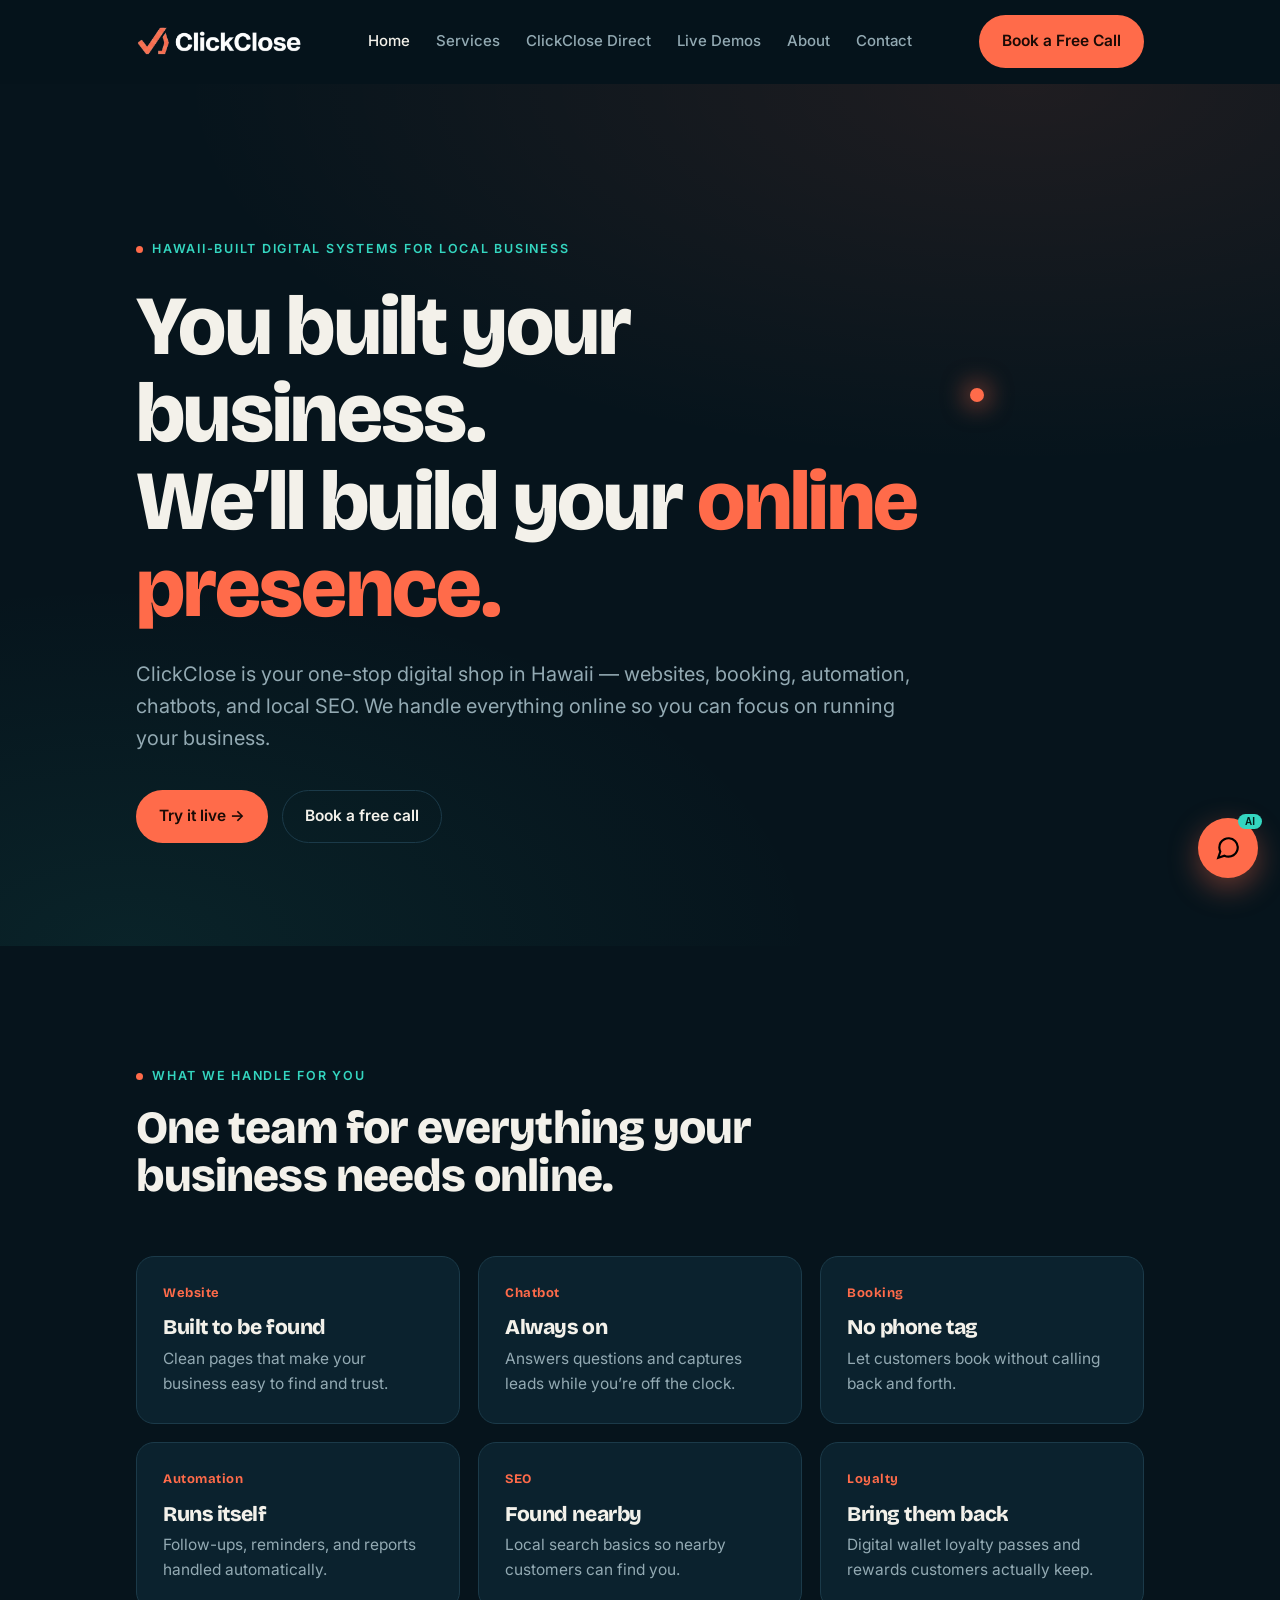
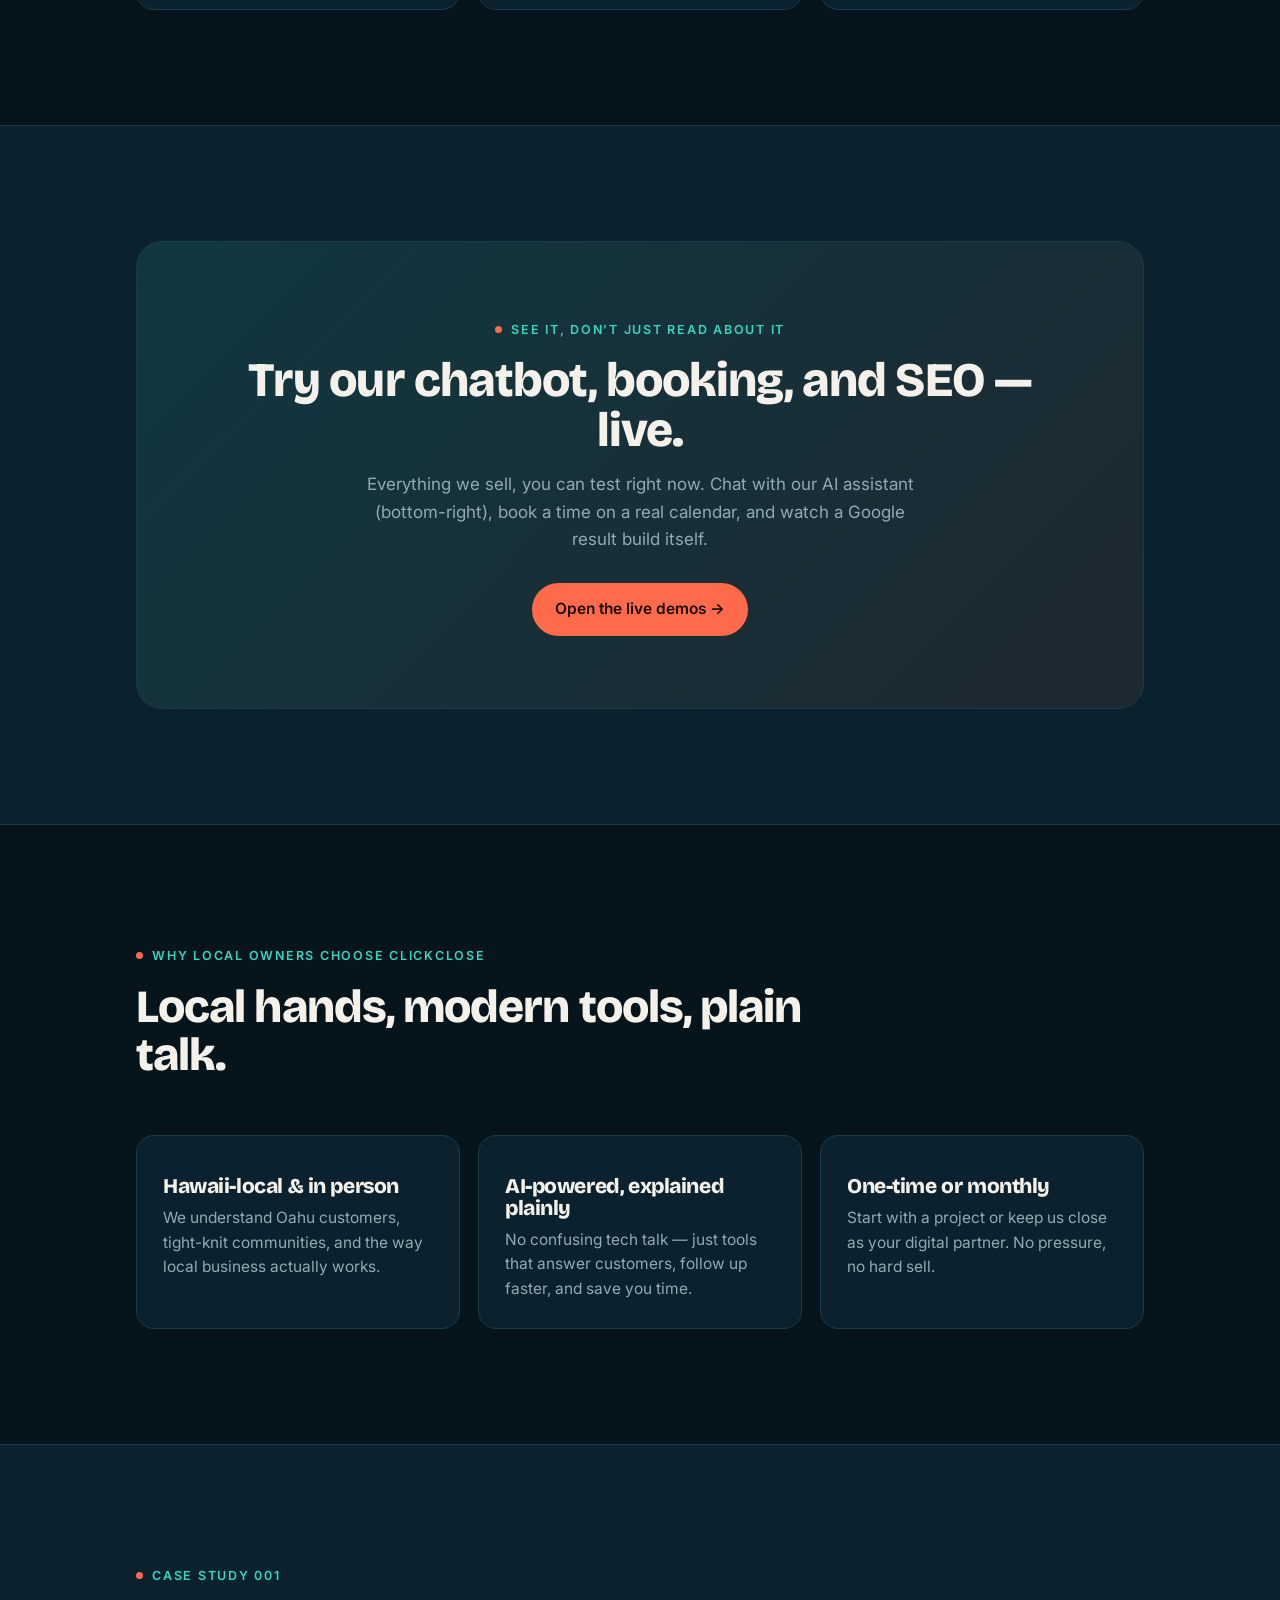
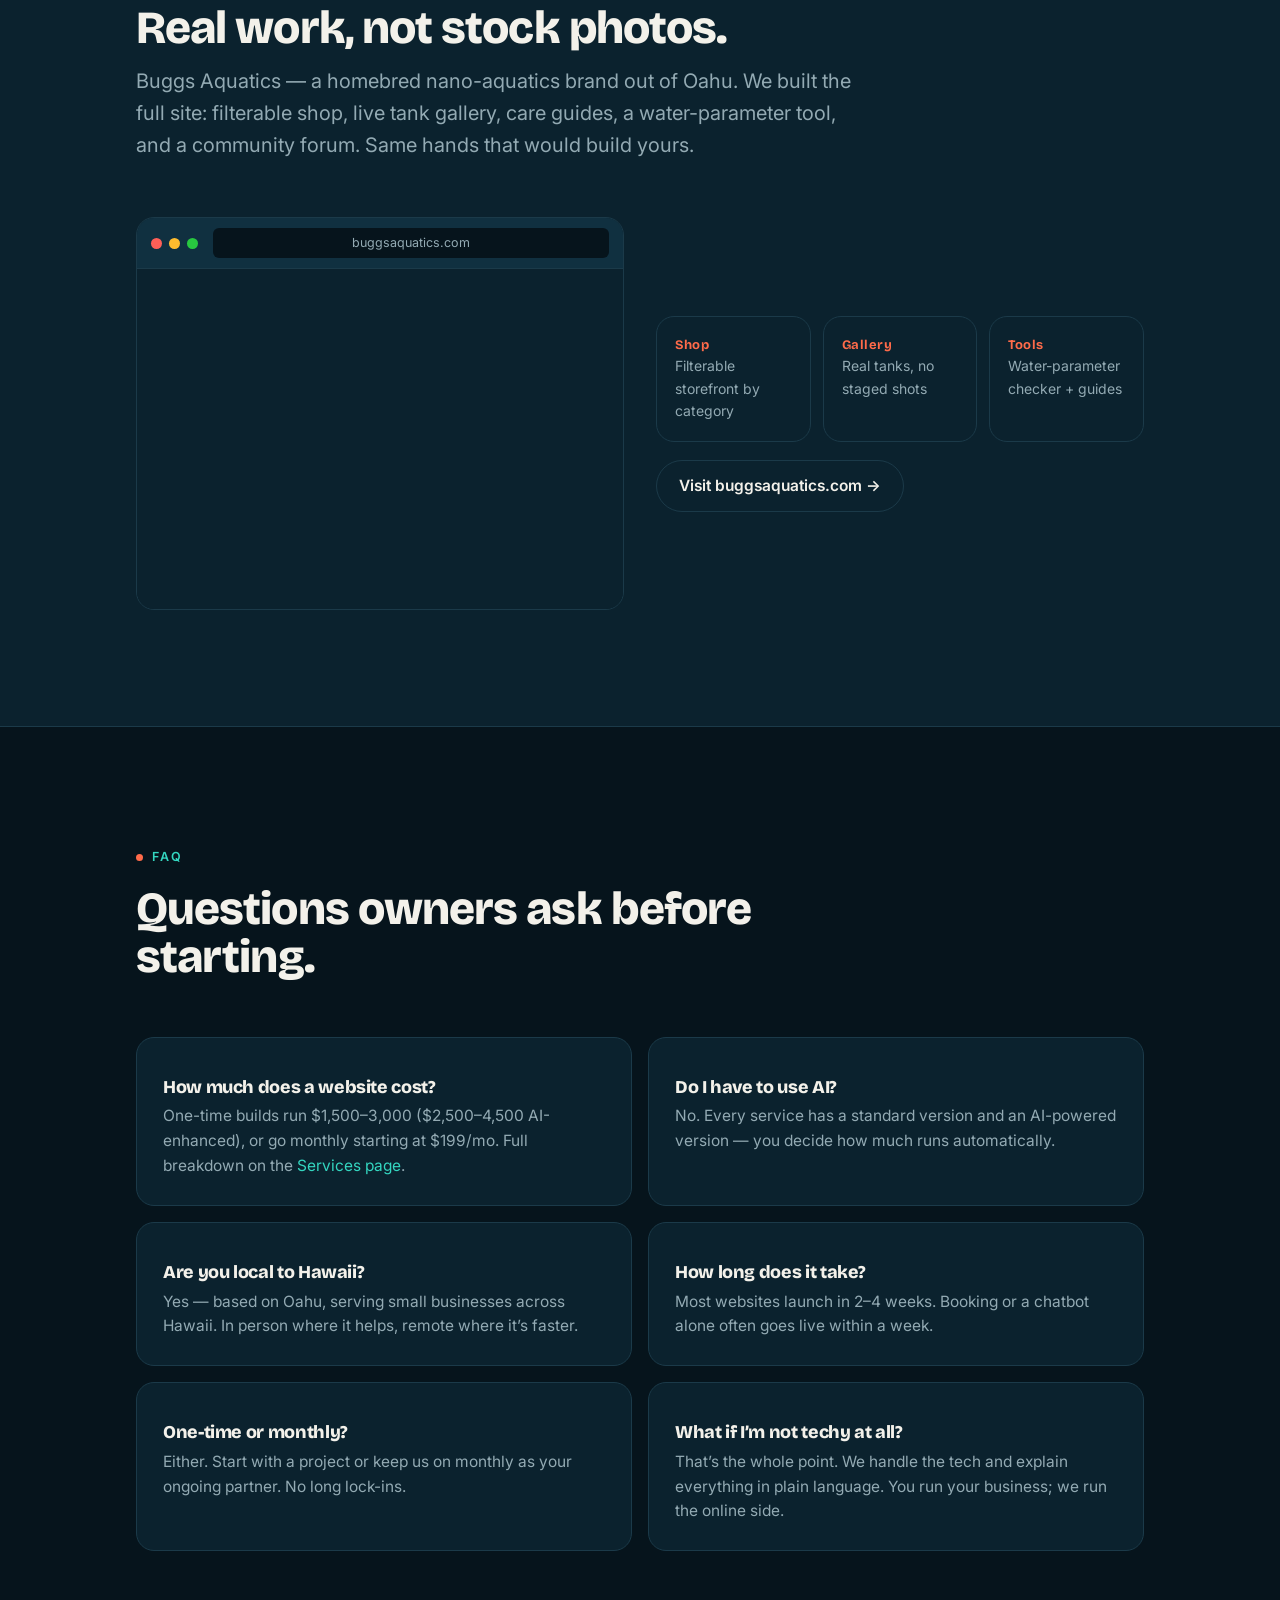
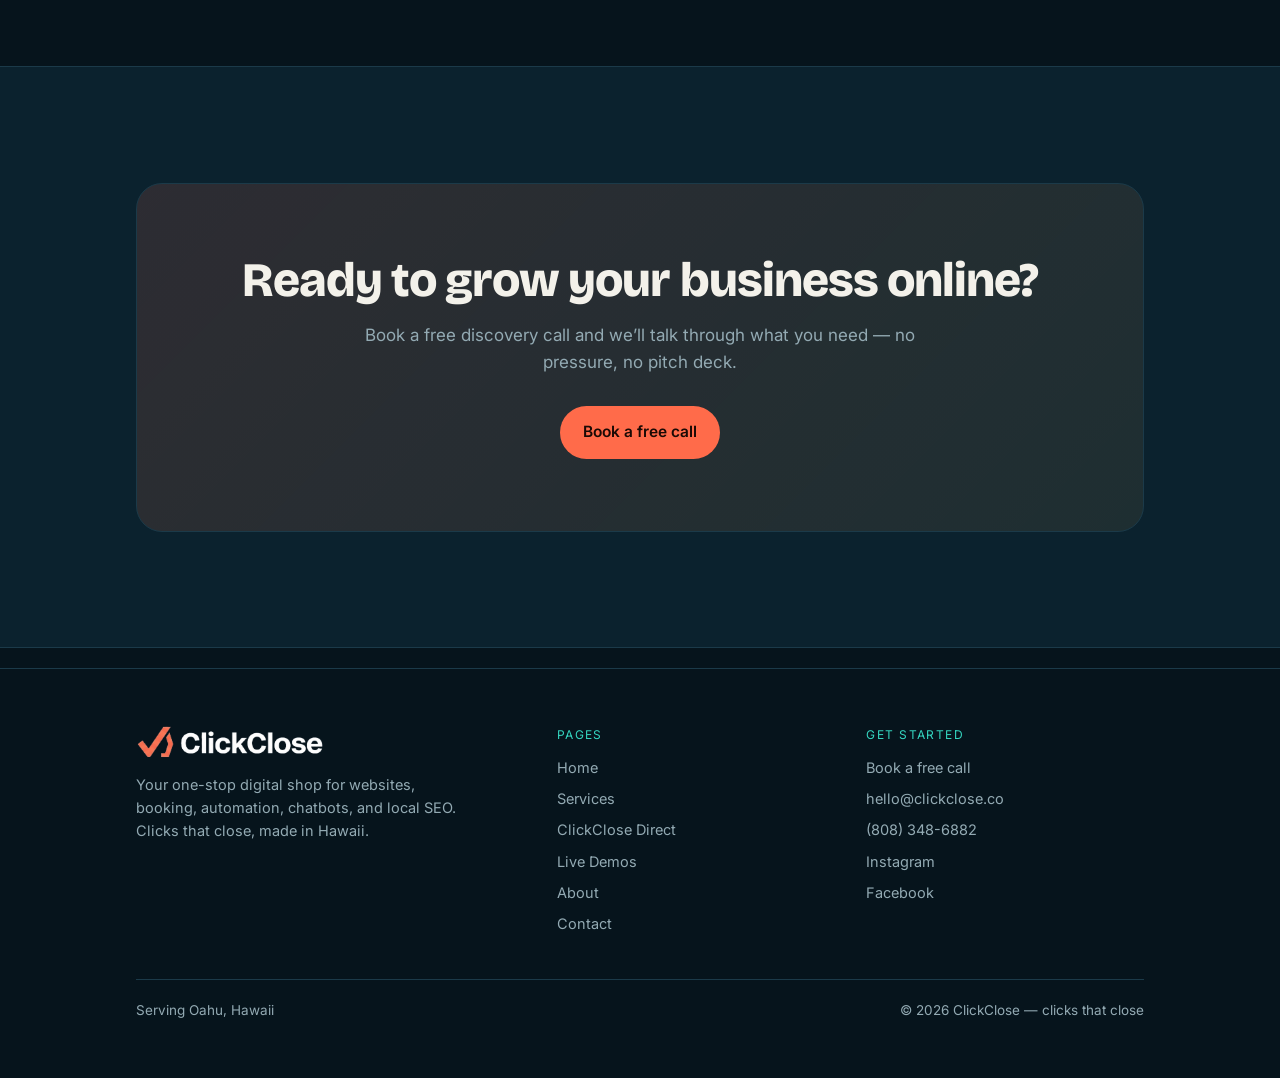
<file: index.html>
<!DOCTYPE html>
<html lang="en">
<head>
<meta charset="utf-8" />
<meta name="viewport" content="width=device-width, initial-scale=1" />
<title>ClickClose — Hawaii Digital Agency</title>
<meta name="description" content="ClickClose is a Hawaii digital agency: websites, booking, automation, AI chatbots, and local SEO for local small businesses." />
<link rel="canonical" href="https://clickclose.co/index.html" />
<meta property="og:title" content="ClickClose — Hawaii Digital Agency" />
<meta property="og:description" content="ClickClose is a Hawaii digital agency: websites, booking, automation, AI chatbots, and local SEO for local small businesses." />
<meta property="og:type" content="website" />
<meta name="twitter:card" content="summary_large_image" />
<meta property="og:image" content="https://clickclose.co/og-image.png" />
<meta name="twitter:image" content="https://clickclose.co/og-image.png" />
<link rel="icon" type="image/png" sizes="32x32" href="favicon-32.png" />
<link rel="icon" type="image/png" sizes="256x256" href="icon.png" />
<link rel="apple-touch-icon" href="apple-touch-icon.png" />
<meta name="theme-color" content="#06141C" />
<link rel="preconnect" href="https://fonts.googleapis.com">
<link rel="preconnect" href="https://fonts.gstatic.com" crossorigin>
<link href="https://fonts.googleapis.com/css2?family=Bricolage+Grotesque:opsz,wght@12..96,600;12..96,700;12..96,800&family=Inter:wght@400;500;600&display=swap" rel="stylesheet">
<script type="application/ld+json">
{"@context":"https://schema.org","@type":"ProfessionalService","name":"ClickClose","description":"Hawaii digital agency: websites, AI chatbots, booking systems, automation, and local SEO for small businesses.","url":"https://clickclose.co","email":"hello@clickclose.co","telephone":"+18083486882","image":"https://clickclose.co/og-image.png","logo":"https://clickclose.co/icon.png","priceRange":"$$","sameAs":["https://www.instagram.com/clickclose.co","https://www.facebook.com/profile.php?id=61591345151445"],"areaServed":[{"@type":"City","name":"Kapolei"},{"@type":"City","name":"Ewa Beach"},{"@type":"City","name":"Honolulu"},{"@type":"AdministrativeArea","name":"Oahu"}],"address":{"@type":"PostalAddress","addressRegion":"HI","addressLocality":"Kapolei","addressCountry":"US"},"geo":{"@type":"GeoCoordinates","latitude":21.3357,"longitude":-158.0581}}
</script>
<script type="application/ld+json">
{"@context":"https://schema.org","@type":"FAQPage","mainEntity":[
{"@type":"Question","name":"How much does a website cost?","acceptedAnswer":{"@type":"Answer","text":"One-time website builds run $1,500-3,000 (or $2,500-4,500 AI-enhanced). You can also go monthly with a retainer starting at $199/mo."}},
{"@type":"Question","name":"Do I have to use AI?","acceptedAnswer":{"@type":"Answer","text":"No. Every service comes in a standard version and an AI-powered version. You choose how much runs automatically."}},
{"@type":"Question","name":"Are you local to Hawaii?","acceptedAnswer":{"@type":"Answer","text":"Yes. ClickClose is based on Oahu and serves small businesses across Hawaii, in person where it helps and remote where it is faster."}},
{"@type":"Question","name":"How long does it take?","acceptedAnswer":{"@type":"Answer","text":"Most websites launch in 2-4 weeks. Smaller setups like booking or a chatbot often go live within a week."}},
{"@type":"Question","name":"One-time or monthly?","acceptedAnswer":{"@type":"Answer","text":"Either. Start with a one-time project or keep ClickClose on monthly as an ongoing partner. No long lock-ins."}}
]}
</script>
<style>
:root{
  --ink:#06141C;--ink-2:#0B222E;--ink-3:#103040;--line:#1B3A49;
  --coral:#FF6B4A;--gold:#FFC15E;--teal:#34D6C0;
  --cloud:#F3F1EA;--mist:#93AAB3;
  --display:"Bricolage Grotesque","Inter",system-ui,sans-serif;
  --body:"Inter",system-ui,-apple-system,sans-serif;
  --maxw:1120px;--pad:clamp(20px,5vw,56px);--radius:18px;
}
*{box-sizing:border-box}
html{scroll-behavior:smooth;-webkit-text-size-adjust:100%}
body{margin:0;background:var(--ink);color:var(--cloud);font-family:var(--body);font-size:17px;line-height:1.6;-webkit-font-smoothing:antialiased;overflow-x:hidden}
img{max-width:100%;display:block}
a{color:inherit;text-decoration:none}
h1,h2,h3{font-family:var(--display);font-weight:800;line-height:1.04;letter-spacing:-.02em;margin:0}
p{margin:0}
.wrap{max-width:var(--maxw);margin:0 auto;padding-inline:var(--pad)}
.section{padding-block:clamp(64px,9vw,130px)}
.eyebrow{display:inline-flex;align-items:center;gap:9px;font-family:var(--body);font-size:12.5px;font-weight:600;letter-spacing:.14em;text-transform:uppercase;color:var(--teal)}
.eyebrow::before{content:"";width:7px;height:7px;border-radius:50%;background:var(--coral);box-shadow:0 0 0 0 rgba(255,107,74,.55);animation:pulse 2.4s infinite}
@keyframes pulse{0%{box-shadow:0 0 0 0 rgba(255,107,74,.55)}70%{box-shadow:0 0 0 9px rgba(255,107,74,0)}100%{box-shadow:0 0 0 0 rgba(255,107,74,0)}}
.lead{color:var(--mist);font-size:clamp(17px,2vw,20px);max-width:60ch}
.section-head{max-width:720px;margin-bottom:clamp(36px,5vw,56px)}
.section-head h2{font-size:clamp(28px,4.4vw,46px);margin:16px 0 0}
.btn{display:inline-flex;align-items:center;gap:9px;font-family:var(--body);font-weight:600;font-size:15.5px;padding:13px 22px;border-radius:999px;border:1px solid transparent;transition:transform .18s,background .18s,border-color .18s;cursor:pointer}
.btn:hover{transform:translateY(-2px)}
.btn-primary{background:var(--coral);color:#1a0a05}.btn-primary:hover{background:#ff7d5f}
.btn-ghost{background:transparent;color:var(--cloud);border-color:var(--line)}.btn-ghost:hover{border-color:var(--teal)}
.nav{position:sticky;top:0;z-index:50;background:rgba(6,20,28,.72);backdrop-filter:blur(14px);border-bottom:1px solid transparent;transition:border-color .3s,background .3s}
.nav.scrolled{border-bottom-color:var(--line)}
.nav-inner{max-width:var(--maxw);margin:0 auto;padding:15px var(--pad);display:flex;align-items:center;justify-content:space-between;gap:20px}
.brand{display:inline-flex;align-items:center;gap:10px;font-family:var(--display);font-weight:800;font-size:21px;letter-spacing:-.01em}
.brand .dot{width:9px;height:9px;border-radius:50%;background:var(--coral);box-shadow:0 0 10px var(--coral)}
.brand-logo{height:30px;width:auto;display:block}
.footer-logo{height:34px;width:auto;margin:0 0 14px}
@media(max-width:520px){.brand-logo{height:25px}}
.nav-links{display:flex;align-items:center;gap:26px}
.nav-links a{color:var(--mist);font-size:15px;font-weight:500;transition:color .15s}
.nav-links a:hover,.nav-links a[aria-current=page]{color:var(--cloud)}
.nav-cta{display:inline-flex;align-items:center;gap:18px}
.nav-toggle{display:none;background:none;border:0;cursor:pointer;padding:6px;color:var(--cloud)}
.mobile-menu{display:none}
.hero{position:relative;overflow:hidden}
.hero-inner{position:relative;z-index:2;padding-block:clamp(72px,12vw,150px) clamp(56px,8vw,110px)}
.hero h1{font-size:clamp(40px,7.4vw,84px);max-width:16ch;margin:22px 0 0}
.hero h1 .glow{color:var(--coral)}
.hero .lead{margin-top:26px}
.hero-cta{display:flex;flex-wrap:wrap;gap:14px;margin-top:36px}
.signal{position:absolute;top:-8%;right:-6%;width:min(760px,86vw);aspect-ratio:1;z-index:1;pointer-events:none}
.signal .ring{position:absolute;inset:0;margin:auto;width:18%;aspect-ratio:1;border-radius:50%;border:1.5px solid var(--coral);opacity:0;animation:ripple 6s linear infinite}
.signal .ring:nth-child(2){animation-delay:1.5s;border-color:var(--gold)}
.signal .ring:nth-child(3){animation-delay:3s;border-color:var(--teal)}
.signal .ring:nth-child(4){animation-delay:4.5s;border-color:var(--coral)}
.signal .core{position:absolute;inset:0;margin:auto;width:14px;height:14px;border-radius:50%;background:var(--coral);box-shadow:0 0 24px 4px rgba(255,107,74,.6)}
@keyframes ripple{0%{transform:scale(.2);opacity:0}12%{opacity:.8}100%{transform:scale(5.4);opacity:0}}
.hero::after{content:"";position:absolute;inset:0;z-index:0;background:radial-gradient(120% 80% at 80% 0%,rgba(255,107,74,.10),transparent 55%),radial-gradient(90% 70% at 10% 100%,rgba(52,214,192,.08),transparent 60%)}
.grid{display:grid;gap:18px}
.grid-5{grid-template-columns:repeat(5,1fr)}.grid-3{grid-template-columns:repeat(3,1fr)}.grid-2{grid-template-columns:repeat(2,1fr)}
.card{background:var(--ink-2);border:1px solid var(--line);border-radius:var(--radius);padding:26px;transition:transform .2s,border-color .2s}
.card:hover{transform:translateY(-4px);border-color:#2a5060}
.card .num{font-family:var(--display);font-size:13px;font-weight:700;color:var(--coral);letter-spacing:.04em}
.card h3{font-size:21px;margin:14px 0 8px}
.card p{color:var(--mist);font-size:15.5px}
.tiers{display:grid;grid-template-columns:repeat(3,1fr);gap:18px;align-items:start}
.tier{position:relative;background:var(--ink-2);border:1px solid var(--line);border-radius:var(--radius);padding:30px 26px;display:flex;flex-direction:column}
.tier.featured{border-color:var(--coral);background:linear-gradient(180deg,rgba(255,107,74,.07),var(--ink-2))}
.tier .badge{position:absolute;top:-12px;left:26px;background:var(--coral);color:#1a0a05;font-size:11.5px;font-weight:700;letter-spacing:.06em;text-transform:uppercase;padding:5px 12px;border-radius:999px}
.tier h3{font-size:24px}
.tier .price{color:var(--gold);font-family:var(--body);font-weight:600;font-size:15px;margin:12px 0 18px;line-height:1.5}
.tier .desc{color:var(--mist);font-size:15px}.tier .ai{color:var(--teal);font-size:14px;margin-top:14px}
.tier .btn{margin-top:24px;align-self:flex-start}
.pricelist{display:grid;grid-template-columns:repeat(2,1fr);gap:0;border:1px solid var(--line);border-radius:var(--radius);overflow:hidden}
.pricerow{display:flex;align-items:center;justify-content:space-between;gap:16px;padding:20px 24px;border-bottom:1px solid var(--line);background:var(--ink-2)}
.pricelist .pricerow:nth-last-child(-n+2){border-bottom:0}
.pricerow:nth-child(odd){border-right:1px solid var(--line)}
.pricerow .label{color:var(--cloud);font-size:15.5px}
.pricerow .amount{font-family:var(--display);font-weight:700;color:var(--gold);white-space:nowrap}
.compare{display:grid;grid-template-columns:1fr 1fr;gap:18px}
.compare .card.alt{background:linear-gradient(180deg,rgba(52,214,192,.07),var(--ink-2));border-color:#1f4a52}
.quote{background:var(--ink-2);border:1px solid var(--line);border-radius:var(--radius);padding:28px}
.quote p{font-size:17px;color:var(--cloud)}.quote .who{margin-top:18px;color:var(--mist);font-size:14px;font-weight:600}
.cta-band{background:linear-gradient(135deg,rgba(255,107,74,.14),rgba(255,193,94,.08));border:1px solid var(--line);border-radius:26px;padding:clamp(40px,6vw,72px);text-align:center}
.cta-band h2{font-size:clamp(28px,4.5vw,48px)}
.cta-band p{color:var(--mist);margin:16px auto 0;max-width:52ch}.cta-band .btn{margin-top:30px}
.footer{border-top:1px solid var(--line);padding-block:56px;margin-top:20px}
.footer-grid{display:grid;grid-template-columns:1.4fr 1fr 1fr;gap:32px}
.footer h4{font-family:var(--display);font-size:20px;margin:0 0 12px}
.footer p{color:var(--mist);font-size:14.5px;max-width:38ch}
.footer a{color:var(--mist);font-size:14.5px;display:block;padding:4px 0}.footer a:hover{color:var(--cloud)}
.footer .col-label{font-size:12px;letter-spacing:.12em;text-transform:uppercase;color:var(--teal);margin-bottom:8px}
.footer-bottom{margin-top:40px;padding-top:20px;border-top:1px solid var(--line);color:var(--mist);font-size:13.5px;display:flex;justify-content:space-between;flex-wrap:wrap;gap:8px}
.form{display:grid;gap:16px;max-width:560px}
.field{display:grid;gap:7px}
.field label{font-size:13.5px;font-weight:600;color:var(--mist)}
.field input,.field textarea,.field select{background:var(--ink-2);border:1px solid var(--line);border-radius:12px;padding:13px 15px;color:var(--cloud);font-family:var(--body);font-size:15.5px}
.field textarea{min-height:130px;resize:vertical}
.field input:focus,.field textarea:focus,.field select:focus{outline:none;border-color:var(--teal);box-shadow:0 0 0 3px rgba(52,214,192,.18)}
.form-note{color:var(--mist);font-size:13.5px}
.reveal{opacity:0;transform:translateY(22px);transition:opacity .7s,transform .7s}
.reveal.in{opacity:1;transform:none}
/* ---- Chatbot widget ---- */
.chat-launcher{position:fixed;right:22px;bottom:22px;z-index:90;width:60px;height:60px;border-radius:50%;background:var(--coral);border:0;cursor:pointer;display:flex;align-items:center;justify-content:center;box-shadow:0 10px 30px rgba(255,107,74,.4);transition:transform .2s}
.chat-launcher:hover{transform:translateY(-3px) scale(1.04)}
.chat-launcher .badge-new{position:absolute;top:-4px;right:-4px;background:var(--teal);color:#04201c;font-size:10px;font-weight:700;padding:2px 7px;border-radius:999px}
.chat-panel{position:fixed;right:22px;bottom:94px;z-index:91;width:min(380px,calc(100vw - 32px));height:min(560px,calc(100vh - 130px));background:var(--ink-2);border:1px solid var(--line);border-radius:20px;display:none;flex-direction:column;overflow:hidden;box-shadow:0 24px 60px rgba(0,0,0,.55)}
.chat-panel.open{display:flex}
.chat-head{padding:15px 18px;border-bottom:1px solid var(--line);display:flex;align-items:center;gap:11px;background:linear-gradient(180deg,rgba(255,107,74,.12),transparent)}
.chat-head .avatar{width:38px;height:38px;border-radius:50%;background:var(--coral);display:flex;align-items:center;justify-content:center;font-family:var(--display);font-weight:800;color:#1a0a05;overflow:hidden}
.chat-head .avatar img{width:100%;height:100%;object-fit:cover;display:block}
.chat-head h4{font-family:var(--display);font-size:16px;margin:0;line-height:1.2}
.chat-head .status{font-size:11.5px;color:var(--teal);display:flex;align-items:center;gap:6px}
.chat-head .status::before{content:"";width:7px;height:7px;border-radius:50%;background:var(--teal)}
.chat-close{margin-left:auto;background:none;border:0;color:var(--mist);cursor:pointer;font-size:20px;line-height:1}
.chat-body{flex:1;overflow-y:auto;padding:18px;display:flex;flex-direction:column;gap:11px}
.msg{max-width:86%;padding:11px 14px;border-radius:15px;font-size:14.5px;line-height:1.5}
.msg.bot{background:var(--ink-3);border:1px solid var(--line);align-self:flex-start;border-bottom-left-radius:4px}
.msg.user{background:var(--coral);color:#1a0a05;align-self:flex-end;border-bottom-right-radius:4px}
.msg a{color:var(--teal);text-decoration:underline}
.msg.user a{color:#1a0a05}
.chat-chips{display:flex;flex-wrap:wrap;gap:8px;padding:0 18px 8px}
.chip{background:transparent;border:1px solid var(--line);color:var(--cloud);font-size:12.5px;padding:7px 12px;border-radius:999px;cursor:pointer;font-family:var(--body)}
.chip:hover{border-color:var(--teal);color:var(--teal)}
.chat-input{display:flex;gap:8px;padding:12px;border-top:1px solid var(--line)}
.chat-input input{flex:1;background:var(--ink);border:1px solid var(--line);border-radius:999px;padding:11px 15px;color:var(--cloud);font-family:var(--body);font-size:14.5px}
.chat-input input:focus{outline:none;border-color:var(--teal)}
.chat-send{background:var(--coral);border:0;width:42px;height:42px;border-radius:50%;cursor:pointer;display:flex;align-items:center;justify-content:center;color:#1a0a05;flex-shrink:0}
.typing{display:flex;gap:4px;padding:13px 14px;background:var(--ink-3);border:1px solid var(--line);border-radius:15px;border-bottom-left-radius:4px;align-self:flex-start;width:fit-content}
.typing span{width:7px;height:7px;border-radius:50%;background:var(--mist);animation:blink 1.2s infinite}
.typing span:nth-child(2){animation-delay:.2s}.typing span:nth-child(3){animation-delay:.4s}
@keyframes blink{0%,60%,100%{opacity:.3}30%{opacity:1}}
/* ---- Booking widget ---- */
.booking{background:var(--ink-2);border:1px solid var(--line);border-radius:var(--radius);padding:clamp(22px,4vw,34px);max-width:640px}
.steps{display:flex;gap:8px;margin-bottom:26px}
.step-dot{flex:1;height:4px;border-radius:2px;background:var(--line)}
.step-dot.active{background:var(--coral)}
.booking h3{font-size:21px;margin-bottom:6px}
.booking .sub{color:var(--mist);font-size:14.5px;margin-bottom:20px}
.opt-grid{display:grid;grid-template-columns:repeat(2,1fr);gap:12px}
.opt{background:var(--ink-3);border:1px solid var(--line);border-radius:12px;padding:15px 16px;cursor:pointer;text-align:left;color:var(--cloud);font-family:var(--body);font-size:15px;transition:border-color .15s}
.opt:hover,.opt.sel{border-color:var(--coral)}
.opt small{display:block;color:var(--mist);font-size:12.5px;margin-top:3px}
.cal-head{display:flex;justify-content:space-between;align-items:center;margin-bottom:14px}
.cal-head button{background:var(--ink-3);border:1px solid var(--line);color:var(--cloud);width:34px;height:34px;border-radius:9px;cursor:pointer}
.cal-head button:disabled{opacity:.3;cursor:default}
.cal-head .mlabel{font-family:var(--display);font-weight:700}
.cal-dow{display:grid;grid-template-columns:repeat(7,1fr);gap:6px;margin-bottom:6px}
.cal-dow span{text-align:center;font-size:11px;color:var(--mist)}
.cal-grid{display:grid;grid-template-columns:repeat(7,1fr);gap:6px}
.cal-cell{aspect-ratio:1;display:flex;align-items:center;justify-content:center;border-radius:10px;font-size:14px;border:1px solid transparent;color:var(--cloud);cursor:pointer}
.cal-cell.muted{color:var(--mist);opacity:.25;cursor:default}
.cal-cell.avail:hover{border-color:var(--teal)}
.cal-cell.sel{background:var(--coral);color:#1a0a05;font-weight:700}
.slots{display:grid;grid-template-columns:repeat(3,1fr);gap:10px}
.slot{background:var(--ink-3);border:1px solid var(--line);border-radius:10px;padding:12px;cursor:pointer;color:var(--cloud);font-size:14px;font-family:var(--body)}
.slot:hover,.slot.sel{border-color:var(--coral)}
.slot.taken{opacity:.3;cursor:not-allowed;text-decoration:line-through}
.book-nav{display:flex;justify-content:space-between;margin-top:24px;gap:12px}
.book-confirm{text-align:center;padding:8px}
.book-confirm .check{width:64px;height:64px;border-radius:50%;background:rgba(52,214,192,.15);border:1px solid var(--teal);display:flex;align-items:center;justify-content:center;margin:0 auto 18px}
.book-summary{background:var(--ink-3);border:1px solid var(--line);border-radius:12px;padding:18px;text-align:left;margin:18px 0;font-size:14.5px;line-height:1.9}
.book-summary b{color:var(--gold)}
/* ---- SEO tool ---- */
.seo-tool{display:grid;grid-template-columns:1fr 1fr;gap:26px;align-items:start}
.serp{background:#fff;border-radius:14px;padding:22px;font-family:arial,helvetica,sans-serif}
.serp .crumb{color:#5f6368;font-size:12.5px;display:flex;align-items:center;gap:6px}
.serp .crumb .fav{width:18px;height:18px;border-radius:50%;background:#FF6B4A;display:inline-block}
.serp .title{color:#1a0dab;font-size:20px;line-height:1.3;margin:5px 0 3px}
.serp .desc{color:#4d5156;font-size:14px;line-height:1.5}
.serp .stars{color:#fbbc04;font-size:13px;margin-top:6px}
.serp .stars small{color:#70757a}
.localcard{background:#fff;border-radius:14px;padding:16px;margin-top:14px;font-family:arial,sans-serif;display:flex;gap:12px;align-items:center}
.localcard .pin{width:42px;height:42px;border-radius:10px;background:#e8f0fe;display:flex;align-items:center;justify-content:center;font-size:20px}
.localcard .b{color:#202124;font-size:15px;font-weight:700}
.localcard .m{color:#70757a;font-size:12.5px}
.checklist .item{display:flex;gap:11px;align-items:flex-start;padding:11px 0;border-bottom:1px solid var(--line);font-size:14.5px}
.checklist .item:last-child{border-bottom:0}
.checklist .tick{color:var(--teal);flex-shrink:0;margin-top:2px}
.checklist .item span b{color:var(--cloud)}
.checklist .item small{color:var(--mist);display:block}
@media(max-width:900px){
  .grid-5{grid-template-columns:repeat(2,1fr)}
  .grid-3,.grid-2,.tiers,.compare,.footer-grid,.seo-tool{grid-template-columns:1fr}
  .pricelist{grid-template-columns:1fr}
  .pricerow:nth-child(odd){border-right:0}
  .pricerow{border-bottom:1px solid var(--line)!important}
  .nav-links,.nav-cta .btn{display:none}
  .nav-toggle{display:inline-flex}
  .mobile-menu.open{display:flex;flex-direction:column;gap:4px;padding:8px var(--pad) 20px;border-bottom:1px solid var(--line);background:rgba(6,20,28,.96)}
  .mobile-menu a{padding:12px 0;color:var(--cloud);font-size:17px;border-bottom:1px solid var(--line)}
  .mobile-menu .btn{margin-top:14px;justify-content:center}
  .opt-grid{grid-template-columns:1fr}
}
@media(max-width:520px){.grid-5{grid-template-columns:1fr}.slots{grid-template-columns:repeat(2,1fr)}}
/* ---- ClickClose Direct dashboard ---- */
.stat-row{display:grid;grid-template-columns:repeat(3,1fr);gap:18px}
.stat-box{background:var(--ink-2);border:1px solid var(--line);border-radius:16px;padding:24px;text-align:center}
.stat-box .big{font-family:var(--display);font-weight:800;font-size:clamp(28px,4vw,40px);color:var(--gold)}
.stat-box .lbl{color:var(--mist);font-size:13.5px;margin-top:6px}
.stat-box.pending .big{color:var(--teal);font-size:20px}
.spot-grid{display:grid;grid-template-columns:repeat(4,1fr);gap:12px}
.spot{border-radius:14px;padding:16px 14px;text-align:center;border:1px solid var(--line);min-height:78px;display:flex;flex-direction:column;justify-content:center}
.spot.open{background:var(--ink-2);border-style:dashed;border-color:#2a5060}
.spot.open .cat{color:var(--mist);font-size:13px}
.spot.open .status{color:var(--teal);font-weight:700;font-size:12px;margin-top:4px;letter-spacing:.04em;text-transform:uppercase}
.spot.filled{background:linear-gradient(180deg,rgba(255,107,74,.10),var(--ink-2));border-color:var(--coral)}
.spot.filled .cat{color:var(--cloud);font-weight:700;font-size:13.5px}
.spot.filled .status{color:var(--coral);font-size:11.5px;margin-top:4px;text-transform:uppercase;letter-spacing:.04em}
@media(max-width:900px){.spot-grid{grid-template-columns:repeat(2,1fr)}.stat-row{grid-template-columns:1fr}}
@media(max-width:520px){.spot-grid{grid-template-columns:1fr}}
a:focus-visible,.btn:focus-visible,input:focus-visible,textarea:focus-visible,button:focus-visible{outline:2px solid var(--teal);outline-offset:3px}
@media(prefers-reduced-motion:reduce){
  *{animation:none!important;transition:none!important;scroll-behavior:auto}
  .reveal{opacity:1;transform:none}
  .signal .ring{opacity:.25;transform:scale(2.6)}
  .signal .ring:nth-child(3){transform:scale(4)}.signal .ring:nth-child(4){transform:scale(5)}
}
</style>
</head>
<body>
<nav class="nav" id="nav">
  <div class="nav-inner">
    <a class="brand" href="index.html"><img class="brand-logo" src="logo.png" alt="ClickClose" /></a>
    <div class="nav-links">
      <a href="index.html" aria-current="page">Home</a>
      <a href="services.html">Services</a>
      <a href="direct.html">ClickClose Direct</a>
      <a href="demos.html">Live Demos</a>
      <a href="about.html">About</a>
      <a href="contact.html">Contact</a>
    </div>
    <div class="nav-cta">
      <a class="btn btn-primary" href="contact.html#book-real">Book a Free Call</a>
      <button class="nav-toggle" id="navToggle" aria-label="Open menu" aria-expanded="false">
        <svg width="26" height="26" viewBox="0 0 24 24" fill="none" stroke="currentColor" stroke-width="2"><line x1="3" y1="7" x2="21" y2="7"/><line x1="3" y1="12" x2="21" y2="12"/><line x1="3" y1="17" x2="21" y2="17"/></svg>
      </button>
    </div>
  </div>
  <div class="mobile-menu" id="mobileMenu">
    <a href="index.html">Home</a><a href="services.html">Services</a><a href="direct.html">ClickClose Direct</a><a href="demos.html">Live Demos</a><a href="about.html">About</a><a href="contact.html">Contact</a>
    <a class="btn btn-primary" href="contact.html#book-real">Book a Free Call</a>
  </div>
</nav>
<header class="hero">
  <div class="signal" aria-hidden="true"><span class="ring"></span><span class="ring"></span><span class="ring"></span><span class="ring"></span><span class="core"></span></div>
  <div class="wrap hero-inner">
    <span class="eyebrow">Hawaii-built digital systems for local business</span>
    <h1>You built your business.<br>We&rsquo;ll build your <span class="glow">online presence.</span></h1>
    <p class="lead">ClickClose is your one-stop digital shop in Hawaii &mdash; websites, booking, automation, chatbots, and local SEO. We handle everything online so you can focus on running your business.</p>
    <div class="hero-cta">
      <a class="btn btn-primary" href="demos.html">Try it live &rarr;</a>
      <a class="btn btn-ghost" href="contact.html#book-real">Book a free call</a>
    </div>
  </div>
</header>
<section class="section"><div class="wrap">
  <div class="section-head reveal"><span class="eyebrow">What we handle for you</span><h2>One team for everything your business needs online.</h2></div>
  <div class="grid grid-3">
    <div class="card reveal"><div class="num">Website</div><h3>Built to be found</h3><p>Clean pages that make your business easy to find and trust.</p></div>
    <div class="card reveal"><div class="num">Chatbot</div><h3>Always on</h3><p>Answers questions and captures leads while you&rsquo;re off the clock.</p></div>
    <div class="card reveal"><div class="num">Booking</div><h3>No phone tag</h3><p>Let customers book without calling back and forth.</p></div>
    <div class="card reveal"><div class="num">Automation</div><h3>Runs itself</h3><p>Follow-ups, reminders, and reports handled automatically.</p></div>
    <div class="card reveal"><div class="num">SEO</div><h3>Found nearby</h3><p>Local search basics so nearby customers can find you.</p></div>
    <div class="card reveal"><div class="num">Loyalty</div><h3>Bring them back</h3><p>Digital wallet loyalty passes and rewards customers actually keep.</p></div>
  </div>
</div></section>
<section class="section" style="background:var(--ink-2);border-block:1px solid var(--line)"><div class="wrap">
  <div class="cta-band reveal" style="background:linear-gradient(135deg,rgba(52,214,192,.12),rgba(255,107,74,.08))">
    <span class="eyebrow">See it, don&rsquo;t just read about it</span>
    <h2 style="margin-top:14px">Try our chatbot, booking, and SEO &mdash; live.</h2>
    <p>Everything we sell, you can test right now. Chat with our AI assistant (bottom-right), book a time on a real calendar, and watch a Google result build itself.</p>
    <a class="btn btn-primary" href="demos.html">Open the live demos &rarr;</a>
  </div>
</div></section>
<section class="section"><div class="wrap">
  <div class="section-head reveal"><span class="eyebrow">Why local owners choose ClickClose</span><h2>Local hands, modern tools, plain talk.</h2></div>
  <div class="grid grid-3">
    <div class="card reveal"><h3>Hawaii-local &amp; in person</h3><p>We understand Oahu customers, tight-knit communities, and the way local business actually works.</p></div>
    <div class="card reveal"><h3>AI-powered, explained plainly</h3><p>No confusing tech talk &mdash; just tools that answer customers, follow up faster, and save you time.</p></div>
    <div class="card reveal"><h3>One-time or monthly</h3><p>Start with a project or keep us close as your digital partner. No pressure, no hard sell.</p></div>
  </div>
</div></section>
<section class="section" style="background:var(--ink-2);border-block:1px solid var(--line)"><div class="wrap">
  <div class="section-head reveal"><span class="eyebrow">Case study 001</span><h2>Real work, not stock photos.</h2><p class="lead" style="margin-top:14px">Buggs Aquatics &mdash; a homebred nano-aquatics brand out of Oahu. We built the full site: filterable shop, live tank gallery, care guides, a water-parameter tool, and a community forum. Same hands that would build yours.</p></div>
  <div class="grid grid-2" style="align-items:center;gap:32px">
    <div class="card reveal" style="padding:0;overflow:hidden">
      <div style="display:flex;align-items:center;gap:7px;padding:10px 14px;background:var(--ink-3);border-bottom:1px solid var(--line)">
        <span style="width:11px;height:11px;border-radius:50%;background:#ff5f57"></span>
        <span style="width:11px;height:11px;border-radius:50%;background:#febc2e"></span>
        <span style="width:11px;height:11px;border-radius:50%;background:#28c840"></span>
        <span style="margin-left:8px;font-size:12.5px;color:var(--mist);background:var(--ink);padding:5px 14px;border-radius:6px;flex:1;text-align:center">buggsaquatics.com</span>
      </div>
      <div style="position:relative;height:340px;overflow:hidden;background:#0B222E">
        <iframe src="https://buggsaquatics.com" title="Buggs Aquatics website preview" loading="lazy" style="border:0;width:1280px;height:960px;transform:scale(.5);transform-origin:top left;pointer-events:none"></iframe>
        <a href="https://buggsaquatics.com" target="_blank" rel="noopener" aria-label="Visit Buggs Aquatics" style="position:absolute;inset:0"></a>
      </div>
    </div>
    <div class="reveal">
      <div class="grid grid-3" style="gap:12px;margin-bottom:18px">
        <div class="card" style="padding:18px"><div class="num">Shop</div><p style="font-size:14px">Filterable storefront by category</p></div>
        <div class="card" style="padding:18px"><div class="num">Gallery</div><p style="font-size:14px">Real tanks, no staged shots</p></div>
        <div class="card" style="padding:18px"><div class="num">Tools</div><p style="font-size:14px">Water-parameter checker + guides</p></div>
      </div>
      <a class="btn btn-ghost" href="https://buggsaquatics.com" target="_blank" rel="noopener">Visit buggsaquatics.com &rarr;</a>
    </div>
  </div>
</div></section>
<section class="section"><div class="wrap">
  <div class="section-head reveal"><span class="eyebrow">FAQ</span><h2>Questions owners ask before starting.</h2></div>
  <div class="grid grid-2" style="gap:16px">
    <div class="card reveal"><h3 style="font-size:18px">How much does a website cost?</h3><p>One-time builds run $1,500&ndash;3,000 ($2,500&ndash;4,500 AI-enhanced), or go monthly starting at $199/mo. Full breakdown on the <a href="services.html" style="color:var(--teal)">Services page</a>.</p></div>
    <div class="card reveal"><h3 style="font-size:18px">Do I have to use AI?</h3><p>No. Every service has a standard version and an AI-powered version &mdash; you decide how much runs automatically.</p></div>
    <div class="card reveal"><h3 style="font-size:18px">Are you local to Hawaii?</h3><p>Yes &mdash; based on Oahu, serving small businesses across Hawaii. In person where it helps, remote where it&rsquo;s faster.</p></div>
    <div class="card reveal"><h3 style="font-size:18px">How long does it take?</h3><p>Most websites launch in 2&ndash;4 weeks. Booking or a chatbot alone often goes live within a week.</p></div>
    <div class="card reveal"><h3 style="font-size:18px">One-time or monthly?</h3><p>Either. Start with a project or keep us on monthly as your ongoing partner. No long lock-ins.</p></div>
    <div class="card reveal"><h3 style="font-size:18px">What if I&rsquo;m not techy at all?</h3><p>That&rsquo;s the whole point. We handle the tech and explain everything in plain language. You run your business; we run the online side.</p></div>
  </div>
</div></section>
<section class="section" style="background:var(--ink-2);border-block:1px solid var(--line)"><div class="wrap">
  <div class="cta-band reveal"><h2>Ready to grow your business online?</h2><p>Book a free discovery call and we&rsquo;ll talk through what you need &mdash; no pressure, no pitch deck.</p><a class="btn btn-primary" href="contact.html#book-real">Book a free call</a></div>
</div></section>
<footer class="footer"><div class="wrap">
  <div class="footer-grid">
    <div><img class="footer-logo" src="logo.png" alt="ClickClose" />
      <p>Your one-stop digital shop for websites, booking, automation, chatbots, and local SEO. Clicks that close, made in Hawaii.</p></div>
    <div><div class="col-label">Pages</div>
      <a href="index.html">Home</a><a href="services.html">Services</a><a href="direct.html">ClickClose Direct</a><a href="demos.html">Live Demos</a><a href="about.html">About</a><a href="contact.html">Contact</a></div>
    <div><div class="col-label">Get started</div>
      <a href="contact.html#book-real">Book a free call</a>
      <a href="mailto:hello@clickclose.co">hello@clickclose.co</a>
      <a href="tel:+18083486882">(808) 348-6882</a>
      <a href="https://www.instagram.com/clickclose.co" target="_blank" rel="noopener">Instagram</a>
      <a href="https://www.facebook.com/profile.php?id=61591345151445" target="_blank" rel="noopener">Facebook</a></div>
  </div>
  <div class="footer-bottom"><span>Serving Oahu, Hawaii</span><span>&copy; 2026 ClickClose &mdash; clicks that close</span></div>
</div></footer>
<!-- ===== AI chatbot widget (on every page) ===== -->
<button class="chat-launcher" id="chatLauncher" aria-label="Open chat">
  <span class="badge-new">AI</span>
  <svg width="26" height="26" viewBox="0 0 24 24" fill="none" stroke="currentColor" stroke-width="2"><path d="M21 11.5a8.38 8.38 0 0 1-.9 3.8 8.5 8.5 0 0 1-7.6 4.7 8.38 8.38 0 0 1-3.8-.9L3 21l1.9-5.7a8.38 8.38 0 0 1-.9-3.8 8.5 8.5 0 0 1 4.7-7.6 8.38 8.38 0 0 1 3.8-.9h.5a8.48 8.48 0 0 1 8 8v.5z"/></svg>
</button>
<div class="chat-panel" id="chatPanel" role="dialog" aria-label="ClickClose assistant">
  <div class="chat-head">
    <div class="avatar"><img src="icon.png" alt="ClickClose" /></div>
    <div><h4>ClickClose Assistant</h4><div class="status">Online &middot; replies instantly</div></div>
    <button class="chat-close" id="chatClose" aria-label="Close chat">&times;</button>
  </div>
  <div class="chat-body" id="chatBody"></div>
  <div class="chat-chips" id="chatChips"></div>
  <div class="chat-input">
    <input id="chatText" type="text" placeholder="Ask about pricing, booking, SEO..." autocomplete="off" />
    <button class="chat-send" id="chatSend" aria-label="Send">
      <svg width="18" height="18" viewBox="0 0 24 24" fill="none" stroke="currentColor" stroke-width="2"><line x1="22" y1="2" x2="11" y2="13"/><polygon points="22 2 15 22 11 13 2 9 22 2"/></svg>
    </button>
  </div>
</div>
<script>
var nav=document.getElementById('nav');
addEventListener('scroll',function(){nav.classList.toggle('scrolled',scrollY>10)});
var t=document.getElementById('navToggle'),m=document.getElementById('mobileMenu');
if(t)t.addEventListener('click',function(){var o=m.classList.toggle('open');t.setAttribute('aria-expanded',o)});
var io=new IntersectionObserver(function(es){es.forEach(function(e){if(e.isIntersecting){e.target.classList.add('in');io.unobserve(e.target)}})},{threshold:.12});
document.querySelectorAll('.reveal').forEach(function(el){io.observe(el)});

/* ============================================================
   ClickClose AI assistant — runs fully in the browser, no API key.
   Knowledge base below is tailored to ClickClose's services.
   TO UPGRADE TO A REAL LLM (Claude API): replace the answer()
   call inside send() with a fetch() to your own backend that
   holds the API key. Never put an API key in this file.
   ============================================================ */
var KB=[
 {k:['hi','hello','hey','aloha','howzit','sup','yo'],
  a:`Aloha! 👋 I'm ClickClose's assistant. I can tell you about our websites, AI chatbots, booking, automation, and local SEO — or help you book a free call. What are you working on?`,
  c:['What do you offer?','How much does it cost?','Book a free call']},
 {k:['what do you','offer','services','what can you','do you do','help with','everything'],
  a:`We're a one-stop digital shop for Hawaii small businesses. We build: <b>websites</b>, <b>AI chatbots</b>, online <b>booking</b>, <b>automation</b> (follow-ups & reminders), local <b>SEO</b>, and <b>digital wallet loyalty rewards</b>. Want details on any one?`,
  c:['Websites','AI chatbots','Booking','Loyalty rewards']},
 {k:['website','web site','web design','landing','pages','site '],
  a:`We build clean, fast websites that make your business easy to find and trust. One-time builds run <b>$1,500–3,000</b> (or $2,500–4,500 AI-enhanced). See more on our <a href="services.html">Services page</a>.`,
  c:['How much?','Book a free call']},
 {k:['chatbot','chat bot','bot','ai assistant','ai chat','assistant'],
  a:`Like this one 😊 We build AI chatbots trained on <i>your</i> business that answer customer questions 24/7, capture leads, and even book appointments. Setup is <b>$800–1,500</b>, or included in our AI-powered retainers.`,
  c:['See it in action','Pricing','Book a free call']},
 {k:['book','appointment','schedule','calendar','reservation','reserve'],
  a:`We set up online booking so customers reserve without phone tag. Try our <a href="demos.html#booking">live booking demo</a> — that's the same system we'd build for you. Standalone setup is <b>$500–1,000</b>.`,
  c:['Try the booking demo','Book a free call']},
 {k:['seo','search','google','rank','found online','maps','visibility'],
  a:`We handle local SEO so nearby customers find you on Google & Maps — profile setup, local keywords, reviews. See a <a href="demos.html#seo">live preview</a> of how your business could show up in search. Audits start at <b>$350</b>.`,
  c:['See the SEO demo','Book a free call']},
 {k:['automation','automate','follow up','follow-up','reminder','workflow','crm'],
  a:`We automate the busywork: instant lead follow-ups, appointment reminders, review requests, reports. Automation builds run <b>$800–2,500 per flow</b>, or come bundled in our Growth & Full Stack plans.`,
  c:['See the plans','Book a free call']},
 {k:['loyalty','wallet','punch card','rewards','coupon','voucher','apple wallet','google wallet','discount card'],
  a:`We build <b>Digital Wallet Loyalty Rewards</b> — a branded punch card, coupon, or loyalty pass that lives right in your customer's Apple or Google Wallet. No app to download, and you can push offers straight to their lock screen. Setup is <b>$250</b>, then <b>$39/mo</b> (or $29/mo bundled with a retainer).`,
  c:['How does it work?','Book a free call']},
 {k:['price','pricing','cost','how much','rate','afford','budget','expensive'],
  a:`Two ways to work with us: <b>one-time projects</b> (websites from $1,500, chatbots from $800, booking from $500) or <b>monthly retainers</b> — Presence Pack ($199–299/mo), Growth Engine ($399–599/mo), Full Stack AI ($699–999/mo). Full breakdown on <a href="services.html">Services</a>.`,
  c:['Presence Pack','Growth Engine','Full Stack AI']},
 {k:['presence pack','presence'],
  a:`<b>Presence Pack</b> — setup $1,000–1,500, then $199/mo (or $299 AI-powered). Includes a 5-page website, Google Business Profile, basic SEO, contact form + booking link, monthly report. AI version adds an FAQ chatbot.`,
  c:['Growth Engine','Book a free call']},
 {k:['growth engine','growth'],
  a:`<b>Growth Engine</b> (most popular) — setup $2,500–3,500, then $399/mo (or $599 AI-powered). Adds online booking, automated email follow-up, local SEO + Maps, review generation, and an analytics dashboard.`,
  c:['Full Stack AI','Book a free call']},
 {k:['full stack','full-stack','top tier','everything plan'],
  a:`<b>Full Stack AI</b> — setup $4,500–6,000, then $699/mo (or $999 AI-powered). Everything in Growth + CRM, 3–5 custom workflows, advanced SEO, reputation management, and a monthly strategy call.`,
  c:['Book a free call','See all pricing']},
 {k:['ai version','ai powered','difference','standard vs','ai or no','vs ai','with ai'],
  a:`<b>Standard</b> = traditional site, real booking, human-assisted content — simpler, lower price. <b>AI-Powered</b> = chatbot answers at 2am, leads followed up instantly, content generated automatically. Your call.`,
  c:['Pricing','Book a free call']},
 {k:['oahu','hawaii','location','where','area','serve','honolulu','kapolei','ewa','island','local'],
  a:`We're based on Oahu and serve small businesses across Hawaii — in person where it helps, remote where it's faster. 🌺`,
  c:['Book a free call','What do you offer?']},
 {k:['how long','timeline','turnaround','when','fast','quick','ready'],
  a:`Most websites launch in <b>2–4 weeks</b>. Smaller setups like booking or a chatbot often go live within a week, depending on how fast we get your content.`,
  c:['Book a free call','Pricing']},
 {k:['how does it work','process','get started','steps','next step','start','begin'],
  a:`Simple: <b>1)</b> free discovery call, <b>2)</b> we send a clear plan + quote, <b>3)</b> we build it, <b>4)</b> you review and we launch. Want to start with the call?`,
  c:['Book a free call','Pricing']},
 {k:['talk to','human','call','phone','email','contact','reach','person','someone'],
  a:`Happy to connect! Book a free call on our <a href="contact.html#book-real">Contact page</a>, call or text <a href="tel:+18083486882">(808) 348-6882</a>, or email <a href="mailto:hello@clickclose.co">hello@clickclose.co</a>. Also on <a href="https://www.instagram.com/clickclose.co" target="_blank">Instagram</a> and <a href="https://www.facebook.com/profile.php?id=61591345151445" target="_blank">Facebook</a>. We get back within one business day.`,
  c:['Book a free call']},
 {k:['monthly','retainer','one time','one-time','payment','contract','lock','commit'],
  a:`Your choice — a <b>one-time project</b> or a <b>monthly retainer</b> if you want us as an ongoing partner. No long lock-ins; you can start small and grow.`,
  c:['See pricing','Book a free call']},
 {k:['who','about','founder','owner','built','experience','trust'],
  a:`ClickClose is a Hawaii-built agency — local, hands-on, and self-taught, focused on getting Oahu businesses seen online without the tech confusion. More on our <a href="about.html">About page</a>.`,
  c:['What do you offer?','Book a free call']},
 {k:['thank','mahalo','thanks','appreciate'],
  a:`Mahalo! 🤙 Anything else I can help with?`,
  c:['Pricing','Book a free call']},
];
var FALLBACK={a:`Good question — I want to get that exactly right. You can see everything on our <a href="services.html">Services page</a>, or book a free call and we'll answer directly: <a href="contact.html">Book a call</a>.`,
  c:['What do you offer?','How much does it cost?','Book a free call']};

function answer(text){
  var s=text.toLowerCase();var best=null,bestScore=0;
  KB.forEach(function(it){var sc=0;it.k.forEach(function(w){if(s.indexOf(w)>-1)sc++});if(sc>bestScore){bestScore=sc;best=it}});
  return (bestScore>0&&best)?best:FALLBACK;
}

(function(){
  var launcher=document.getElementById('chatLauncher'),panel=document.getElementById('chatPanel'),
      closeb=document.getElementById('chatClose'),body=document.getElementById('chatBody'),
      chips=document.getElementById('chatChips'),input=document.getElementById('chatText'),
      sendb=document.getElementById('chatSend'),started=false;
  function open(){panel.classList.add('open');launcher.style.display='none';if(!started){started=true;
      botSay(`Aloha! 👋 I'm ClickClose's assistant. Ask me anything about what we build — or tap a question below.`,
             ['What do you offer?','How much does it cost?','Try the booking demo','Book a free call']);}
      setTimeout(function(){input.focus()},50);}
  function close(){panel.classList.remove('open');launcher.style.display='flex'}
  launcher.addEventListener('click',open);closeb.addEventListener('click',close);
  function scroll(){body.scrollTop=body.scrollHeight}
  function addMsg(html,who){var d=document.createElement('div');d.className='msg '+who;d.innerHTML=html;body.appendChild(d);scroll()}
  function setChips(list){chips.innerHTML='';(list||[]).forEach(function(c){var b=document.createElement('button');b.className='chip';b.textContent=c;b.onclick=function(){handle(c)};chips.appendChild(b)})}
  function botSay(html,c){
    var typ=document.createElement('div');typ.className='typing';typ.innerHTML='<span></span><span></span><span></span>';body.appendChild(typ);scroll();setChips([]);
    setTimeout(function(){typ.remove();addMsg(html,'bot');setChips(c)},650);
  }
  function handle(text){
    if(!text)return;
    // shortcut chips that navigate
    if(/booking demo|try the booking/i.test(text)){addMsg(text,'user');botSay(`You got it — opening our <a href="demos.html#booking">live booking demo</a>. Go ahead and pick a service, date, and time. 📅`,['Pricing','Book a free call']);return}
    if(/seo demo|see the seo/i.test(text)){addMsg(text,'user');botSay(`Here's the <a href="demos.html#seo">live SEO preview</a> — type a business name and watch the Google result update. 🔍`,['Pricing','Book a free call']);return}
    if(/see it in action/i.test(text)){addMsg(text,'user');botSay(`You're chatting with it right now 😄 We'd train one like this on your business, FAQs, hours, and services. Want pricing?`,['Pricing','Book a free call']);return}
    if(/book a free call/i.test(text)){addMsg(text,'user');botSay(`Let's do it — head to our <a href="contact.html">Contact page</a> to grab a time. Talk soon! 🤙`,['What do you offer?']);return}
    addMsg(text,'user');var r=answer(text);botSay(r.a,r.c);
  }
  function send(){var v=input.value.trim();if(!v)return;input.value='';handle(v)}
  sendb.addEventListener('click',send);
  input.addEventListener('keydown',function(e){if(e.key==='Enter')send()});
})();
</script>
<!-- Cloudflare Web Analytics: replace YOUR_TOKEN then it starts reporting -->
<script defer src="https://static.cloudflareinsights.com/beacon.min.js" data-cf-beacon='{"token": "YOUR_TOKEN"}'></script>
</body>
</html>
</file>
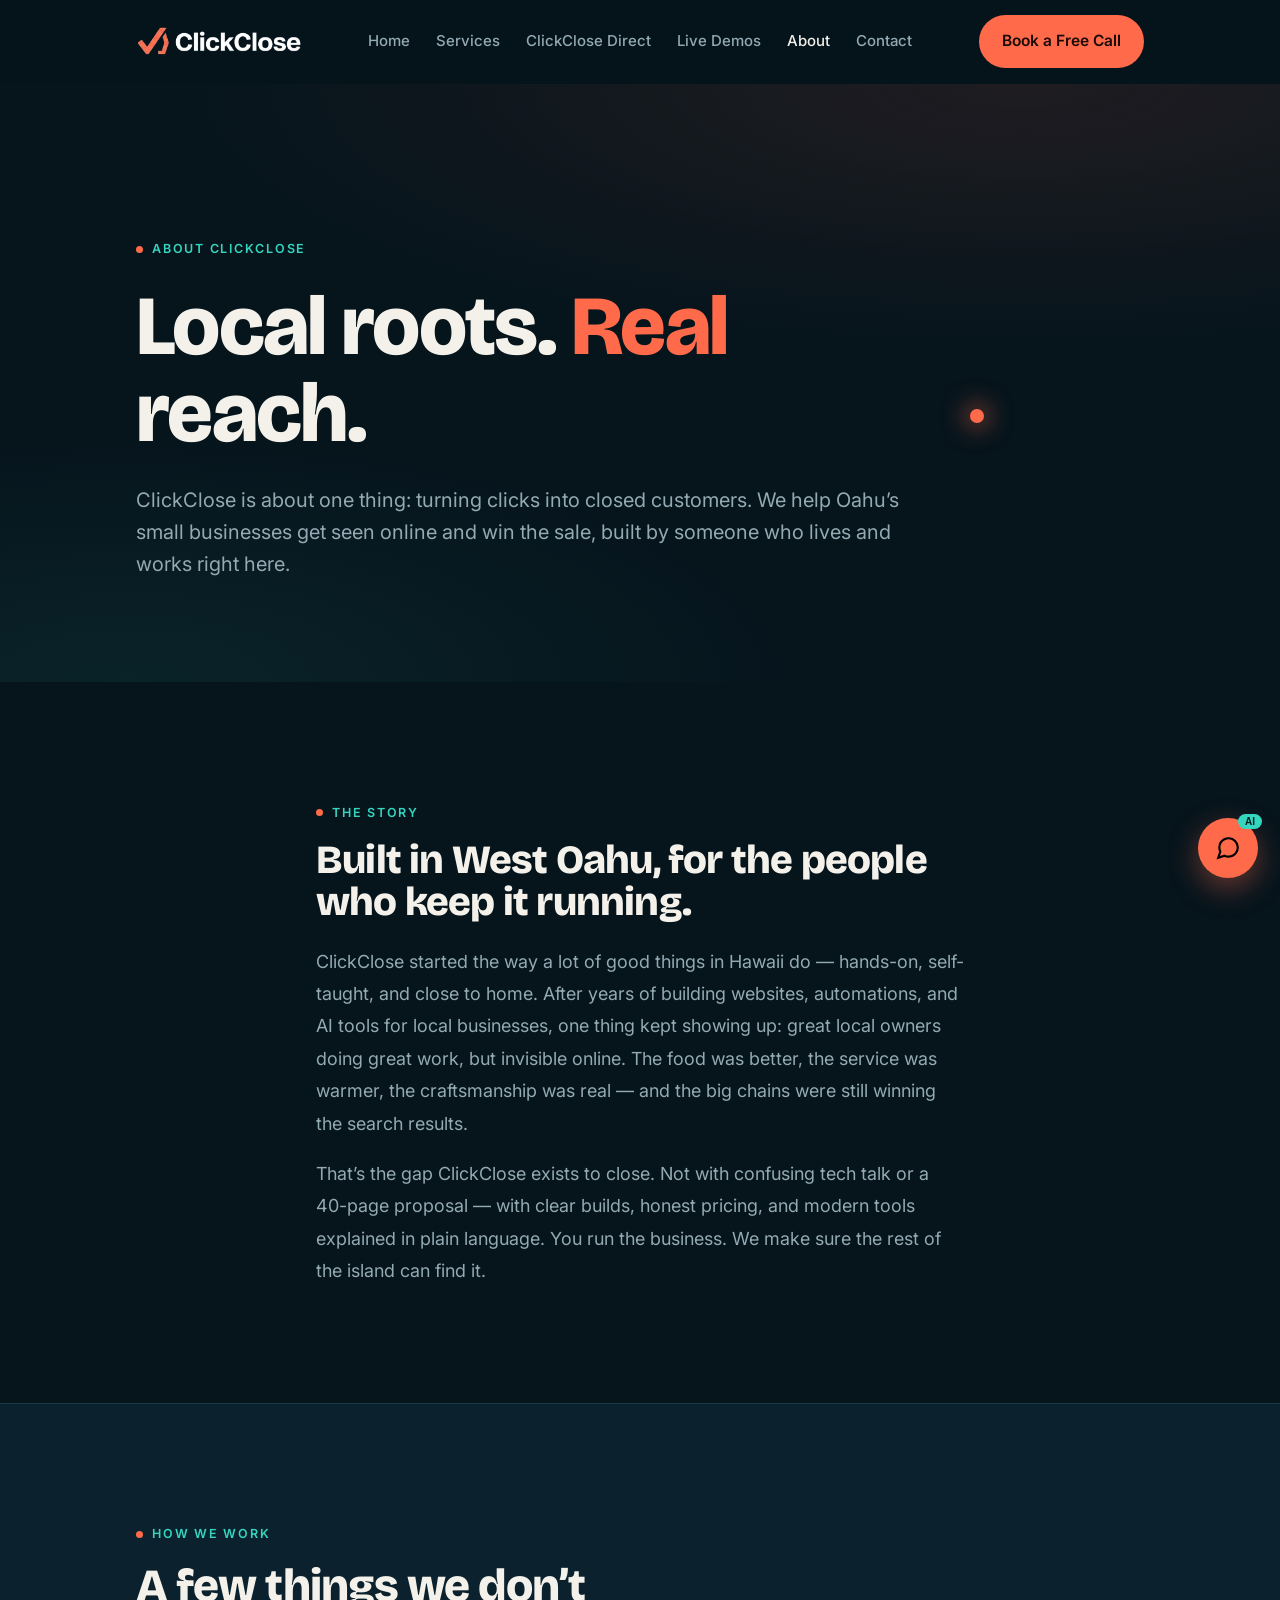
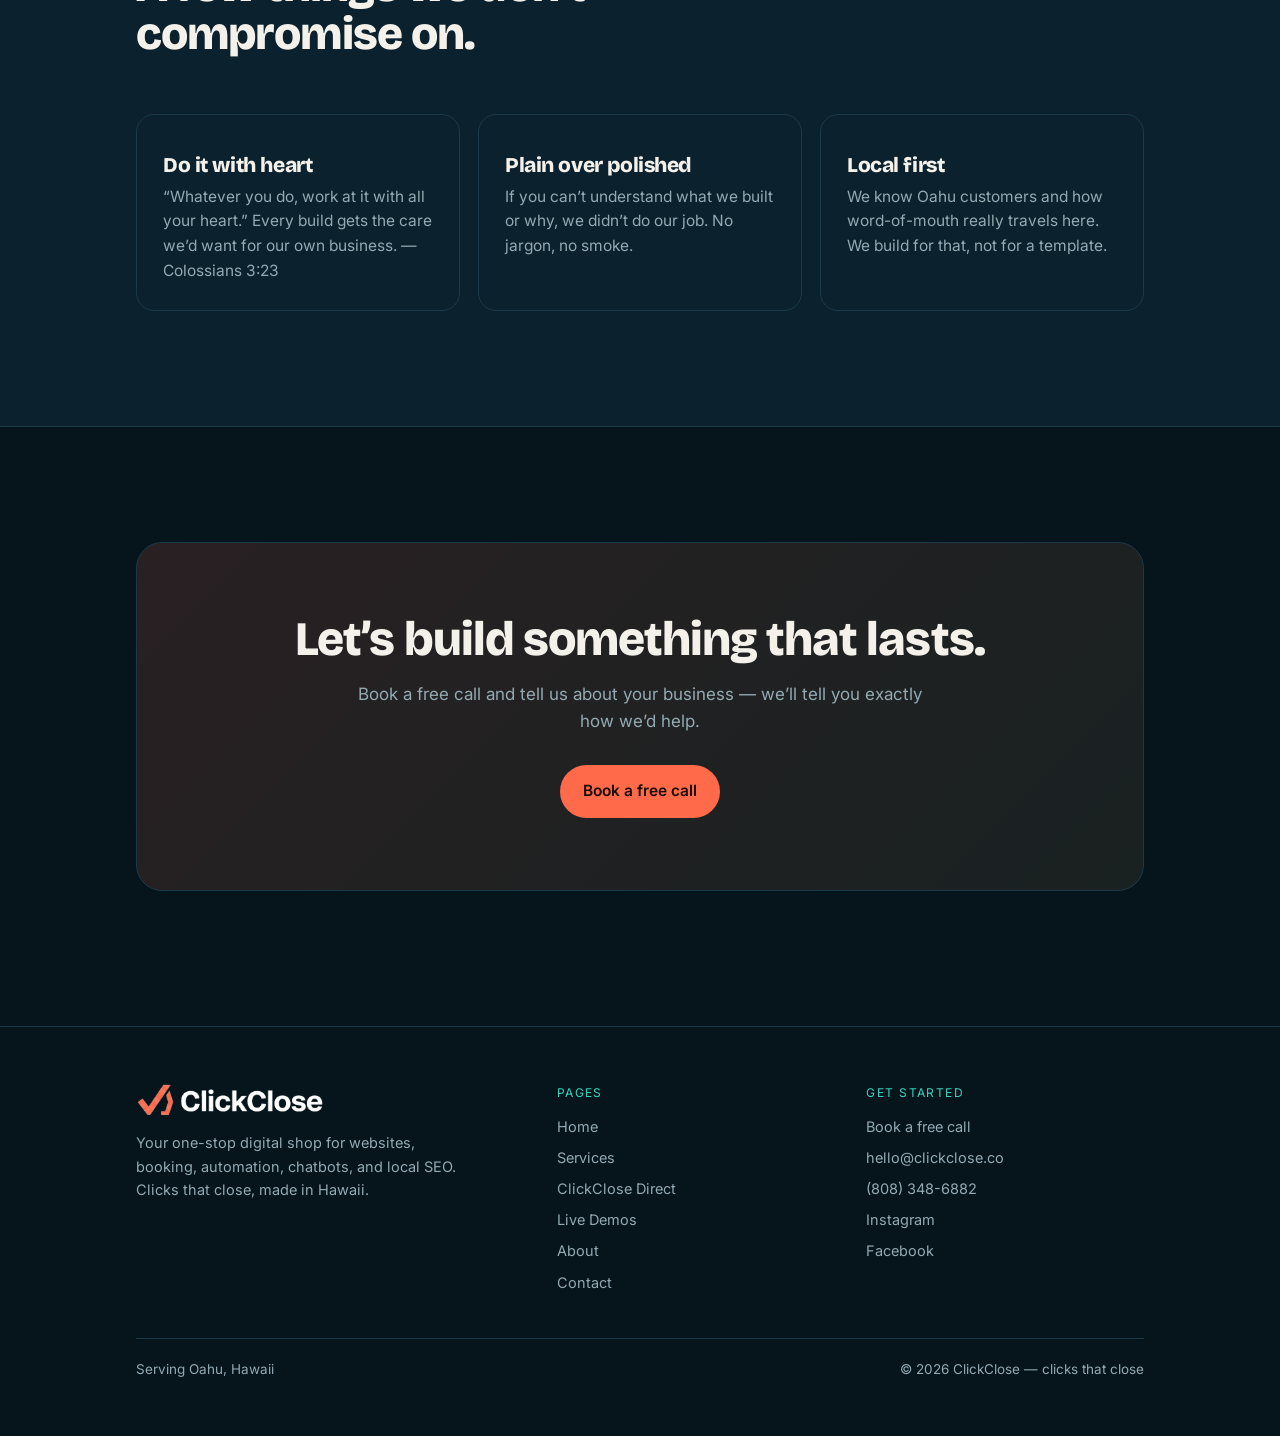
<file: about.html>
<!DOCTYPE html>
<html lang="en">
<head>
<meta charset="utf-8" />
<meta name="viewport" content="width=device-width, initial-scale=1" />
<title>About — ClickClose</title>
<meta name="description" content="ClickClose is a Hawaii-built digital agency helping Oahu small businesses get online without the tech confusion." />
<link rel="canonical" href="https://clickclose.co/about.html" />
<meta property="og:title" content="About — ClickClose" />
<meta property="og:description" content="ClickClose is a Hawaii-built digital agency helping Oahu small businesses get online without the tech confusion." />
<meta property="og:type" content="website" />
<meta name="twitter:card" content="summary_large_image" />
<meta property="og:image" content="https://clickclose.co/og-image.png" />
<meta name="twitter:image" content="https://clickclose.co/og-image.png" />
<link rel="icon" type="image/png" sizes="32x32" href="favicon-32.png" />
<link rel="icon" type="image/png" sizes="256x256" href="icon.png" />
<link rel="apple-touch-icon" href="apple-touch-icon.png" />
<meta name="theme-color" content="#06141C" />
<link rel="preconnect" href="https://fonts.googleapis.com">
<link rel="preconnect" href="https://fonts.gstatic.com" crossorigin>
<link href="https://fonts.googleapis.com/css2?family=Bricolage+Grotesque:opsz,wght@12..96,600;12..96,700;12..96,800&family=Inter:wght@400;500;600&display=swap" rel="stylesheet">
<script type="application/ld+json">
{"@context":"https://schema.org","@type":"ProfessionalService","name":"ClickClose","description":"Hawaii digital agency: websites, AI chatbots, booking systems, automation, and local SEO for small businesses.","url":"https://clickclose.co","email":"hello@clickclose.co","telephone":"+18083486882","image":"https://clickclose.co/og-image.png","logo":"https://clickclose.co/icon.png","priceRange":"$$","sameAs":["https://www.instagram.com/clickclose.co","https://www.facebook.com/profile.php?id=61591345151445"],"areaServed":[{"@type":"City","name":"Kapolei"},{"@type":"City","name":"Ewa Beach"},{"@type":"City","name":"Honolulu"},{"@type":"AdministrativeArea","name":"Oahu"}],"address":{"@type":"PostalAddress","addressRegion":"HI","addressLocality":"Kapolei","addressCountry":"US"},"geo":{"@type":"GeoCoordinates","latitude":21.3357,"longitude":-158.0581}}
</script>

<style>
:root{
  --ink:#06141C;--ink-2:#0B222E;--ink-3:#103040;--line:#1B3A49;
  --coral:#FF6B4A;--gold:#FFC15E;--teal:#34D6C0;
  --cloud:#F3F1EA;--mist:#93AAB3;
  --display:"Bricolage Grotesque","Inter",system-ui,sans-serif;
  --body:"Inter",system-ui,-apple-system,sans-serif;
  --maxw:1120px;--pad:clamp(20px,5vw,56px);--radius:18px;
}
*{box-sizing:border-box}
html{scroll-behavior:smooth;-webkit-text-size-adjust:100%}
body{margin:0;background:var(--ink);color:var(--cloud);font-family:var(--body);font-size:17px;line-height:1.6;-webkit-font-smoothing:antialiased;overflow-x:hidden}
img{max-width:100%;display:block}
a{color:inherit;text-decoration:none}
h1,h2,h3{font-family:var(--display);font-weight:800;line-height:1.04;letter-spacing:-.02em;margin:0}
p{margin:0}
.wrap{max-width:var(--maxw);margin:0 auto;padding-inline:var(--pad)}
.section{padding-block:clamp(64px,9vw,130px)}
.eyebrow{display:inline-flex;align-items:center;gap:9px;font-family:var(--body);font-size:12.5px;font-weight:600;letter-spacing:.14em;text-transform:uppercase;color:var(--teal)}
.eyebrow::before{content:"";width:7px;height:7px;border-radius:50%;background:var(--coral);box-shadow:0 0 0 0 rgba(255,107,74,.55);animation:pulse 2.4s infinite}
@keyframes pulse{0%{box-shadow:0 0 0 0 rgba(255,107,74,.55)}70%{box-shadow:0 0 0 9px rgba(255,107,74,0)}100%{box-shadow:0 0 0 0 rgba(255,107,74,0)}}
.lead{color:var(--mist);font-size:clamp(17px,2vw,20px);max-width:60ch}
.section-head{max-width:720px;margin-bottom:clamp(36px,5vw,56px)}
.section-head h2{font-size:clamp(28px,4.4vw,46px);margin:16px 0 0}
.btn{display:inline-flex;align-items:center;gap:9px;font-family:var(--body);font-weight:600;font-size:15.5px;padding:13px 22px;border-radius:999px;border:1px solid transparent;transition:transform .18s,background .18s,border-color .18s;cursor:pointer}
.btn:hover{transform:translateY(-2px)}
.btn-primary{background:var(--coral);color:#1a0a05}.btn-primary:hover{background:#ff7d5f}
.btn-ghost{background:transparent;color:var(--cloud);border-color:var(--line)}.btn-ghost:hover{border-color:var(--teal)}
.nav{position:sticky;top:0;z-index:50;background:rgba(6,20,28,.72);backdrop-filter:blur(14px);border-bottom:1px solid transparent;transition:border-color .3s,background .3s}
.nav.scrolled{border-bottom-color:var(--line)}
.nav-inner{max-width:var(--maxw);margin:0 auto;padding:15px var(--pad);display:flex;align-items:center;justify-content:space-between;gap:20px}
.brand{display:inline-flex;align-items:center;gap:10px;font-family:var(--display);font-weight:800;font-size:21px;letter-spacing:-.01em}
.brand .dot{width:9px;height:9px;border-radius:50%;background:var(--coral);box-shadow:0 0 10px var(--coral)}
.brand-logo{height:30px;width:auto;display:block}
.footer-logo{height:34px;width:auto;margin:0 0 14px}
@media(max-width:520px){.brand-logo{height:25px}}
.nav-links{display:flex;align-items:center;gap:26px}
.nav-links a{color:var(--mist);font-size:15px;font-weight:500;transition:color .15s}
.nav-links a:hover,.nav-links a[aria-current=page]{color:var(--cloud)}
.nav-cta{display:inline-flex;align-items:center;gap:18px}
.nav-toggle{display:none;background:none;border:0;cursor:pointer;padding:6px;color:var(--cloud)}
.mobile-menu{display:none}
.hero{position:relative;overflow:hidden}
.hero-inner{position:relative;z-index:2;padding-block:clamp(72px,12vw,150px) clamp(56px,8vw,110px)}
.hero h1{font-size:clamp(40px,7.4vw,84px);max-width:16ch;margin:22px 0 0}
.hero h1 .glow{color:var(--coral)}
.hero .lead{margin-top:26px}
.hero-cta{display:flex;flex-wrap:wrap;gap:14px;margin-top:36px}
.signal{position:absolute;top:-8%;right:-6%;width:min(760px,86vw);aspect-ratio:1;z-index:1;pointer-events:none}
.signal .ring{position:absolute;inset:0;margin:auto;width:18%;aspect-ratio:1;border-radius:50%;border:1.5px solid var(--coral);opacity:0;animation:ripple 6s linear infinite}
.signal .ring:nth-child(2){animation-delay:1.5s;border-color:var(--gold)}
.signal .ring:nth-child(3){animation-delay:3s;border-color:var(--teal)}
.signal .ring:nth-child(4){animation-delay:4.5s;border-color:var(--coral)}
.signal .core{position:absolute;inset:0;margin:auto;width:14px;height:14px;border-radius:50%;background:var(--coral);box-shadow:0 0 24px 4px rgba(255,107,74,.6)}
@keyframes ripple{0%{transform:scale(.2);opacity:0}12%{opacity:.8}100%{transform:scale(5.4);opacity:0}}
.hero::after{content:"";position:absolute;inset:0;z-index:0;background:radial-gradient(120% 80% at 80% 0%,rgba(255,107,74,.10),transparent 55%),radial-gradient(90% 70% at 10% 100%,rgba(52,214,192,.08),transparent 60%)}
.grid{display:grid;gap:18px}
.grid-5{grid-template-columns:repeat(5,1fr)}.grid-3{grid-template-columns:repeat(3,1fr)}.grid-2{grid-template-columns:repeat(2,1fr)}
.card{background:var(--ink-2);border:1px solid var(--line);border-radius:var(--radius);padding:26px;transition:transform .2s,border-color .2s}
.card:hover{transform:translateY(-4px);border-color:#2a5060}
.card .num{font-family:var(--display);font-size:13px;font-weight:700;color:var(--coral);letter-spacing:.04em}
.card h3{font-size:21px;margin:14px 0 8px}
.card p{color:var(--mist);font-size:15.5px}
.tiers{display:grid;grid-template-columns:repeat(3,1fr);gap:18px;align-items:start}
.tier{position:relative;background:var(--ink-2);border:1px solid var(--line);border-radius:var(--radius);padding:30px 26px;display:flex;flex-direction:column}
.tier.featured{border-color:var(--coral);background:linear-gradient(180deg,rgba(255,107,74,.07),var(--ink-2))}
.tier .badge{position:absolute;top:-12px;left:26px;background:var(--coral);color:#1a0a05;font-size:11.5px;font-weight:700;letter-spacing:.06em;text-transform:uppercase;padding:5px 12px;border-radius:999px}
.tier h3{font-size:24px}
.tier .price{color:var(--gold);font-family:var(--body);font-weight:600;font-size:15px;margin:12px 0 18px;line-height:1.5}
.tier .desc{color:var(--mist);font-size:15px}.tier .ai{color:var(--teal);font-size:14px;margin-top:14px}
.tier .btn{margin-top:24px;align-self:flex-start}
.pricelist{display:grid;grid-template-columns:repeat(2,1fr);gap:0;border:1px solid var(--line);border-radius:var(--radius);overflow:hidden}
.pricerow{display:flex;align-items:center;justify-content:space-between;gap:16px;padding:20px 24px;border-bottom:1px solid var(--line);background:var(--ink-2)}
.pricelist .pricerow:nth-last-child(-n+2){border-bottom:0}
.pricerow:nth-child(odd){border-right:1px solid var(--line)}
.pricerow .label{color:var(--cloud);font-size:15.5px}
.pricerow .amount{font-family:var(--display);font-weight:700;color:var(--gold);white-space:nowrap}
.compare{display:grid;grid-template-columns:1fr 1fr;gap:18px}
.compare .card.alt{background:linear-gradient(180deg,rgba(52,214,192,.07),var(--ink-2));border-color:#1f4a52}
.quote{background:var(--ink-2);border:1px solid var(--line);border-radius:var(--radius);padding:28px}
.quote p{font-size:17px;color:var(--cloud)}.quote .who{margin-top:18px;color:var(--mist);font-size:14px;font-weight:600}
.cta-band{background:linear-gradient(135deg,rgba(255,107,74,.14),rgba(255,193,94,.08));border:1px solid var(--line);border-radius:26px;padding:clamp(40px,6vw,72px);text-align:center}
.cta-band h2{font-size:clamp(28px,4.5vw,48px)}
.cta-band p{color:var(--mist);margin:16px auto 0;max-width:52ch}.cta-band .btn{margin-top:30px}
.footer{border-top:1px solid var(--line);padding-block:56px;margin-top:20px}
.footer-grid{display:grid;grid-template-columns:1.4fr 1fr 1fr;gap:32px}
.footer h4{font-family:var(--display);font-size:20px;margin:0 0 12px}
.footer p{color:var(--mist);font-size:14.5px;max-width:38ch}
.footer a{color:var(--mist);font-size:14.5px;display:block;padding:4px 0}.footer a:hover{color:var(--cloud)}
.footer .col-label{font-size:12px;letter-spacing:.12em;text-transform:uppercase;color:var(--teal);margin-bottom:8px}
.footer-bottom{margin-top:40px;padding-top:20px;border-top:1px solid var(--line);color:var(--mist);font-size:13.5px;display:flex;justify-content:space-between;flex-wrap:wrap;gap:8px}
.form{display:grid;gap:16px;max-width:560px}
.field{display:grid;gap:7px}
.field label{font-size:13.5px;font-weight:600;color:var(--mist)}
.field input,.field textarea,.field select{background:var(--ink-2);border:1px solid var(--line);border-radius:12px;padding:13px 15px;color:var(--cloud);font-family:var(--body);font-size:15.5px}
.field textarea{min-height:130px;resize:vertical}
.field input:focus,.field textarea:focus,.field select:focus{outline:none;border-color:var(--teal);box-shadow:0 0 0 3px rgba(52,214,192,.18)}
.form-note{color:var(--mist);font-size:13.5px}
.reveal{opacity:0;transform:translateY(22px);transition:opacity .7s,transform .7s}
.reveal.in{opacity:1;transform:none}
/* ---- Chatbot widget ---- */
.chat-launcher{position:fixed;right:22px;bottom:22px;z-index:90;width:60px;height:60px;border-radius:50%;background:var(--coral);border:0;cursor:pointer;display:flex;align-items:center;justify-content:center;box-shadow:0 10px 30px rgba(255,107,74,.4);transition:transform .2s}
.chat-launcher:hover{transform:translateY(-3px) scale(1.04)}
.chat-launcher .badge-new{position:absolute;top:-4px;right:-4px;background:var(--teal);color:#04201c;font-size:10px;font-weight:700;padding:2px 7px;border-radius:999px}
.chat-panel{position:fixed;right:22px;bottom:94px;z-index:91;width:min(380px,calc(100vw - 32px));height:min(560px,calc(100vh - 130px));background:var(--ink-2);border:1px solid var(--line);border-radius:20px;display:none;flex-direction:column;overflow:hidden;box-shadow:0 24px 60px rgba(0,0,0,.55)}
.chat-panel.open{display:flex}
.chat-head{padding:15px 18px;border-bottom:1px solid var(--line);display:flex;align-items:center;gap:11px;background:linear-gradient(180deg,rgba(255,107,74,.12),transparent)}
.chat-head .avatar{width:38px;height:38px;border-radius:50%;background:var(--coral);display:flex;align-items:center;justify-content:center;font-family:var(--display);font-weight:800;color:#1a0a05;overflow:hidden}
.chat-head .avatar img{width:100%;height:100%;object-fit:cover;display:block}
.chat-head h4{font-family:var(--display);font-size:16px;margin:0;line-height:1.2}
.chat-head .status{font-size:11.5px;color:var(--teal);display:flex;align-items:center;gap:6px}
.chat-head .status::before{content:"";width:7px;height:7px;border-radius:50%;background:var(--teal)}
.chat-close{margin-left:auto;background:none;border:0;color:var(--mist);cursor:pointer;font-size:20px;line-height:1}
.chat-body{flex:1;overflow-y:auto;padding:18px;display:flex;flex-direction:column;gap:11px}
.msg{max-width:86%;padding:11px 14px;border-radius:15px;font-size:14.5px;line-height:1.5}
.msg.bot{background:var(--ink-3);border:1px solid var(--line);align-self:flex-start;border-bottom-left-radius:4px}
.msg.user{background:var(--coral);color:#1a0a05;align-self:flex-end;border-bottom-right-radius:4px}
.msg a{color:var(--teal);text-decoration:underline}
.msg.user a{color:#1a0a05}
.chat-chips{display:flex;flex-wrap:wrap;gap:8px;padding:0 18px 8px}
.chip{background:transparent;border:1px solid var(--line);color:var(--cloud);font-size:12.5px;padding:7px 12px;border-radius:999px;cursor:pointer;font-family:var(--body)}
.chip:hover{border-color:var(--teal);color:var(--teal)}
.chat-input{display:flex;gap:8px;padding:12px;border-top:1px solid var(--line)}
.chat-input input{flex:1;background:var(--ink);border:1px solid var(--line);border-radius:999px;padding:11px 15px;color:var(--cloud);font-family:var(--body);font-size:14.5px}
.chat-input input:focus{outline:none;border-color:var(--teal)}
.chat-send{background:var(--coral);border:0;width:42px;height:42px;border-radius:50%;cursor:pointer;display:flex;align-items:center;justify-content:center;color:#1a0a05;flex-shrink:0}
.typing{display:flex;gap:4px;padding:13px 14px;background:var(--ink-3);border:1px solid var(--line);border-radius:15px;border-bottom-left-radius:4px;align-self:flex-start;width:fit-content}
.typing span{width:7px;height:7px;border-radius:50%;background:var(--mist);animation:blink 1.2s infinite}
.typing span:nth-child(2){animation-delay:.2s}.typing span:nth-child(3){animation-delay:.4s}
@keyframes blink{0%,60%,100%{opacity:.3}30%{opacity:1}}
/* ---- Booking widget ---- */
.booking{background:var(--ink-2);border:1px solid var(--line);border-radius:var(--radius);padding:clamp(22px,4vw,34px);max-width:640px}
.steps{display:flex;gap:8px;margin-bottom:26px}
.step-dot{flex:1;height:4px;border-radius:2px;background:var(--line)}
.step-dot.active{background:var(--coral)}
.booking h3{font-size:21px;margin-bottom:6px}
.booking .sub{color:var(--mist);font-size:14.5px;margin-bottom:20px}
.opt-grid{display:grid;grid-template-columns:repeat(2,1fr);gap:12px}
.opt{background:var(--ink-3);border:1px solid var(--line);border-radius:12px;padding:15px 16px;cursor:pointer;text-align:left;color:var(--cloud);font-family:var(--body);font-size:15px;transition:border-color .15s}
.opt:hover,.opt.sel{border-color:var(--coral)}
.opt small{display:block;color:var(--mist);font-size:12.5px;margin-top:3px}
.cal-head{display:flex;justify-content:space-between;align-items:center;margin-bottom:14px}
.cal-head button{background:var(--ink-3);border:1px solid var(--line);color:var(--cloud);width:34px;height:34px;border-radius:9px;cursor:pointer}
.cal-head button:disabled{opacity:.3;cursor:default}
.cal-head .mlabel{font-family:var(--display);font-weight:700}
.cal-dow{display:grid;grid-template-columns:repeat(7,1fr);gap:6px;margin-bottom:6px}
.cal-dow span{text-align:center;font-size:11px;color:var(--mist)}
.cal-grid{display:grid;grid-template-columns:repeat(7,1fr);gap:6px}
.cal-cell{aspect-ratio:1;display:flex;align-items:center;justify-content:center;border-radius:10px;font-size:14px;border:1px solid transparent;color:var(--cloud);cursor:pointer}
.cal-cell.muted{color:var(--mist);opacity:.25;cursor:default}
.cal-cell.avail:hover{border-color:var(--teal)}
.cal-cell.sel{background:var(--coral);color:#1a0a05;font-weight:700}
.slots{display:grid;grid-template-columns:repeat(3,1fr);gap:10px}
.slot{background:var(--ink-3);border:1px solid var(--line);border-radius:10px;padding:12px;cursor:pointer;color:var(--cloud);font-size:14px;font-family:var(--body)}
.slot:hover,.slot.sel{border-color:var(--coral)}
.slot.taken{opacity:.3;cursor:not-allowed;text-decoration:line-through}
.book-nav{display:flex;justify-content:space-between;margin-top:24px;gap:12px}
.book-confirm{text-align:center;padding:8px}
.book-confirm .check{width:64px;height:64px;border-radius:50%;background:rgba(52,214,192,.15);border:1px solid var(--teal);display:flex;align-items:center;justify-content:center;margin:0 auto 18px}
.book-summary{background:var(--ink-3);border:1px solid var(--line);border-radius:12px;padding:18px;text-align:left;margin:18px 0;font-size:14.5px;line-height:1.9}
.book-summary b{color:var(--gold)}
/* ---- SEO tool ---- */
.seo-tool{display:grid;grid-template-columns:1fr 1fr;gap:26px;align-items:start}
.serp{background:#fff;border-radius:14px;padding:22px;font-family:arial,helvetica,sans-serif}
.serp .crumb{color:#5f6368;font-size:12.5px;display:flex;align-items:center;gap:6px}
.serp .crumb .fav{width:18px;height:18px;border-radius:50%;background:#FF6B4A;display:inline-block}
.serp .title{color:#1a0dab;font-size:20px;line-height:1.3;margin:5px 0 3px}
.serp .desc{color:#4d5156;font-size:14px;line-height:1.5}
.serp .stars{color:#fbbc04;font-size:13px;margin-top:6px}
.serp .stars small{color:#70757a}
.localcard{background:#fff;border-radius:14px;padding:16px;margin-top:14px;font-family:arial,sans-serif;display:flex;gap:12px;align-items:center}
.localcard .pin{width:42px;height:42px;border-radius:10px;background:#e8f0fe;display:flex;align-items:center;justify-content:center;font-size:20px}
.localcard .b{color:#202124;font-size:15px;font-weight:700}
.localcard .m{color:#70757a;font-size:12.5px}
.checklist .item{display:flex;gap:11px;align-items:flex-start;padding:11px 0;border-bottom:1px solid var(--line);font-size:14.5px}
.checklist .item:last-child{border-bottom:0}
.checklist .tick{color:var(--teal);flex-shrink:0;margin-top:2px}
.checklist .item span b{color:var(--cloud)}
.checklist .item small{color:var(--mist);display:block}
@media(max-width:900px){
  .grid-5{grid-template-columns:repeat(2,1fr)}
  .grid-3,.grid-2,.tiers,.compare,.footer-grid,.seo-tool{grid-template-columns:1fr}
  .pricelist{grid-template-columns:1fr}
  .pricerow:nth-child(odd){border-right:0}
  .pricerow{border-bottom:1px solid var(--line)!important}
  .nav-links,.nav-cta .btn{display:none}
  .nav-toggle{display:inline-flex}
  .mobile-menu.open{display:flex;flex-direction:column;gap:4px;padding:8px var(--pad) 20px;border-bottom:1px solid var(--line);background:rgba(6,20,28,.96)}
  .mobile-menu a{padding:12px 0;color:var(--cloud);font-size:17px;border-bottom:1px solid var(--line)}
  .mobile-menu .btn{margin-top:14px;justify-content:center}
  .opt-grid{grid-template-columns:1fr}
}
@media(max-width:520px){.grid-5{grid-template-columns:1fr}.slots{grid-template-columns:repeat(2,1fr)}}
/* ---- ClickClose Direct dashboard ---- */
.stat-row{display:grid;grid-template-columns:repeat(3,1fr);gap:18px}
.stat-box{background:var(--ink-2);border:1px solid var(--line);border-radius:16px;padding:24px;text-align:center}
.stat-box .big{font-family:var(--display);font-weight:800;font-size:clamp(28px,4vw,40px);color:var(--gold)}
.stat-box .lbl{color:var(--mist);font-size:13.5px;margin-top:6px}
.stat-box.pending .big{color:var(--teal);font-size:20px}
.spot-grid{display:grid;grid-template-columns:repeat(4,1fr);gap:12px}
.spot{border-radius:14px;padding:16px 14px;text-align:center;border:1px solid var(--line);min-height:78px;display:flex;flex-direction:column;justify-content:center}
.spot.open{background:var(--ink-2);border-style:dashed;border-color:#2a5060}
.spot.open .cat{color:var(--mist);font-size:13px}
.spot.open .status{color:var(--teal);font-weight:700;font-size:12px;margin-top:4px;letter-spacing:.04em;text-transform:uppercase}
.spot.filled{background:linear-gradient(180deg,rgba(255,107,74,.10),var(--ink-2));border-color:var(--coral)}
.spot.filled .cat{color:var(--cloud);font-weight:700;font-size:13.5px}
.spot.filled .status{color:var(--coral);font-size:11.5px;margin-top:4px;text-transform:uppercase;letter-spacing:.04em}
@media(max-width:900px){.spot-grid{grid-template-columns:repeat(2,1fr)}.stat-row{grid-template-columns:1fr}}
@media(max-width:520px){.spot-grid{grid-template-columns:1fr}}
a:focus-visible,.btn:focus-visible,input:focus-visible,textarea:focus-visible,button:focus-visible{outline:2px solid var(--teal);outline-offset:3px}
@media(prefers-reduced-motion:reduce){
  *{animation:none!important;transition:none!important;scroll-behavior:auto}
  .reveal{opacity:1;transform:none}
  .signal .ring{opacity:.25;transform:scale(2.6)}
  .signal .ring:nth-child(3){transform:scale(4)}.signal .ring:nth-child(4){transform:scale(5)}
}
</style>
</head>
<body>
<nav class="nav" id="nav">
  <div class="nav-inner">
    <a class="brand" href="index.html"><img class="brand-logo" src="logo.png" alt="ClickClose" /></a>
    <div class="nav-links">
      <a href="index.html">Home</a>
      <a href="services.html">Services</a>
      <a href="direct.html">ClickClose Direct</a>
      <a href="demos.html">Live Demos</a>
      <a href="about.html" aria-current="page">About</a>
      <a href="contact.html">Contact</a>
    </div>
    <div class="nav-cta">
      <a class="btn btn-primary" href="contact.html#book-real">Book a Free Call</a>
      <button class="nav-toggle" id="navToggle" aria-label="Open menu" aria-expanded="false">
        <svg width="26" height="26" viewBox="0 0 24 24" fill="none" stroke="currentColor" stroke-width="2"><line x1="3" y1="7" x2="21" y2="7"/><line x1="3" y1="12" x2="21" y2="12"/><line x1="3" y1="17" x2="21" y2="17"/></svg>
      </button>
    </div>
  </div>
  <div class="mobile-menu" id="mobileMenu">
    <a href="index.html">Home</a><a href="services.html">Services</a><a href="direct.html">ClickClose Direct</a><a href="demos.html">Live Demos</a><a href="about.html">About</a><a href="contact.html">Contact</a>
    <a class="btn btn-primary" href="contact.html#book-real">Book a Free Call</a>
  </div>
</nav>
<header class="hero">
  <div class="signal" aria-hidden="true"><span class="ring"></span><span class="ring"></span><span class="ring"></span><span class="ring"></span><span class="core"></span></div>
  <div class="wrap hero-inner">
    <span class="eyebrow">About ClickClose</span>
    <h1>Local roots. <span class="glow">Real</span> reach.</h1>
    <p class="lead">ClickClose is about one thing: turning clicks into closed customers. We help Oahu&rsquo;s small businesses get seen online and win the sale, built by someone who lives and works right here.</p>
  </div>
</header>
<section class="section"><div class="wrap" style="max-width:760px">
  <div class="reveal">
    <span class="eyebrow">The story</span>
    <h2 style="font-size:clamp(26px,4vw,40px);margin-top:16px">Built in West Oahu, for the people who keep it running.</h2>
    <p style="color:var(--mist);font-size:18px;margin-top:22px;line-height:1.8">ClickClose started the way a lot of good things in Hawaii do &mdash; hands-on, self-taught, and close to home. After years of building websites, automations, and AI tools for local businesses, one thing kept showing up: great local owners doing great work, but invisible online. The food was better, the service was warmer, the craftsmanship was real &mdash; and the big chains were still winning the search results.</p>
    <p style="color:var(--mist);font-size:18px;margin-top:18px;line-height:1.8">That&rsquo;s the gap ClickClose exists to close. Not with confusing tech talk or a 40-page proposal &mdash; with clear builds, honest pricing, and modern tools explained in plain language. You run the business. We make sure the rest of the island can find it.</p>
  </div>
</div></section>
<section class="section" style="background:var(--ink-2);border-block:1px solid var(--line)"><div class="wrap">
  <div class="section-head reveal"><span class="eyebrow">How we work</span><h2>A few things we don&rsquo;t compromise on.</h2></div>
  <div class="grid grid-3">
    <div class="card reveal"><h3>Do it with heart</h3><p>&ldquo;Whatever you do, work at it with all your heart.&rdquo; Every build gets the care we&rsquo;d want for our own business. &mdash; Colossians 3:23</p></div>
    <div class="card reveal"><h3>Plain over polished</h3><p>If you can&rsquo;t understand what we built or why, we didn&rsquo;t do our job. No jargon, no smoke.</p></div>
    <div class="card reveal"><h3>Local first</h3><p>We know Oahu customers and how word-of-mouth really travels here. We build for that, not for a template.</p></div>
  </div>
</div></section>
<section class="section"><div class="wrap"><div class="cta-band reveal"><h2>Let&rsquo;s build something that lasts.</h2><p>Book a free call and tell us about your business &mdash; we&rsquo;ll tell you exactly how we&rsquo;d help.</p><a class="btn btn-primary" href="contact.html#book-real">Book a free call</a></div></div></section>
<footer class="footer"><div class="wrap">
  <div class="footer-grid">
    <div><img class="footer-logo" src="logo.png" alt="ClickClose" />
      <p>Your one-stop digital shop for websites, booking, automation, chatbots, and local SEO. Clicks that close, made in Hawaii.</p></div>
    <div><div class="col-label">Pages</div>
      <a href="index.html">Home</a><a href="services.html">Services</a><a href="direct.html">ClickClose Direct</a><a href="demos.html">Live Demos</a><a href="about.html">About</a><a href="contact.html">Contact</a></div>
    <div><div class="col-label">Get started</div>
      <a href="contact.html#book-real">Book a free call</a>
      <a href="mailto:hello@clickclose.co">hello@clickclose.co</a>
      <a href="tel:+18083486882">(808) 348-6882</a>
      <a href="https://www.instagram.com/clickclose.co" target="_blank" rel="noopener">Instagram</a>
      <a href="https://www.facebook.com/profile.php?id=61591345151445" target="_blank" rel="noopener">Facebook</a></div>
  </div>
  <div class="footer-bottom"><span>Serving Oahu, Hawaii</span><span>&copy; 2026 ClickClose &mdash; clicks that close</span></div>
</div></footer>
<!-- ===== AI chatbot widget (on every page) ===== -->
<button class="chat-launcher" id="chatLauncher" aria-label="Open chat">
  <span class="badge-new">AI</span>
  <svg width="26" height="26" viewBox="0 0 24 24" fill="none" stroke="currentColor" stroke-width="2"><path d="M21 11.5a8.38 8.38 0 0 1-.9 3.8 8.5 8.5 0 0 1-7.6 4.7 8.38 8.38 0 0 1-3.8-.9L3 21l1.9-5.7a8.38 8.38 0 0 1-.9-3.8 8.5 8.5 0 0 1 4.7-7.6 8.38 8.38 0 0 1 3.8-.9h.5a8.48 8.48 0 0 1 8 8v.5z"/></svg>
</button>
<div class="chat-panel" id="chatPanel" role="dialog" aria-label="ClickClose assistant">
  <div class="chat-head">
    <div class="avatar"><img src="icon.png" alt="ClickClose" /></div>
    <div><h4>ClickClose Assistant</h4><div class="status">Online &middot; replies instantly</div></div>
    <button class="chat-close" id="chatClose" aria-label="Close chat">&times;</button>
  </div>
  <div class="chat-body" id="chatBody"></div>
  <div class="chat-chips" id="chatChips"></div>
  <div class="chat-input">
    <input id="chatText" type="text" placeholder="Ask about pricing, booking, SEO..." autocomplete="off" />
    <button class="chat-send" id="chatSend" aria-label="Send">
      <svg width="18" height="18" viewBox="0 0 24 24" fill="none" stroke="currentColor" stroke-width="2"><line x1="22" y1="2" x2="11" y2="13"/><polygon points="22 2 15 22 11 13 2 9 22 2"/></svg>
    </button>
  </div>
</div>
<script>
var nav=document.getElementById('nav');
addEventListener('scroll',function(){nav.classList.toggle('scrolled',scrollY>10)});
var t=document.getElementById('navToggle'),m=document.getElementById('mobileMenu');
if(t)t.addEventListener('click',function(){var o=m.classList.toggle('open');t.setAttribute('aria-expanded',o)});
var io=new IntersectionObserver(function(es){es.forEach(function(e){if(e.isIntersecting){e.target.classList.add('in');io.unobserve(e.target)}})},{threshold:.12});
document.querySelectorAll('.reveal').forEach(function(el){io.observe(el)});

/* ============================================================
   ClickClose AI assistant — runs fully in the browser, no API key.
   Knowledge base below is tailored to ClickClose's services.
   TO UPGRADE TO A REAL LLM (Claude API): replace the answer()
   call inside send() with a fetch() to your own backend that
   holds the API key. Never put an API key in this file.
   ============================================================ */
var KB=[
 {k:['hi','hello','hey','aloha','howzit','sup','yo'],
  a:`Aloha! 👋 I'm ClickClose's assistant. I can tell you about our websites, AI chatbots, booking, automation, and local SEO — or help you book a free call. What are you working on?`,
  c:['What do you offer?','How much does it cost?','Book a free call']},
 {k:['what do you','offer','services','what can you','do you do','help with','everything'],
  a:`We're a one-stop digital shop for Hawaii small businesses. We build: <b>websites</b>, <b>AI chatbots</b>, online <b>booking</b>, <b>automation</b> (follow-ups & reminders), local <b>SEO</b>, and <b>digital wallet loyalty rewards</b>. Want details on any one?`,
  c:['Websites','AI chatbots','Booking','Loyalty rewards']},
 {k:['website','web site','web design','landing','pages','site '],
  a:`We build clean, fast websites that make your business easy to find and trust. One-time builds run <b>$1,500–3,000</b> (or $2,500–4,500 AI-enhanced). See more on our <a href="services.html">Services page</a>.`,
  c:['How much?','Book a free call']},
 {k:['chatbot','chat bot','bot','ai assistant','ai chat','assistant'],
  a:`Like this one 😊 We build AI chatbots trained on <i>your</i> business that answer customer questions 24/7, capture leads, and even book appointments. Setup is <b>$800–1,500</b>, or included in our AI-powered retainers.`,
  c:['See it in action','Pricing','Book a free call']},
 {k:['book','appointment','schedule','calendar','reservation','reserve'],
  a:`We set up online booking so customers reserve without phone tag. Try our <a href="demos.html#booking">live booking demo</a> — that's the same system we'd build for you. Standalone setup is <b>$500–1,000</b>.`,
  c:['Try the booking demo','Book a free call']},
 {k:['seo','search','google','rank','found online','maps','visibility'],
  a:`We handle local SEO so nearby customers find you on Google & Maps — profile setup, local keywords, reviews. See a <a href="demos.html#seo">live preview</a> of how your business could show up in search. Audits start at <b>$350</b>.`,
  c:['See the SEO demo','Book a free call']},
 {k:['automation','automate','follow up','follow-up','reminder','workflow','crm'],
  a:`We automate the busywork: instant lead follow-ups, appointment reminders, review requests, reports. Automation builds run <b>$800–2,500 per flow</b>, or come bundled in our Growth & Full Stack plans.`,
  c:['See the plans','Book a free call']},
 {k:['loyalty','wallet','punch card','rewards','coupon','voucher','apple wallet','google wallet','discount card'],
  a:`We build <b>Digital Wallet Loyalty Rewards</b> — a branded punch card, coupon, or loyalty pass that lives right in your customer's Apple or Google Wallet. No app to download, and you can push offers straight to their lock screen. Setup is <b>$250</b>, then <b>$39/mo</b> (or $29/mo bundled with a retainer).`,
  c:['How does it work?','Book a free call']},
 {k:['price','pricing','cost','how much','rate','afford','budget','expensive'],
  a:`Two ways to work with us: <b>one-time projects</b> (websites from $1,500, chatbots from $800, booking from $500) or <b>monthly retainers</b> — Presence Pack ($199–299/mo), Growth Engine ($399–599/mo), Full Stack AI ($699–999/mo). Full breakdown on <a href="services.html">Services</a>.`,
  c:['Presence Pack','Growth Engine','Full Stack AI']},
 {k:['presence pack','presence'],
  a:`<b>Presence Pack</b> — setup $1,000–1,500, then $199/mo (or $299 AI-powered). Includes a 5-page website, Google Business Profile, basic SEO, contact form + booking link, monthly report. AI version adds an FAQ chatbot.`,
  c:['Growth Engine','Book a free call']},
 {k:['growth engine','growth'],
  a:`<b>Growth Engine</b> (most popular) — setup $2,500–3,500, then $399/mo (or $599 AI-powered). Adds online booking, automated email follow-up, local SEO + Maps, review generation, and an analytics dashboard.`,
  c:['Full Stack AI','Book a free call']},
 {k:['full stack','full-stack','top tier','everything plan'],
  a:`<b>Full Stack AI</b> — setup $4,500–6,000, then $699/mo (or $999 AI-powered). Everything in Growth + CRM, 3–5 custom workflows, advanced SEO, reputation management, and a monthly strategy call.`,
  c:['Book a free call','See all pricing']},
 {k:['ai version','ai powered','difference','standard vs','ai or no','vs ai','with ai'],
  a:`<b>Standard</b> = traditional site, real booking, human-assisted content — simpler, lower price. <b>AI-Powered</b> = chatbot answers at 2am, leads followed up instantly, content generated automatically. Your call.`,
  c:['Pricing','Book a free call']},
 {k:['oahu','hawaii','location','where','area','serve','honolulu','kapolei','ewa','island','local'],
  a:`We're based on Oahu and serve small businesses across Hawaii — in person where it helps, remote where it's faster. 🌺`,
  c:['Book a free call','What do you offer?']},
 {k:['how long','timeline','turnaround','when','fast','quick','ready'],
  a:`Most websites launch in <b>2–4 weeks</b>. Smaller setups like booking or a chatbot often go live within a week, depending on how fast we get your content.`,
  c:['Book a free call','Pricing']},
 {k:['how does it work','process','get started','steps','next step','start','begin'],
  a:`Simple: <b>1)</b> free discovery call, <b>2)</b> we send a clear plan + quote, <b>3)</b> we build it, <b>4)</b> you review and we launch. Want to start with the call?`,
  c:['Book a free call','Pricing']},
 {k:['talk to','human','call','phone','email','contact','reach','person','someone'],
  a:`Happy to connect! Book a free call on our <a href="contact.html#book-real">Contact page</a>, call or text <a href="tel:+18083486882">(808) 348-6882</a>, or email <a href="mailto:hello@clickclose.co">hello@clickclose.co</a>. Also on <a href="https://www.instagram.com/clickclose.co" target="_blank">Instagram</a> and <a href="https://www.facebook.com/profile.php?id=61591345151445" target="_blank">Facebook</a>. We get back within one business day.`,
  c:['Book a free call']},
 {k:['monthly','retainer','one time','one-time','payment','contract','lock','commit'],
  a:`Your choice — a <b>one-time project</b> or a <b>monthly retainer</b> if you want us as an ongoing partner. No long lock-ins; you can start small and grow.`,
  c:['See pricing','Book a free call']},
 {k:['who','about','founder','owner','built','experience','trust'],
  a:`ClickClose is a Hawaii-built agency — local, hands-on, and self-taught, focused on getting Oahu businesses seen online without the tech confusion. More on our <a href="about.html">About page</a>.`,
  c:['What do you offer?','Book a free call']},
 {k:['thank','mahalo','thanks','appreciate'],
  a:`Mahalo! 🤙 Anything else I can help with?`,
  c:['Pricing','Book a free call']},
];
var FALLBACK={a:`Good question — I want to get that exactly right. You can see everything on our <a href="services.html">Services page</a>, or book a free call and we'll answer directly: <a href="contact.html">Book a call</a>.`,
  c:['What do you offer?','How much does it cost?','Book a free call']};

function answer(text){
  var s=text.toLowerCase();var best=null,bestScore=0;
  KB.forEach(function(it){var sc=0;it.k.forEach(function(w){if(s.indexOf(w)>-1)sc++});if(sc>bestScore){bestScore=sc;best=it}});
  return (bestScore>0&&best)?best:FALLBACK;
}

(function(){
  var launcher=document.getElementById('chatLauncher'),panel=document.getElementById('chatPanel'),
      closeb=document.getElementById('chatClose'),body=document.getElementById('chatBody'),
      chips=document.getElementById('chatChips'),input=document.getElementById('chatText'),
      sendb=document.getElementById('chatSend'),started=false;
  function open(){panel.classList.add('open');launcher.style.display='none';if(!started){started=true;
      botSay(`Aloha! 👋 I'm ClickClose's assistant. Ask me anything about what we build — or tap a question below.`,
             ['What do you offer?','How much does it cost?','Try the booking demo','Book a free call']);}
      setTimeout(function(){input.focus()},50);}
  function close(){panel.classList.remove('open');launcher.style.display='flex'}
  launcher.addEventListener('click',open);closeb.addEventListener('click',close);
  function scroll(){body.scrollTop=body.scrollHeight}
  function addMsg(html,who){var d=document.createElement('div');d.className='msg '+who;d.innerHTML=html;body.appendChild(d);scroll()}
  function setChips(list){chips.innerHTML='';(list||[]).forEach(function(c){var b=document.createElement('button');b.className='chip';b.textContent=c;b.onclick=function(){handle(c)};chips.appendChild(b)})}
  function botSay(html,c){
    var typ=document.createElement('div');typ.className='typing';typ.innerHTML='<span></span><span></span><span></span>';body.appendChild(typ);scroll();setChips([]);
    setTimeout(function(){typ.remove();addMsg(html,'bot');setChips(c)},650);
  }
  function handle(text){
    if(!text)return;
    // shortcut chips that navigate
    if(/booking demo|try the booking/i.test(text)){addMsg(text,'user');botSay(`You got it — opening our <a href="demos.html#booking">live booking demo</a>. Go ahead and pick a service, date, and time. 📅`,['Pricing','Book a free call']);return}
    if(/seo demo|see the seo/i.test(text)){addMsg(text,'user');botSay(`Here's the <a href="demos.html#seo">live SEO preview</a> — type a business name and watch the Google result update. 🔍`,['Pricing','Book a free call']);return}
    if(/see it in action/i.test(text)){addMsg(text,'user');botSay(`You're chatting with it right now 😄 We'd train one like this on your business, FAQs, hours, and services. Want pricing?`,['Pricing','Book a free call']);return}
    if(/book a free call/i.test(text)){addMsg(text,'user');botSay(`Let's do it — head to our <a href="contact.html">Contact page</a> to grab a time. Talk soon! 🤙`,['What do you offer?']);return}
    addMsg(text,'user');var r=answer(text);botSay(r.a,r.c);
  }
  function send(){var v=input.value.trim();if(!v)return;input.value='';handle(v)}
  sendb.addEventListener('click',send);
  input.addEventListener('keydown',function(e){if(e.key==='Enter')send()});
})();
</script>
<!-- Cloudflare Web Analytics: replace YOUR_TOKEN then it starts reporting -->
<script defer src="https://static.cloudflareinsights.com/beacon.min.js" data-cf-beacon='{"token": "YOUR_TOKEN"}'></script>
</body>
</html>
</file>
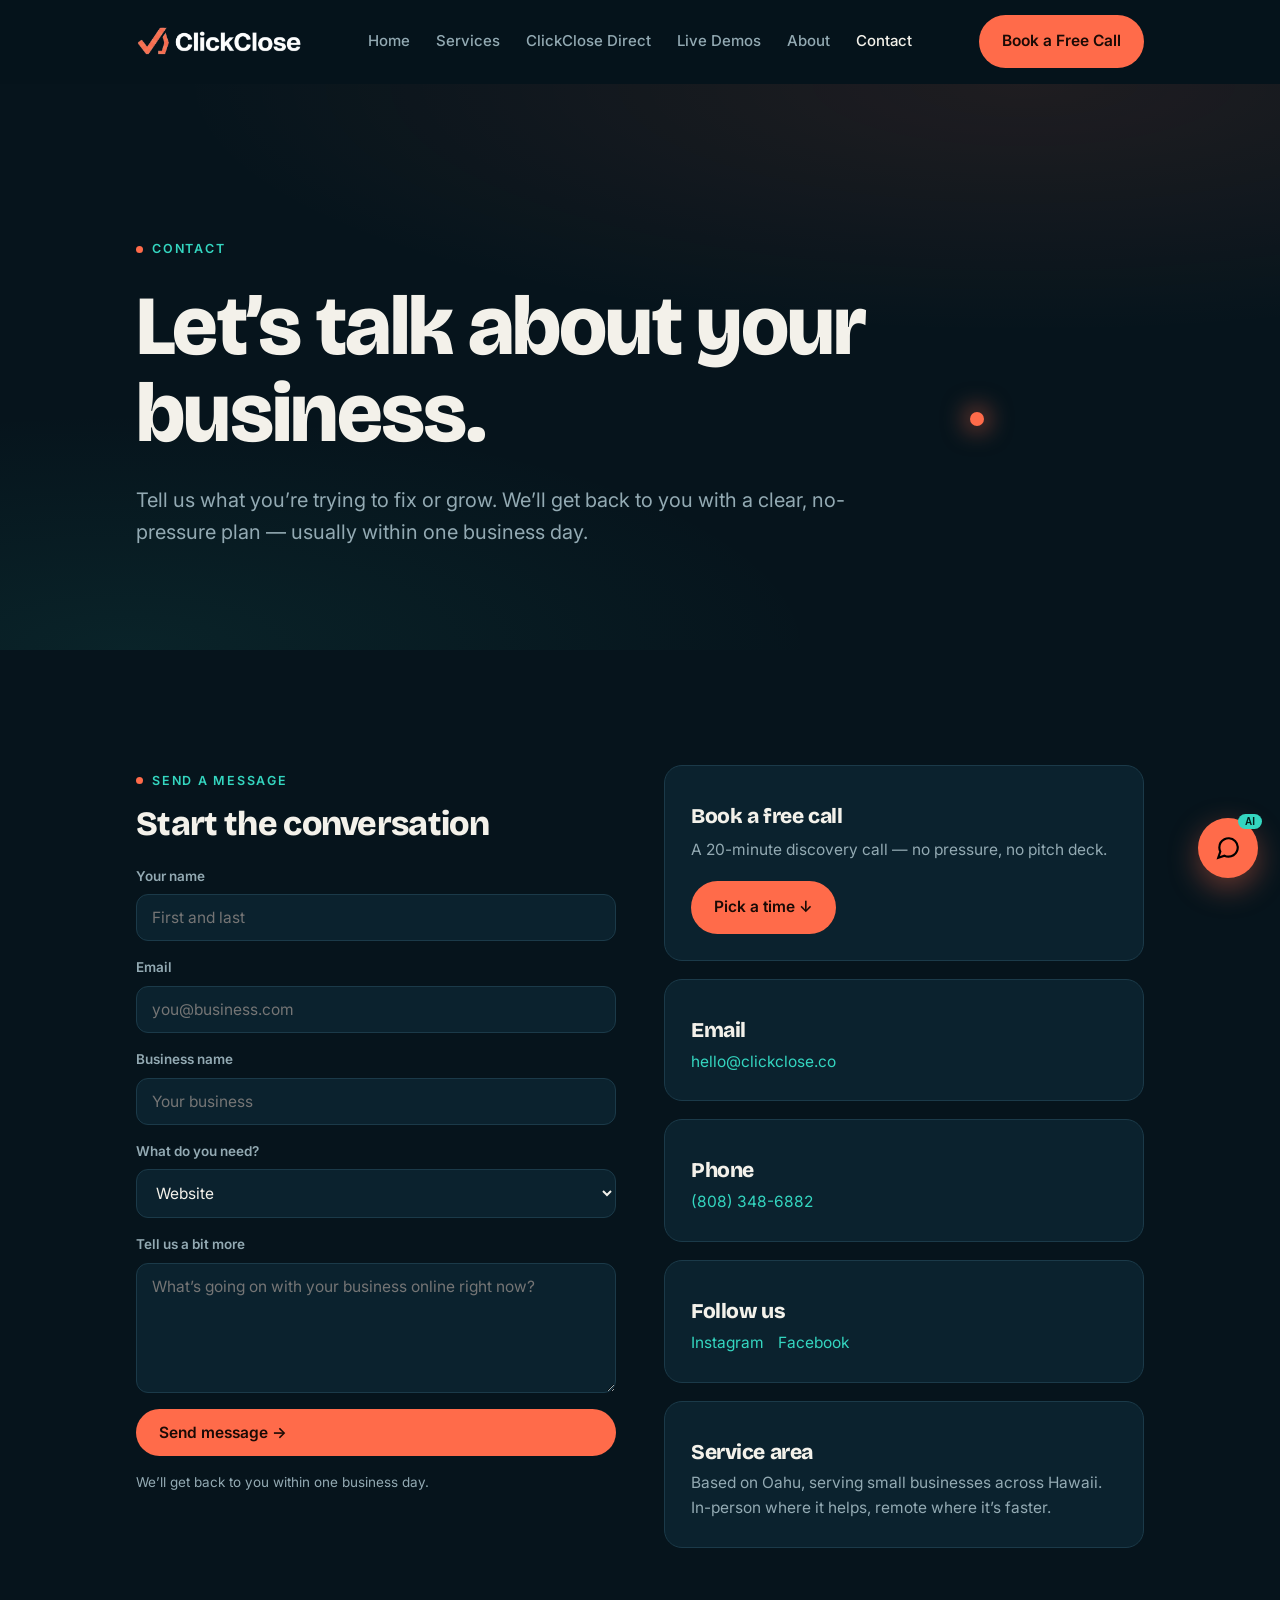
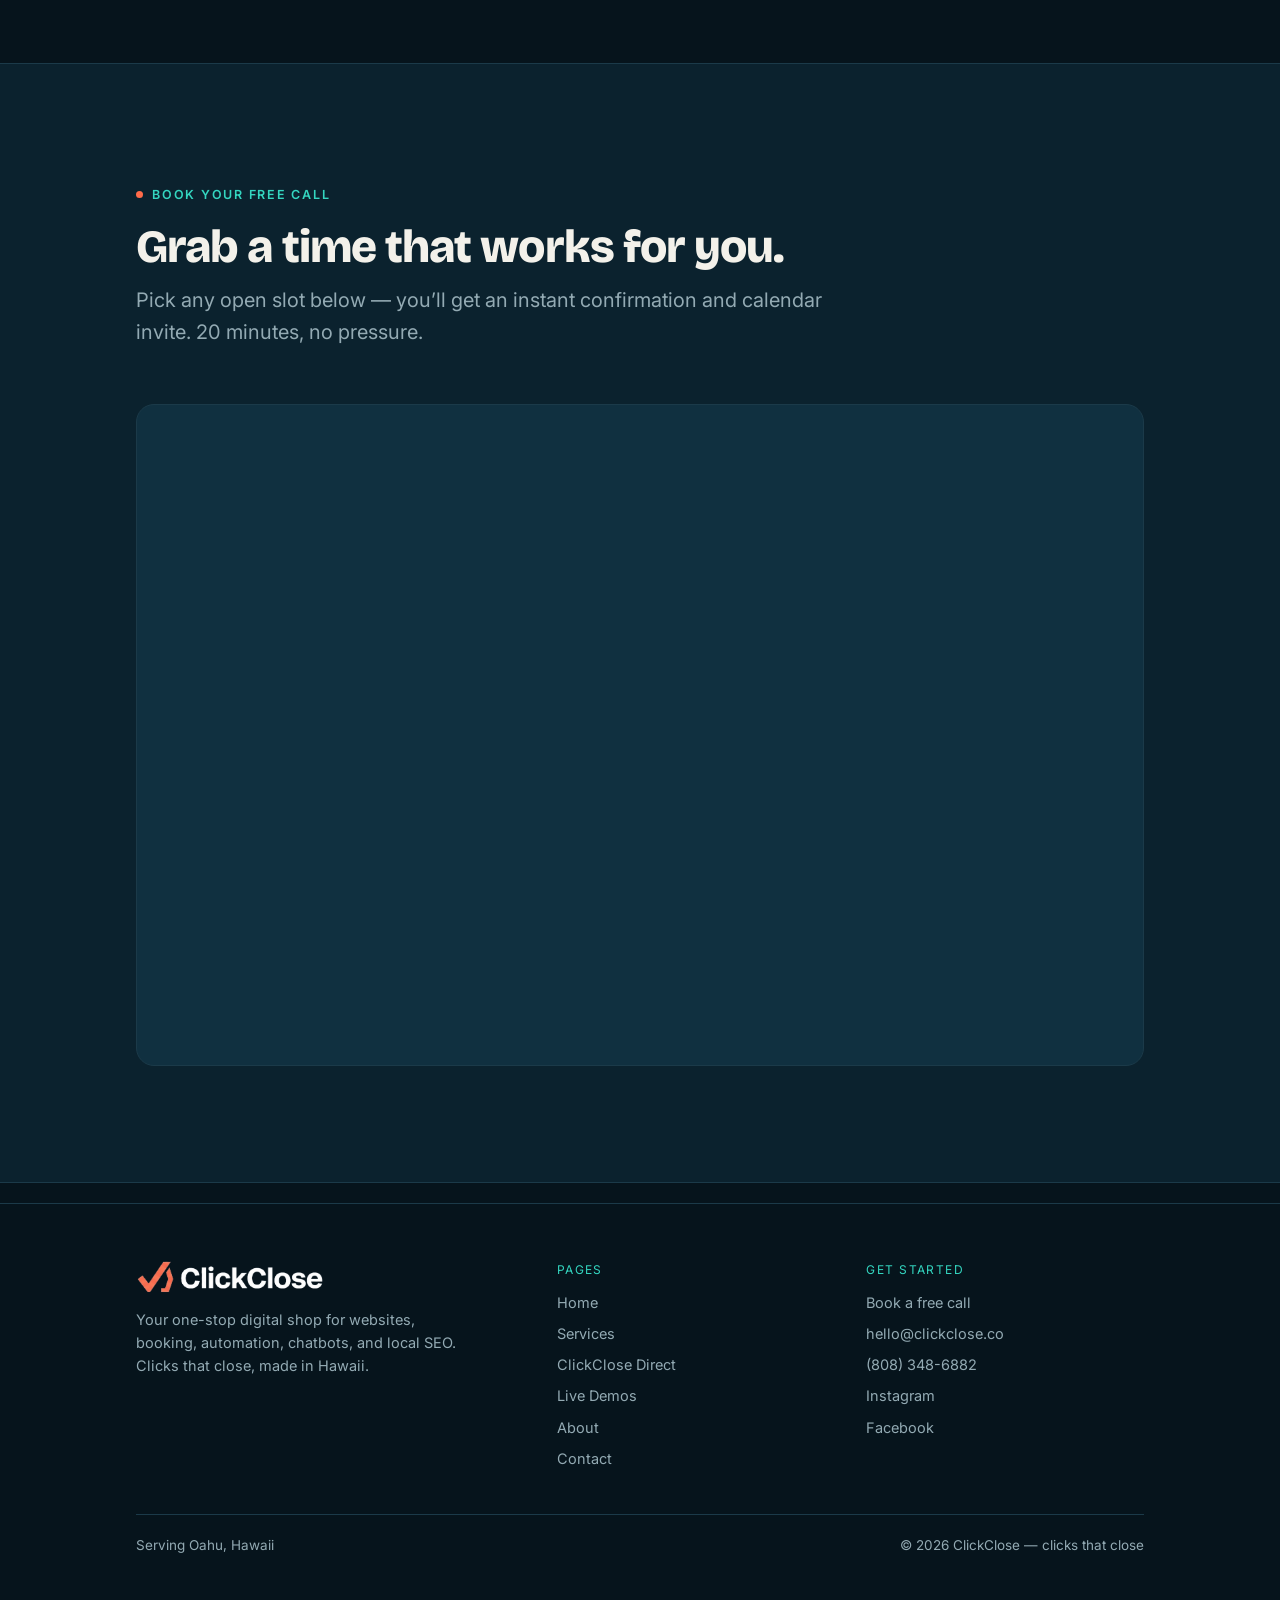
<file: contact.html>
<!DOCTYPE html>
<html lang="en">
<head>
<meta charset="utf-8" />
<meta name="viewport" content="width=device-width, initial-scale=1" />
<title>Contact — ClickClose</title>
<meta name="description" content="Book a free discovery call with ClickClose, a Hawaii digital agency serving Oahu small businesses." />
<link rel="canonical" href="https://clickclose.co/contact.html" />
<meta property="og:title" content="Contact — ClickClose" />
<meta property="og:description" content="Book a free discovery call with ClickClose, a Hawaii digital agency serving Oahu small businesses." />
<meta property="og:type" content="website" />
<meta name="twitter:card" content="summary_large_image" />
<meta property="og:image" content="https://clickclose.co/og-image.png" />
<meta name="twitter:image" content="https://clickclose.co/og-image.png" />
<link rel="icon" type="image/png" sizes="32x32" href="favicon-32.png" />
<link rel="icon" type="image/png" sizes="256x256" href="icon.png" />
<link rel="apple-touch-icon" href="apple-touch-icon.png" />
<meta name="theme-color" content="#06141C" />
<link rel="preconnect" href="https://fonts.googleapis.com">
<link rel="preconnect" href="https://fonts.gstatic.com" crossorigin>
<link href="https://fonts.googleapis.com/css2?family=Bricolage+Grotesque:opsz,wght@12..96,600;12..96,700;12..96,800&family=Inter:wght@400;500;600&display=swap" rel="stylesheet">
<script type="application/ld+json">
{"@context":"https://schema.org","@type":"ProfessionalService","name":"ClickClose","description":"Hawaii digital agency: websites, AI chatbots, booking systems, automation, and local SEO for small businesses.","url":"https://clickclose.co","email":"hello@clickclose.co","telephone":"+18083486882","image":"https://clickclose.co/og-image.png","logo":"https://clickclose.co/icon.png","priceRange":"$$","sameAs":["https://www.instagram.com/clickclose.co","https://www.facebook.com/profile.php?id=61591345151445"],"areaServed":[{"@type":"City","name":"Kapolei"},{"@type":"City","name":"Ewa Beach"},{"@type":"City","name":"Honolulu"},{"@type":"AdministrativeArea","name":"Oahu"}],"address":{"@type":"PostalAddress","addressRegion":"HI","addressLocality":"Kapolei","addressCountry":"US"},"geo":{"@type":"GeoCoordinates","latitude":21.3357,"longitude":-158.0581}}
</script>

<style>
:root{
  --ink:#06141C;--ink-2:#0B222E;--ink-3:#103040;--line:#1B3A49;
  --coral:#FF6B4A;--gold:#FFC15E;--teal:#34D6C0;
  --cloud:#F3F1EA;--mist:#93AAB3;
  --display:"Bricolage Grotesque","Inter",system-ui,sans-serif;
  --body:"Inter",system-ui,-apple-system,sans-serif;
  --maxw:1120px;--pad:clamp(20px,5vw,56px);--radius:18px;
}
*{box-sizing:border-box}
html{scroll-behavior:smooth;-webkit-text-size-adjust:100%}
body{margin:0;background:var(--ink);color:var(--cloud);font-family:var(--body);font-size:17px;line-height:1.6;-webkit-font-smoothing:antialiased;overflow-x:hidden}
img{max-width:100%;display:block}
a{color:inherit;text-decoration:none}
h1,h2,h3{font-family:var(--display);font-weight:800;line-height:1.04;letter-spacing:-.02em;margin:0}
p{margin:0}
.wrap{max-width:var(--maxw);margin:0 auto;padding-inline:var(--pad)}
.section{padding-block:clamp(64px,9vw,130px)}
.eyebrow{display:inline-flex;align-items:center;gap:9px;font-family:var(--body);font-size:12.5px;font-weight:600;letter-spacing:.14em;text-transform:uppercase;color:var(--teal)}
.eyebrow::before{content:"";width:7px;height:7px;border-radius:50%;background:var(--coral);box-shadow:0 0 0 0 rgba(255,107,74,.55);animation:pulse 2.4s infinite}
@keyframes pulse{0%{box-shadow:0 0 0 0 rgba(255,107,74,.55)}70%{box-shadow:0 0 0 9px rgba(255,107,74,0)}100%{box-shadow:0 0 0 0 rgba(255,107,74,0)}}
.lead{color:var(--mist);font-size:clamp(17px,2vw,20px);max-width:60ch}
.section-head{max-width:720px;margin-bottom:clamp(36px,5vw,56px)}
.section-head h2{font-size:clamp(28px,4.4vw,46px);margin:16px 0 0}
.btn{display:inline-flex;align-items:center;gap:9px;font-family:var(--body);font-weight:600;font-size:15.5px;padding:13px 22px;border-radius:999px;border:1px solid transparent;transition:transform .18s,background .18s,border-color .18s;cursor:pointer}
.btn:hover{transform:translateY(-2px)}
.btn-primary{background:var(--coral);color:#1a0a05}.btn-primary:hover{background:#ff7d5f}
.btn-ghost{background:transparent;color:var(--cloud);border-color:var(--line)}.btn-ghost:hover{border-color:var(--teal)}
.nav{position:sticky;top:0;z-index:50;background:rgba(6,20,28,.72);backdrop-filter:blur(14px);border-bottom:1px solid transparent;transition:border-color .3s,background .3s}
.nav.scrolled{border-bottom-color:var(--line)}
.nav-inner{max-width:var(--maxw);margin:0 auto;padding:15px var(--pad);display:flex;align-items:center;justify-content:space-between;gap:20px}
.brand{display:inline-flex;align-items:center;gap:10px;font-family:var(--display);font-weight:800;font-size:21px;letter-spacing:-.01em}
.brand .dot{width:9px;height:9px;border-radius:50%;background:var(--coral);box-shadow:0 0 10px var(--coral)}
.brand-logo{height:30px;width:auto;display:block}
.footer-logo{height:34px;width:auto;margin:0 0 14px}
@media(max-width:520px){.brand-logo{height:25px}}
.nav-links{display:flex;align-items:center;gap:26px}
.nav-links a{color:var(--mist);font-size:15px;font-weight:500;transition:color .15s}
.nav-links a:hover,.nav-links a[aria-current=page]{color:var(--cloud)}
.nav-cta{display:inline-flex;align-items:center;gap:18px}
.nav-toggle{display:none;background:none;border:0;cursor:pointer;padding:6px;color:var(--cloud)}
.mobile-menu{display:none}
.hero{position:relative;overflow:hidden}
.hero-inner{position:relative;z-index:2;padding-block:clamp(72px,12vw,150px) clamp(56px,8vw,110px)}
.hero h1{font-size:clamp(40px,7.4vw,84px);max-width:16ch;margin:22px 0 0}
.hero h1 .glow{color:var(--coral)}
.hero .lead{margin-top:26px}
.hero-cta{display:flex;flex-wrap:wrap;gap:14px;margin-top:36px}
.signal{position:absolute;top:-8%;right:-6%;width:min(760px,86vw);aspect-ratio:1;z-index:1;pointer-events:none}
.signal .ring{position:absolute;inset:0;margin:auto;width:18%;aspect-ratio:1;border-radius:50%;border:1.5px solid var(--coral);opacity:0;animation:ripple 6s linear infinite}
.signal .ring:nth-child(2){animation-delay:1.5s;border-color:var(--gold)}
.signal .ring:nth-child(3){animation-delay:3s;border-color:var(--teal)}
.signal .ring:nth-child(4){animation-delay:4.5s;border-color:var(--coral)}
.signal .core{position:absolute;inset:0;margin:auto;width:14px;height:14px;border-radius:50%;background:var(--coral);box-shadow:0 0 24px 4px rgba(255,107,74,.6)}
@keyframes ripple{0%{transform:scale(.2);opacity:0}12%{opacity:.8}100%{transform:scale(5.4);opacity:0}}
.hero::after{content:"";position:absolute;inset:0;z-index:0;background:radial-gradient(120% 80% at 80% 0%,rgba(255,107,74,.10),transparent 55%),radial-gradient(90% 70% at 10% 100%,rgba(52,214,192,.08),transparent 60%)}
.grid{display:grid;gap:18px}
.grid-5{grid-template-columns:repeat(5,1fr)}.grid-3{grid-template-columns:repeat(3,1fr)}.grid-2{grid-template-columns:repeat(2,1fr)}
.card{background:var(--ink-2);border:1px solid var(--line);border-radius:var(--radius);padding:26px;transition:transform .2s,border-color .2s}
.card:hover{transform:translateY(-4px);border-color:#2a5060}
.card .num{font-family:var(--display);font-size:13px;font-weight:700;color:var(--coral);letter-spacing:.04em}
.card h3{font-size:21px;margin:14px 0 8px}
.card p{color:var(--mist);font-size:15.5px}
.tiers{display:grid;grid-template-columns:repeat(3,1fr);gap:18px;align-items:start}
.tier{position:relative;background:var(--ink-2);border:1px solid var(--line);border-radius:var(--radius);padding:30px 26px;display:flex;flex-direction:column}
.tier.featured{border-color:var(--coral);background:linear-gradient(180deg,rgba(255,107,74,.07),var(--ink-2))}
.tier .badge{position:absolute;top:-12px;left:26px;background:var(--coral);color:#1a0a05;font-size:11.5px;font-weight:700;letter-spacing:.06em;text-transform:uppercase;padding:5px 12px;border-radius:999px}
.tier h3{font-size:24px}
.tier .price{color:var(--gold);font-family:var(--body);font-weight:600;font-size:15px;margin:12px 0 18px;line-height:1.5}
.tier .desc{color:var(--mist);font-size:15px}.tier .ai{color:var(--teal);font-size:14px;margin-top:14px}
.tier .btn{margin-top:24px;align-self:flex-start}
.pricelist{display:grid;grid-template-columns:repeat(2,1fr);gap:0;border:1px solid var(--line);border-radius:var(--radius);overflow:hidden}
.pricerow{display:flex;align-items:center;justify-content:space-between;gap:16px;padding:20px 24px;border-bottom:1px solid var(--line);background:var(--ink-2)}
.pricelist .pricerow:nth-last-child(-n+2){border-bottom:0}
.pricerow:nth-child(odd){border-right:1px solid var(--line)}
.pricerow .label{color:var(--cloud);font-size:15.5px}
.pricerow .amount{font-family:var(--display);font-weight:700;color:var(--gold);white-space:nowrap}
.compare{display:grid;grid-template-columns:1fr 1fr;gap:18px}
.compare .card.alt{background:linear-gradient(180deg,rgba(52,214,192,.07),var(--ink-2));border-color:#1f4a52}
.quote{background:var(--ink-2);border:1px solid var(--line);border-radius:var(--radius);padding:28px}
.quote p{font-size:17px;color:var(--cloud)}.quote .who{margin-top:18px;color:var(--mist);font-size:14px;font-weight:600}
.cta-band{background:linear-gradient(135deg,rgba(255,107,74,.14),rgba(255,193,94,.08));border:1px solid var(--line);border-radius:26px;padding:clamp(40px,6vw,72px);text-align:center}
.cta-band h2{font-size:clamp(28px,4.5vw,48px)}
.cta-band p{color:var(--mist);margin:16px auto 0;max-width:52ch}.cta-band .btn{margin-top:30px}
.footer{border-top:1px solid var(--line);padding-block:56px;margin-top:20px}
.footer-grid{display:grid;grid-template-columns:1.4fr 1fr 1fr;gap:32px}
.footer h4{font-family:var(--display);font-size:20px;margin:0 0 12px}
.footer p{color:var(--mist);font-size:14.5px;max-width:38ch}
.footer a{color:var(--mist);font-size:14.5px;display:block;padding:4px 0}.footer a:hover{color:var(--cloud)}
.footer .col-label{font-size:12px;letter-spacing:.12em;text-transform:uppercase;color:var(--teal);margin-bottom:8px}
.footer-bottom{margin-top:40px;padding-top:20px;border-top:1px solid var(--line);color:var(--mist);font-size:13.5px;display:flex;justify-content:space-between;flex-wrap:wrap;gap:8px}
.form{display:grid;gap:16px;max-width:560px}
.field{display:grid;gap:7px}
.field label{font-size:13.5px;font-weight:600;color:var(--mist)}
.field input,.field textarea,.field select{background:var(--ink-2);border:1px solid var(--line);border-radius:12px;padding:13px 15px;color:var(--cloud);font-family:var(--body);font-size:15.5px}
.field textarea{min-height:130px;resize:vertical}
.field input:focus,.field textarea:focus,.field select:focus{outline:none;border-color:var(--teal);box-shadow:0 0 0 3px rgba(52,214,192,.18)}
.form-note{color:var(--mist);font-size:13.5px}
.reveal{opacity:0;transform:translateY(22px);transition:opacity .7s,transform .7s}
.reveal.in{opacity:1;transform:none}
/* ---- Chatbot widget ---- */
.chat-launcher{position:fixed;right:22px;bottom:22px;z-index:90;width:60px;height:60px;border-radius:50%;background:var(--coral);border:0;cursor:pointer;display:flex;align-items:center;justify-content:center;box-shadow:0 10px 30px rgba(255,107,74,.4);transition:transform .2s}
.chat-launcher:hover{transform:translateY(-3px) scale(1.04)}
.chat-launcher .badge-new{position:absolute;top:-4px;right:-4px;background:var(--teal);color:#04201c;font-size:10px;font-weight:700;padding:2px 7px;border-radius:999px}
.chat-panel{position:fixed;right:22px;bottom:94px;z-index:91;width:min(380px,calc(100vw - 32px));height:min(560px,calc(100vh - 130px));background:var(--ink-2);border:1px solid var(--line);border-radius:20px;display:none;flex-direction:column;overflow:hidden;box-shadow:0 24px 60px rgba(0,0,0,.55)}
.chat-panel.open{display:flex}
.chat-head{padding:15px 18px;border-bottom:1px solid var(--line);display:flex;align-items:center;gap:11px;background:linear-gradient(180deg,rgba(255,107,74,.12),transparent)}
.chat-head .avatar{width:38px;height:38px;border-radius:50%;background:var(--coral);display:flex;align-items:center;justify-content:center;font-family:var(--display);font-weight:800;color:#1a0a05;overflow:hidden}
.chat-head .avatar img{width:100%;height:100%;object-fit:cover;display:block}
.chat-head h4{font-family:var(--display);font-size:16px;margin:0;line-height:1.2}
.chat-head .status{font-size:11.5px;color:var(--teal);display:flex;align-items:center;gap:6px}
.chat-head .status::before{content:"";width:7px;height:7px;border-radius:50%;background:var(--teal)}
.chat-close{margin-left:auto;background:none;border:0;color:var(--mist);cursor:pointer;font-size:20px;line-height:1}
.chat-body{flex:1;overflow-y:auto;padding:18px;display:flex;flex-direction:column;gap:11px}
.msg{max-width:86%;padding:11px 14px;border-radius:15px;font-size:14.5px;line-height:1.5}
.msg.bot{background:var(--ink-3);border:1px solid var(--line);align-self:flex-start;border-bottom-left-radius:4px}
.msg.user{background:var(--coral);color:#1a0a05;align-self:flex-end;border-bottom-right-radius:4px}
.msg a{color:var(--teal);text-decoration:underline}
.msg.user a{color:#1a0a05}
.chat-chips{display:flex;flex-wrap:wrap;gap:8px;padding:0 18px 8px}
.chip{background:transparent;border:1px solid var(--line);color:var(--cloud);font-size:12.5px;padding:7px 12px;border-radius:999px;cursor:pointer;font-family:var(--body)}
.chip:hover{border-color:var(--teal);color:var(--teal)}
.chat-input{display:flex;gap:8px;padding:12px;border-top:1px solid var(--line)}
.chat-input input{flex:1;background:var(--ink);border:1px solid var(--line);border-radius:999px;padding:11px 15px;color:var(--cloud);font-family:var(--body);font-size:14.5px}
.chat-input input:focus{outline:none;border-color:var(--teal)}
.chat-send{background:var(--coral);border:0;width:42px;height:42px;border-radius:50%;cursor:pointer;display:flex;align-items:center;justify-content:center;color:#1a0a05;flex-shrink:0}
.typing{display:flex;gap:4px;padding:13px 14px;background:var(--ink-3);border:1px solid var(--line);border-radius:15px;border-bottom-left-radius:4px;align-self:flex-start;width:fit-content}
.typing span{width:7px;height:7px;border-radius:50%;background:var(--mist);animation:blink 1.2s infinite}
.typing span:nth-child(2){animation-delay:.2s}.typing span:nth-child(3){animation-delay:.4s}
@keyframes blink{0%,60%,100%{opacity:.3}30%{opacity:1}}
/* ---- Booking widget ---- */
.booking{background:var(--ink-2);border:1px solid var(--line);border-radius:var(--radius);padding:clamp(22px,4vw,34px);max-width:640px}
.steps{display:flex;gap:8px;margin-bottom:26px}
.step-dot{flex:1;height:4px;border-radius:2px;background:var(--line)}
.step-dot.active{background:var(--coral)}
.booking h3{font-size:21px;margin-bottom:6px}
.booking .sub{color:var(--mist);font-size:14.5px;margin-bottom:20px}
.opt-grid{display:grid;grid-template-columns:repeat(2,1fr);gap:12px}
.opt{background:var(--ink-3);border:1px solid var(--line);border-radius:12px;padding:15px 16px;cursor:pointer;text-align:left;color:var(--cloud);font-family:var(--body);font-size:15px;transition:border-color .15s}
.opt:hover,.opt.sel{border-color:var(--coral)}
.opt small{display:block;color:var(--mist);font-size:12.5px;margin-top:3px}
.cal-head{display:flex;justify-content:space-between;align-items:center;margin-bottom:14px}
.cal-head button{background:var(--ink-3);border:1px solid var(--line);color:var(--cloud);width:34px;height:34px;border-radius:9px;cursor:pointer}
.cal-head button:disabled{opacity:.3;cursor:default}
.cal-head .mlabel{font-family:var(--display);font-weight:700}
.cal-dow{display:grid;grid-template-columns:repeat(7,1fr);gap:6px;margin-bottom:6px}
.cal-dow span{text-align:center;font-size:11px;color:var(--mist)}
.cal-grid{display:grid;grid-template-columns:repeat(7,1fr);gap:6px}
.cal-cell{aspect-ratio:1;display:flex;align-items:center;justify-content:center;border-radius:10px;font-size:14px;border:1px solid transparent;color:var(--cloud);cursor:pointer}
.cal-cell.muted{color:var(--mist);opacity:.25;cursor:default}
.cal-cell.avail:hover{border-color:var(--teal)}
.cal-cell.sel{background:var(--coral);color:#1a0a05;font-weight:700}
.slots{display:grid;grid-template-columns:repeat(3,1fr);gap:10px}
.slot{background:var(--ink-3);border:1px solid var(--line);border-radius:10px;padding:12px;cursor:pointer;color:var(--cloud);font-size:14px;font-family:var(--body)}
.slot:hover,.slot.sel{border-color:var(--coral)}
.slot.taken{opacity:.3;cursor:not-allowed;text-decoration:line-through}
.book-nav{display:flex;justify-content:space-between;margin-top:24px;gap:12px}
.book-confirm{text-align:center;padding:8px}
.book-confirm .check{width:64px;height:64px;border-radius:50%;background:rgba(52,214,192,.15);border:1px solid var(--teal);display:flex;align-items:center;justify-content:center;margin:0 auto 18px}
.book-summary{background:var(--ink-3);border:1px solid var(--line);border-radius:12px;padding:18px;text-align:left;margin:18px 0;font-size:14.5px;line-height:1.9}
.book-summary b{color:var(--gold)}
/* ---- SEO tool ---- */
.seo-tool{display:grid;grid-template-columns:1fr 1fr;gap:26px;align-items:start}
.serp{background:#fff;border-radius:14px;padding:22px;font-family:arial,helvetica,sans-serif}
.serp .crumb{color:#5f6368;font-size:12.5px;display:flex;align-items:center;gap:6px}
.serp .crumb .fav{width:18px;height:18px;border-radius:50%;background:#FF6B4A;display:inline-block}
.serp .title{color:#1a0dab;font-size:20px;line-height:1.3;margin:5px 0 3px}
.serp .desc{color:#4d5156;font-size:14px;line-height:1.5}
.serp .stars{color:#fbbc04;font-size:13px;margin-top:6px}
.serp .stars small{color:#70757a}
.localcard{background:#fff;border-radius:14px;padding:16px;margin-top:14px;font-family:arial,sans-serif;display:flex;gap:12px;align-items:center}
.localcard .pin{width:42px;height:42px;border-radius:10px;background:#e8f0fe;display:flex;align-items:center;justify-content:center;font-size:20px}
.localcard .b{color:#202124;font-size:15px;font-weight:700}
.localcard .m{color:#70757a;font-size:12.5px}
.checklist .item{display:flex;gap:11px;align-items:flex-start;padding:11px 0;border-bottom:1px solid var(--line);font-size:14.5px}
.checklist .item:last-child{border-bottom:0}
.checklist .tick{color:var(--teal);flex-shrink:0;margin-top:2px}
.checklist .item span b{color:var(--cloud)}
.checklist .item small{color:var(--mist);display:block}
@media(max-width:900px){
  .grid-5{grid-template-columns:repeat(2,1fr)}
  .grid-3,.grid-2,.tiers,.compare,.footer-grid,.seo-tool{grid-template-columns:1fr}
  .pricelist{grid-template-columns:1fr}
  .pricerow:nth-child(odd){border-right:0}
  .pricerow{border-bottom:1px solid var(--line)!important}
  .nav-links,.nav-cta .btn{display:none}
  .nav-toggle{display:inline-flex}
  .mobile-menu.open{display:flex;flex-direction:column;gap:4px;padding:8px var(--pad) 20px;border-bottom:1px solid var(--line);background:rgba(6,20,28,.96)}
  .mobile-menu a{padding:12px 0;color:var(--cloud);font-size:17px;border-bottom:1px solid var(--line)}
  .mobile-menu .btn{margin-top:14px;justify-content:center}
  .opt-grid{grid-template-columns:1fr}
}
@media(max-width:520px){.grid-5{grid-template-columns:1fr}.slots{grid-template-columns:repeat(2,1fr)}}
/* ---- ClickClose Direct dashboard ---- */
.stat-row{display:grid;grid-template-columns:repeat(3,1fr);gap:18px}
.stat-box{background:var(--ink-2);border:1px solid var(--line);border-radius:16px;padding:24px;text-align:center}
.stat-box .big{font-family:var(--display);font-weight:800;font-size:clamp(28px,4vw,40px);color:var(--gold)}
.stat-box .lbl{color:var(--mist);font-size:13.5px;margin-top:6px}
.stat-box.pending .big{color:var(--teal);font-size:20px}
.spot-grid{display:grid;grid-template-columns:repeat(4,1fr);gap:12px}
.spot{border-radius:14px;padding:16px 14px;text-align:center;border:1px solid var(--line);min-height:78px;display:flex;flex-direction:column;justify-content:center}
.spot.open{background:var(--ink-2);border-style:dashed;border-color:#2a5060}
.spot.open .cat{color:var(--mist);font-size:13px}
.spot.open .status{color:var(--teal);font-weight:700;font-size:12px;margin-top:4px;letter-spacing:.04em;text-transform:uppercase}
.spot.filled{background:linear-gradient(180deg,rgba(255,107,74,.10),var(--ink-2));border-color:var(--coral)}
.spot.filled .cat{color:var(--cloud);font-weight:700;font-size:13.5px}
.spot.filled .status{color:var(--coral);font-size:11.5px;margin-top:4px;text-transform:uppercase;letter-spacing:.04em}
@media(max-width:900px){.spot-grid{grid-template-columns:repeat(2,1fr)}.stat-row{grid-template-columns:1fr}}
@media(max-width:520px){.spot-grid{grid-template-columns:1fr}}
a:focus-visible,.btn:focus-visible,input:focus-visible,textarea:focus-visible,button:focus-visible{outline:2px solid var(--teal);outline-offset:3px}
@media(prefers-reduced-motion:reduce){
  *{animation:none!important;transition:none!important;scroll-behavior:auto}
  .reveal{opacity:1;transform:none}
  .signal .ring{opacity:.25;transform:scale(2.6)}
  .signal .ring:nth-child(3){transform:scale(4)}.signal .ring:nth-child(4){transform:scale(5)}
}
</style>
</head>
<body>
<nav class="nav" id="nav">
  <div class="nav-inner">
    <a class="brand" href="index.html"><img class="brand-logo" src="logo.png" alt="ClickClose" /></a>
    <div class="nav-links">
      <a href="index.html">Home</a>
      <a href="services.html">Services</a>
      <a href="direct.html">ClickClose Direct</a>
      <a href="demos.html">Live Demos</a>
      <a href="about.html">About</a>
      <a href="contact.html" aria-current="page">Contact</a>
    </div>
    <div class="nav-cta">
      <a class="btn btn-primary" href="contact.html#book-real">Book a Free Call</a>
      <button class="nav-toggle" id="navToggle" aria-label="Open menu" aria-expanded="false">
        <svg width="26" height="26" viewBox="0 0 24 24" fill="none" stroke="currentColor" stroke-width="2"><line x1="3" y1="7" x2="21" y2="7"/><line x1="3" y1="12" x2="21" y2="12"/><line x1="3" y1="17" x2="21" y2="17"/></svg>
      </button>
    </div>
  </div>
  <div class="mobile-menu" id="mobileMenu">
    <a href="index.html">Home</a><a href="services.html">Services</a><a href="direct.html">ClickClose Direct</a><a href="demos.html">Live Demos</a><a href="about.html">About</a><a href="contact.html">Contact</a>
    <a class="btn btn-primary" href="contact.html#book-real">Book a Free Call</a>
  </div>
</nav>
<header class="hero">
  <div class="signal" aria-hidden="true"><span class="ring"></span><span class="ring"></span><span class="ring"></span><span class="ring"></span><span class="core"></span></div>
  <div class="wrap hero-inner">
    <span class="eyebrow">Contact</span>
    <h1>Let&rsquo;s talk about your business.</h1>
    <p class="lead">Tell us what you&rsquo;re trying to fix or grow. We&rsquo;ll get back to you with a clear, no-pressure plan &mdash; usually within one business day.</p>
  </div>
</header>
<section class="section" id="book"><div class="wrap">
  <div class="grid grid-2" style="gap:48px;align-items:start">
    <div class="reveal">
      <span class="eyebrow">Send a message</span>
      <h2 style="font-size:clamp(24px,3.5vw,34px);margin-top:14px">Start the conversation</h2>
      <form class="form" id="contactForm" action="https://hook.us2.make.com/pgt8jb14zp49gkpx50oxpy1khac8es8t" method="POST" style="margin-top:24px">
        <div class="field"><label for="name">Your name</label><input id="name" name="name" type="text" required placeholder="First and last" /></div>
        <div class="field"><label for="email">Email</label><input id="email" name="email" type="email" required placeholder="you@business.com" /></div>
        <div class="field"><label for="business">Business name</label><input id="business" name="business" type="text" placeholder="Your business" /></div>
        <div class="field"><label for="service">What do you need?</label>
          <select id="service" name="service"><option>Website</option><option>Booking system</option><option>AI chatbot</option><option>Automation</option><option>Local SEO / Google profile</option><option>Not sure yet &mdash; let&rsquo;s talk</option></select></div>
        <div class="field"><label for="message">Tell us a bit more</label><textarea id="message" name="message" placeholder="What&rsquo;s going on with your business online right now?"></textarea></div>
        <button class="btn btn-primary" type="submit">Send message &rarr;</button>
        <p class="form-note" id="formNote">We&rsquo;ll get back to you within one business day.</p>
      </form>
    </div>
    <div class="reveal">
      <div class="card" style="margin-bottom:18px"><h3>Book a free call</h3><p style="margin:10px 0 18px">A 20-minute discovery call &mdash; no pressure, no pitch deck.</p><a class="btn btn-primary" href="#book-real">Pick a time &darr;</a></div>
      <div class="card" style="margin-bottom:18px"><h3>Email</h3><p style="margin-top:8px"><a href="mailto:hello@clickclose.co" style="color:var(--teal)">hello@clickclose.co</a></p></div>
      <div class="card" style="margin-bottom:18px"><h3>Phone</h3><p style="margin-top:8px"><a href="tel:+18083486882" style="color:var(--teal)">(808) 348-6882</a></p></div>
      <div class="card" style="margin-bottom:18px"><h3>Follow us</h3>
        <p style="margin-top:8px;display:flex;gap:14px">
          <a href="https://www.instagram.com/clickclose.co" target="_blank" rel="noopener" style="color:var(--teal)">Instagram</a>
          <a href="https://www.facebook.com/profile.php?id=61591345151445" target="_blank" rel="noopener" style="color:var(--teal)">Facebook</a>
        </p>
      </div>
      <div class="card"><h3>Service area</h3><p style="margin-top:8px">Based on Oahu, serving small businesses across Hawaii. In-person where it helps, remote where it&rsquo;s faster.</p></div>
    </div>
  </div>
</div></section>
<section class="section" id="book-real" style="background:var(--ink-2);border-block:1px solid var(--line)"><div class="wrap">
  <div class="section-head reveal"><span class="eyebrow">Book your free call</span><h2>Grab a time that works for you.</h2><p class="lead" style="margin-top:14px">Pick any open slot below &mdash; you&rsquo;ll get an instant confirmation and calendar invite. 20 minutes, no pressure.</p></div>
  <div class="reveal" style="background:var(--ink-3);border:1px solid var(--line);border-radius:var(--radius);padding:10px">
    <!-- Cal.com inline embed (real bookings -> your calendar + auto confirmation email) -->
    <div style="width:100%;min-height:640px;overflow:auto" id="my-cal-inline"></div>
  </div>
</div></section>
<script type="text/javascript">
(function (C, A, L) { let p = function (a, ar) { a.q.push(ar); }; let d = C.document; C.Cal = C.Cal || function () { let cal = C.Cal; let ar = arguments; if (!cal.loaded) { cal.ns = {}; cal.q = cal.q || []; d.head.appendChild(d.createElement("script")).src = A; cal.loaded = true; } if (ar[0] === L) { const api = function () { p(api, arguments); }; const namespace = ar[1]; api.q = api.q || []; typeof namespace === "string" ? (cal.ns[namespace] = api) && p(api, ar) : p(cal, ar); return; } p(cal, ar); }; })(window, "https://app.cal.com/embed/embed.js", "init");
Cal("init", "20min", {origin:"https://cal.com"});
Cal.ns["20min"]("inline", { elementOrSelector:"#my-cal-inline", config: {"layout":"month_view","theme":"dark"}, calLink: "clickclose/20min" });
Cal.ns["20min"]("ui", {"theme":"dark","hideEventTypeDetails":false,"layout":"month_view","cssVarsPerTheme":{"dark":{"cal-brand":"#FF6B4A"}}});
</script>
<footer class="footer"><div class="wrap">
  <div class="footer-grid">
    <div><img class="footer-logo" src="logo.png" alt="ClickClose" />
      <p>Your one-stop digital shop for websites, booking, automation, chatbots, and local SEO. Clicks that close, made in Hawaii.</p></div>
    <div><div class="col-label">Pages</div>
      <a href="index.html">Home</a><a href="services.html">Services</a><a href="direct.html">ClickClose Direct</a><a href="demos.html">Live Demos</a><a href="about.html">About</a><a href="contact.html">Contact</a></div>
    <div><div class="col-label">Get started</div>
      <a href="contact.html#book-real">Book a free call</a>
      <a href="mailto:hello@clickclose.co">hello@clickclose.co</a>
      <a href="tel:+18083486882">(808) 348-6882</a>
      <a href="https://www.instagram.com/clickclose.co" target="_blank" rel="noopener">Instagram</a>
      <a href="https://www.facebook.com/profile.php?id=61591345151445" target="_blank" rel="noopener">Facebook</a></div>
  </div>
  <div class="footer-bottom"><span>Serving Oahu, Hawaii</span><span>&copy; 2026 ClickClose &mdash; clicks that close</span></div>
</div></footer>
<!-- ===== AI chatbot widget (on every page) ===== -->
<button class="chat-launcher" id="chatLauncher" aria-label="Open chat">
  <span class="badge-new">AI</span>
  <svg width="26" height="26" viewBox="0 0 24 24" fill="none" stroke="currentColor" stroke-width="2"><path d="M21 11.5a8.38 8.38 0 0 1-.9 3.8 8.5 8.5 0 0 1-7.6 4.7 8.38 8.38 0 0 1-3.8-.9L3 21l1.9-5.7a8.38 8.38 0 0 1-.9-3.8 8.5 8.5 0 0 1 4.7-7.6 8.38 8.38 0 0 1 3.8-.9h.5a8.48 8.48 0 0 1 8 8v.5z"/></svg>
</button>
<div class="chat-panel" id="chatPanel" role="dialog" aria-label="ClickClose assistant">
  <div class="chat-head">
    <div class="avatar"><img src="icon.png" alt="ClickClose" /></div>
    <div><h4>ClickClose Assistant</h4><div class="status">Online &middot; replies instantly</div></div>
    <button class="chat-close" id="chatClose" aria-label="Close chat">&times;</button>
  </div>
  <div class="chat-body" id="chatBody"></div>
  <div class="chat-chips" id="chatChips"></div>
  <div class="chat-input">
    <input id="chatText" type="text" placeholder="Ask about pricing, booking, SEO..." autocomplete="off" />
    <button class="chat-send" id="chatSend" aria-label="Send">
      <svg width="18" height="18" viewBox="0 0 24 24" fill="none" stroke="currentColor" stroke-width="2"><line x1="22" y1="2" x2="11" y2="13"/><polygon points="22 2 15 22 11 13 2 9 22 2"/></svg>
    </button>
  </div>
</div>
<script>
var nav=document.getElementById('nav');
addEventListener('scroll',function(){nav.classList.toggle('scrolled',scrollY>10)});
var t=document.getElementById('navToggle'),m=document.getElementById('mobileMenu');
if(t)t.addEventListener('click',function(){var o=m.classList.toggle('open');t.setAttribute('aria-expanded',o)});
var io=new IntersectionObserver(function(es){es.forEach(function(e){if(e.isIntersecting){e.target.classList.add('in');io.unobserve(e.target)}})},{threshold:.12});
document.querySelectorAll('.reveal').forEach(function(el){io.observe(el)});

/* ============================================================
   ClickClose AI assistant — runs fully in the browser, no API key.
   Knowledge base below is tailored to ClickClose's services.
   TO UPGRADE TO A REAL LLM (Claude API): replace the answer()
   call inside send() with a fetch() to your own backend that
   holds the API key. Never put an API key in this file.
   ============================================================ */
var KB=[
 {k:['hi','hello','hey','aloha','howzit','sup','yo'],
  a:`Aloha! 👋 I'm ClickClose's assistant. I can tell you about our websites, AI chatbots, booking, automation, and local SEO — or help you book a free call. What are you working on?`,
  c:['What do you offer?','How much does it cost?','Book a free call']},
 {k:['what do you','offer','services','what can you','do you do','help with','everything'],
  a:`We're a one-stop digital shop for Hawaii small businesses. We build: <b>websites</b>, <b>AI chatbots</b>, online <b>booking</b>, <b>automation</b> (follow-ups & reminders), local <b>SEO</b>, and <b>digital wallet loyalty rewards</b>. Want details on any one?`,
  c:['Websites','AI chatbots','Booking','Loyalty rewards']},
 {k:['website','web site','web design','landing','pages','site '],
  a:`We build clean, fast websites that make your business easy to find and trust. One-time builds run <b>$1,500–3,000</b> (or $2,500–4,500 AI-enhanced). See more on our <a href="services.html">Services page</a>.`,
  c:['How much?','Book a free call']},
 {k:['chatbot','chat bot','bot','ai assistant','ai chat','assistant'],
  a:`Like this one 😊 We build AI chatbots trained on <i>your</i> business that answer customer questions 24/7, capture leads, and even book appointments. Setup is <b>$800–1,500</b>, or included in our AI-powered retainers.`,
  c:['See it in action','Pricing','Book a free call']},
 {k:['book','appointment','schedule','calendar','reservation','reserve'],
  a:`We set up online booking so customers reserve without phone tag. Try our <a href="demos.html#booking">live booking demo</a> — that's the same system we'd build for you. Standalone setup is <b>$500–1,000</b>.`,
  c:['Try the booking demo','Book a free call']},
 {k:['seo','search','google','rank','found online','maps','visibility'],
  a:`We handle local SEO so nearby customers find you on Google & Maps — profile setup, local keywords, reviews. See a <a href="demos.html#seo">live preview</a> of how your business could show up in search. Audits start at <b>$350</b>.`,
  c:['See the SEO demo','Book a free call']},
 {k:['automation','automate','follow up','follow-up','reminder','workflow','crm'],
  a:`We automate the busywork: instant lead follow-ups, appointment reminders, review requests, reports. Automation builds run <b>$800–2,500 per flow</b>, or come bundled in our Growth & Full Stack plans.`,
  c:['See the plans','Book a free call']},
 {k:['loyalty','wallet','punch card','rewards','coupon','voucher','apple wallet','google wallet','discount card'],
  a:`We build <b>Digital Wallet Loyalty Rewards</b> — a branded punch card, coupon, or loyalty pass that lives right in your customer's Apple or Google Wallet. No app to download, and you can push offers straight to their lock screen. Setup is <b>$250</b>, then <b>$39/mo</b> (or $29/mo bundled with a retainer).`,
  c:['How does it work?','Book a free call']},
 {k:['price','pricing','cost','how much','rate','afford','budget','expensive'],
  a:`Two ways to work with us: <b>one-time projects</b> (websites from $1,500, chatbots from $800, booking from $500) or <b>monthly retainers</b> — Presence Pack ($199–299/mo), Growth Engine ($399–599/mo), Full Stack AI ($699–999/mo). Full breakdown on <a href="services.html">Services</a>.`,
  c:['Presence Pack','Growth Engine','Full Stack AI']},
 {k:['presence pack','presence'],
  a:`<b>Presence Pack</b> — setup $1,000–1,500, then $199/mo (or $299 AI-powered). Includes a 5-page website, Google Business Profile, basic SEO, contact form + booking link, monthly report. AI version adds an FAQ chatbot.`,
  c:['Growth Engine','Book a free call']},
 {k:['growth engine','growth'],
  a:`<b>Growth Engine</b> (most popular) — setup $2,500–3,500, then $399/mo (or $599 AI-powered). Adds online booking, automated email follow-up, local SEO + Maps, review generation, and an analytics dashboard.`,
  c:['Full Stack AI','Book a free call']},
 {k:['full stack','full-stack','top tier','everything plan'],
  a:`<b>Full Stack AI</b> — setup $4,500–6,000, then $699/mo (or $999 AI-powered). Everything in Growth + CRM, 3–5 custom workflows, advanced SEO, reputation management, and a monthly strategy call.`,
  c:['Book a free call','See all pricing']},
 {k:['ai version','ai powered','difference','standard vs','ai or no','vs ai','with ai'],
  a:`<b>Standard</b> = traditional site, real booking, human-assisted content — simpler, lower price. <b>AI-Powered</b> = chatbot answers at 2am, leads followed up instantly, content generated automatically. Your call.`,
  c:['Pricing','Book a free call']},
 {k:['oahu','hawaii','location','where','area','serve','honolulu','kapolei','ewa','island','local'],
  a:`We're based on Oahu and serve small businesses across Hawaii — in person where it helps, remote where it's faster. 🌺`,
  c:['Book a free call','What do you offer?']},
 {k:['how long','timeline','turnaround','when','fast','quick','ready'],
  a:`Most websites launch in <b>2–4 weeks</b>. Smaller setups like booking or a chatbot often go live within a week, depending on how fast we get your content.`,
  c:['Book a free call','Pricing']},
 {k:['how does it work','process','get started','steps','next step','start','begin'],
  a:`Simple: <b>1)</b> free discovery call, <b>2)</b> we send a clear plan + quote, <b>3)</b> we build it, <b>4)</b> you review and we launch. Want to start with the call?`,
  c:['Book a free call','Pricing']},
 {k:['talk to','human','call','phone','email','contact','reach','person','someone'],
  a:`Happy to connect! Book a free call on our <a href="contact.html#book-real">Contact page</a>, call or text <a href="tel:+18083486882">(808) 348-6882</a>, or email <a href="mailto:hello@clickclose.co">hello@clickclose.co</a>. Also on <a href="https://www.instagram.com/clickclose.co" target="_blank">Instagram</a> and <a href="https://www.facebook.com/profile.php?id=61591345151445" target="_blank">Facebook</a>. We get back within one business day.`,
  c:['Book a free call']},
 {k:['monthly','retainer','one time','one-time','payment','contract','lock','commit'],
  a:`Your choice — a <b>one-time project</b> or a <b>monthly retainer</b> if you want us as an ongoing partner. No long lock-ins; you can start small and grow.`,
  c:['See pricing','Book a free call']},
 {k:['who','about','founder','owner','built','experience','trust'],
  a:`ClickClose is a Hawaii-built agency — local, hands-on, and self-taught, focused on getting Oahu businesses seen online without the tech confusion. More on our <a href="about.html">About page</a>.`,
  c:['What do you offer?','Book a free call']},
 {k:['thank','mahalo','thanks','appreciate'],
  a:`Mahalo! 🤙 Anything else I can help with?`,
  c:['Pricing','Book a free call']},
];
var FALLBACK={a:`Good question — I want to get that exactly right. You can see everything on our <a href="services.html">Services page</a>, or book a free call and we'll answer directly: <a href="contact.html">Book a call</a>.`,
  c:['What do you offer?','How much does it cost?','Book a free call']};

function answer(text){
  var s=text.toLowerCase();var best=null,bestScore=0;
  KB.forEach(function(it){var sc=0;it.k.forEach(function(w){if(s.indexOf(w)>-1)sc++});if(sc>bestScore){bestScore=sc;best=it}});
  return (bestScore>0&&best)?best:FALLBACK;
}

(function(){
  var launcher=document.getElementById('chatLauncher'),panel=document.getElementById('chatPanel'),
      closeb=document.getElementById('chatClose'),body=document.getElementById('chatBody'),
      chips=document.getElementById('chatChips'),input=document.getElementById('chatText'),
      sendb=document.getElementById('chatSend'),started=false;
  function open(){panel.classList.add('open');launcher.style.display='none';if(!started){started=true;
      botSay(`Aloha! 👋 I'm ClickClose's assistant. Ask me anything about what we build — or tap a question below.`,
             ['What do you offer?','How much does it cost?','Try the booking demo','Book a free call']);}
      setTimeout(function(){input.focus()},50);}
  function close(){panel.classList.remove('open');launcher.style.display='flex'}
  launcher.addEventListener('click',open);closeb.addEventListener('click',close);
  function scroll(){body.scrollTop=body.scrollHeight}
  function addMsg(html,who){var d=document.createElement('div');d.className='msg '+who;d.innerHTML=html;body.appendChild(d);scroll()}
  function setChips(list){chips.innerHTML='';(list||[]).forEach(function(c){var b=document.createElement('button');b.className='chip';b.textContent=c;b.onclick=function(){handle(c)};chips.appendChild(b)})}
  function botSay(html,c){
    var typ=document.createElement('div');typ.className='typing';typ.innerHTML='<span></span><span></span><span></span>';body.appendChild(typ);scroll();setChips([]);
    setTimeout(function(){typ.remove();addMsg(html,'bot');setChips(c)},650);
  }
  function handle(text){
    if(!text)return;
    // shortcut chips that navigate
    if(/booking demo|try the booking/i.test(text)){addMsg(text,'user');botSay(`You got it — opening our <a href="demos.html#booking">live booking demo</a>. Go ahead and pick a service, date, and time. 📅`,['Pricing','Book a free call']);return}
    if(/seo demo|see the seo/i.test(text)){addMsg(text,'user');botSay(`Here's the <a href="demos.html#seo">live SEO preview</a> — type a business name and watch the Google result update. 🔍`,['Pricing','Book a free call']);return}
    if(/see it in action/i.test(text)){addMsg(text,'user');botSay(`You're chatting with it right now 😄 We'd train one like this on your business, FAQs, hours, and services. Want pricing?`,['Pricing','Book a free call']);return}
    if(/book a free call/i.test(text)){addMsg(text,'user');botSay(`Let's do it — head to our <a href="contact.html">Contact page</a> to grab a time. Talk soon! 🤙`,['What do you offer?']);return}
    addMsg(text,'user');var r=answer(text);botSay(r.a,r.c);
  }
  function send(){var v=input.value.trim();if(!v)return;input.value='';handle(v)}
  sendb.addEventListener('click',send);
  input.addEventListener('keydown',function(e){if(e.key==='Enter')send()});
})();

var cf=document.getElementById('contactForm');
var note=document.getElementById('formNote');
if(cf)cf.addEventListener('submit',function(e){
  e.preventDefault();
  var btn=cf.querySelector('button[type=submit]');var orig=btn.textContent;
  btn.disabled=true;btn.textContent='Sending...';
  fetch('https://hook.us2.make.com/pgt8jb14zp49gkpx50oxpy1khac8es8t',{method:'POST',body:new FormData(cf)})
  .then(function(r){
    // Make.com returns plain text "Accepted" — any response means it worked
    cf.reset();cf.style.display='none';if(note)note.style.display='none';
    var d=document.createElement('div');d.className='card';d.style.marginTop='8px';
    d.innerHTML='<h3 style="font-size:19px">Thanks \u2014 got it!</h3><p style="color:var(--mist);margin-top:8px">We\u2019ll get back to you within one business day. Prefer to grab a time now? <a href="#book-real" style="color:var(--teal)">Book a free call \u2193</a></p>';
    cf.parentNode.appendChild(d);
  })
  .catch(function(){
    if(note){note.textContent='Network error \u2014 please email hello@clickclose.co.';note.style.color='var(--coral)';}
    btn.disabled=false;btn.textContent=orig;
  });
});
</script>
<!-- Cloudflare Web Analytics: replace YOUR_TOKEN then it starts reporting -->
<script defer src="https://static.cloudflareinsights.com/beacon.min.js" data-cf-beacon='{"token": "YOUR_TOKEN"}'></script>
</body>
</html>
</file>
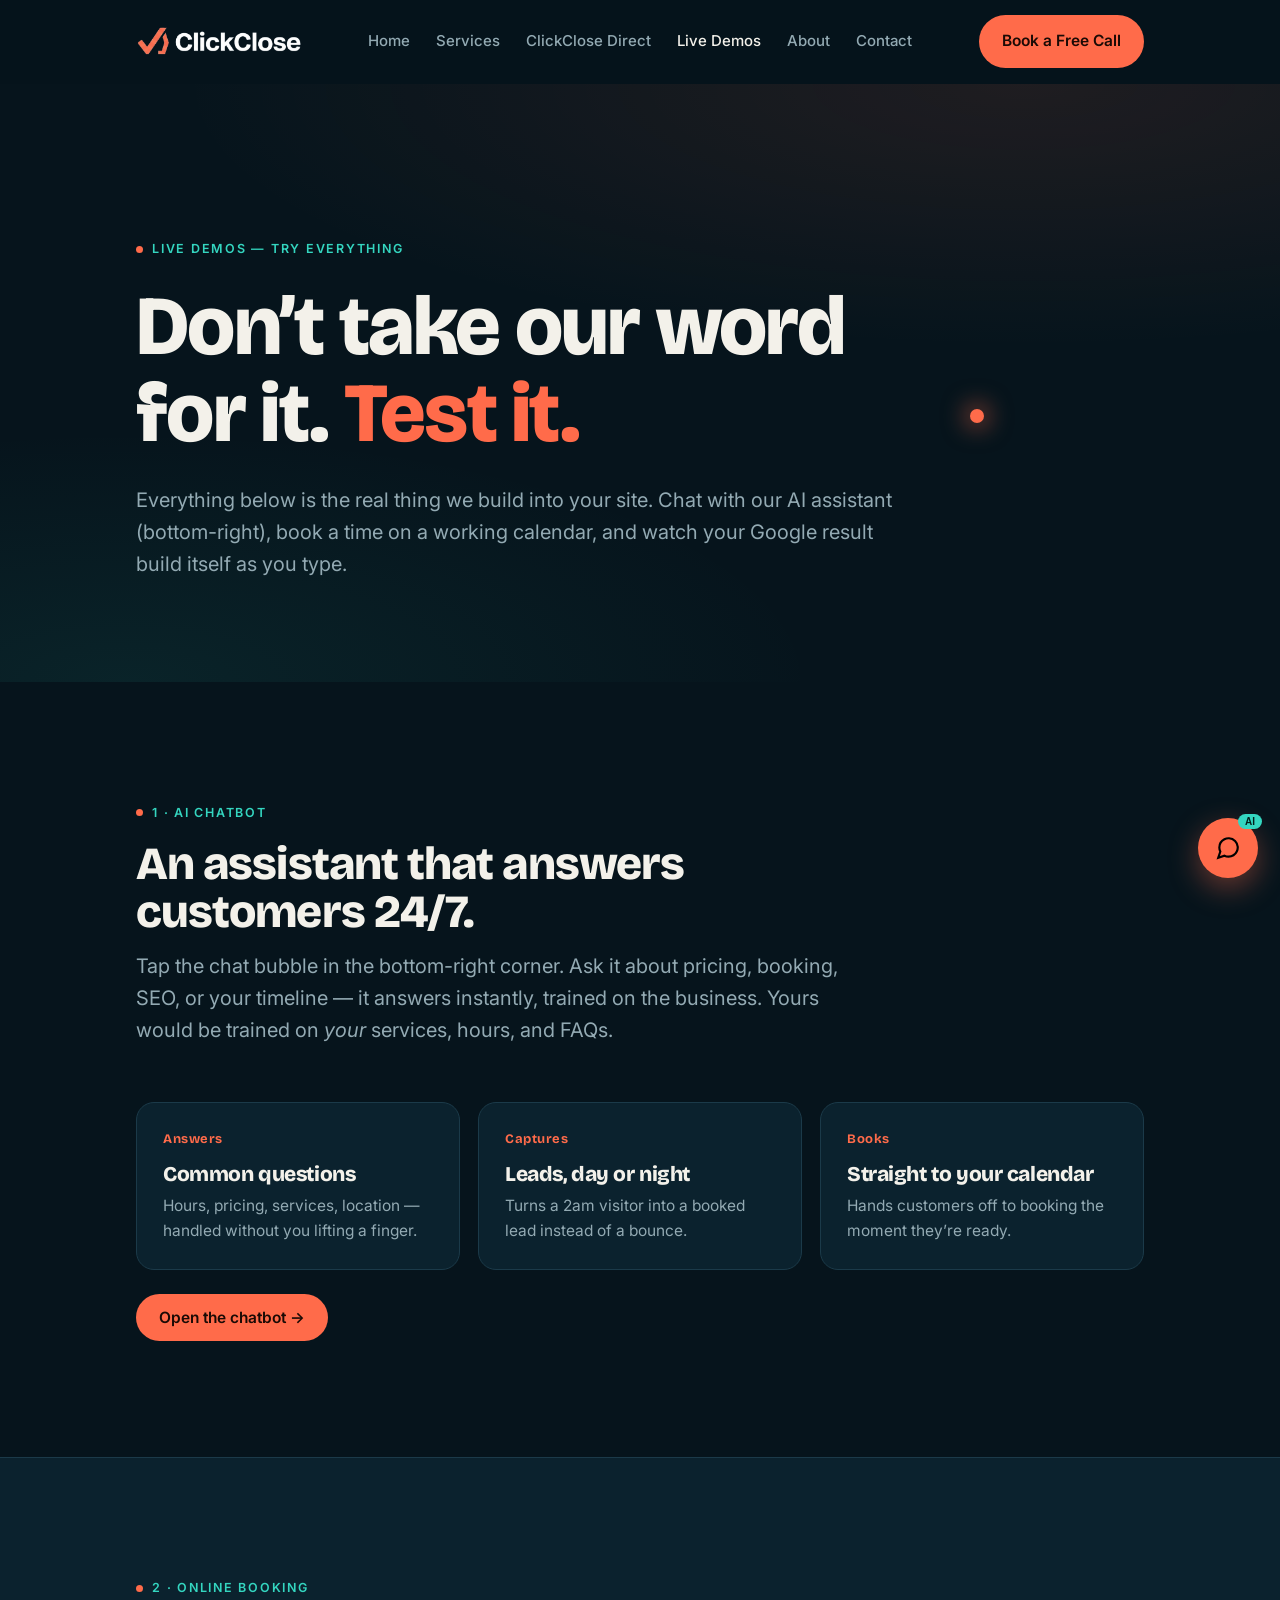
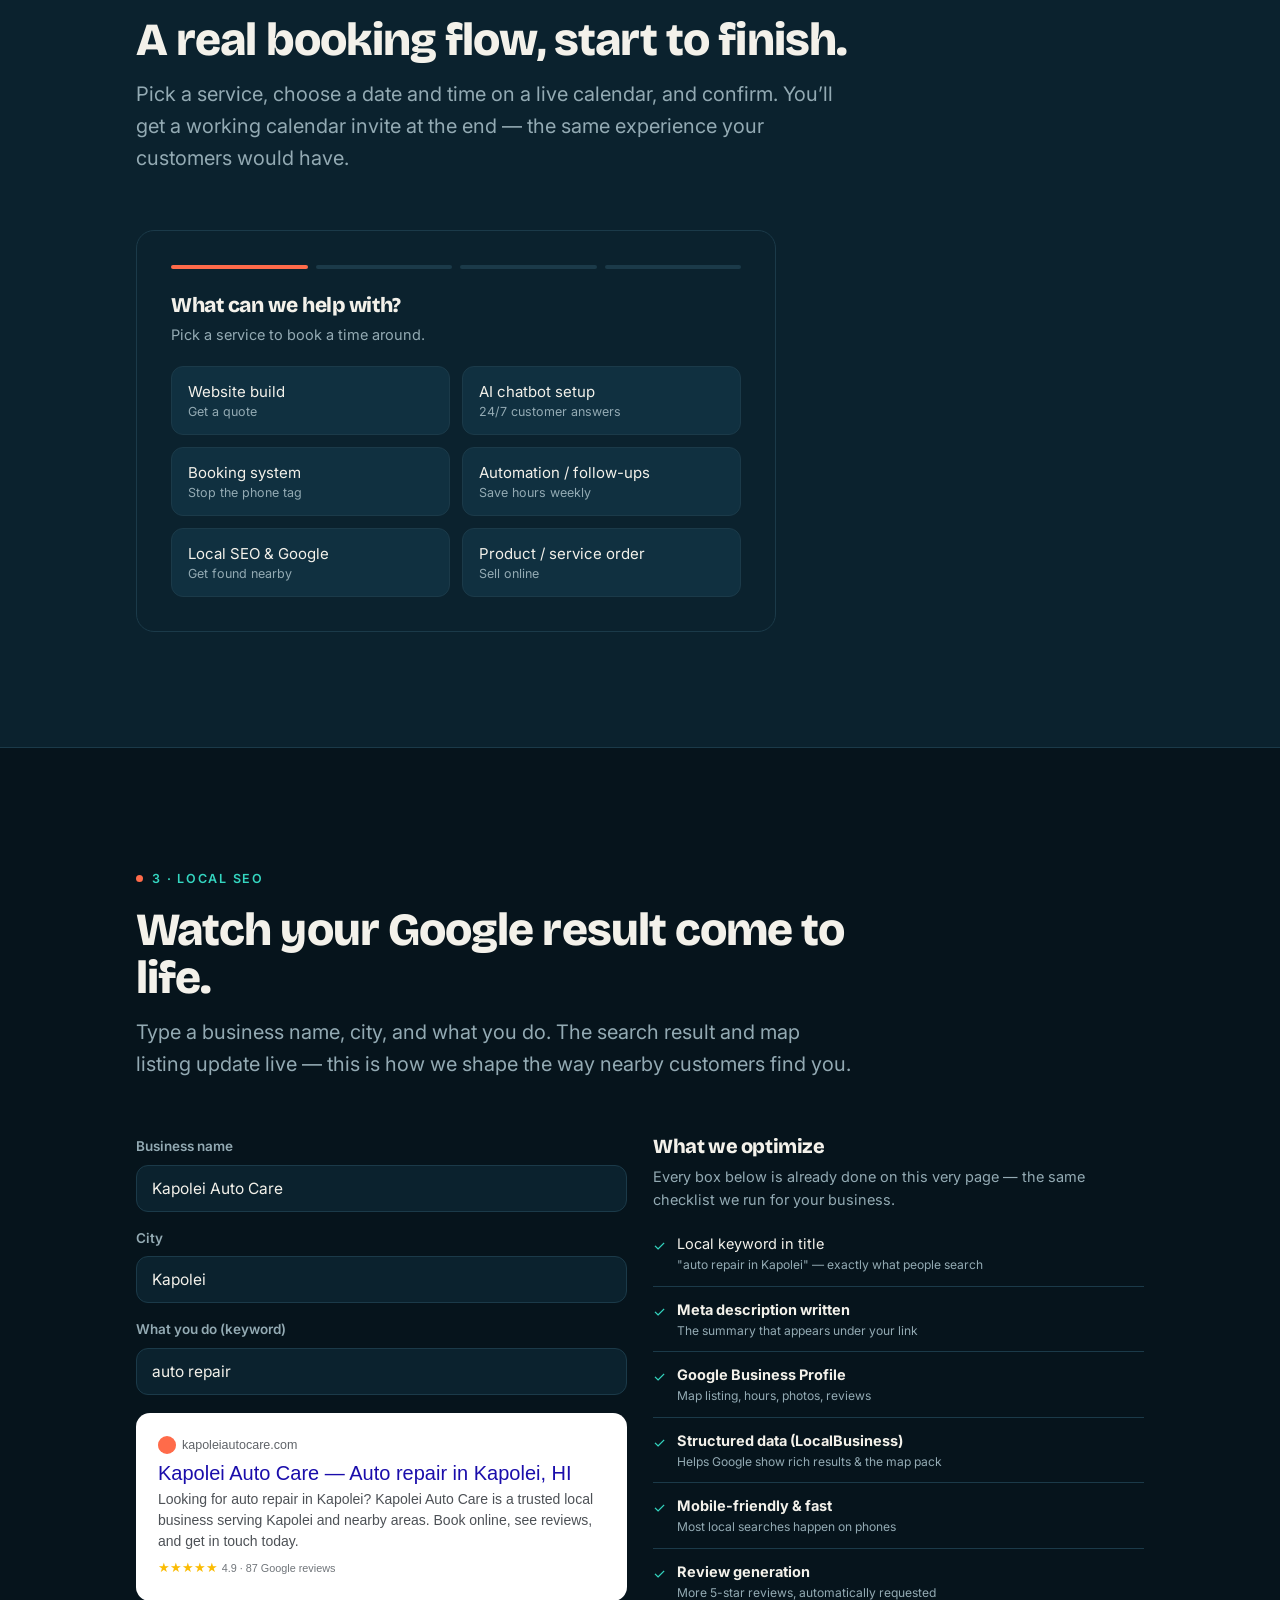
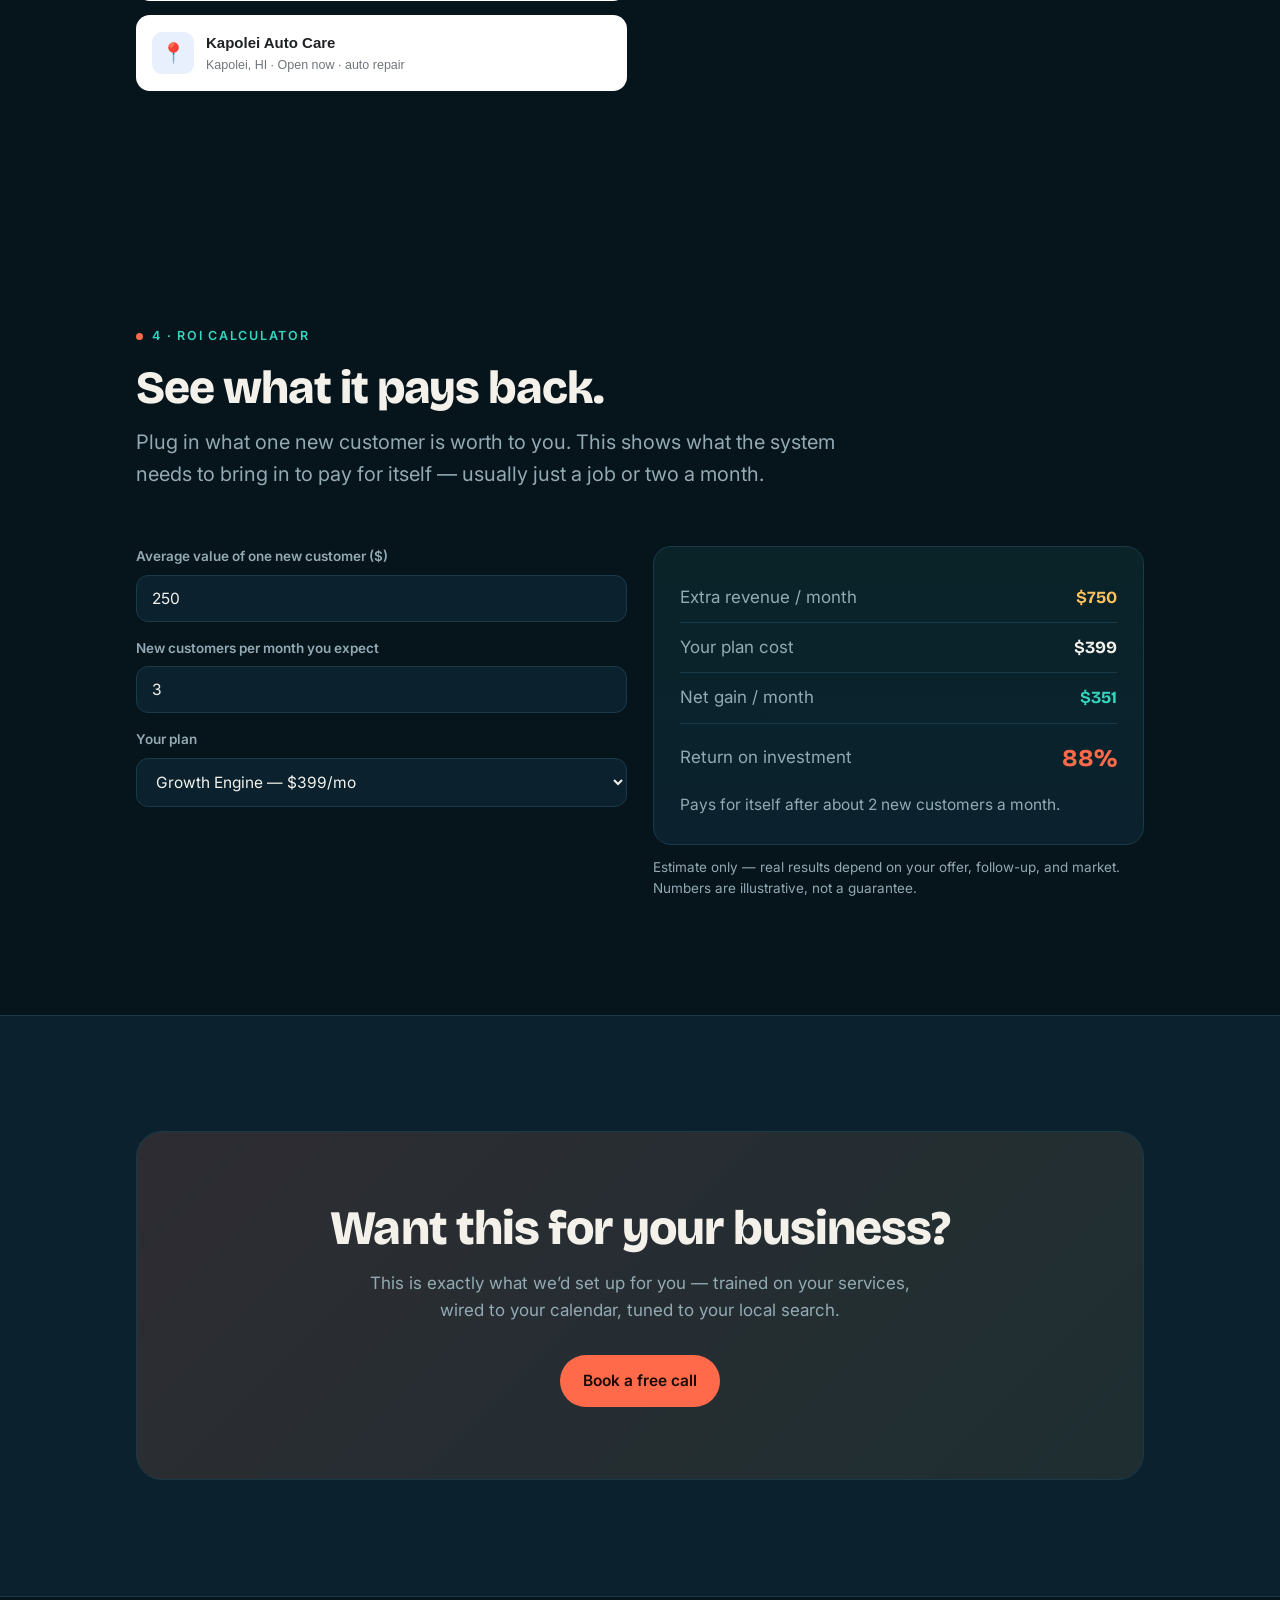
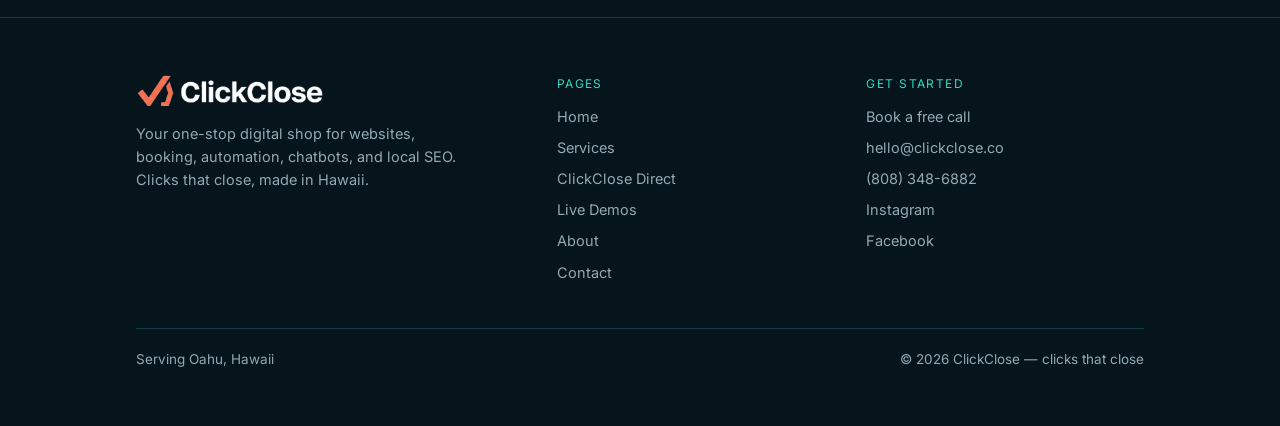
<file: demos.html>
<!DOCTYPE html>
<html lang="en">
<head>
<meta charset="utf-8" />
<meta name="viewport" content="width=device-width, initial-scale=1" />
<title>Live Demos — ClickClose</title>
<meta name="description" content="Try ClickClose's AI chatbot, online booking, and local SEO tools live — the same systems we build for your business." />
<link rel="canonical" href="https://clickclose.co/demos.html" />
<meta property="og:title" content="Live Demos — ClickClose" />
<meta property="og:description" content="Try ClickClose's AI chatbot, online booking, and local SEO tools live — the same systems we build for your business." />
<meta property="og:type" content="website" />
<meta name="twitter:card" content="summary_large_image" />
<meta property="og:image" content="https://clickclose.co/og-image.png" />
<meta name="twitter:image" content="https://clickclose.co/og-image.png" />
<link rel="icon" type="image/png" sizes="32x32" href="favicon-32.png" />
<link rel="icon" type="image/png" sizes="256x256" href="icon.png" />
<link rel="apple-touch-icon" href="apple-touch-icon.png" />
<meta name="theme-color" content="#06141C" />
<link rel="preconnect" href="https://fonts.googleapis.com">
<link rel="preconnect" href="https://fonts.gstatic.com" crossorigin>
<link href="https://fonts.googleapis.com/css2?family=Bricolage+Grotesque:opsz,wght@12..96,600;12..96,700;12..96,800&family=Inter:wght@400;500;600&display=swap" rel="stylesheet">
<script type="application/ld+json">
{"@context":"https://schema.org","@type":"ProfessionalService","name":"ClickClose","description":"Hawaii digital agency: websites, AI chatbots, booking systems, automation, and local SEO for small businesses.","url":"https://clickclose.co","email":"hello@clickclose.co","telephone":"+18083486882","image":"https://clickclose.co/og-image.png","logo":"https://clickclose.co/icon.png","priceRange":"$$","sameAs":["https://www.instagram.com/clickclose.co","https://www.facebook.com/profile.php?id=61591345151445"],"areaServed":[{"@type":"City","name":"Kapolei"},{"@type":"City","name":"Ewa Beach"},{"@type":"City","name":"Honolulu"},{"@type":"AdministrativeArea","name":"Oahu"}],"address":{"@type":"PostalAddress","addressRegion":"HI","addressLocality":"Kapolei","addressCountry":"US"},"geo":{"@type":"GeoCoordinates","latitude":21.3357,"longitude":-158.0581}}
</script>

<style>
:root{
  --ink:#06141C;--ink-2:#0B222E;--ink-3:#103040;--line:#1B3A49;
  --coral:#FF6B4A;--gold:#FFC15E;--teal:#34D6C0;
  --cloud:#F3F1EA;--mist:#93AAB3;
  --display:"Bricolage Grotesque","Inter",system-ui,sans-serif;
  --body:"Inter",system-ui,-apple-system,sans-serif;
  --maxw:1120px;--pad:clamp(20px,5vw,56px);--radius:18px;
}
*{box-sizing:border-box}
html{scroll-behavior:smooth;-webkit-text-size-adjust:100%}
body{margin:0;background:var(--ink);color:var(--cloud);font-family:var(--body);font-size:17px;line-height:1.6;-webkit-font-smoothing:antialiased;overflow-x:hidden}
img{max-width:100%;display:block}
a{color:inherit;text-decoration:none}
h1,h2,h3{font-family:var(--display);font-weight:800;line-height:1.04;letter-spacing:-.02em;margin:0}
p{margin:0}
.wrap{max-width:var(--maxw);margin:0 auto;padding-inline:var(--pad)}
.section{padding-block:clamp(64px,9vw,130px)}
.eyebrow{display:inline-flex;align-items:center;gap:9px;font-family:var(--body);font-size:12.5px;font-weight:600;letter-spacing:.14em;text-transform:uppercase;color:var(--teal)}
.eyebrow::before{content:"";width:7px;height:7px;border-radius:50%;background:var(--coral);box-shadow:0 0 0 0 rgba(255,107,74,.55);animation:pulse 2.4s infinite}
@keyframes pulse{0%{box-shadow:0 0 0 0 rgba(255,107,74,.55)}70%{box-shadow:0 0 0 9px rgba(255,107,74,0)}100%{box-shadow:0 0 0 0 rgba(255,107,74,0)}}
.lead{color:var(--mist);font-size:clamp(17px,2vw,20px);max-width:60ch}
.section-head{max-width:720px;margin-bottom:clamp(36px,5vw,56px)}
.section-head h2{font-size:clamp(28px,4.4vw,46px);margin:16px 0 0}
.btn{display:inline-flex;align-items:center;gap:9px;font-family:var(--body);font-weight:600;font-size:15.5px;padding:13px 22px;border-radius:999px;border:1px solid transparent;transition:transform .18s,background .18s,border-color .18s;cursor:pointer}
.btn:hover{transform:translateY(-2px)}
.btn-primary{background:var(--coral);color:#1a0a05}.btn-primary:hover{background:#ff7d5f}
.btn-ghost{background:transparent;color:var(--cloud);border-color:var(--line)}.btn-ghost:hover{border-color:var(--teal)}
.nav{position:sticky;top:0;z-index:50;background:rgba(6,20,28,.72);backdrop-filter:blur(14px);border-bottom:1px solid transparent;transition:border-color .3s,background .3s}
.nav.scrolled{border-bottom-color:var(--line)}
.nav-inner{max-width:var(--maxw);margin:0 auto;padding:15px var(--pad);display:flex;align-items:center;justify-content:space-between;gap:20px}
.brand{display:inline-flex;align-items:center;gap:10px;font-family:var(--display);font-weight:800;font-size:21px;letter-spacing:-.01em}
.brand .dot{width:9px;height:9px;border-radius:50%;background:var(--coral);box-shadow:0 0 10px var(--coral)}
.brand-logo{height:30px;width:auto;display:block}
.footer-logo{height:34px;width:auto;margin:0 0 14px}
@media(max-width:520px){.brand-logo{height:25px}}
.nav-links{display:flex;align-items:center;gap:26px}
.nav-links a{color:var(--mist);font-size:15px;font-weight:500;transition:color .15s}
.nav-links a:hover,.nav-links a[aria-current=page]{color:var(--cloud)}
.nav-cta{display:inline-flex;align-items:center;gap:18px}
.nav-toggle{display:none;background:none;border:0;cursor:pointer;padding:6px;color:var(--cloud)}
.mobile-menu{display:none}
.hero{position:relative;overflow:hidden}
.hero-inner{position:relative;z-index:2;padding-block:clamp(72px,12vw,150px) clamp(56px,8vw,110px)}
.hero h1{font-size:clamp(40px,7.4vw,84px);max-width:16ch;margin:22px 0 0}
.hero h1 .glow{color:var(--coral)}
.hero .lead{margin-top:26px}
.hero-cta{display:flex;flex-wrap:wrap;gap:14px;margin-top:36px}
.signal{position:absolute;top:-8%;right:-6%;width:min(760px,86vw);aspect-ratio:1;z-index:1;pointer-events:none}
.signal .ring{position:absolute;inset:0;margin:auto;width:18%;aspect-ratio:1;border-radius:50%;border:1.5px solid var(--coral);opacity:0;animation:ripple 6s linear infinite}
.signal .ring:nth-child(2){animation-delay:1.5s;border-color:var(--gold)}
.signal .ring:nth-child(3){animation-delay:3s;border-color:var(--teal)}
.signal .ring:nth-child(4){animation-delay:4.5s;border-color:var(--coral)}
.signal .core{position:absolute;inset:0;margin:auto;width:14px;height:14px;border-radius:50%;background:var(--coral);box-shadow:0 0 24px 4px rgba(255,107,74,.6)}
@keyframes ripple{0%{transform:scale(.2);opacity:0}12%{opacity:.8}100%{transform:scale(5.4);opacity:0}}
.hero::after{content:"";position:absolute;inset:0;z-index:0;background:radial-gradient(120% 80% at 80% 0%,rgba(255,107,74,.10),transparent 55%),radial-gradient(90% 70% at 10% 100%,rgba(52,214,192,.08),transparent 60%)}
.grid{display:grid;gap:18px}
.grid-5{grid-template-columns:repeat(5,1fr)}.grid-3{grid-template-columns:repeat(3,1fr)}.grid-2{grid-template-columns:repeat(2,1fr)}
.card{background:var(--ink-2);border:1px solid var(--line);border-radius:var(--radius);padding:26px;transition:transform .2s,border-color .2s}
.card:hover{transform:translateY(-4px);border-color:#2a5060}
.card .num{font-family:var(--display);font-size:13px;font-weight:700;color:var(--coral);letter-spacing:.04em}
.card h3{font-size:21px;margin:14px 0 8px}
.card p{color:var(--mist);font-size:15.5px}
.tiers{display:grid;grid-template-columns:repeat(3,1fr);gap:18px;align-items:start}
.tier{position:relative;background:var(--ink-2);border:1px solid var(--line);border-radius:var(--radius);padding:30px 26px;display:flex;flex-direction:column}
.tier.featured{border-color:var(--coral);background:linear-gradient(180deg,rgba(255,107,74,.07),var(--ink-2))}
.tier .badge{position:absolute;top:-12px;left:26px;background:var(--coral);color:#1a0a05;font-size:11.5px;font-weight:700;letter-spacing:.06em;text-transform:uppercase;padding:5px 12px;border-radius:999px}
.tier h3{font-size:24px}
.tier .price{color:var(--gold);font-family:var(--body);font-weight:600;font-size:15px;margin:12px 0 18px;line-height:1.5}
.tier .desc{color:var(--mist);font-size:15px}.tier .ai{color:var(--teal);font-size:14px;margin-top:14px}
.tier .btn{margin-top:24px;align-self:flex-start}
.pricelist{display:grid;grid-template-columns:repeat(2,1fr);gap:0;border:1px solid var(--line);border-radius:var(--radius);overflow:hidden}
.pricerow{display:flex;align-items:center;justify-content:space-between;gap:16px;padding:20px 24px;border-bottom:1px solid var(--line);background:var(--ink-2)}
.pricelist .pricerow:nth-last-child(-n+2){border-bottom:0}
.pricerow:nth-child(odd){border-right:1px solid var(--line)}
.pricerow .label{color:var(--cloud);font-size:15.5px}
.pricerow .amount{font-family:var(--display);font-weight:700;color:var(--gold);white-space:nowrap}
.compare{display:grid;grid-template-columns:1fr 1fr;gap:18px}
.compare .card.alt{background:linear-gradient(180deg,rgba(52,214,192,.07),var(--ink-2));border-color:#1f4a52}
.quote{background:var(--ink-2);border:1px solid var(--line);border-radius:var(--radius);padding:28px}
.quote p{font-size:17px;color:var(--cloud)}.quote .who{margin-top:18px;color:var(--mist);font-size:14px;font-weight:600}
.cta-band{background:linear-gradient(135deg,rgba(255,107,74,.14),rgba(255,193,94,.08));border:1px solid var(--line);border-radius:26px;padding:clamp(40px,6vw,72px);text-align:center}
.cta-band h2{font-size:clamp(28px,4.5vw,48px)}
.cta-band p{color:var(--mist);margin:16px auto 0;max-width:52ch}.cta-band .btn{margin-top:30px}
.footer{border-top:1px solid var(--line);padding-block:56px;margin-top:20px}
.footer-grid{display:grid;grid-template-columns:1.4fr 1fr 1fr;gap:32px}
.footer h4{font-family:var(--display);font-size:20px;margin:0 0 12px}
.footer p{color:var(--mist);font-size:14.5px;max-width:38ch}
.footer a{color:var(--mist);font-size:14.5px;display:block;padding:4px 0}.footer a:hover{color:var(--cloud)}
.footer .col-label{font-size:12px;letter-spacing:.12em;text-transform:uppercase;color:var(--teal);margin-bottom:8px}
.footer-bottom{margin-top:40px;padding-top:20px;border-top:1px solid var(--line);color:var(--mist);font-size:13.5px;display:flex;justify-content:space-between;flex-wrap:wrap;gap:8px}
.form{display:grid;gap:16px;max-width:560px}
.field{display:grid;gap:7px}
.field label{font-size:13.5px;font-weight:600;color:var(--mist)}
.field input,.field textarea,.field select{background:var(--ink-2);border:1px solid var(--line);border-radius:12px;padding:13px 15px;color:var(--cloud);font-family:var(--body);font-size:15.5px}
.field textarea{min-height:130px;resize:vertical}
.field input:focus,.field textarea:focus,.field select:focus{outline:none;border-color:var(--teal);box-shadow:0 0 0 3px rgba(52,214,192,.18)}
.form-note{color:var(--mist);font-size:13.5px}
.reveal{opacity:0;transform:translateY(22px);transition:opacity .7s,transform .7s}
.reveal.in{opacity:1;transform:none}
/* ---- Chatbot widget ---- */
.chat-launcher{position:fixed;right:22px;bottom:22px;z-index:90;width:60px;height:60px;border-radius:50%;background:var(--coral);border:0;cursor:pointer;display:flex;align-items:center;justify-content:center;box-shadow:0 10px 30px rgba(255,107,74,.4);transition:transform .2s}
.chat-launcher:hover{transform:translateY(-3px) scale(1.04)}
.chat-launcher .badge-new{position:absolute;top:-4px;right:-4px;background:var(--teal);color:#04201c;font-size:10px;font-weight:700;padding:2px 7px;border-radius:999px}
.chat-panel{position:fixed;right:22px;bottom:94px;z-index:91;width:min(380px,calc(100vw - 32px));height:min(560px,calc(100vh - 130px));background:var(--ink-2);border:1px solid var(--line);border-radius:20px;display:none;flex-direction:column;overflow:hidden;box-shadow:0 24px 60px rgba(0,0,0,.55)}
.chat-panel.open{display:flex}
.chat-head{padding:15px 18px;border-bottom:1px solid var(--line);display:flex;align-items:center;gap:11px;background:linear-gradient(180deg,rgba(255,107,74,.12),transparent)}
.chat-head .avatar{width:38px;height:38px;border-radius:50%;background:var(--coral);display:flex;align-items:center;justify-content:center;font-family:var(--display);font-weight:800;color:#1a0a05;overflow:hidden}
.chat-head .avatar img{width:100%;height:100%;object-fit:cover;display:block}
.chat-head h4{font-family:var(--display);font-size:16px;margin:0;line-height:1.2}
.chat-head .status{font-size:11.5px;color:var(--teal);display:flex;align-items:center;gap:6px}
.chat-head .status::before{content:"";width:7px;height:7px;border-radius:50%;background:var(--teal)}
.chat-close{margin-left:auto;background:none;border:0;color:var(--mist);cursor:pointer;font-size:20px;line-height:1}
.chat-body{flex:1;overflow-y:auto;padding:18px;display:flex;flex-direction:column;gap:11px}
.msg{max-width:86%;padding:11px 14px;border-radius:15px;font-size:14.5px;line-height:1.5}
.msg.bot{background:var(--ink-3);border:1px solid var(--line);align-self:flex-start;border-bottom-left-radius:4px}
.msg.user{background:var(--coral);color:#1a0a05;align-self:flex-end;border-bottom-right-radius:4px}
.msg a{color:var(--teal);text-decoration:underline}
.msg.user a{color:#1a0a05}
.chat-chips{display:flex;flex-wrap:wrap;gap:8px;padding:0 18px 8px}
.chip{background:transparent;border:1px solid var(--line);color:var(--cloud);font-size:12.5px;padding:7px 12px;border-radius:999px;cursor:pointer;font-family:var(--body)}
.chip:hover{border-color:var(--teal);color:var(--teal)}
.chat-input{display:flex;gap:8px;padding:12px;border-top:1px solid var(--line)}
.chat-input input{flex:1;background:var(--ink);border:1px solid var(--line);border-radius:999px;padding:11px 15px;color:var(--cloud);font-family:var(--body);font-size:14.5px}
.chat-input input:focus{outline:none;border-color:var(--teal)}
.chat-send{background:var(--coral);border:0;width:42px;height:42px;border-radius:50%;cursor:pointer;display:flex;align-items:center;justify-content:center;color:#1a0a05;flex-shrink:0}
.typing{display:flex;gap:4px;padding:13px 14px;background:var(--ink-3);border:1px solid var(--line);border-radius:15px;border-bottom-left-radius:4px;align-self:flex-start;width:fit-content}
.typing span{width:7px;height:7px;border-radius:50%;background:var(--mist);animation:blink 1.2s infinite}
.typing span:nth-child(2){animation-delay:.2s}.typing span:nth-child(3){animation-delay:.4s}
@keyframes blink{0%,60%,100%{opacity:.3}30%{opacity:1}}
/* ---- Booking widget ---- */
.booking{background:var(--ink-2);border:1px solid var(--line);border-radius:var(--radius);padding:clamp(22px,4vw,34px);max-width:640px}
.steps{display:flex;gap:8px;margin-bottom:26px}
.step-dot{flex:1;height:4px;border-radius:2px;background:var(--line)}
.step-dot.active{background:var(--coral)}
.booking h3{font-size:21px;margin-bottom:6px}
.booking .sub{color:var(--mist);font-size:14.5px;margin-bottom:20px}
.opt-grid{display:grid;grid-template-columns:repeat(2,1fr);gap:12px}
.opt{background:var(--ink-3);border:1px solid var(--line);border-radius:12px;padding:15px 16px;cursor:pointer;text-align:left;color:var(--cloud);font-family:var(--body);font-size:15px;transition:border-color .15s}
.opt:hover,.opt.sel{border-color:var(--coral)}
.opt small{display:block;color:var(--mist);font-size:12.5px;margin-top:3px}
.cal-head{display:flex;justify-content:space-between;align-items:center;margin-bottom:14px}
.cal-head button{background:var(--ink-3);border:1px solid var(--line);color:var(--cloud);width:34px;height:34px;border-radius:9px;cursor:pointer}
.cal-head button:disabled{opacity:.3;cursor:default}
.cal-head .mlabel{font-family:var(--display);font-weight:700}
.cal-dow{display:grid;grid-template-columns:repeat(7,1fr);gap:6px;margin-bottom:6px}
.cal-dow span{text-align:center;font-size:11px;color:var(--mist)}
.cal-grid{display:grid;grid-template-columns:repeat(7,1fr);gap:6px}
.cal-cell{aspect-ratio:1;display:flex;align-items:center;justify-content:center;border-radius:10px;font-size:14px;border:1px solid transparent;color:var(--cloud);cursor:pointer}
.cal-cell.muted{color:var(--mist);opacity:.25;cursor:default}
.cal-cell.avail:hover{border-color:var(--teal)}
.cal-cell.sel{background:var(--coral);color:#1a0a05;font-weight:700}
.slots{display:grid;grid-template-columns:repeat(3,1fr);gap:10px}
.slot{background:var(--ink-3);border:1px solid var(--line);border-radius:10px;padding:12px;cursor:pointer;color:var(--cloud);font-size:14px;font-family:var(--body)}
.slot:hover,.slot.sel{border-color:var(--coral)}
.slot.taken{opacity:.3;cursor:not-allowed;text-decoration:line-through}
.book-nav{display:flex;justify-content:space-between;margin-top:24px;gap:12px}
.book-confirm{text-align:center;padding:8px}
.book-confirm .check{width:64px;height:64px;border-radius:50%;background:rgba(52,214,192,.15);border:1px solid var(--teal);display:flex;align-items:center;justify-content:center;margin:0 auto 18px}
.book-summary{background:var(--ink-3);border:1px solid var(--line);border-radius:12px;padding:18px;text-align:left;margin:18px 0;font-size:14.5px;line-height:1.9}
.book-summary b{color:var(--gold)}
/* ---- SEO tool ---- */
.seo-tool{display:grid;grid-template-columns:1fr 1fr;gap:26px;align-items:start}
.serp{background:#fff;border-radius:14px;padding:22px;font-family:arial,helvetica,sans-serif}
.serp .crumb{color:#5f6368;font-size:12.5px;display:flex;align-items:center;gap:6px}
.serp .crumb .fav{width:18px;height:18px;border-radius:50%;background:#FF6B4A;display:inline-block}
.serp .title{color:#1a0dab;font-size:20px;line-height:1.3;margin:5px 0 3px}
.serp .desc{color:#4d5156;font-size:14px;line-height:1.5}
.serp .stars{color:#fbbc04;font-size:13px;margin-top:6px}
.serp .stars small{color:#70757a}
.localcard{background:#fff;border-radius:14px;padding:16px;margin-top:14px;font-family:arial,sans-serif;display:flex;gap:12px;align-items:center}
.localcard .pin{width:42px;height:42px;border-radius:10px;background:#e8f0fe;display:flex;align-items:center;justify-content:center;font-size:20px}
.localcard .b{color:#202124;font-size:15px;font-weight:700}
.localcard .m{color:#70757a;font-size:12.5px}
.checklist .item{display:flex;gap:11px;align-items:flex-start;padding:11px 0;border-bottom:1px solid var(--line);font-size:14.5px}
.checklist .item:last-child{border-bottom:0}
.checklist .tick{color:var(--teal);flex-shrink:0;margin-top:2px}
.checklist .item span b{color:var(--cloud)}
.checklist .item small{color:var(--mist);display:block}
@media(max-width:900px){
  .grid-5{grid-template-columns:repeat(2,1fr)}
  .grid-3,.grid-2,.tiers,.compare,.footer-grid,.seo-tool{grid-template-columns:1fr}
  .pricelist{grid-template-columns:1fr}
  .pricerow:nth-child(odd){border-right:0}
  .pricerow{border-bottom:1px solid var(--line)!important}
  .nav-links,.nav-cta .btn{display:none}
  .nav-toggle{display:inline-flex}
  .mobile-menu.open{display:flex;flex-direction:column;gap:4px;padding:8px var(--pad) 20px;border-bottom:1px solid var(--line);background:rgba(6,20,28,.96)}
  .mobile-menu a{padding:12px 0;color:var(--cloud);font-size:17px;border-bottom:1px solid var(--line)}
  .mobile-menu .btn{margin-top:14px;justify-content:center}
  .opt-grid{grid-template-columns:1fr}
}
@media(max-width:520px){.grid-5{grid-template-columns:1fr}.slots{grid-template-columns:repeat(2,1fr)}}
/* ---- ClickClose Direct dashboard ---- */
.stat-row{display:grid;grid-template-columns:repeat(3,1fr);gap:18px}
.stat-box{background:var(--ink-2);border:1px solid var(--line);border-radius:16px;padding:24px;text-align:center}
.stat-box .big{font-family:var(--display);font-weight:800;font-size:clamp(28px,4vw,40px);color:var(--gold)}
.stat-box .lbl{color:var(--mist);font-size:13.5px;margin-top:6px}
.stat-box.pending .big{color:var(--teal);font-size:20px}
.spot-grid{display:grid;grid-template-columns:repeat(4,1fr);gap:12px}
.spot{border-radius:14px;padding:16px 14px;text-align:center;border:1px solid var(--line);min-height:78px;display:flex;flex-direction:column;justify-content:center}
.spot.open{background:var(--ink-2);border-style:dashed;border-color:#2a5060}
.spot.open .cat{color:var(--mist);font-size:13px}
.spot.open .status{color:var(--teal);font-weight:700;font-size:12px;margin-top:4px;letter-spacing:.04em;text-transform:uppercase}
.spot.filled{background:linear-gradient(180deg,rgba(255,107,74,.10),var(--ink-2));border-color:var(--coral)}
.spot.filled .cat{color:var(--cloud);font-weight:700;font-size:13.5px}
.spot.filled .status{color:var(--coral);font-size:11.5px;margin-top:4px;text-transform:uppercase;letter-spacing:.04em}
@media(max-width:900px){.spot-grid{grid-template-columns:repeat(2,1fr)}.stat-row{grid-template-columns:1fr}}
@media(max-width:520px){.spot-grid{grid-template-columns:1fr}}
a:focus-visible,.btn:focus-visible,input:focus-visible,textarea:focus-visible,button:focus-visible{outline:2px solid var(--teal);outline-offset:3px}
@media(prefers-reduced-motion:reduce){
  *{animation:none!important;transition:none!important;scroll-behavior:auto}
  .reveal{opacity:1;transform:none}
  .signal .ring{opacity:.25;transform:scale(2.6)}
  .signal .ring:nth-child(3){transform:scale(4)}.signal .ring:nth-child(4){transform:scale(5)}
}
</style>
</head>
<body>
<nav class="nav" id="nav">
  <div class="nav-inner">
    <a class="brand" href="index.html"><img class="brand-logo" src="logo.png" alt="ClickClose" /></a>
    <div class="nav-links">
      <a href="index.html">Home</a>
      <a href="services.html">Services</a>
      <a href="direct.html">ClickClose Direct</a>
      <a href="demos.html" aria-current="page">Live Demos</a>
      <a href="about.html">About</a>
      <a href="contact.html">Contact</a>
    </div>
    <div class="nav-cta">
      <a class="btn btn-primary" href="contact.html#book-real">Book a Free Call</a>
      <button class="nav-toggle" id="navToggle" aria-label="Open menu" aria-expanded="false">
        <svg width="26" height="26" viewBox="0 0 24 24" fill="none" stroke="currentColor" stroke-width="2"><line x1="3" y1="7" x2="21" y2="7"/><line x1="3" y1="12" x2="21" y2="12"/><line x1="3" y1="17" x2="21" y2="17"/></svg>
      </button>
    </div>
  </div>
  <div class="mobile-menu" id="mobileMenu">
    <a href="index.html">Home</a><a href="services.html">Services</a><a href="direct.html">ClickClose Direct</a><a href="demos.html">Live Demos</a><a href="about.html">About</a><a href="contact.html">Contact</a>
    <a class="btn btn-primary" href="contact.html#book-real">Book a Free Call</a>
  </div>
</nav>
<header class="hero">
  <div class="signal" aria-hidden="true"><span class="ring"></span><span class="ring"></span><span class="ring"></span><span class="ring"></span><span class="core"></span></div>
  <div class="wrap hero-inner">
    <span class="eyebrow">Live demos &mdash; try everything</span>
    <h1>Don&rsquo;t take our word for it. <span class="glow">Test it.</span></h1>
    <p class="lead">Everything below is the real thing we build into your site. Chat with our AI assistant (bottom-right), book a time on a working calendar, and watch your Google result build itself as you type.</p>
  </div>
</header>

<!-- AI CHATBOT -->
<section class="section"><div class="wrap">
  <div class="section-head reveal"><span class="eyebrow">1 &middot; AI chatbot</span><h2>An assistant that answers customers 24/7.</h2><p class="lead" style="margin-top:14px">Tap the chat bubble in the bottom-right corner. Ask it about pricing, booking, SEO, or your timeline &mdash; it answers instantly, trained on the business. Yours would be trained on <em>your</em> services, hours, and FAQs.</p></div>
  <div class="grid grid-3">
    <div class="card reveal"><div class="num">Answers</div><h3>Common questions</h3><p>Hours, pricing, services, location &mdash; handled without you lifting a finger.</p></div>
    <div class="card reveal"><div class="num">Captures</div><h3>Leads, day or night</h3><p>Turns a 2am visitor into a booked lead instead of a bounce.</p></div>
    <div class="card reveal"><div class="num">Books</div><h3>Straight to your calendar</h3><p>Hands customers off to booking the moment they&rsquo;re ready.</p></div>
  </div>
  <p style="margin-top:24px"><button class="btn btn-primary" onclick="document.getElementById('chatLauncher').click()">Open the chatbot &rarr;</button></p>
</div></section>

<!-- BOOKING -->
<section class="section" id="bookingsec" style="background:var(--ink-2);border-block:1px solid var(--line)"><div class="wrap">
  <div class="section-head reveal"><span class="eyebrow">2 &middot; Online booking</span><h2>A real booking flow, start to finish.</h2><p class="lead" style="margin-top:14px">Pick a service, choose a date and time on a live calendar, and confirm. You&rsquo;ll get a working calendar invite at the end &mdash; the same experience your customers would have.</p></div>
  <div class="reveal" id="booking-anchor"><a id="booking"></a><div class="booking" id="booking">
  <div class="steps"><div class="step-dot active" data-s="1"></div><div class="step-dot" data-s="2"></div><div class="step-dot" data-s="3"></div><div class="step-dot" data-s="4"></div></div>
  <div id="bookStage"></div>
</div></div>
</div></section>

<!-- SEO -->
<section class="section" id="seosec"><div class="wrap">
  <div class="section-head reveal"><span class="eyebrow">3 &middot; Local SEO</span><h2>Watch your Google result come to life.</h2><p class="lead" style="margin-top:14px">Type a business name, city, and what you do. The search result and map listing update live &mdash; this is how we shape the way nearby customers find you.</p></div>
  <a id="seo"></a>
  <div class="seo-tool reveal">
    <div>
      <div class="form" style="max-width:none;margin-bottom:18px">
        <div class="field"><label>Business name</label><input id="seoBiz" value="Kapolei Auto Care" placeholder="Your business"></div>
        <div class="field"><label>City</label><input id="seoCity" value="Kapolei" placeholder="City"></div>
        <div class="field"><label>What you do (keyword)</label><input id="seoKw" value="auto repair" placeholder="e.g. plumbing, lunch plates, haircuts"></div>
      </div>
      <div class="serp">
        <div class="crumb"><span class="fav"></span><span id="serpUrl">kapoleiautocare.com</span></div>
        <div class="title" id="serpTitle">Title</div>
        <div class="desc" id="serpDesc">Description</div>
        <div class="stars">&#9733;&#9733;&#9733;&#9733;&#9733; <small>4.9 &middot; 87 Google reviews</small></div>
      </div>
      <div class="localcard">
        <div class="pin">&#128205;</div>
        <div><div class="b" id="lpName">Business</div><div class="m" id="lpMeta">City, HI</div></div>
      </div>
    </div>
    <div>
      <h3 style="font-size:20px;margin-bottom:8px">What we optimize</h3>
      <p style="color:var(--mist);font-size:14.5px;margin-bottom:10px">Every box below is already done on this very page &mdash; the same checklist we run for your business.</p>
      <div class="checklist">
        <div class="item"><span class="tick">&#10003;</span><span id="ckTitle"><b>Local keyword in title</b><small>Matches what people actually search</small></span></div>
        <div class="item"><span class="tick">&#10003;</span><span><b>Meta description written</b><small>The summary that appears under your link</small></span></div>
        <div class="item"><span class="tick">&#10003;</span><span><b>Google Business Profile</b><small>Map listing, hours, photos, reviews</small></span></div>
        <div class="item"><span class="tick">&#10003;</span><span><b>Structured data (LocalBusiness)</b><small>Helps Google show rich results &amp; the map pack</small></span></div>
        <div class="item"><span class="tick">&#10003;</span><span><b>Mobile-friendly &amp; fast</b><small>Most local searches happen on phones</small></span></div>
        <div class="item"><span class="tick">&#10003;</span><span><b>Review generation</b><small>More 5-star reviews, automatically requested</small></span></div>
      </div>
    </div>
  </div>
</div></section>

<!-- ===== ROI CALCULATOR (added push — delete this whole section to revert) ===== -->
<section class="section" id="roisec"><div class="wrap">
  <div class="section-head reveal"><span class="eyebrow">4 &middot; ROI calculator</span><h2>See what it pays back.</h2><p class="lead" style="margin-top:14px">Plug in what one new customer is worth to you. This shows what the system needs to bring in to pay for itself &mdash; usually just a job or two a month.</p></div>
  <div class="seo-tool reveal">
    <div>
      <div class="form" style="max-width:none">
        <div class="field"><label>Average value of one new customer ($)</label><input id="roiVal" type="number" value="250" min="1"></div>
        <div class="field"><label>New customers per month you expect</label><input id="roiCust" type="number" value="3" min="0"></div>
        <div class="field"><label>Your plan</label>
          <select id="roiPlan">
            <option value="199">Presence Pack &mdash; $199/mo</option>
            <option value="299">Presence Pack (AI) &mdash; $299/mo</option>
            <option value="399" selected>Growth Engine &mdash; $399/mo</option>
            <option value="599">Growth Engine (AI) &mdash; $599/mo</option>
            <option value="699">Full Stack AI &mdash; $699/mo</option>
            <option value="999">Full Stack AI (AI) &mdash; $999/mo</option>
          </select></div>
      </div>
    </div>
    <div>
      <div class="card" style="background:linear-gradient(180deg,rgba(52,214,192,.08),var(--ink-2))">
        <div style="display:flex;justify-content:space-between;padding:11px 0;border-bottom:1px solid var(--line)"><span style="color:var(--mist)">Extra revenue / month</span><b id="roiRev" style="color:var(--gold);font-family:var(--display)">$750</b></div>
        <div style="display:flex;justify-content:space-between;padding:11px 0;border-bottom:1px solid var(--line)"><span style="color:var(--mist)">Your plan cost</span><b id="roiCost" style="font-family:var(--display)">$399</b></div>
        <div style="display:flex;justify-content:space-between;padding:11px 0;border-bottom:1px solid var(--line)"><span style="color:var(--mist)">Net gain / month</span><b id="roiNet" style="color:var(--teal);font-family:var(--display)">$351</b></div>
        <div style="display:flex;justify-content:space-between;padding:15px 0 6px;align-items:center"><span style="color:var(--mist)">Return on investment</span><b id="roiPct" style="color:var(--coral);font-family:var(--display);font-size:24px">88%</b></div>
        <p id="roiPay" class="form-note" style="margin-top:10px">Pays for itself after about 2 new customers a month.</p>
      </div>
      <p class="form-note" style="margin-top:12px">Estimate only &mdash; real results depend on your offer, follow-up, and market. Numbers are illustrative, not a guarantee.</p>
    </div>
  </div>
</div></section>

<section class="section" style="background:var(--ink-2);border-block:1px solid var(--line)"><div class="wrap"><div class="cta-band reveal"><h2>Want this for your business?</h2><p>This is exactly what we&rsquo;d set up for you &mdash; trained on your services, wired to your calendar, tuned to your local search.</p><a class="btn btn-primary" href="contact.html#book-real">Book a free call</a></div></div></section>
<footer class="footer"><div class="wrap">
  <div class="footer-grid">
    <div><img class="footer-logo" src="logo.png" alt="ClickClose" />
      <p>Your one-stop digital shop for websites, booking, automation, chatbots, and local SEO. Clicks that close, made in Hawaii.</p></div>
    <div><div class="col-label">Pages</div>
      <a href="index.html">Home</a><a href="services.html">Services</a><a href="direct.html">ClickClose Direct</a><a href="demos.html">Live Demos</a><a href="about.html">About</a><a href="contact.html">Contact</a></div>
    <div><div class="col-label">Get started</div>
      <a href="contact.html#book-real">Book a free call</a>
      <a href="mailto:hello@clickclose.co">hello@clickclose.co</a>
      <a href="tel:+18083486882">(808) 348-6882</a>
      <a href="https://www.instagram.com/clickclose.co" target="_blank" rel="noopener">Instagram</a>
      <a href="https://www.facebook.com/profile.php?id=61591345151445" target="_blank" rel="noopener">Facebook</a></div>
  </div>
  <div class="footer-bottom"><span>Serving Oahu, Hawaii</span><span>&copy; 2026 ClickClose &mdash; clicks that close</span></div>
</div></footer>
<!-- ===== AI chatbot widget (on every page) ===== -->
<button class="chat-launcher" id="chatLauncher" aria-label="Open chat">
  <span class="badge-new">AI</span>
  <svg width="26" height="26" viewBox="0 0 24 24" fill="none" stroke="currentColor" stroke-width="2"><path d="M21 11.5a8.38 8.38 0 0 1-.9 3.8 8.5 8.5 0 0 1-7.6 4.7 8.38 8.38 0 0 1-3.8-.9L3 21l1.9-5.7a8.38 8.38 0 0 1-.9-3.8 8.5 8.5 0 0 1 4.7-7.6 8.38 8.38 0 0 1 3.8-.9h.5a8.48 8.48 0 0 1 8 8v.5z"/></svg>
</button>
<div class="chat-panel" id="chatPanel" role="dialog" aria-label="ClickClose assistant">
  <div class="chat-head">
    <div class="avatar"><img src="icon.png" alt="ClickClose" /></div>
    <div><h4>ClickClose Assistant</h4><div class="status">Online &middot; replies instantly</div></div>
    <button class="chat-close" id="chatClose" aria-label="Close chat">&times;</button>
  </div>
  <div class="chat-body" id="chatBody"></div>
  <div class="chat-chips" id="chatChips"></div>
  <div class="chat-input">
    <input id="chatText" type="text" placeholder="Ask about pricing, booking, SEO..." autocomplete="off" />
    <button class="chat-send" id="chatSend" aria-label="Send">
      <svg width="18" height="18" viewBox="0 0 24 24" fill="none" stroke="currentColor" stroke-width="2"><line x1="22" y1="2" x2="11" y2="13"/><polygon points="22 2 15 22 11 13 2 9 22 2"/></svg>
    </button>
  </div>
</div>
<script>
var nav=document.getElementById('nav');
addEventListener('scroll',function(){nav.classList.toggle('scrolled',scrollY>10)});
var t=document.getElementById('navToggle'),m=document.getElementById('mobileMenu');
if(t)t.addEventListener('click',function(){var o=m.classList.toggle('open');t.setAttribute('aria-expanded',o)});
var io=new IntersectionObserver(function(es){es.forEach(function(e){if(e.isIntersecting){e.target.classList.add('in');io.unobserve(e.target)}})},{threshold:.12});
document.querySelectorAll('.reveal').forEach(function(el){io.observe(el)});

/* ============================================================
   ClickClose AI assistant — runs fully in the browser, no API key.
   Knowledge base below is tailored to ClickClose's services.
   TO UPGRADE TO A REAL LLM (Claude API): replace the answer()
   call inside send() with a fetch() to your own backend that
   holds the API key. Never put an API key in this file.
   ============================================================ */
var KB=[
 {k:['hi','hello','hey','aloha','howzit','sup','yo'],
  a:`Aloha! 👋 I'm ClickClose's assistant. I can tell you about our websites, AI chatbots, booking, automation, and local SEO — or help you book a free call. What are you working on?`,
  c:['What do you offer?','How much does it cost?','Book a free call']},
 {k:['what do you','offer','services','what can you','do you do','help with','everything'],
  a:`We're a one-stop digital shop for Hawaii small businesses. We build: <b>websites</b>, <b>AI chatbots</b>, online <b>booking</b>, <b>automation</b> (follow-ups & reminders), local <b>SEO</b>, and <b>digital wallet loyalty rewards</b>. Want details on any one?`,
  c:['Websites','AI chatbots','Booking','Loyalty rewards']},
 {k:['website','web site','web design','landing','pages','site '],
  a:`We build clean, fast websites that make your business easy to find and trust. One-time builds run <b>$1,500–3,000</b> (or $2,500–4,500 AI-enhanced). See more on our <a href="services.html">Services page</a>.`,
  c:['How much?','Book a free call']},
 {k:['chatbot','chat bot','bot','ai assistant','ai chat','assistant'],
  a:`Like this one 😊 We build AI chatbots trained on <i>your</i> business that answer customer questions 24/7, capture leads, and even book appointments. Setup is <b>$800–1,500</b>, or included in our AI-powered retainers.`,
  c:['See it in action','Pricing','Book a free call']},
 {k:['book','appointment','schedule','calendar','reservation','reserve'],
  a:`We set up online booking so customers reserve without phone tag. Try our <a href="demos.html#booking">live booking demo</a> — that's the same system we'd build for you. Standalone setup is <b>$500–1,000</b>.`,
  c:['Try the booking demo','Book a free call']},
 {k:['seo','search','google','rank','found online','maps','visibility'],
  a:`We handle local SEO so nearby customers find you on Google & Maps — profile setup, local keywords, reviews. See a <a href="demos.html#seo">live preview</a> of how your business could show up in search. Audits start at <b>$350</b>.`,
  c:['See the SEO demo','Book a free call']},
 {k:['automation','automate','follow up','follow-up','reminder','workflow','crm'],
  a:`We automate the busywork: instant lead follow-ups, appointment reminders, review requests, reports. Automation builds run <b>$800–2,500 per flow</b>, or come bundled in our Growth & Full Stack plans.`,
  c:['See the plans','Book a free call']},
 {k:['loyalty','wallet','punch card','rewards','coupon','voucher','apple wallet','google wallet','discount card'],
  a:`We build <b>Digital Wallet Loyalty Rewards</b> — a branded punch card, coupon, or loyalty pass that lives right in your customer's Apple or Google Wallet. No app to download, and you can push offers straight to their lock screen. Setup is <b>$250</b>, then <b>$39/mo</b> (or $29/mo bundled with a retainer).`,
  c:['How does it work?','Book a free call']},
 {k:['price','pricing','cost','how much','rate','afford','budget','expensive'],
  a:`Two ways to work with us: <b>one-time projects</b> (websites from $1,500, chatbots from $800, booking from $500) or <b>monthly retainers</b> — Presence Pack ($199–299/mo), Growth Engine ($399–599/mo), Full Stack AI ($699–999/mo). Full breakdown on <a href="services.html">Services</a>.`,
  c:['Presence Pack','Growth Engine','Full Stack AI']},
 {k:['presence pack','presence'],
  a:`<b>Presence Pack</b> — setup $1,000–1,500, then $199/mo (or $299 AI-powered). Includes a 5-page website, Google Business Profile, basic SEO, contact form + booking link, monthly report. AI version adds an FAQ chatbot.`,
  c:['Growth Engine','Book a free call']},
 {k:['growth engine','growth'],
  a:`<b>Growth Engine</b> (most popular) — setup $2,500–3,500, then $399/mo (or $599 AI-powered). Adds online booking, automated email follow-up, local SEO + Maps, review generation, and an analytics dashboard.`,
  c:['Full Stack AI','Book a free call']},
 {k:['full stack','full-stack','top tier','everything plan'],
  a:`<b>Full Stack AI</b> — setup $4,500–6,000, then $699/mo (or $999 AI-powered). Everything in Growth + CRM, 3–5 custom workflows, advanced SEO, reputation management, and a monthly strategy call.`,
  c:['Book a free call','See all pricing']},
 {k:['ai version','ai powered','difference','standard vs','ai or no','vs ai','with ai'],
  a:`<b>Standard</b> = traditional site, real booking, human-assisted content — simpler, lower price. <b>AI-Powered</b> = chatbot answers at 2am, leads followed up instantly, content generated automatically. Your call.`,
  c:['Pricing','Book a free call']},
 {k:['oahu','hawaii','location','where','area','serve','honolulu','kapolei','ewa','island','local'],
  a:`We're based on Oahu and serve small businesses across Hawaii — in person where it helps, remote where it's faster. 🌺`,
  c:['Book a free call','What do you offer?']},
 {k:['how long','timeline','turnaround','when','fast','quick','ready'],
  a:`Most websites launch in <b>2–4 weeks</b>. Smaller setups like booking or a chatbot often go live within a week, depending on how fast we get your content.`,
  c:['Book a free call','Pricing']},
 {k:['how does it work','process','get started','steps','next step','start','begin'],
  a:`Simple: <b>1)</b> free discovery call, <b>2)</b> we send a clear plan + quote, <b>3)</b> we build it, <b>4)</b> you review and we launch. Want to start with the call?`,
  c:['Book a free call','Pricing']},
 {k:['talk to','human','call','phone','email','contact','reach','person','someone'],
  a:`Happy to connect! Book a free call on our <a href="contact.html#book-real">Contact page</a>, call or text <a href="tel:+18083486882">(808) 348-6882</a>, or email <a href="mailto:hello@clickclose.co">hello@clickclose.co</a>. Also on <a href="https://www.instagram.com/clickclose.co" target="_blank">Instagram</a> and <a href="https://www.facebook.com/profile.php?id=61591345151445" target="_blank">Facebook</a>. We get back within one business day.`,
  c:['Book a free call']},
 {k:['monthly','retainer','one time','one-time','payment','contract','lock','commit'],
  a:`Your choice — a <b>one-time project</b> or a <b>monthly retainer</b> if you want us as an ongoing partner. No long lock-ins; you can start small and grow.`,
  c:['See pricing','Book a free call']},
 {k:['who','about','founder','owner','built','experience','trust'],
  a:`ClickClose is a Hawaii-built agency — local, hands-on, and self-taught, focused on getting Oahu businesses seen online without the tech confusion. More on our <a href="about.html">About page</a>.`,
  c:['What do you offer?','Book a free call']},
 {k:['thank','mahalo','thanks','appreciate'],
  a:`Mahalo! 🤙 Anything else I can help with?`,
  c:['Pricing','Book a free call']},
];
var FALLBACK={a:`Good question — I want to get that exactly right. You can see everything on our <a href="services.html">Services page</a>, or book a free call and we'll answer directly: <a href="contact.html">Book a call</a>.`,
  c:['What do you offer?','How much does it cost?','Book a free call']};

function answer(text){
  var s=text.toLowerCase();var best=null,bestScore=0;
  KB.forEach(function(it){var sc=0;it.k.forEach(function(w){if(s.indexOf(w)>-1)sc++});if(sc>bestScore){bestScore=sc;best=it}});
  return (bestScore>0&&best)?best:FALLBACK;
}

(function(){
  var launcher=document.getElementById('chatLauncher'),panel=document.getElementById('chatPanel'),
      closeb=document.getElementById('chatClose'),body=document.getElementById('chatBody'),
      chips=document.getElementById('chatChips'),input=document.getElementById('chatText'),
      sendb=document.getElementById('chatSend'),started=false;
  function open(){panel.classList.add('open');launcher.style.display='none';if(!started){started=true;
      botSay(`Aloha! 👋 I'm ClickClose's assistant. Ask me anything about what we build — or tap a question below.`,
             ['What do you offer?','How much does it cost?','Try the booking demo','Book a free call']);}
      setTimeout(function(){input.focus()},50);}
  function close(){panel.classList.remove('open');launcher.style.display='flex'}
  launcher.addEventListener('click',open);closeb.addEventListener('click',close);
  function scroll(){body.scrollTop=body.scrollHeight}
  function addMsg(html,who){var d=document.createElement('div');d.className='msg '+who;d.innerHTML=html;body.appendChild(d);scroll()}
  function setChips(list){chips.innerHTML='';(list||[]).forEach(function(c){var b=document.createElement('button');b.className='chip';b.textContent=c;b.onclick=function(){handle(c)};chips.appendChild(b)})}
  function botSay(html,c){
    var typ=document.createElement('div');typ.className='typing';typ.innerHTML='<span></span><span></span><span></span>';body.appendChild(typ);scroll();setChips([]);
    setTimeout(function(){typ.remove();addMsg(html,'bot');setChips(c)},650);
  }
  function handle(text){
    if(!text)return;
    // shortcut chips that navigate
    if(/booking demo|try the booking/i.test(text)){addMsg(text,'user');botSay(`You got it — opening our <a href="demos.html#booking">live booking demo</a>. Go ahead and pick a service, date, and time. 📅`,['Pricing','Book a free call']);return}
    if(/seo demo|see the seo/i.test(text)){addMsg(text,'user');botSay(`Here's the <a href="demos.html#seo">live SEO preview</a> — type a business name and watch the Google result update. 🔍`,['Pricing','Book a free call']);return}
    if(/see it in action/i.test(text)){addMsg(text,'user');botSay(`You're chatting with it right now 😄 We'd train one like this on your business, FAQs, hours, and services. Want pricing?`,['Pricing','Book a free call']);return}
    if(/book a free call/i.test(text)){addMsg(text,'user');botSay(`Let's do it — head to our <a href="contact.html">Contact page</a> to grab a time. Talk soon! 🤙`,['What do you offer?']);return}
    addMsg(text,'user');var r=answer(text);botSay(r.a,r.c);
  }
  function send(){var v=input.value.trim();if(!v)return;input.value='';handle(v)}
  sendb.addEventListener('click',send);
  input.addEventListener('keydown',function(e){if(e.key==='Enter')send()});
})();

(function(){
  var stage=document.getElementById('bookStage');if(!stage)return;
  var dots=document.querySelectorAll('.step-dot');
  var SERVICES=[['Website build','Get a quote'],['AI chatbot setup','24/7 customer answers'],['Booking system','Stop the phone tag'],['Automation / follow-ups','Save hours weekly'],['Local SEO & Google','Get found nearby'],['Product / service order','Sell online']];
  var SLOTS=['9:00 AM','10:00 AM','11:00 AM','1:00 PM','2:00 PM','3:00 PM','4:00 PM'];
  var st={service:null,date:null,time:null,name:'',email:'',note:''};
  var view=new Date();view.setDate(1);
  var today=new Date();today.setHours(0,0,0,0);
  function setStep(n){dots.forEach(function(d){d.classList.toggle('active',+d.dataset.s<=n)})}
  function esc(s){return (s||'').replace(/[<>&]/g,function(c){return{'<':'&lt;','>':'&gt;','&':'&amp;'}[c]})}

  function renderService(){
    setStep(1);
    var h='<h3>What can we help with?</h3><p class="sub">Pick a service to book a time around.</p><div class="opt-grid">';
    SERVICES.forEach(function(s,i){h+='<button class="opt'+(st.service===s[0]?' sel':'')+'" data-i="'+i+'">'+s[0]+'<small>'+s[1]+'</small></button>'});
    h+='</div>';stage.innerHTML=h;
    stage.querySelectorAll('.opt').forEach(function(b){b.onclick=function(){st.service=SERVICES[+b.dataset.i][0];renderCal()}});
  }
  function renderCal(){
    setStep(2);
    var y=view.getFullYear(),mo=view.getMonth();
    var first=new Date(y,mo,1).getDay();var days=new Date(y,mo+1,0).getDate();
    var months=['January','February','March','April','May','June','July','August','September','October','November','December'];
    var prevDisabled=(y===today.getFullYear()&&mo<=today.getMonth())||y<today.getFullYear();
    var h='<h3>Pick a date</h3><p class="sub">For: <b style="color:var(--gold)">'+esc(st.service)+'</b></p>';
    h+='<div class="cal-head"><button id="calPrev"'+(prevDisabled?' disabled':'')+'>&lsaquo;</button><div class="mlabel">'+months[mo]+' '+y+'</div><button id="calNext">&rsaquo;</button></div>';
    h+='<div class="cal-dow"><span>S</span><span>M</span><span>T</span><span>W</span><span>T</span><span>F</span><span>S</span></div><div class="cal-grid">';
    for(var i=0;i<first;i++)h+='<div class="cal-cell muted"></div>';
    for(var d=1;d<=days;d++){
      var cur=new Date(y,mo,d);var dow=cur.getDay();
      var past=cur<today;var sunday=(dow===0);
      var avail=!past&&!sunday;
      var sel=st.date&&st.date.getTime()===cur.getTime();
      h+='<div class="cal-cell '+(avail?'avail':'muted')+(sel?' sel':'')+'" data-d="'+d+'">'+d+'</div>';
    }
    h+='</div><div class="book-nav"><button class="btn btn-ghost" id="bkBack">&larr; Back</button><span></span></div>';
    stage.innerHTML=h;
    var p=document.getElementById('calPrev'),n=document.getElementById('calNext');
    if(p&&!prevDisabled)p.onclick=function(){view.setMonth(view.getMonth()-1);renderCal()};
    n.onclick=function(){view.setMonth(view.getMonth()+1);renderCal()};
    document.getElementById('bkBack').onclick=renderService;
    stage.querySelectorAll('.cal-cell.avail').forEach(function(c){c.onclick=function(){st.date=new Date(y,mo,+c.dataset.d);renderSlots()}});
  }
  function renderSlots(){
    setStep(3);
    var opts={weekday:'long',month:'long',day:'numeric'};
    // mark a couple slots "taken" deterministically for realism
    var taken=[(st.date.getDate())%7,(st.date.getDate()+3)%7];
    var h='<h3>Pick a time</h3><p class="sub">'+st.date.toLocaleDateString('en-US',opts)+' · Hawaii time</p><div class="slots">';
    SLOTS.forEach(function(s,i){var t=taken.indexOf(i)>-1;h+='<button class="slot'+(t?' taken':'')+(st.time===s?' sel':'')+'"'+(t?' disabled':'')+' data-t="'+s+'">'+s+'</button>'});
    h+='</div><div class="book-nav"><button class="btn btn-ghost" id="bkBack">&larr; Back</button><span></span></div>';
    stage.innerHTML=h;
    document.getElementById('bkBack').onclick=renderCal;
    stage.querySelectorAll('.slot:not(.taken)').forEach(function(b){b.onclick=function(){st.time=b.dataset.t;renderDetails()}});
  }
  function renderDetails(){
    setStep(4);
    var h='<h3>Your details</h3><p class="sub">'+esc(st.service)+' · '+st.date.toLocaleDateString('en-US',{month:'short',day:'numeric'})+' · '+st.time+'</p>';
    h+='<div class="form" style="max-width:none">';
    h+='<div class="field"><label>Name</label><input id="bkName" value="'+esc(st.name)+'" placeholder="First and last"></div>';
    h+='<div class="field"><label>Email</label><input id="bkEmail" type="email" value="'+esc(st.email)+'" placeholder="you@business.com"></div>';
    h+='<div class="field"><label>Anything we should know? (optional)</label><textarea id="bkNote" style="min-height:80px" placeholder="Your business + what you need">'+esc(st.note)+'</textarea></div>';
    h+='</div><div class="book-nav"><button class="btn btn-ghost" id="bkBack">&larr; Back</button><button class="btn btn-primary" id="bkConfirm">Confirm booking</button></div>';
    stage.innerHTML=h;
    document.getElementById('bkBack').onclick=renderSlots;
    document.getElementById('bkConfirm').onclick=function(){
      st.name=document.getElementById('bkName').value.trim();
      st.email=document.getElementById('bkEmail').value.trim();
      st.note=document.getElementById('bkNote').value.trim();
      if(!st.name||!st.email){alert('Please add your name and email so we can confirm.');return}
      renderDone();
    };
  }
  function pad(n){return(n<10?'0':'')+n}
  function icsDate(d){return d.getUTCFullYear()+pad(d.getUTCMonth()+1)+pad(d.getUTCDate())+'T'+pad(d.getUTCHours())+pad(d.getUTCMinutes())+'00Z'}
  function makeICS(){
    var h=parseInt(st.time),pm=/PM/.test(st.time);if(pm&&h!==12)h+=12;if(!pm&&h===12)h=0;
    var start=new Date(st.date);start.setHours(h,parseInt(st.time.split(':')[1])||0,0,0);
    var end=new Date(start.getTime()+30*60000);
    var ics=['BEGIN:VCALENDAR','VERSION:2.0','PRODID:-//ClickClose//Booking//EN','BEGIN:VEVENT',
      'UID:'+Date.now()+'@clickclose.co','DTSTAMP:'+icsDate(new Date()),'DTSTART:'+icsDate(start),'DTEND:'+icsDate(end),
      'SUMMARY:ClickClose — '+st.service,'DESCRIPTION:Booking for '+st.name+' ('+st.email+'). Note: '+(st.note||'none'),
      'LOCATION:Online / Oahu, Hawaii','END:VEVENT','END:VCALENDAR'].join('\r\n');
    return new Blob([ics],{type:'text/calendar'});
  }
  function renderDone(){
    var dstr=st.date.toLocaleDateString('en-US',{weekday:'long',month:'long',day:'numeric'});
    var h='<div class="book-confirm"><div class="check"><svg width="30" height="30" viewBox="0 0 24 24" fill="none" stroke="#34D6C0" stroke-width="2.5"><polyline points="20 6 9 17 4 12"/></svg></div>';
    h+='<h3>You\'re booked, '+esc(st.name.split(' ')[0])+'!</h3><p class="sub">A confirmation is on its way. Add it to your calendar below.</p>';
    h+='<div class="book-summary"><b>Service:</b> '+esc(st.service)+'<br><b>Date:</b> '+dstr+'<br><b>Time:</b> '+st.time+' (Hawaii)<br><b>Email:</b> '+esc(st.email)+'</div>';
    h+='<div class="book-nav" style="justify-content:center"><button class="btn btn-primary" id="bkICS">Add to calendar</button><button class="btn btn-ghost" id="bkEmailBtn">Email me details</button></div>';
    h+='<p class="form-note" style="margin-top:16px">Demo booking — this is the same flow we build into your real site, connected to your live calendar.</p>';
    h+='<button class="chip" id="bkAgain" style="margin-top:14px">Book another</button></div>';
    stage.innerHTML=h;
    document.getElementById('bkICS').onclick=function(){
      var url=URL.createObjectURL(makeICS());var a=document.createElement('a');a.href=url;a.download='clickclose-booking.ics';a.click();URL.revokeObjectURL(url);
    };
    document.getElementById('bkEmailBtn').onclick=function(){
      var sub=encodeURIComponent('ClickClose booking — '+st.service);
      var bd=encodeURIComponent('Service: '+st.service+'\nDate: '+dstr+'\nTime: '+st.time+' (Hawaii)\nName: '+st.name+'\nEmail: '+st.email+'\nNote: '+(st.note||'none'));
      window.location.href='mailto:hello@clickclose.co?subject='+sub+'&body='+bd;
    };
    document.getElementById('bkAgain').onclick=function(){st={service:null,date:null,time:null,name:'',email:'',note:''};renderService()};
  }
  renderService();
})();

(function(){
  var biz=document.getElementById('seoBiz'),city=document.getElementById('seoCity'),kw=document.getElementById('seoKw');
  if(!biz)return;
  function up(){
    var b=biz.value.trim()||'Your Business';
    var c=city.value.trim()||'Honolulu';
    var k=kw.value.trim()||'services';
    document.getElementById('serpTitle').textContent=b+' — '+k.charAt(0).toUpperCase()+k.slice(1)+' in '+c+', HI';
    document.getElementById('serpUrl').textContent=b.toLowerCase().replace(/[^a-z0-9]+/g,'')+'.com';
    document.getElementById('serpDesc').textContent='Looking for '+k+' in '+c+'? '+b+' is a trusted local business serving '+c+' and nearby areas. Book online, see reviews, and get in touch today.';
    document.getElementById('lpName').textContent=b;
    document.getElementById('lpMeta').textContent=c+', HI · Open now · '+k;
    document.getElementById('ckTitle').innerHTML='Local keyword in title <small>"'+k+' in '+c+'" — exactly what people search</small>';
  }
  [biz,city,kw].forEach(function(el){el.addEventListener('input',up)});up();
})();

/* ROI calculator (added push — remove #roisec section + this block to revert) */
(function(){
  var val=document.getElementById('roiVal'),cust=document.getElementById('roiCust'),plan=document.getElementById('roiPlan');
  if(!val)return;
  function money(n){return '$'+Math.round(n).toLocaleString()}
  function up(){
    var v=Math.max(0,parseFloat(val.value)||0),c=Math.max(0,parseFloat(cust.value)||0),p=parseFloat(plan.value)||0;
    var rev=v*c,net=rev-p,roi=p>0?(net/p*100):0;
    document.getElementById('roiRev').textContent=money(rev);
    document.getElementById('roiCost').textContent=money(p);
    var netEl=document.getElementById('roiNet');
    netEl.textContent=(net<0?'-':'')+money(Math.abs(net));
    netEl.style.color=net>=0?'var(--teal)':'var(--coral)';
    document.getElementById('roiPct').textContent=Math.round(roi)+'%';
    var el=document.getElementById('roiPay');
    if(v<=0){el.textContent='Enter a customer value to see payback.'}
    else{var n=Math.ceil(p/v);el.textContent='Pays for itself after about '+n+' new customer'+(n===1?'':'s')+' a month.'}
  }
  [val,cust,plan].forEach(function(e){e.addEventListener('input',up)});up();
})();
</script>
<!-- Cloudflare Web Analytics: replace YOUR_TOKEN then it starts reporting -->
<script defer src="https://static.cloudflareinsights.com/beacon.min.js" data-cf-beacon='{"token": "YOUR_TOKEN"}'></script>
</body>
</html>
</file>
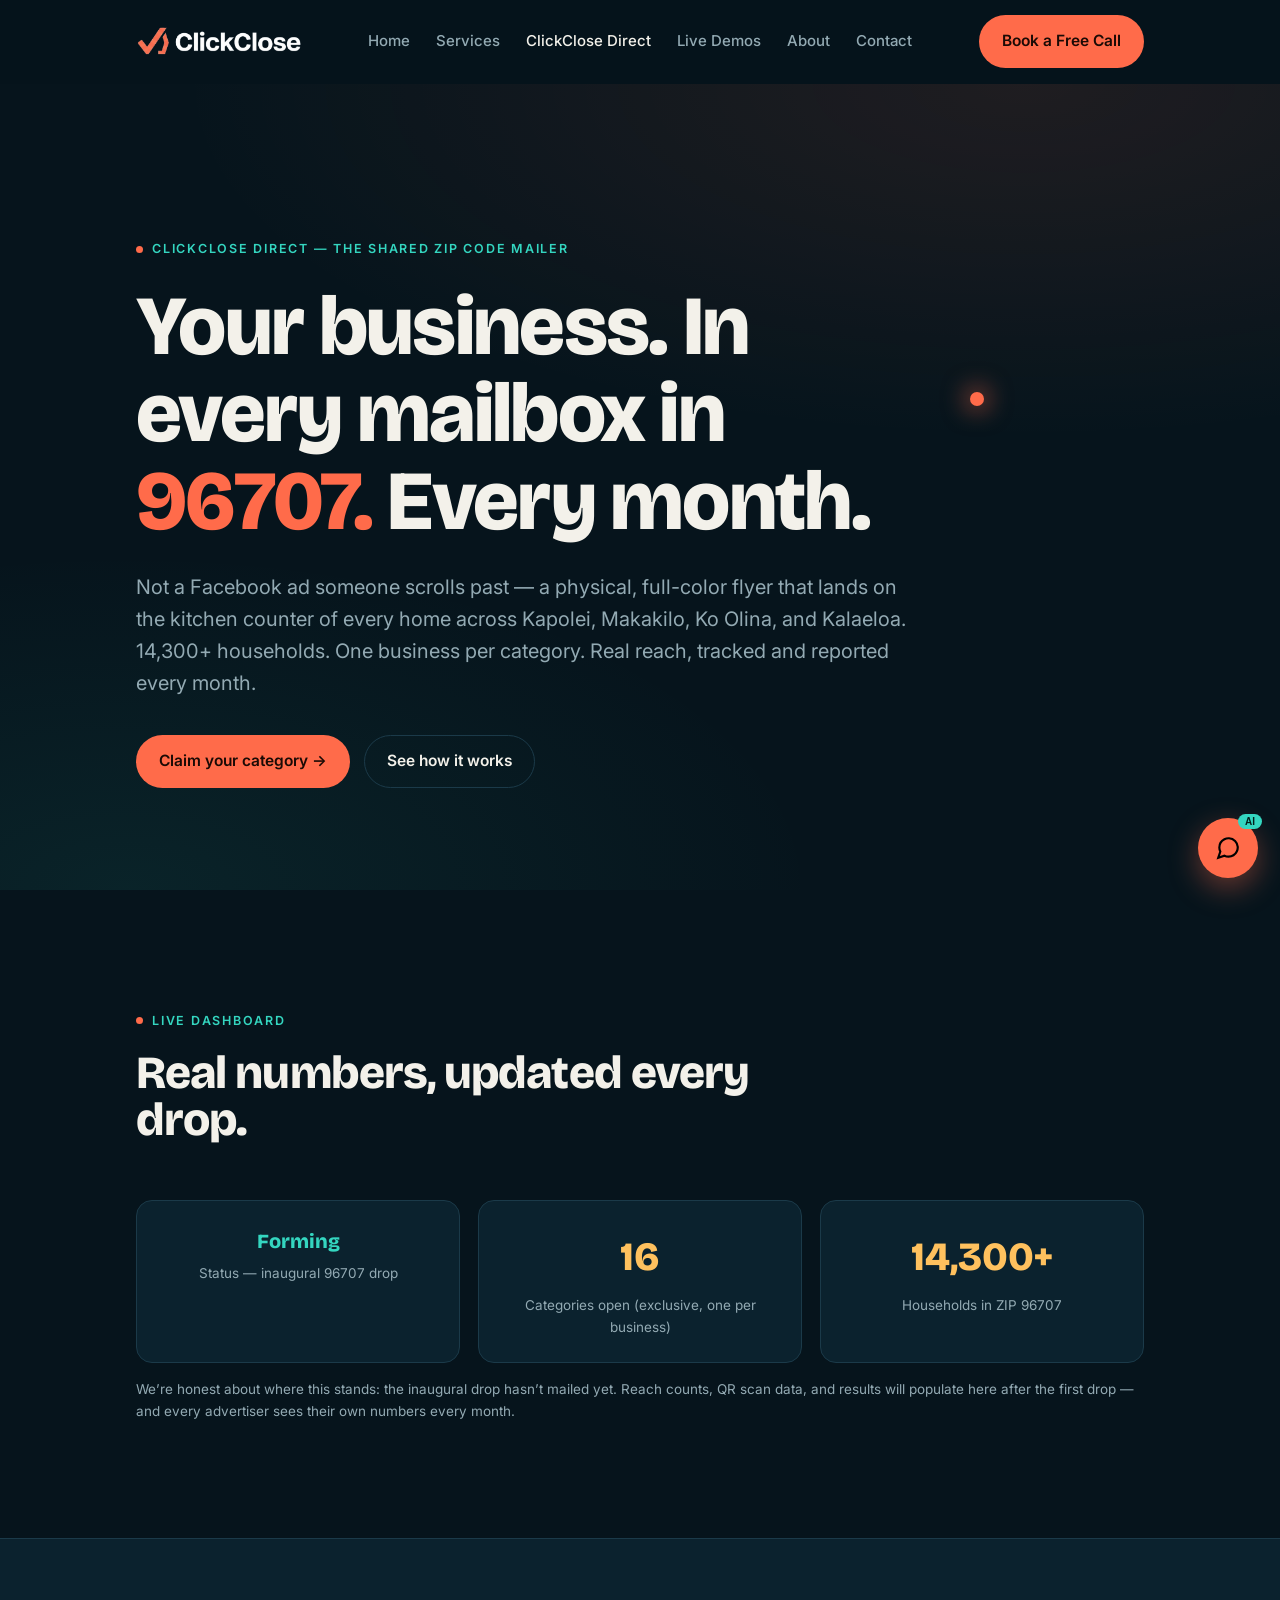
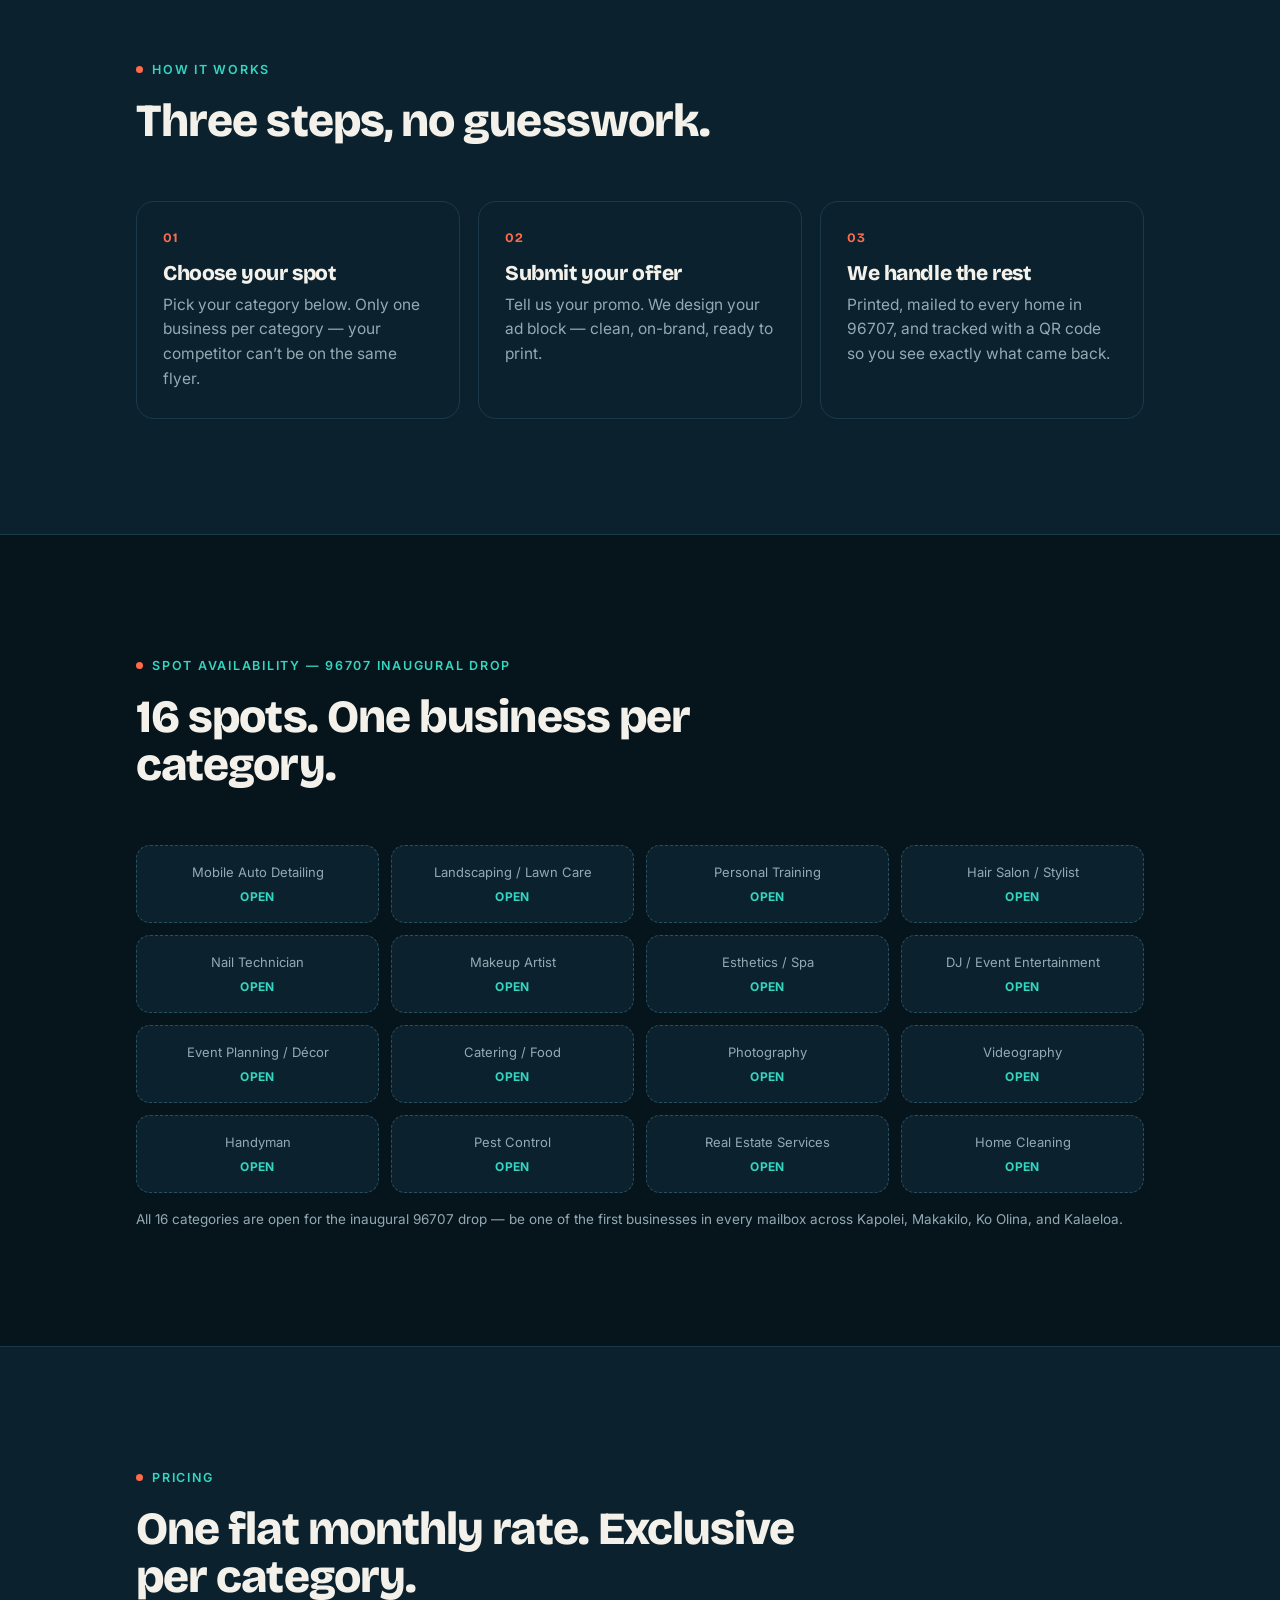
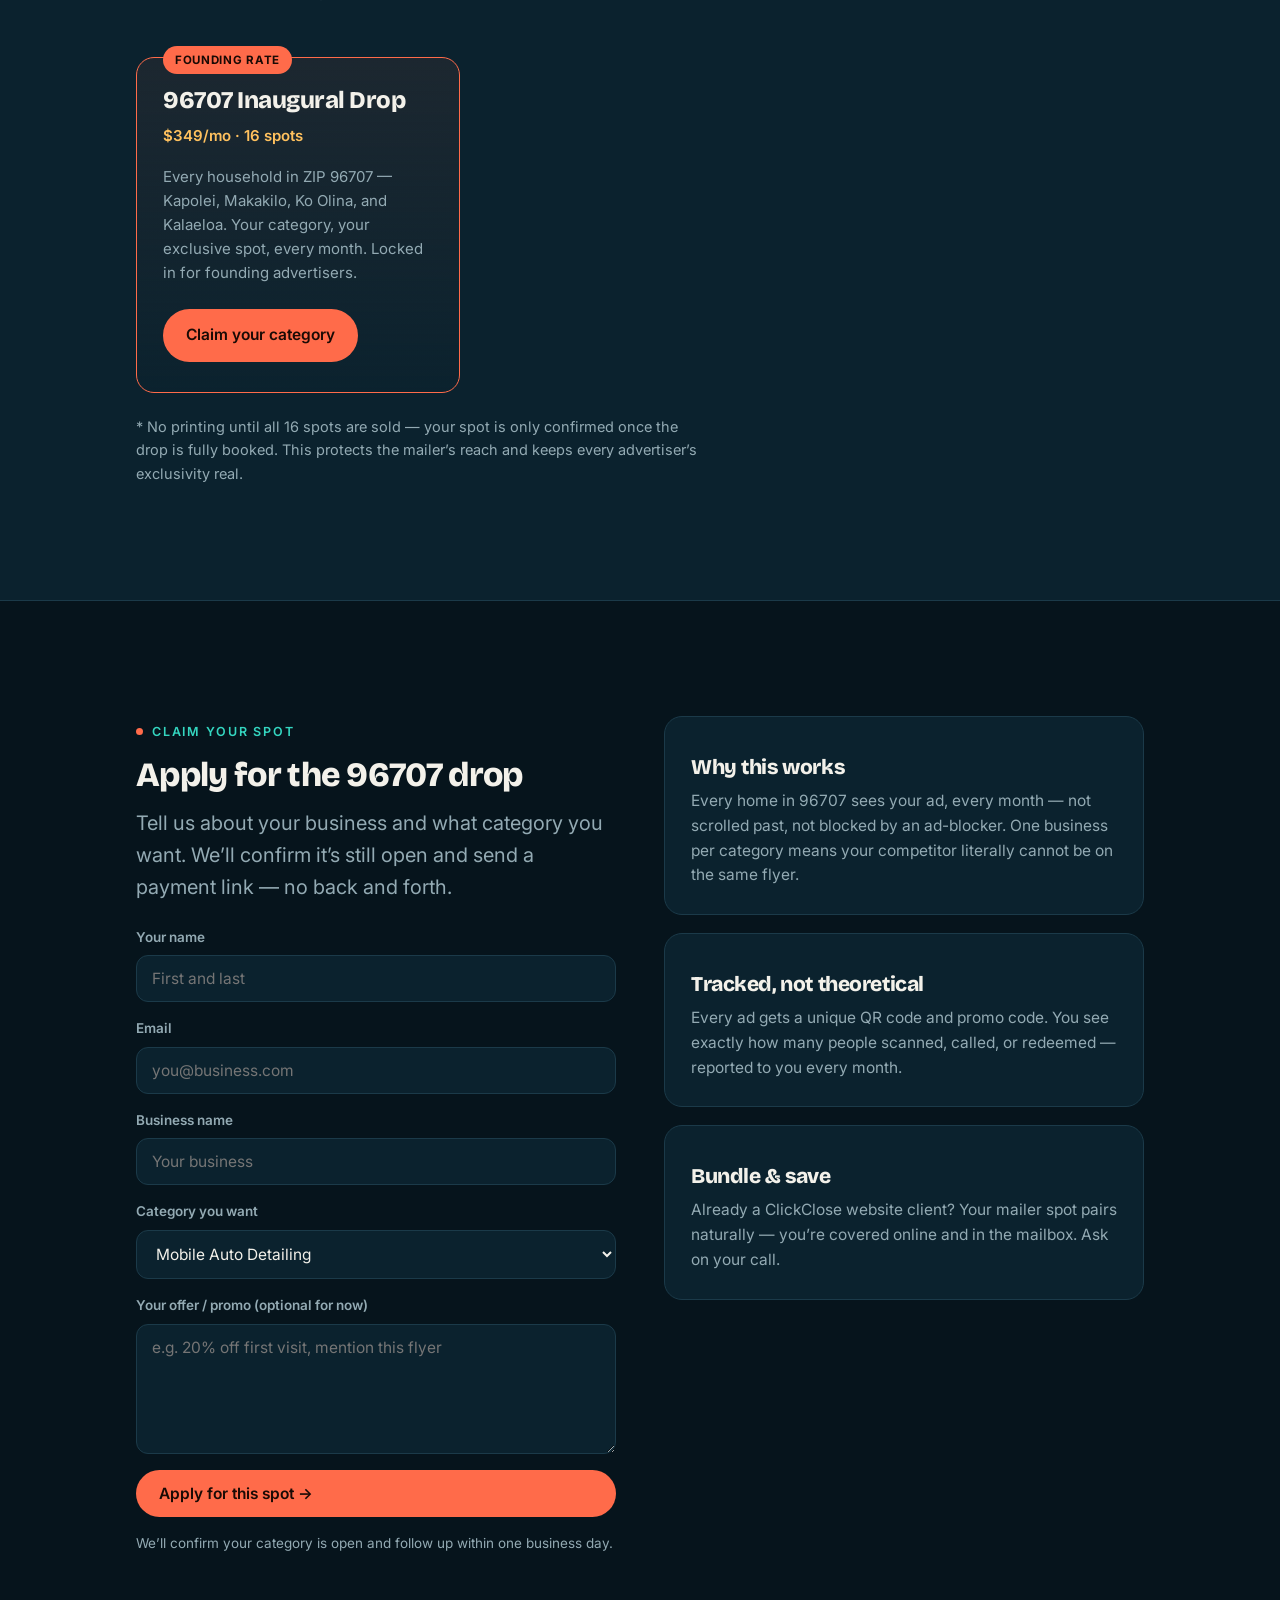
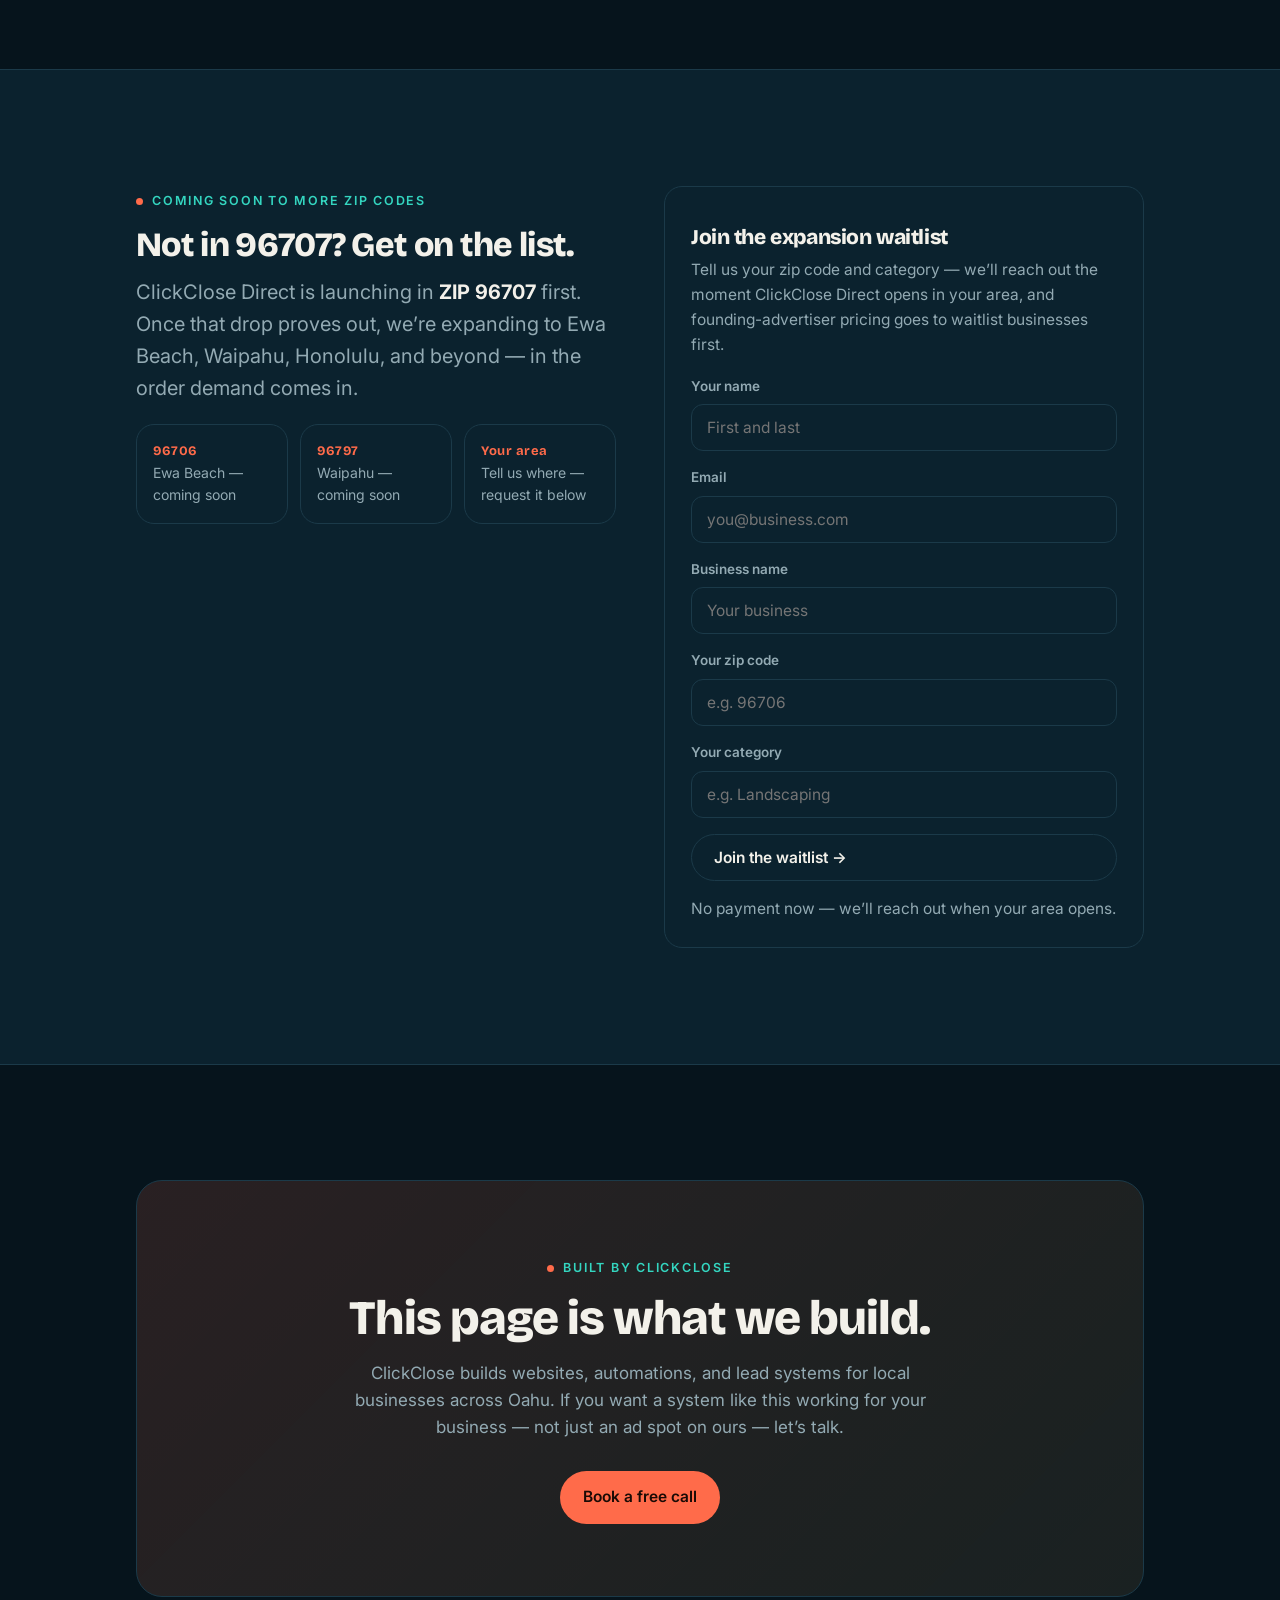
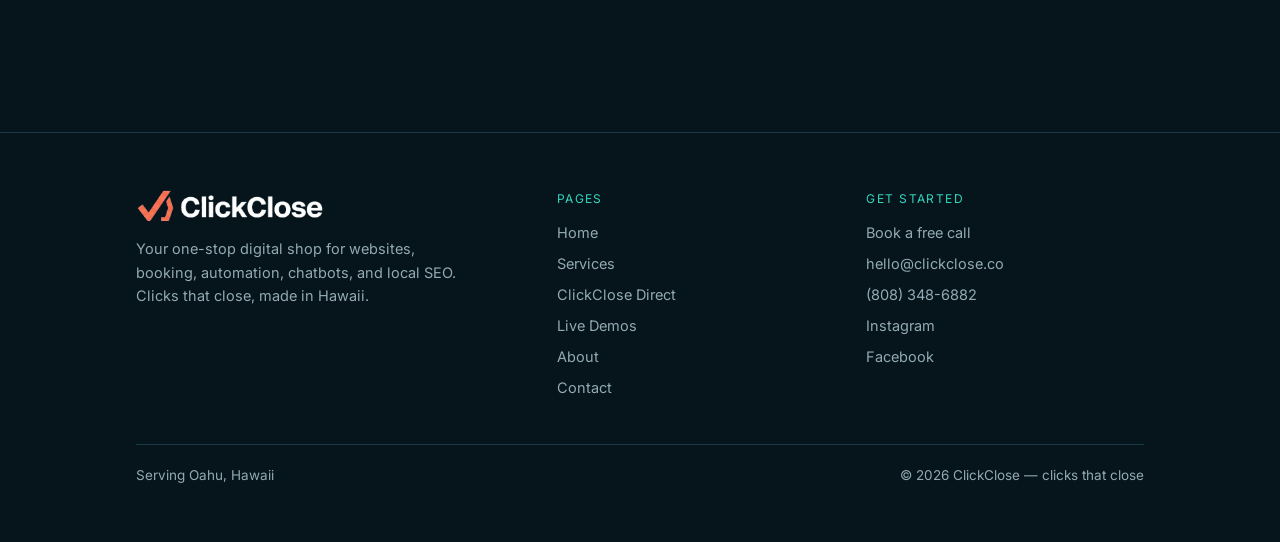
<file: direct.html>
<!DOCTYPE html>
<html lang="en">
<head>
<meta charset="utf-8" />
<meta name="viewport" content="width=device-width, initial-scale=1" />
<title>ClickClose Direct — Shared Zip Code Mailer</title>
<meta name="description" content="ClickClose Direct puts your business in every mailbox across ZIP 96707, every month. One business per category, tracked results, $349/mo." />
<link rel="canonical" href="https://clickclose.co/direct.html" />
<meta property="og:title" content="ClickClose Direct — Shared Zip Code Mailer" />
<meta property="og:description" content="ClickClose Direct puts your business in every mailbox across ZIP 96707, every month. One business per category, tracked results, $349/mo." />
<meta property="og:type" content="website" />
<meta name="twitter:card" content="summary_large_image" />
<meta property="og:image" content="https://clickclose.co/og-image.png" />
<meta name="twitter:image" content="https://clickclose.co/og-image.png" />
<link rel="icon" type="image/png" sizes="32x32" href="favicon-32.png" />
<link rel="icon" type="image/png" sizes="256x256" href="icon.png" />
<link rel="apple-touch-icon" href="apple-touch-icon.png" />
<meta name="theme-color" content="#06141C" />
<link rel="preconnect" href="https://fonts.googleapis.com">
<link rel="preconnect" href="https://fonts.gstatic.com" crossorigin>
<link href="https://fonts.googleapis.com/css2?family=Bricolage+Grotesque:opsz,wght@12..96,600;12..96,700;12..96,800&family=Inter:wght@400;500;600&display=swap" rel="stylesheet">
<script type="application/ld+json">
{"@context":"https://schema.org","@type":"ProfessionalService","name":"ClickClose","description":"Hawaii digital agency: websites, AI chatbots, booking systems, automation, and local SEO for small businesses.","url":"https://clickclose.co","email":"hello@clickclose.co","telephone":"+18083486882","image":"https://clickclose.co/og-image.png","logo":"https://clickclose.co/icon.png","priceRange":"$$","sameAs":["https://www.instagram.com/clickclose.co","https://www.facebook.com/profile.php?id=61591345151445"],"areaServed":[{"@type":"City","name":"Kapolei"},{"@type":"City","name":"Ewa Beach"},{"@type":"City","name":"Honolulu"},{"@type":"AdministrativeArea","name":"Oahu"}],"address":{"@type":"PostalAddress","addressRegion":"HI","addressLocality":"Kapolei","addressCountry":"US"},"geo":{"@type":"GeoCoordinates","latitude":21.3357,"longitude":-158.0581}}
</script>

<style>
:root{
  --ink:#06141C;--ink-2:#0B222E;--ink-3:#103040;--line:#1B3A49;
  --coral:#FF6B4A;--gold:#FFC15E;--teal:#34D6C0;
  --cloud:#F3F1EA;--mist:#93AAB3;
  --display:"Bricolage Grotesque","Inter",system-ui,sans-serif;
  --body:"Inter",system-ui,-apple-system,sans-serif;
  --maxw:1120px;--pad:clamp(20px,5vw,56px);--radius:18px;
}
*{box-sizing:border-box}
html{scroll-behavior:smooth;-webkit-text-size-adjust:100%}
body{margin:0;background:var(--ink);color:var(--cloud);font-family:var(--body);font-size:17px;line-height:1.6;-webkit-font-smoothing:antialiased;overflow-x:hidden}
img{max-width:100%;display:block}
a{color:inherit;text-decoration:none}
h1,h2,h3{font-family:var(--display);font-weight:800;line-height:1.04;letter-spacing:-.02em;margin:0}
p{margin:0}
.wrap{max-width:var(--maxw);margin:0 auto;padding-inline:var(--pad)}
.section{padding-block:clamp(64px,9vw,130px)}
.eyebrow{display:inline-flex;align-items:center;gap:9px;font-family:var(--body);font-size:12.5px;font-weight:600;letter-spacing:.14em;text-transform:uppercase;color:var(--teal)}
.eyebrow::before{content:"";width:7px;height:7px;border-radius:50%;background:var(--coral);box-shadow:0 0 0 0 rgba(255,107,74,.55);animation:pulse 2.4s infinite}
@keyframes pulse{0%{box-shadow:0 0 0 0 rgba(255,107,74,.55)}70%{box-shadow:0 0 0 9px rgba(255,107,74,0)}100%{box-shadow:0 0 0 0 rgba(255,107,74,0)}}
.lead{color:var(--mist);font-size:clamp(17px,2vw,20px);max-width:60ch}
.section-head{max-width:720px;margin-bottom:clamp(36px,5vw,56px)}
.section-head h2{font-size:clamp(28px,4.4vw,46px);margin:16px 0 0}
.btn{display:inline-flex;align-items:center;gap:9px;font-family:var(--body);font-weight:600;font-size:15.5px;padding:13px 22px;border-radius:999px;border:1px solid transparent;transition:transform .18s,background .18s,border-color .18s;cursor:pointer}
.btn:hover{transform:translateY(-2px)}
.btn-primary{background:var(--coral);color:#1a0a05}.btn-primary:hover{background:#ff7d5f}
.btn-ghost{background:transparent;color:var(--cloud);border-color:var(--line)}.btn-ghost:hover{border-color:var(--teal)}
.nav{position:sticky;top:0;z-index:50;background:rgba(6,20,28,.72);backdrop-filter:blur(14px);border-bottom:1px solid transparent;transition:border-color .3s,background .3s}
.nav.scrolled{border-bottom-color:var(--line)}
.nav-inner{max-width:var(--maxw);margin:0 auto;padding:15px var(--pad);display:flex;align-items:center;justify-content:space-between;gap:20px}
.brand{display:inline-flex;align-items:center;gap:10px;font-family:var(--display);font-weight:800;font-size:21px;letter-spacing:-.01em}
.brand .dot{width:9px;height:9px;border-radius:50%;background:var(--coral);box-shadow:0 0 10px var(--coral)}
.brand-logo{height:30px;width:auto;display:block}
.footer-logo{height:34px;width:auto;margin:0 0 14px}
@media(max-width:520px){.brand-logo{height:25px}}
.nav-links{display:flex;align-items:center;gap:26px}
.nav-links a{color:var(--mist);font-size:15px;font-weight:500;transition:color .15s}
.nav-links a:hover,.nav-links a[aria-current=page]{color:var(--cloud)}
.nav-cta{display:inline-flex;align-items:center;gap:18px}
.nav-toggle{display:none;background:none;border:0;cursor:pointer;padding:6px;color:var(--cloud)}
.mobile-menu{display:none}
.hero{position:relative;overflow:hidden}
.hero-inner{position:relative;z-index:2;padding-block:clamp(72px,12vw,150px) clamp(56px,8vw,110px)}
.hero h1{font-size:clamp(40px,7.4vw,84px);max-width:16ch;margin:22px 0 0}
.hero h1 .glow{color:var(--coral)}
.hero .lead{margin-top:26px}
.hero-cta{display:flex;flex-wrap:wrap;gap:14px;margin-top:36px}
.signal{position:absolute;top:-8%;right:-6%;width:min(760px,86vw);aspect-ratio:1;z-index:1;pointer-events:none}
.signal .ring{position:absolute;inset:0;margin:auto;width:18%;aspect-ratio:1;border-radius:50%;border:1.5px solid var(--coral);opacity:0;animation:ripple 6s linear infinite}
.signal .ring:nth-child(2){animation-delay:1.5s;border-color:var(--gold)}
.signal .ring:nth-child(3){animation-delay:3s;border-color:var(--teal)}
.signal .ring:nth-child(4){animation-delay:4.5s;border-color:var(--coral)}
.signal .core{position:absolute;inset:0;margin:auto;width:14px;height:14px;border-radius:50%;background:var(--coral);box-shadow:0 0 24px 4px rgba(255,107,74,.6)}
@keyframes ripple{0%{transform:scale(.2);opacity:0}12%{opacity:.8}100%{transform:scale(5.4);opacity:0}}
.hero::after{content:"";position:absolute;inset:0;z-index:0;background:radial-gradient(120% 80% at 80% 0%,rgba(255,107,74,.10),transparent 55%),radial-gradient(90% 70% at 10% 100%,rgba(52,214,192,.08),transparent 60%)}
.grid{display:grid;gap:18px}
.grid-5{grid-template-columns:repeat(5,1fr)}.grid-3{grid-template-columns:repeat(3,1fr)}.grid-2{grid-template-columns:repeat(2,1fr)}
.card{background:var(--ink-2);border:1px solid var(--line);border-radius:var(--radius);padding:26px;transition:transform .2s,border-color .2s}
.card:hover{transform:translateY(-4px);border-color:#2a5060}
.card .num{font-family:var(--display);font-size:13px;font-weight:700;color:var(--coral);letter-spacing:.04em}
.card h3{font-size:21px;margin:14px 0 8px}
.card p{color:var(--mist);font-size:15.5px}
.tiers{display:grid;grid-template-columns:repeat(3,1fr);gap:18px;align-items:start}
.tier{position:relative;background:var(--ink-2);border:1px solid var(--line);border-radius:var(--radius);padding:30px 26px;display:flex;flex-direction:column}
.tier.featured{border-color:var(--coral);background:linear-gradient(180deg,rgba(255,107,74,.07),var(--ink-2))}
.tier .badge{position:absolute;top:-12px;left:26px;background:var(--coral);color:#1a0a05;font-size:11.5px;font-weight:700;letter-spacing:.06em;text-transform:uppercase;padding:5px 12px;border-radius:999px}
.tier h3{font-size:24px}
.tier .price{color:var(--gold);font-family:var(--body);font-weight:600;font-size:15px;margin:12px 0 18px;line-height:1.5}
.tier .desc{color:var(--mist);font-size:15px}.tier .ai{color:var(--teal);font-size:14px;margin-top:14px}
.tier .btn{margin-top:24px;align-self:flex-start}
.pricelist{display:grid;grid-template-columns:repeat(2,1fr);gap:0;border:1px solid var(--line);border-radius:var(--radius);overflow:hidden}
.pricerow{display:flex;align-items:center;justify-content:space-between;gap:16px;padding:20px 24px;border-bottom:1px solid var(--line);background:var(--ink-2)}
.pricelist .pricerow:nth-last-child(-n+2){border-bottom:0}
.pricerow:nth-child(odd){border-right:1px solid var(--line)}
.pricerow .label{color:var(--cloud);font-size:15.5px}
.pricerow .amount{font-family:var(--display);font-weight:700;color:var(--gold);white-space:nowrap}
.compare{display:grid;grid-template-columns:1fr 1fr;gap:18px}
.compare .card.alt{background:linear-gradient(180deg,rgba(52,214,192,.07),var(--ink-2));border-color:#1f4a52}
.quote{background:var(--ink-2);border:1px solid var(--line);border-radius:var(--radius);padding:28px}
.quote p{font-size:17px;color:var(--cloud)}.quote .who{margin-top:18px;color:var(--mist);font-size:14px;font-weight:600}
.cta-band{background:linear-gradient(135deg,rgba(255,107,74,.14),rgba(255,193,94,.08));border:1px solid var(--line);border-radius:26px;padding:clamp(40px,6vw,72px);text-align:center}
.cta-band h2{font-size:clamp(28px,4.5vw,48px)}
.cta-band p{color:var(--mist);margin:16px auto 0;max-width:52ch}.cta-band .btn{margin-top:30px}
.footer{border-top:1px solid var(--line);padding-block:56px;margin-top:20px}
.footer-grid{display:grid;grid-template-columns:1.4fr 1fr 1fr;gap:32px}
.footer h4{font-family:var(--display);font-size:20px;margin:0 0 12px}
.footer p{color:var(--mist);font-size:14.5px;max-width:38ch}
.footer a{color:var(--mist);font-size:14.5px;display:block;padding:4px 0}.footer a:hover{color:var(--cloud)}
.footer .col-label{font-size:12px;letter-spacing:.12em;text-transform:uppercase;color:var(--teal);margin-bottom:8px}
.footer-bottom{margin-top:40px;padding-top:20px;border-top:1px solid var(--line);color:var(--mist);font-size:13.5px;display:flex;justify-content:space-between;flex-wrap:wrap;gap:8px}
.form{display:grid;gap:16px;max-width:560px}
.field{display:grid;gap:7px}
.field label{font-size:13.5px;font-weight:600;color:var(--mist)}
.field input,.field textarea,.field select{background:var(--ink-2);border:1px solid var(--line);border-radius:12px;padding:13px 15px;color:var(--cloud);font-family:var(--body);font-size:15.5px}
.field textarea{min-height:130px;resize:vertical}
.field input:focus,.field textarea:focus,.field select:focus{outline:none;border-color:var(--teal);box-shadow:0 0 0 3px rgba(52,214,192,.18)}
.form-note{color:var(--mist);font-size:13.5px}
.reveal{opacity:0;transform:translateY(22px);transition:opacity .7s,transform .7s}
.reveal.in{opacity:1;transform:none}
/* ---- Chatbot widget ---- */
.chat-launcher{position:fixed;right:22px;bottom:22px;z-index:90;width:60px;height:60px;border-radius:50%;background:var(--coral);border:0;cursor:pointer;display:flex;align-items:center;justify-content:center;box-shadow:0 10px 30px rgba(255,107,74,.4);transition:transform .2s}
.chat-launcher:hover{transform:translateY(-3px) scale(1.04)}
.chat-launcher .badge-new{position:absolute;top:-4px;right:-4px;background:var(--teal);color:#04201c;font-size:10px;font-weight:700;padding:2px 7px;border-radius:999px}
.chat-panel{position:fixed;right:22px;bottom:94px;z-index:91;width:min(380px,calc(100vw - 32px));height:min(560px,calc(100vh - 130px));background:var(--ink-2);border:1px solid var(--line);border-radius:20px;display:none;flex-direction:column;overflow:hidden;box-shadow:0 24px 60px rgba(0,0,0,.55)}
.chat-panel.open{display:flex}
.chat-head{padding:15px 18px;border-bottom:1px solid var(--line);display:flex;align-items:center;gap:11px;background:linear-gradient(180deg,rgba(255,107,74,.12),transparent)}
.chat-head .avatar{width:38px;height:38px;border-radius:50%;background:var(--coral);display:flex;align-items:center;justify-content:center;font-family:var(--display);font-weight:800;color:#1a0a05;overflow:hidden}
.chat-head .avatar img{width:100%;height:100%;object-fit:cover;display:block}
.chat-head h4{font-family:var(--display);font-size:16px;margin:0;line-height:1.2}
.chat-head .status{font-size:11.5px;color:var(--teal);display:flex;align-items:center;gap:6px}
.chat-head .status::before{content:"";width:7px;height:7px;border-radius:50%;background:var(--teal)}
.chat-close{margin-left:auto;background:none;border:0;color:var(--mist);cursor:pointer;font-size:20px;line-height:1}
.chat-body{flex:1;overflow-y:auto;padding:18px;display:flex;flex-direction:column;gap:11px}
.msg{max-width:86%;padding:11px 14px;border-radius:15px;font-size:14.5px;line-height:1.5}
.msg.bot{background:var(--ink-3);border:1px solid var(--line);align-self:flex-start;border-bottom-left-radius:4px}
.msg.user{background:var(--coral);color:#1a0a05;align-self:flex-end;border-bottom-right-radius:4px}
.msg a{color:var(--teal);text-decoration:underline}
.msg.user a{color:#1a0a05}
.chat-chips{display:flex;flex-wrap:wrap;gap:8px;padding:0 18px 8px}
.chip{background:transparent;border:1px solid var(--line);color:var(--cloud);font-size:12.5px;padding:7px 12px;border-radius:999px;cursor:pointer;font-family:var(--body)}
.chip:hover{border-color:var(--teal);color:var(--teal)}
.chat-input{display:flex;gap:8px;padding:12px;border-top:1px solid var(--line)}
.chat-input input{flex:1;background:var(--ink);border:1px solid var(--line);border-radius:999px;padding:11px 15px;color:var(--cloud);font-family:var(--body);font-size:14.5px}
.chat-input input:focus{outline:none;border-color:var(--teal)}
.chat-send{background:var(--coral);border:0;width:42px;height:42px;border-radius:50%;cursor:pointer;display:flex;align-items:center;justify-content:center;color:#1a0a05;flex-shrink:0}
.typing{display:flex;gap:4px;padding:13px 14px;background:var(--ink-3);border:1px solid var(--line);border-radius:15px;border-bottom-left-radius:4px;align-self:flex-start;width:fit-content}
.typing span{width:7px;height:7px;border-radius:50%;background:var(--mist);animation:blink 1.2s infinite}
.typing span:nth-child(2){animation-delay:.2s}.typing span:nth-child(3){animation-delay:.4s}
@keyframes blink{0%,60%,100%{opacity:.3}30%{opacity:1}}
/* ---- Booking widget ---- */
.booking{background:var(--ink-2);border:1px solid var(--line);border-radius:var(--radius);padding:clamp(22px,4vw,34px);max-width:640px}
.steps{display:flex;gap:8px;margin-bottom:26px}
.step-dot{flex:1;height:4px;border-radius:2px;background:var(--line)}
.step-dot.active{background:var(--coral)}
.booking h3{font-size:21px;margin-bottom:6px}
.booking .sub{color:var(--mist);font-size:14.5px;margin-bottom:20px}
.opt-grid{display:grid;grid-template-columns:repeat(2,1fr);gap:12px}
.opt{background:var(--ink-3);border:1px solid var(--line);border-radius:12px;padding:15px 16px;cursor:pointer;text-align:left;color:var(--cloud);font-family:var(--body);font-size:15px;transition:border-color .15s}
.opt:hover,.opt.sel{border-color:var(--coral)}
.opt small{display:block;color:var(--mist);font-size:12.5px;margin-top:3px}
.cal-head{display:flex;justify-content:space-between;align-items:center;margin-bottom:14px}
.cal-head button{background:var(--ink-3);border:1px solid var(--line);color:var(--cloud);width:34px;height:34px;border-radius:9px;cursor:pointer}
.cal-head button:disabled{opacity:.3;cursor:default}
.cal-head .mlabel{font-family:var(--display);font-weight:700}
.cal-dow{display:grid;grid-template-columns:repeat(7,1fr);gap:6px;margin-bottom:6px}
.cal-dow span{text-align:center;font-size:11px;color:var(--mist)}
.cal-grid{display:grid;grid-template-columns:repeat(7,1fr);gap:6px}
.cal-cell{aspect-ratio:1;display:flex;align-items:center;justify-content:center;border-radius:10px;font-size:14px;border:1px solid transparent;color:var(--cloud);cursor:pointer}
.cal-cell.muted{color:var(--mist);opacity:.25;cursor:default}
.cal-cell.avail:hover{border-color:var(--teal)}
.cal-cell.sel{background:var(--coral);color:#1a0a05;font-weight:700}
.slots{display:grid;grid-template-columns:repeat(3,1fr);gap:10px}
.slot{background:var(--ink-3);border:1px solid var(--line);border-radius:10px;padding:12px;cursor:pointer;color:var(--cloud);font-size:14px;font-family:var(--body)}
.slot:hover,.slot.sel{border-color:var(--coral)}
.slot.taken{opacity:.3;cursor:not-allowed;text-decoration:line-through}
.book-nav{display:flex;justify-content:space-between;margin-top:24px;gap:12px}
.book-confirm{text-align:center;padding:8px}
.book-confirm .check{width:64px;height:64px;border-radius:50%;background:rgba(52,214,192,.15);border:1px solid var(--teal);display:flex;align-items:center;justify-content:center;margin:0 auto 18px}
.book-summary{background:var(--ink-3);border:1px solid var(--line);border-radius:12px;padding:18px;text-align:left;margin:18px 0;font-size:14.5px;line-height:1.9}
.book-summary b{color:var(--gold)}
/* ---- SEO tool ---- */
.seo-tool{display:grid;grid-template-columns:1fr 1fr;gap:26px;align-items:start}
.serp{background:#fff;border-radius:14px;padding:22px;font-family:arial,helvetica,sans-serif}
.serp .crumb{color:#5f6368;font-size:12.5px;display:flex;align-items:center;gap:6px}
.serp .crumb .fav{width:18px;height:18px;border-radius:50%;background:#FF6B4A;display:inline-block}
.serp .title{color:#1a0dab;font-size:20px;line-height:1.3;margin:5px 0 3px}
.serp .desc{color:#4d5156;font-size:14px;line-height:1.5}
.serp .stars{color:#fbbc04;font-size:13px;margin-top:6px}
.serp .stars small{color:#70757a}
.localcard{background:#fff;border-radius:14px;padding:16px;margin-top:14px;font-family:arial,sans-serif;display:flex;gap:12px;align-items:center}
.localcard .pin{width:42px;height:42px;border-radius:10px;background:#e8f0fe;display:flex;align-items:center;justify-content:center;font-size:20px}
.localcard .b{color:#202124;font-size:15px;font-weight:700}
.localcard .m{color:#70757a;font-size:12.5px}
.checklist .item{display:flex;gap:11px;align-items:flex-start;padding:11px 0;border-bottom:1px solid var(--line);font-size:14.5px}
.checklist .item:last-child{border-bottom:0}
.checklist .tick{color:var(--teal);flex-shrink:0;margin-top:2px}
.checklist .item span b{color:var(--cloud)}
.checklist .item small{color:var(--mist);display:block}
@media(max-width:900px){
  .grid-5{grid-template-columns:repeat(2,1fr)}
  .grid-3,.grid-2,.tiers,.compare,.footer-grid,.seo-tool{grid-template-columns:1fr}
  .pricelist{grid-template-columns:1fr}
  .pricerow:nth-child(odd){border-right:0}
  .pricerow{border-bottom:1px solid var(--line)!important}
  .nav-links,.nav-cta .btn{display:none}
  .nav-toggle{display:inline-flex}
  .mobile-menu.open{display:flex;flex-direction:column;gap:4px;padding:8px var(--pad) 20px;border-bottom:1px solid var(--line);background:rgba(6,20,28,.96)}
  .mobile-menu a{padding:12px 0;color:var(--cloud);font-size:17px;border-bottom:1px solid var(--line)}
  .mobile-menu .btn{margin-top:14px;justify-content:center}
  .opt-grid{grid-template-columns:1fr}
}
@media(max-width:520px){.grid-5{grid-template-columns:1fr}.slots{grid-template-columns:repeat(2,1fr)}}
/* ---- ClickClose Direct dashboard ---- */
.stat-row{display:grid;grid-template-columns:repeat(3,1fr);gap:18px}
.stat-box{background:var(--ink-2);border:1px solid var(--line);border-radius:16px;padding:24px;text-align:center}
.stat-box .big{font-family:var(--display);font-weight:800;font-size:clamp(28px,4vw,40px);color:var(--gold)}
.stat-box .lbl{color:var(--mist);font-size:13.5px;margin-top:6px}
.stat-box.pending .big{color:var(--teal);font-size:20px}
.spot-grid{display:grid;grid-template-columns:repeat(4,1fr);gap:12px}
.spot{border-radius:14px;padding:16px 14px;text-align:center;border:1px solid var(--line);min-height:78px;display:flex;flex-direction:column;justify-content:center}
.spot.open{background:var(--ink-2);border-style:dashed;border-color:#2a5060}
.spot.open .cat{color:var(--mist);font-size:13px}
.spot.open .status{color:var(--teal);font-weight:700;font-size:12px;margin-top:4px;letter-spacing:.04em;text-transform:uppercase}
.spot.filled{background:linear-gradient(180deg,rgba(255,107,74,.10),var(--ink-2));border-color:var(--coral)}
.spot.filled .cat{color:var(--cloud);font-weight:700;font-size:13.5px}
.spot.filled .status{color:var(--coral);font-size:11.5px;margin-top:4px;text-transform:uppercase;letter-spacing:.04em}
@media(max-width:900px){.spot-grid{grid-template-columns:repeat(2,1fr)}.stat-row{grid-template-columns:1fr}}
@media(max-width:520px){.spot-grid{grid-template-columns:1fr}}
a:focus-visible,.btn:focus-visible,input:focus-visible,textarea:focus-visible,button:focus-visible{outline:2px solid var(--teal);outline-offset:3px}
@media(prefers-reduced-motion:reduce){
  *{animation:none!important;transition:none!important;scroll-behavior:auto}
  .reveal{opacity:1;transform:none}
  .signal .ring{opacity:.25;transform:scale(2.6)}
  .signal .ring:nth-child(3){transform:scale(4)}.signal .ring:nth-child(4){transform:scale(5)}
}
</style>
</head>
<body>
<nav class="nav" id="nav">
  <div class="nav-inner">
    <a class="brand" href="index.html"><img class="brand-logo" src="logo.png" alt="ClickClose" /></a>
    <div class="nav-links">
      <a href="index.html">Home</a>
      <a href="services.html">Services</a>
      <a href="direct.html" aria-current="page">ClickClose Direct</a>
      <a href="demos.html">Live Demos</a>
      <a href="about.html">About</a>
      <a href="contact.html">Contact</a>
    </div>
    <div class="nav-cta">
      <a class="btn btn-primary" href="contact.html#book-real">Book a Free Call</a>
      <button class="nav-toggle" id="navToggle" aria-label="Open menu" aria-expanded="false">
        <svg width="26" height="26" viewBox="0 0 24 24" fill="none" stroke="currentColor" stroke-width="2"><line x1="3" y1="7" x2="21" y2="7"/><line x1="3" y1="12" x2="21" y2="12"/><line x1="3" y1="17" x2="21" y2="17"/></svg>
      </button>
    </div>
  </div>
  <div class="mobile-menu" id="mobileMenu">
    <a href="index.html">Home</a><a href="services.html">Services</a><a href="direct.html">ClickClose Direct</a><a href="demos.html">Live Demos</a><a href="about.html">About</a><a href="contact.html">Contact</a>
    <a class="btn btn-primary" href="contact.html#book-real">Book a Free Call</a>
  </div>
</nav>
<header class="hero">
  <div class="signal" aria-hidden="true"><span class="ring"></span><span class="ring"></span><span class="ring"></span><span class="ring"></span><span class="core"></span></div>
  <div class="wrap hero-inner">
    <span class="eyebrow">ClickClose Direct &mdash; the shared zip code mailer</span>
    <h1>Your business. In every mailbox in <span class="glow">96707.</span> Every month.</h1>
    <p class="lead">Not a Facebook ad someone scrolls past &mdash; a physical, full-color flyer that lands on the kitchen counter of every home across Kapolei, Makakilo, Ko Olina, and Kalaeloa. 14,300+ households. One business per category. Real reach, tracked and reported every month.</p>
    <div class="hero-cta"><a class="btn btn-primary" href="#apply">Claim your category &rarr;</a><a class="btn btn-ghost" href="#how">See how it works</a></div>
  </div>
</header>

<!-- LIVE DASHBOARD -->
<section class="section"><div class="wrap">
  <div class="section-head reveal"><span class="eyebrow">Live dashboard</span><h2>Real numbers, updated every drop.</h2></div>
  <div class="stat-row reveal">
    <div class="stat-box pending"><div class="big">Forming</div><div class="lbl">Status &mdash; inaugural 96707 drop</div></div>
    <div class="stat-box"><div class="big" id="spotsOpenStat">16</div><div class="lbl">Categories open (exclusive, one per business)</div></div>
    <div class="stat-box"><div class="big">14,300+</div><div class="lbl">Households in ZIP 96707</div></div>
  </div>
  <p class="form-note reveal" style="margin-top:16px">We&rsquo;re honest about where this stands: the inaugural drop hasn&rsquo;t mailed yet. Reach counts, QR scan data, and results will populate here after the first drop &mdash; and every advertiser sees their own numbers every month.</p>
</div></section>

<!-- HOW IT WORKS -->
<section class="section" id="how" style="background:var(--ink-2);border-block:1px solid var(--line)"><div class="wrap">
  <div class="section-head reveal"><span class="eyebrow">How it works</span><h2>Three steps, no guesswork.</h2></div>
  <div class="grid grid-3">
    <div class="card reveal"><div class="num">01</div><h3>Choose your spot</h3><p>Pick your category below. Only one business per category &mdash; your competitor can&rsquo;t be on the same flyer.</p></div>
    <div class="card reveal"><div class="num">02</div><h3>Submit your offer</h3><p>Tell us your promo. We design your ad block &mdash; clean, on-brand, ready to print.</p></div>
    <div class="card reveal"><div class="num">03</div><h3>We handle the rest</h3><p>Printed, mailed to every home in 96707, and tracked with a QR code so you see exactly what came back.</p></div>
  </div>
</div></section>

<!-- SPOT GRID -->
<section class="section"><div class="wrap">
  <div class="section-head reveal"><span class="eyebrow">Spot availability &mdash; 96707 inaugural drop</span><h2>16 spots. One business per category.</h2></div>
  <div class="spot-grid reveal">
    <div class="spot open"><div class="cat">Mobile Auto Detailing</div><div class="status">Open</div></div>
    <div class="spot open"><div class="cat">Landscaping / Lawn Care</div><div class="status">Open</div></div>
    <div class="spot open"><div class="cat">Personal Training</div><div class="status">Open</div></div>
    <div class="spot open"><div class="cat">Hair Salon / Stylist</div><div class="status">Open</div></div>
    <div class="spot open"><div class="cat">Nail Technician</div><div class="status">Open</div></div>
    <div class="spot open"><div class="cat">Makeup Artist</div><div class="status">Open</div></div>
    <div class="spot open"><div class="cat">Esthetics / Spa</div><div class="status">Open</div></div>
    <div class="spot open"><div class="cat">DJ / Event Entertainment</div><div class="status">Open</div></div>
    <div class="spot open"><div class="cat">Event Planning / D&eacute;cor</div><div class="status">Open</div></div>
    <div class="spot open"><div class="cat">Catering / Food</div><div class="status">Open</div></div>
    <div class="spot open"><div class="cat">Photography</div><div class="status">Open</div></div>
    <div class="spot open"><div class="cat">Videography</div><div class="status">Open</div></div>
    <div class="spot open"><div class="cat">Handyman</div><div class="status">Open</div></div>
    <div class="spot open"><div class="cat">Pest Control</div><div class="status">Open</div></div>
    <div class="spot open"><div class="cat">Real Estate Services</div><div class="status">Open</div></div>
    <div class="spot open"><div class="cat">Home Cleaning</div><div class="status">Open</div></div>
  </div>
  <p class="form-note reveal" style="margin-top:16px">All 16 categories are open for the inaugural 96707 drop &mdash; be one of the first businesses in every mailbox across Kapolei, Makakilo, Ko Olina, and Kalaeloa.</p>
</div></section>

<!-- PRICING -->
<section class="section" style="background:var(--ink-2);border-block:1px solid var(--line)"><div class="wrap">
  <div class="section-head reveal"><span class="eyebrow">Pricing</span><h2>One flat monthly rate. Exclusive per category.</h2></div>
  <div class="tiers">
    <div class="tier featured reveal"><span class="badge">Founding Rate</span><h3>96707 Inaugural Drop</h3><div class="price">$349/mo &middot; 16 spots</div><p class="desc">Every household in ZIP 96707 &mdash; Kapolei, Makakilo, Ko Olina, and Kalaeloa. Your category, your exclusive spot, every month. Locked in for founding advertisers.</p><a class="btn btn-primary" href="#apply">Claim your category</a></div>
  </div>
  <p style="color:var(--mist);font-size:14.5px;margin-top:22px;max-width:64ch">&ast; No printing until all 16 spots are sold &mdash; your spot is only confirmed once the drop is fully booked. This protects the mailer&rsquo;s reach and keeps every advertiser&rsquo;s exclusivity real.</p>
</div></section>

<!-- APPLICATION FORM -->
<section class="section" id="apply"><div class="wrap">
  <div class="grid grid-2" style="gap:48px;align-items:start">
    <div class="reveal">
      <span class="eyebrow">Claim your spot</span>
      <h2 style="font-size:clamp(24px,3.5vw,34px);margin-top:14px">Apply for the 96707 drop</h2>
      <p class="lead" style="margin-top:14px;margin-bottom:24px">Tell us about your business and what category you want. We&rsquo;ll confirm it&rsquo;s still open and send a payment link &mdash; no back and forth.</p>
      <form class="form" id="directForm" style="margin-top:0">
        <div class="field"><label for="dname">Your name</label><input id="dname" name="name" type="text" required placeholder="First and last"></div>
        <div class="field"><label for="demail">Email</label><input id="demail" name="email" type="email" required placeholder="you@business.com"></div>
        <div class="field"><label for="dbusiness">Business name</label><input id="dbusiness" name="business" type="text" required placeholder="Your business"></div>
        <div class="field"><label for="dservice">Category you want</label>
          <select id="dservice" name="service">
            <option>Mobile Auto Detailing</option><option>Landscaping / Lawn Care</option><option>Personal Training</option>
            <option>Hair Salon / Stylist</option><option>Nail Technician</option><option>Makeup Artist</option>
            <option>Esthetics / Spa</option><option>DJ / Event Entertainment</option><option>Event Planning / D&eacute;cor</option>
            <option>Catering / Food</option><option>Photography</option><option>Videography</option>
            <option>Handyman</option><option>Pest Control</option><option>Real Estate Services</option><option>Home Cleaning</option>
          </select>
        </div>
        <div class="field"><label for="dmessage">Your offer / promo (optional for now)</label><textarea id="dmessage" name="message" placeholder="e.g. 20% off first visit, mention this flyer"></textarea></div>
        <button class="btn btn-primary" type="submit">Apply for this spot &rarr;</button>
        <p class="form-note" id="directNote">We&rsquo;ll confirm your category is open and follow up within one business day.</p>
      </form>
    </div>
    <div class="reveal">
      <div class="card" style="margin-bottom:18px"><h3>Why this works</h3><p style="margin-top:10px">Every home in 96707 sees your ad, every month &mdash; not scrolled past, not blocked by an ad-blocker. One business per category means your competitor literally cannot be on the same flyer.</p></div>
      <div class="card" style="margin-bottom:18px"><h3>Tracked, not theoretical</h3><p style="margin-top:10px">Every ad gets a unique QR code and promo code. You see exactly how many people scanned, called, or redeemed &mdash; reported to you every month.</p></div>
      <div class="card"><h3>Bundle &amp; save</h3><p style="margin-top:10px">Already a ClickClose website client? Your mailer spot pairs naturally &mdash; you&rsquo;re covered online and in the mailbox. Ask on your call.</p></div>
    </div>
  </div>
</div></section>

<!-- COMING SOON / WAITLIST -->
<section class="section" id="waitlist" style="background:var(--ink-2);border-block:1px solid var(--line)"><div class="wrap">
  <div class="grid grid-2" style="gap:48px;align-items:start">
    <div class="reveal">
      <span class="eyebrow">Coming soon to more zip codes</span>
      <h2 style="font-size:clamp(24px,3.5vw,34px);margin-top:14px">Not in 96707? Get on the list.</h2>
      <p class="lead" style="margin-top:14px;margin-bottom:20px">ClickClose Direct is launching in <b style="color:var(--cloud)">ZIP 96707</b> first. Once that drop proves out, we&rsquo;re expanding to Ewa Beach, Waipahu, Honolulu, and beyond &mdash; in the order demand comes in.</p>
      <div class="grid grid-3" style="gap:12px">
        <div class="card" style="padding:16px"><div class="num">96706</div><p style="font-size:14px">Ewa Beach &mdash; coming soon</p></div>
        <div class="card" style="padding:16px"><div class="num">96797</div><p style="font-size:14px">Waipahu &mdash; coming soon</p></div>
        <div class="card" style="padding:16px"><div class="num">Your area</div><p style="font-size:14px">Tell us where &mdash; request it below</p></div>
      </div>
    </div>
    <div class="reveal">
      <div class="card">
        <h3>Join the expansion waitlist</h3>
        <p style="margin:10px 0 18px;color:var(--mist)">Tell us your zip code and category &mdash; we&rsquo;ll reach out the moment ClickClose Direct opens in your area, and founding-advertiser pricing goes to waitlist businesses first.</p>
        <form class="form" id="waitlistForm" style="margin-top:0">
          <div class="field"><label for="wname">Your name</label><input id="wname" name="name" type="text" required placeholder="First and last"></div>
          <div class="field"><label for="wemail">Email</label><input id="wemail" name="email" type="email" required placeholder="you@business.com"></div>
          <div class="field"><label for="wbusiness">Business name</label><input id="wbusiness" name="business" type="text" required placeholder="Your business"></div>
          <div class="field"><label for="wzip">Your zip code</label><input id="wzip" name="business2" type="text" placeholder="e.g. 96706"></div>
          <div class="field"><label for="wservice">Your category</label><input id="wservice" name="service" type="text" placeholder="e.g. Landscaping"></div>
          <input type="hidden" name="message" value="Waitlist request for ClickClose Direct expansion">
          <button class="btn btn-ghost" type="submit">Join the waitlist &rarr;</button>
          <p class="form-note" id="waitlistNote">No payment now &mdash; we&rsquo;ll reach out when your area opens.</p>
        </form>
      </div>
    </div>
  </div>
</div></section>

<section class="section"><div class="wrap">
  <div class="cta-band reveal">
    <span class="eyebrow">Built by ClickClose</span>
    <h2 style="margin-top:14px">This page is what we build.</h2>
    <p>ClickClose builds websites, automations, and lead systems for local businesses across Oahu. If you want a system like this working for your business &mdash; not just an ad spot on ours &mdash; let&rsquo;s talk.</p>
    <a class="btn btn-primary" href="contact.html#book-real">Book a free call</a>
  </div>
</div></section>
<footer class="footer"><div class="wrap">
  <div class="footer-grid">
    <div><img class="footer-logo" src="logo.png" alt="ClickClose" />
      <p>Your one-stop digital shop for websites, booking, automation, chatbots, and local SEO. Clicks that close, made in Hawaii.</p></div>
    <div><div class="col-label">Pages</div>
      <a href="index.html">Home</a><a href="services.html">Services</a><a href="direct.html">ClickClose Direct</a><a href="demos.html">Live Demos</a><a href="about.html">About</a><a href="contact.html">Contact</a></div>
    <div><div class="col-label">Get started</div>
      <a href="contact.html#book-real">Book a free call</a>
      <a href="mailto:hello@clickclose.co">hello@clickclose.co</a>
      <a href="tel:+18083486882">(808) 348-6882</a>
      <a href="https://www.instagram.com/clickclose.co" target="_blank" rel="noopener">Instagram</a>
      <a href="https://www.facebook.com/profile.php?id=61591345151445" target="_blank" rel="noopener">Facebook</a></div>
  </div>
  <div class="footer-bottom"><span>Serving Oahu, Hawaii</span><span>&copy; 2026 ClickClose &mdash; clicks that close</span></div>
</div></footer>
<!-- ===== AI chatbot widget (on every page) ===== -->
<button class="chat-launcher" id="chatLauncher" aria-label="Open chat">
  <span class="badge-new">AI</span>
  <svg width="26" height="26" viewBox="0 0 24 24" fill="none" stroke="currentColor" stroke-width="2"><path d="M21 11.5a8.38 8.38 0 0 1-.9 3.8 8.5 8.5 0 0 1-7.6 4.7 8.38 8.38 0 0 1-3.8-.9L3 21l1.9-5.7a8.38 8.38 0 0 1-.9-3.8 8.5 8.5 0 0 1 4.7-7.6 8.38 8.38 0 0 1 3.8-.9h.5a8.48 8.48 0 0 1 8 8v.5z"/></svg>
</button>
<div class="chat-panel" id="chatPanel" role="dialog" aria-label="ClickClose assistant">
  <div class="chat-head">
    <div class="avatar"><img src="icon.png" alt="ClickClose" /></div>
    <div><h4>ClickClose Assistant</h4><div class="status">Online &middot; replies instantly</div></div>
    <button class="chat-close" id="chatClose" aria-label="Close chat">&times;</button>
  </div>
  <div class="chat-body" id="chatBody"></div>
  <div class="chat-chips" id="chatChips"></div>
  <div class="chat-input">
    <input id="chatText" type="text" placeholder="Ask about pricing, booking, SEO..." autocomplete="off" />
    <button class="chat-send" id="chatSend" aria-label="Send">
      <svg width="18" height="18" viewBox="0 0 24 24" fill="none" stroke="currentColor" stroke-width="2"><line x1="22" y1="2" x2="11" y2="13"/><polygon points="22 2 15 22 11 13 2 9 22 2"/></svg>
    </button>
  </div>
</div>
<script>
var nav=document.getElementById('nav');
addEventListener('scroll',function(){nav.classList.toggle('scrolled',scrollY>10)});
var t=document.getElementById('navToggle'),m=document.getElementById('mobileMenu');
if(t)t.addEventListener('click',function(){var o=m.classList.toggle('open');t.setAttribute('aria-expanded',o)});
var io=new IntersectionObserver(function(es){es.forEach(function(e){if(e.isIntersecting){e.target.classList.add('in');io.unobserve(e.target)}})},{threshold:.12});
document.querySelectorAll('.reveal').forEach(function(el){io.observe(el)});

/* ============================================================
   ClickClose AI assistant — runs fully in the browser, no API key.
   Knowledge base below is tailored to ClickClose's services.
   TO UPGRADE TO A REAL LLM (Claude API): replace the answer()
   call inside send() with a fetch() to your own backend that
   holds the API key. Never put an API key in this file.
   ============================================================ */
var KB=[
 {k:['hi','hello','hey','aloha','howzit','sup','yo'],
  a:`Aloha! 👋 I'm ClickClose's assistant. I can tell you about our websites, AI chatbots, booking, automation, and local SEO — or help you book a free call. What are you working on?`,
  c:['What do you offer?','How much does it cost?','Book a free call']},
 {k:['what do you','offer','services','what can you','do you do','help with','everything'],
  a:`We're a one-stop digital shop for Hawaii small businesses. We build: <b>websites</b>, <b>AI chatbots</b>, online <b>booking</b>, <b>automation</b> (follow-ups & reminders), local <b>SEO</b>, and <b>digital wallet loyalty rewards</b>. Want details on any one?`,
  c:['Websites','AI chatbots','Booking','Loyalty rewards']},
 {k:['website','web site','web design','landing','pages','site '],
  a:`We build clean, fast websites that make your business easy to find and trust. One-time builds run <b>$1,500–3,000</b> (or $2,500–4,500 AI-enhanced). See more on our <a href="services.html">Services page</a>.`,
  c:['How much?','Book a free call']},
 {k:['chatbot','chat bot','bot','ai assistant','ai chat','assistant'],
  a:`Like this one 😊 We build AI chatbots trained on <i>your</i> business that answer customer questions 24/7, capture leads, and even book appointments. Setup is <b>$800–1,500</b>, or included in our AI-powered retainers.`,
  c:['See it in action','Pricing','Book a free call']},
 {k:['book','appointment','schedule','calendar','reservation','reserve'],
  a:`We set up online booking so customers reserve without phone tag. Try our <a href="demos.html#booking">live booking demo</a> — that's the same system we'd build for you. Standalone setup is <b>$500–1,000</b>.`,
  c:['Try the booking demo','Book a free call']},
 {k:['seo','search','google','rank','found online','maps','visibility'],
  a:`We handle local SEO so nearby customers find you on Google & Maps — profile setup, local keywords, reviews. See a <a href="demos.html#seo">live preview</a> of how your business could show up in search. Audits start at <b>$350</b>.`,
  c:['See the SEO demo','Book a free call']},
 {k:['automation','automate','follow up','follow-up','reminder','workflow','crm'],
  a:`We automate the busywork: instant lead follow-ups, appointment reminders, review requests, reports. Automation builds run <b>$800–2,500 per flow</b>, or come bundled in our Growth & Full Stack plans.`,
  c:['See the plans','Book a free call']},
 {k:['loyalty','wallet','punch card','rewards','coupon','voucher','apple wallet','google wallet','discount card'],
  a:`We build <b>Digital Wallet Loyalty Rewards</b> — a branded punch card, coupon, or loyalty pass that lives right in your customer's Apple or Google Wallet. No app to download, and you can push offers straight to their lock screen. Setup is <b>$250</b>, then <b>$39/mo</b> (or $29/mo bundled with a retainer).`,
  c:['How does it work?','Book a free call']},
 {k:['price','pricing','cost','how much','rate','afford','budget','expensive'],
  a:`Two ways to work with us: <b>one-time projects</b> (websites from $1,500, chatbots from $800, booking from $500) or <b>monthly retainers</b> — Presence Pack ($199–299/mo), Growth Engine ($399–599/mo), Full Stack AI ($699–999/mo). Full breakdown on <a href="services.html">Services</a>.`,
  c:['Presence Pack','Growth Engine','Full Stack AI']},
 {k:['presence pack','presence'],
  a:`<b>Presence Pack</b> — setup $1,000–1,500, then $199/mo (or $299 AI-powered). Includes a 5-page website, Google Business Profile, basic SEO, contact form + booking link, monthly report. AI version adds an FAQ chatbot.`,
  c:['Growth Engine','Book a free call']},
 {k:['growth engine','growth'],
  a:`<b>Growth Engine</b> (most popular) — setup $2,500–3,500, then $399/mo (or $599 AI-powered). Adds online booking, automated email follow-up, local SEO + Maps, review generation, and an analytics dashboard.`,
  c:['Full Stack AI','Book a free call']},
 {k:['full stack','full-stack','top tier','everything plan'],
  a:`<b>Full Stack AI</b> — setup $4,500–6,000, then $699/mo (or $999 AI-powered). Everything in Growth + CRM, 3–5 custom workflows, advanced SEO, reputation management, and a monthly strategy call.`,
  c:['Book a free call','See all pricing']},
 {k:['ai version','ai powered','difference','standard vs','ai or no','vs ai','with ai'],
  a:`<b>Standard</b> = traditional site, real booking, human-assisted content — simpler, lower price. <b>AI-Powered</b> = chatbot answers at 2am, leads followed up instantly, content generated automatically. Your call.`,
  c:['Pricing','Book a free call']},
 {k:['oahu','hawaii','location','where','area','serve','honolulu','kapolei','ewa','island','local'],
  a:`We're based on Oahu and serve small businesses across Hawaii — in person where it helps, remote where it's faster. 🌺`,
  c:['Book a free call','What do you offer?']},
 {k:['how long','timeline','turnaround','when','fast','quick','ready'],
  a:`Most websites launch in <b>2–4 weeks</b>. Smaller setups like booking or a chatbot often go live within a week, depending on how fast we get your content.`,
  c:['Book a free call','Pricing']},
 {k:['how does it work','process','get started','steps','next step','start','begin'],
  a:`Simple: <b>1)</b> free discovery call, <b>2)</b> we send a clear plan + quote, <b>3)</b> we build it, <b>4)</b> you review and we launch. Want to start with the call?`,
  c:['Book a free call','Pricing']},
 {k:['talk to','human','call','phone','email','contact','reach','person','someone'],
  a:`Happy to connect! Book a free call on our <a href="contact.html#book-real">Contact page</a>, call or text <a href="tel:+18083486882">(808) 348-6882</a>, or email <a href="mailto:hello@clickclose.co">hello@clickclose.co</a>. Also on <a href="https://www.instagram.com/clickclose.co" target="_blank">Instagram</a> and <a href="https://www.facebook.com/profile.php?id=61591345151445" target="_blank">Facebook</a>. We get back within one business day.`,
  c:['Book a free call']},
 {k:['monthly','retainer','one time','one-time','payment','contract','lock','commit'],
  a:`Your choice — a <b>one-time project</b> or a <b>monthly retainer</b> if you want us as an ongoing partner. No long lock-ins; you can start small and grow.`,
  c:['See pricing','Book a free call']},
 {k:['who','about','founder','owner','built','experience','trust'],
  a:`ClickClose is a Hawaii-built agency — local, hands-on, and self-taught, focused on getting Oahu businesses seen online without the tech confusion. More on our <a href="about.html">About page</a>.`,
  c:['What do you offer?','Book a free call']},
 {k:['thank','mahalo','thanks','appreciate'],
  a:`Mahalo! 🤙 Anything else I can help with?`,
  c:['Pricing','Book a free call']},
];
var FALLBACK={a:`Good question — I want to get that exactly right. You can see everything on our <a href="services.html">Services page</a>, or book a free call and we'll answer directly: <a href="contact.html">Book a call</a>.`,
  c:['What do you offer?','How much does it cost?','Book a free call']};

function answer(text){
  var s=text.toLowerCase();var best=null,bestScore=0;
  KB.forEach(function(it){var sc=0;it.k.forEach(function(w){if(s.indexOf(w)>-1)sc++});if(sc>bestScore){bestScore=sc;best=it}});
  return (bestScore>0&&best)?best:FALLBACK;
}

(function(){
  var launcher=document.getElementById('chatLauncher'),panel=document.getElementById('chatPanel'),
      closeb=document.getElementById('chatClose'),body=document.getElementById('chatBody'),
      chips=document.getElementById('chatChips'),input=document.getElementById('chatText'),
      sendb=document.getElementById('chatSend'),started=false;
  function open(){panel.classList.add('open');launcher.style.display='none';if(!started){started=true;
      botSay(`Aloha! 👋 I'm ClickClose's assistant. Ask me anything about what we build — or tap a question below.`,
             ['What do you offer?','How much does it cost?','Try the booking demo','Book a free call']);}
      setTimeout(function(){input.focus()},50);}
  function close(){panel.classList.remove('open');launcher.style.display='flex'}
  launcher.addEventListener('click',open);closeb.addEventListener('click',close);
  function scroll(){body.scrollTop=body.scrollHeight}
  function addMsg(html,who){var d=document.createElement('div');d.className='msg '+who;d.innerHTML=html;body.appendChild(d);scroll()}
  function setChips(list){chips.innerHTML='';(list||[]).forEach(function(c){var b=document.createElement('button');b.className='chip';b.textContent=c;b.onclick=function(){handle(c)};chips.appendChild(b)})}
  function botSay(html,c){
    var typ=document.createElement('div');typ.className='typing';typ.innerHTML='<span></span><span></span><span></span>';body.appendChild(typ);scroll();setChips([]);
    setTimeout(function(){typ.remove();addMsg(html,'bot');setChips(c)},650);
  }
  function handle(text){
    if(!text)return;
    // shortcut chips that navigate
    if(/booking demo|try the booking/i.test(text)){addMsg(text,'user');botSay(`You got it — opening our <a href="demos.html#booking">live booking demo</a>. Go ahead and pick a service, date, and time. 📅`,['Pricing','Book a free call']);return}
    if(/seo demo|see the seo/i.test(text)){addMsg(text,'user');botSay(`Here's the <a href="demos.html#seo">live SEO preview</a> — type a business name and watch the Google result update. 🔍`,['Pricing','Book a free call']);return}
    if(/see it in action/i.test(text)){addMsg(text,'user');botSay(`You're chatting with it right now 😄 We'd train one like this on your business, FAQs, hours, and services. Want pricing?`,['Pricing','Book a free call']);return}
    if(/book a free call/i.test(text)){addMsg(text,'user');botSay(`Let's do it — head to our <a href="contact.html">Contact page</a> to grab a time. Talk soon! 🤙`,['What do you offer?']);return}
    addMsg(text,'user');var r=answer(text);botSay(r.a,r.c);
  }
  function send(){var v=input.value.trim();if(!v)return;input.value='';handle(v)}
  sendb.addEventListener('click',send);
  input.addEventListener('keydown',function(e){if(e.key==='Enter')send()});
})();

var df=document.getElementById('directForm');
var dnote=document.getElementById('directNote');
if(df)df.addEventListener('submit',function(e){
  e.preventDefault();
  var btn=df.querySelector('button[type=submit]');var orig=btn.textContent;
  btn.disabled=true;btn.textContent='Sending...';
  fetch('https://hook.us2.make.com/pgt8jb14zp49gkpx50oxpy1khac8es8t',{method:'POST',body:new FormData(df)})
  .then(function(){
    df.reset();df.style.display='none';if(dnote)dnote.style.display='none';
    var d=document.createElement('div');d.className='card';d.style.marginTop='8px';
    d.innerHTML='<h3 style="font-size:19px">Application received!</h3><p style="color:var(--mist);margin-top:8px">We\u2019ll confirm your category is open and follow up within one business day. Questions in the meantime? <a href="contact.html#book-real" style="color:var(--teal)">Book a free call \u2193</a></p>';
    df.parentNode.appendChild(d);
  })
  .catch(function(){
    if(dnote){dnote.textContent='Network error \u2014 please email hello@clickclose.co.';dnote.style.color='var(--coral)';}
    btn.disabled=false;btn.textContent=orig;
  });
});

var wf=document.getElementById('waitlistForm');
var wnote=document.getElementById('waitlistNote');
if(wf)wf.addEventListener('submit',function(e){
  e.preventDefault();
  var btn=wf.querySelector('button[type=submit]');var orig=btn.textContent;
  btn.disabled=true;btn.textContent='Sending...';
  fetch('https://hook.us2.make.com/pgt8jb14zp49gkpx50oxpy1khac8es8t',{method:'POST',body:new FormData(wf)})
  .then(function(){
    wf.reset();wf.style.display='none';if(wnote)wnote.style.display='none';
    var d=document.createElement('div');d.className='card';d.style.marginTop='8px';
    d.innerHTML='<h3 style="font-size:19px">You\u2019re on the list!</h3><p style="color:var(--mist);margin-top:8px">We\u2019ll reach out the moment ClickClose Direct opens in your area.</p>';
    wf.parentNode.appendChild(d);
  })
  .catch(function(){
    if(wnote){wnote.textContent='Network error \u2014 please email hello@clickclose.co.';wnote.style.color='var(--coral)';}
    btn.disabled=false;btn.textContent=orig;
  });
});
</script>
<!-- Cloudflare Web Analytics: replace YOUR_TOKEN then it starts reporting -->
<script defer src="https://static.cloudflareinsights.com/beacon.min.js" data-cf-beacon='{"token": "YOUR_TOKEN"}'></script>
</body>
</html>
</file>
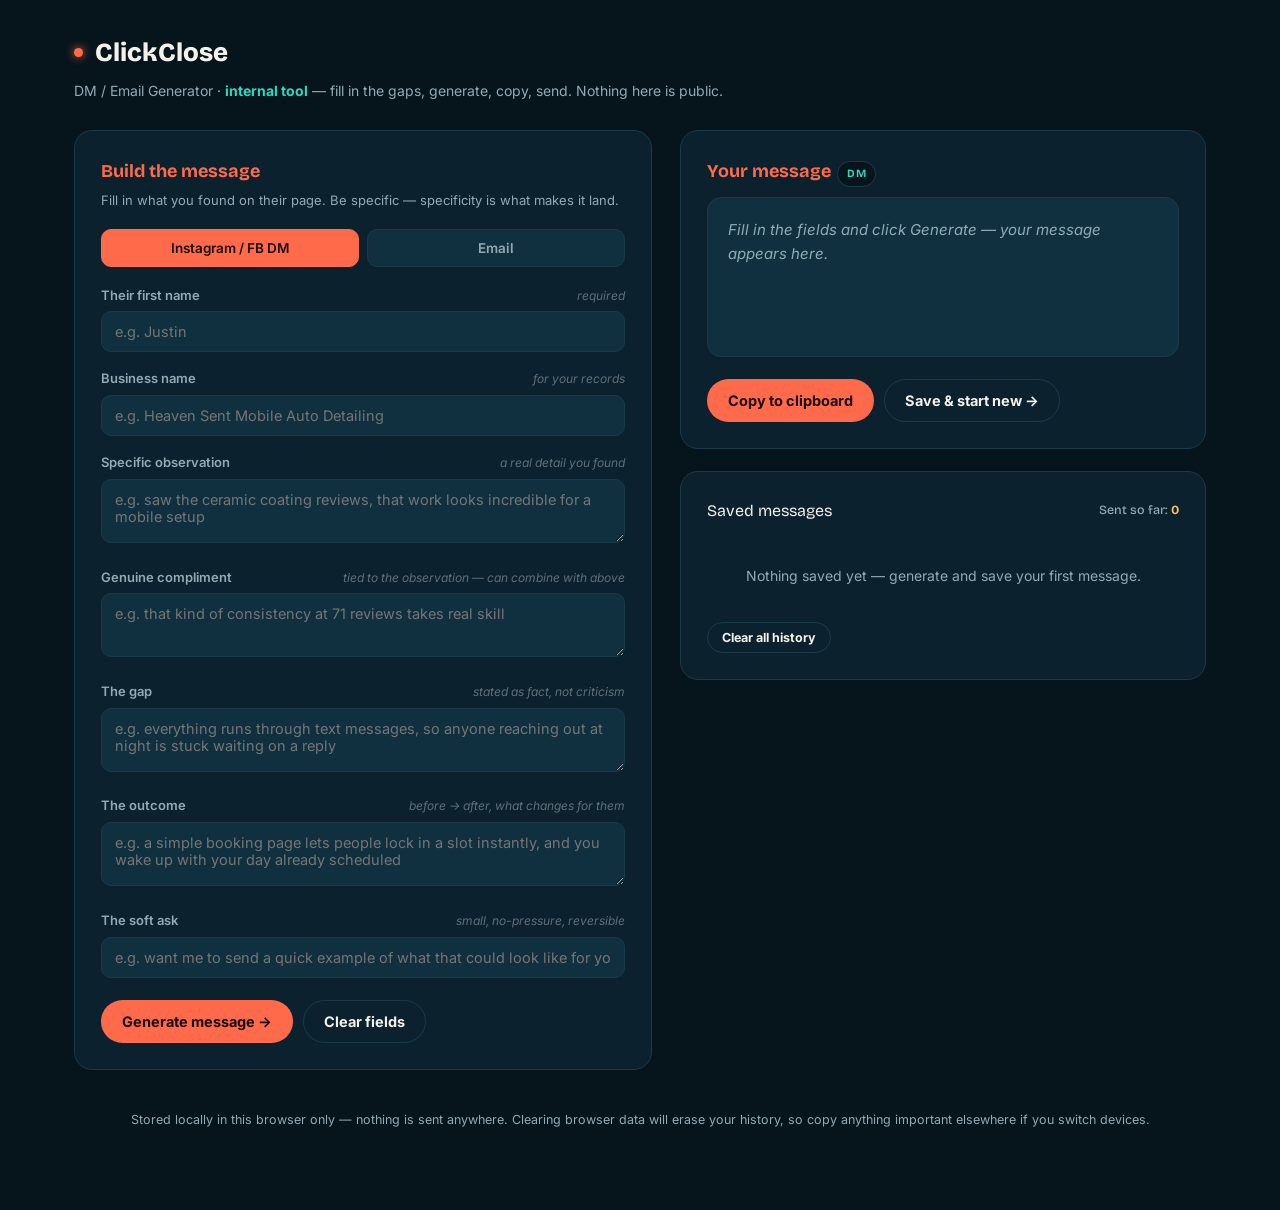
<file: dm-generator.html>
<!DOCTYPE html>
<html lang="en">
<head>
<meta charset="utf-8" />
<meta name="viewport" content="width=device-width, initial-scale=1" />
<title>DM Generator — ClickClose (Internal Tool)</title>
<link rel="preconnect" href="https://fonts.googleapis.com">
<link rel="preconnect" href="https://fonts.gstatic.com" crossorigin>
<link href="https://fonts.googleapis.com/css2?family=Bricolage+Grotesque:opsz,wght@12..96,600;12..96,700;12..96,800&family=Inter:wght@400;500;600&display=swap" rel="stylesheet">
<style>
:root{
  --ink:#06141C;--ink-2:#0B222E;--ink-3:#103040;--line:#1B3A49;
  --coral:#FF6B4A;--gold:#FFC15E;--teal:#34D6C0;
  --cloud:#F3F1EA;--mist:#93AAB3;
  --display:"Bricolage Grotesque","Inter",system-ui,sans-serif;
  --body:"Inter",system-ui,-apple-system,sans-serif;
}
*{box-sizing:border-box}
body{margin:0;background:var(--ink);color:var(--cloud);font-family:var(--body);line-height:1.6;-webkit-font-smoothing:antialiased}
.wrap{max-width:1180px;margin:0 auto;padding:32px 24px 80px}
header{display:flex;align-items:center;gap:12px;margin-bottom:6px}
.dot{width:9px;height:9px;border-radius:50%;background:var(--coral);box-shadow:0 0 10px var(--coral)}
h1{font-family:var(--display);font-weight:800;font-size:26px;margin:0}
.tag{color:var(--mist);font-size:14px;margin:6px 0 28px}
.tag b{color:var(--teal)}
.layout{display:grid;grid-template-columns:1.1fr 1fr;gap:28px;align-items:start}
@media(max-width:920px){.layout{grid-template-columns:1fr}}
.card{background:var(--ink-2);border:1px solid var(--line);border-radius:18px;padding:26px}
.card h2{font-family:var(--display);font-size:18px;margin:0 0 4px;color:var(--coral)}
.card .sub{color:var(--mist);font-size:13px;margin-bottom:18px}
.field{margin-bottom:16px}
.field label{display:flex;align-items:baseline;justify-content:space-between;font-size:13px;font-weight:600;color:var(--mist);margin-bottom:6px}
.field label .hint{font-weight:400;font-style:italic;color:#5f6f77;font-size:12px}
.field input,.field textarea,.field select{
  width:100%;background:var(--ink-3);border:1px solid var(--line);border-radius:10px;
  padding:11px 13px;color:var(--cloud);font-family:var(--body);font-size:14.5px;
}
.field textarea{min-height:64px;resize:vertical}
.field input:focus,.field textarea:focus,.field select:focus{outline:none;border-color:var(--teal);box-shadow:0 0 0 3px rgba(52,214,192,.15)}
.channel-toggle{display:flex;gap:8px;margin-bottom:18px}
.channel-toggle button{flex:1;background:var(--ink-3);border:1px solid var(--line);color:var(--mist);padding:10px;border-radius:10px;cursor:pointer;font-family:var(--body);font-weight:600;font-size:13.5px}
.channel-toggle button.active{background:var(--coral);color:#1a0a05;border-color:var(--coral)}
.btnrow{display:flex;gap:10px;margin-top:22px;flex-wrap:wrap}
.btn{display:inline-flex;align-items:center;gap:8px;font-weight:700;font-size:14.5px;padding:12px 20px;border-radius:999px;border:1px solid transparent;cursor:pointer;font-family:var(--body);transition:transform .15s}
.btn:hover{transform:translateY(-1px)}
.btn-primary{background:var(--coral);color:#1a0a05}
.btn-ghost{background:transparent;color:var(--cloud);border-color:var(--line)}
.btn-ghost:hover{border-color:var(--teal)}
.btn-small{padding:7px 14px;font-size:12.5px;border-radius:999px}
.preview{background:var(--ink-3);border:1px solid var(--line);border-radius:14px;padding:20px;white-space:pre-wrap;font-size:15px;line-height:1.65;min-height:160px;color:var(--cloud)}
.preview.empty{color:var(--mist);font-style:italic}
.meta-row{display:flex;justify-content:space-between;align-items:center;margin-bottom:10px}
.wordcount{color:var(--mist);font-size:12.5px}
.copied-flash{color:var(--teal);font-size:12.5px;font-weight:700;opacity:0;transition:opacity .2s}
.copied-flash.show{opacity:1}
.history-item{background:var(--ink-3);border:1px solid var(--line);border-radius:12px;padding:14px 16px;margin-bottom:10px}
.history-head{display:flex;justify-content:space-between;align-items:center;cursor:pointer;gap:10px}
.history-head .bname{font-weight:700;font-size:14.5px;color:var(--cloud)}
.history-head .when{color:var(--mist);font-size:12px;white-space:nowrap}
.history-body{margin-top:10px;padding-top:10px;border-top:1px solid var(--line);white-space:pre-wrap;font-size:13.5px;color:var(--mist);display:none}
.history-body.open{display:block}
.history-actions{display:flex;gap:8px;margin-top:10px}
.empty-state{color:var(--mist);font-size:14px;text-align:center;padding:30px 10px}
.badge{display:inline-block;background:var(--ink);border:1px solid var(--line);color:var(--teal);font-size:11px;font-weight:700;padding:3px 9px;border-radius:999px;margin-left:6px;text-transform:uppercase;letter-spacing:.03em}
.section-title{font-family:var(--display);font-size:16px;color:var(--cloud);margin:0 0 12px;display:flex;align-items:center;justify-content:space-between}
.stat{color:var(--mist);font-size:12.5px;font-weight:500}
.stat b{color:var(--gold)}
footer{margin-top:40px;color:var(--mist);font-size:12.5px;text-align:center}
</style>
</head>
<body>
<div class="wrap">
  <header><span class="dot"></span><h1>ClickClose</h1></header>
  <p class="tag">DM / Email Generator &middot; <b>internal tool</b> &mdash; fill in the gaps, generate, copy, send. Nothing here is public.</p>

  <div class="layout">
    <!-- FORM -->
    <div class="card">
      <h2>Build the message</h2>
      <div class="sub">Fill in what you found on their page. Be specific &mdash; specificity is what makes it land.</div>

      <div class="channel-toggle">
        <button type="button" class="active" data-ch="DM" onclick="setChannel('DM')">Instagram / FB DM</button>
        <button type="button" data-ch="Email" onclick="setChannel('Email')">Email</button>
      </div>

      <div class="field">
        <label>Their first name <span class="hint">required</span></label>
        <input id="f_name" placeholder="e.g. Justin">
      </div>
      <div class="field">
        <label>Business name <span class="hint">for your records</span></label>
        <input id="f_business" placeholder="e.g. Heaven Sent Mobile Auto Detailing">
      </div>
      <div class="field">
        <label>Specific observation <span class="hint">a real detail you found</span></label>
        <textarea id="f_observation" placeholder="e.g. saw the ceramic coating reviews, that work looks incredible for a mobile setup"></textarea>
      </div>
      <div class="field">
        <label>Genuine compliment <span class="hint">tied to the observation &mdash; can combine with above</span></label>
        <textarea id="f_compliment" placeholder="e.g. that kind of consistency at 71 reviews takes real skill"></textarea>
      </div>
      <div class="field">
        <label>The gap <span class="hint">stated as fact, not criticism</span></label>
        <textarea id="f_gap" placeholder="e.g. everything runs through text messages, so anyone reaching out at night is stuck waiting on a reply"></textarea>
      </div>
      <div class="field">
        <label>The outcome <span class="hint">before &rarr; after, what changes for them</span></label>
        <textarea id="f_outcome" placeholder="e.g. a simple booking page lets people lock in a slot instantly, and you wake up with your day already scheduled"></textarea>
      </div>
      <div class="field">
        <label>The soft ask <span class="hint">small, no-pressure, reversible</span></label>
        <input id="f_ask" placeholder="e.g. want me to send a quick example of what that could look like for you?">
      </div>

      <div class="btnrow">
        <button class="btn btn-primary" onclick="generate()">Generate message &rarr;</button>
        <button class="btn btn-ghost" onclick="clearForm(false)">Clear fields</button>
      </div>
    </div>

    <!-- PREVIEW + HISTORY -->
    <div>
      <div class="card" style="margin-bottom:22px">
        <div class="meta-row">
          <h2 style="margin:0">Your message<span class="badge" id="chBadge">DM</span></h2>
          <span class="wordcount" id="wordcount"></span>
        </div>
        <div class="preview empty" id="preview">Fill in the fields and click Generate &mdash; your message appears here.</div>
        <div class="btnrow">
          <button class="btn btn-primary" onclick="copyMsg()">Copy to clipboard</button>
          <button class="btn btn-ghost" onclick="saveAndNew()">Save &amp; start new &rarr;</button>
          <span class="copied-flash" id="copiedFlash">Copied!</span>
        </div>
      </div>

      <div class="card">
        <div class="section-title">Saved messages <span class="stat">Sent so far: <b id="sentCount">0</b></span></div>
        <div id="historyList"><div class="empty-state">Nothing saved yet &mdash; generate and save your first message.</div></div>
        <div class="btnrow" style="margin-top:4px" id="clearAllRow" style="display:none">
          <button class="btn btn-ghost btn-small" onclick="clearAllHistory()">Clear all history</button>
        </div>
      </div>
    </div>
  </div>

  <footer>Stored locally in this browser only &mdash; nothing is sent anywhere. Clearing browser data will erase your history, so copy anything important elsewhere if you switch devices.</footer>
</div>

<script>
var channel = 'DM';
var STORAGE_KEY = 'clickclose_dm_history_v1';

function setChannel(ch){
  channel = ch;
  document.querySelectorAll('.channel-toggle button').forEach(function(b){
    b.classList.toggle('active', b.dataset.ch === ch);
  });
  document.getElementById('chBadge').textContent = ch;
}

function endWithPeriod(s){
  s = (s||'').trim();
  if(!s) return '';
  if(!/[.!?]$/.test(s)) s += '.';
  return s;
}
function lower1(s){ return s ? s.charAt(0).toLowerCase() + s.slice(1) : s; }
function upper1(s){ return s ? s.charAt(0).toUpperCase() + s.slice(1) : s; }

function buildMessage(){
  var name = document.getElementById('f_name').value.trim();
  var obs = endWithPeriod(document.getElementById('f_observation').value);
  var comp = endWithPeriod(document.getElementById('f_compliment').value);
  var gap = document.getElementById('f_gap').value.trim();
  var outcome = document.getElementById('f_outcome').value.trim();
  var ask = document.getElementById('f_ask').value.trim();

  var greeting = channel === 'Email' ? 'Hi' : 'Hey';
  var line1 = greeting + (name ? ' ' + name : '') + ' — ' + upper1(obs);
  if(comp) line1 += ' ' + upper1(comp);

  var line2 = '';
  if(gap || outcome){
    line2 = 'I noticed ' + lower1(endWithPeriod(gap));
    if(outcome) line2 += ' ' + upper1(endWithPeriod(outcome));
  }

  var line3 = ask ? upper1(endWithPeriod(ask)) : '';

  var parts = [line1];
  if(line2) parts.push(line2);
  if(line3) parts.push(line3);
  return parts.join('\n\n');
}

function generate(){
  var name = document.getElementById('f_name').value.trim();
  if(!name){ alert('Add their first name at least — it makes the message feel personal from the first word.'); return; }
  var msg = buildMessage();
  var el = document.getElementById('preview');
  el.textContent = msg;
  el.classList.remove('empty');
  updateWordcount(msg);
}

function updateWordcount(msg){
  var words = msg.trim() ? msg.trim().split(/\s+/).length : 0;
  document.getElementById('wordcount').textContent = words + ' words';
}

function copyMsg(){
  var el = document.getElementById('preview');
  if(el.classList.contains('empty') || !el.textContent.trim()){ generate(); }
  var text = document.getElementById('preview').textContent;
  navigator.clipboard.writeText(text).then(function(){
    var flash = document.getElementById('copiedFlash');
    flash.classList.add('show');
    setTimeout(function(){ flash.classList.remove('show'); }, 1400);
  });
}

function loadHistory(){
  try{
    var raw = localStorage.getItem(STORAGE_KEY);
    return raw ? JSON.parse(raw) : [];
  }catch(e){ return []; }
}
function saveHistory(list){
  try{ localStorage.setItem(STORAGE_KEY, JSON.stringify(list)); }catch(e){}
}

function renderHistory(){
  var list = loadHistory();
  var wrap = document.getElementById('historyList');
  document.getElementById('sentCount').textContent = list.length;
  if(!list.length){
    wrap.innerHTML = '<div class="empty-state">Nothing saved yet — generate and save your first message.</div>';
    return;
  }
  wrap.innerHTML = '';
  list.slice().reverse().forEach(function(item, idx){
    var realIdx = list.length - 1 - idx;
    var div = document.createElement('div');
    div.className = 'history-item';
    div.innerHTML =
      '<div class="history-head" onclick="toggleHistory('+realIdx+')">' +
        '<span class="bname">' + escapeHtml(item.business || item.name || 'Untitled') + ' <span class="badge">' + item.channel + '</span></span>' +
        '<span class="when">' + item.when + '</span>' +
      '</div>' +
      '<div class="history-body" id="hbody_'+realIdx+'">' + escapeHtml(item.message) + '</div>' +
      '<div class="history-actions" id="hactions_'+realIdx+'" style="display:none">' +
        '<button class="btn btn-ghost btn-small" onclick="copyHistory('+realIdx+')">Copy again</button>' +
        '<button class="btn btn-ghost btn-small" onclick="deleteHistory('+realIdx+')">Delete</button>' +
      '</div>';
    wrap.appendChild(div);
  });
}
function escapeHtml(s){
  var d = document.createElement('div'); d.textContent = s || ''; return d.innerHTML;
}
function toggleHistory(idx){
  var body = document.getElementById('hbody_'+idx);
  var actions = document.getElementById('hactions_'+idx);
  var open = body.classList.toggle('open');
  actions.style.display = open ? 'flex' : 'none';
}
function copyHistory(idx){
  var list = loadHistory();
  var item = list[idx];
  if(item) navigator.clipboard.writeText(item.message);
  var flash = document.getElementById('copiedFlash');
  flash.classList.add('show');
  setTimeout(function(){ flash.classList.remove('show'); }, 1400);
}
function deleteHistory(idx){
  var list = loadHistory();
  list.splice(idx,1);
  saveHistory(list);
  renderHistory();
}
function clearAllHistory(){
  if(!confirm('Delete all saved messages? This cannot be undone.')) return;
  saveHistory([]);
  renderHistory();
}

function saveAndNew(){
  var el = document.getElementById('preview');
  if(el.classList.contains('empty') || !el.textContent.trim()){ generate(); }
  var msg = document.getElementById('preview').textContent;
  if(!msg.trim()) return;
  var business = document.getElementById('f_business').value.trim() || document.getElementById('f_name').value.trim();
  var list = loadHistory();
  list.push({
    business: business,
    channel: channel,
    message: msg,
    when: new Date().toLocaleString('en-US', {month:'short', day:'numeric', hour:'numeric', minute:'2-digit'})
  });
  saveHistory(list);
  renderHistory();
  clearForm(true);
}

function clearForm(keepChannel){
  ['f_name','f_business','f_observation','f_compliment','f_gap','f_outcome','f_ask'].forEach(function(id){
    document.getElementById(id).value = '';
  });
  var el = document.getElementById('preview');
  el.textContent = 'Fill in the fields and click Generate — your message appears here.';
  el.classList.add('empty');
  document.getElementById('wordcount').textContent = '';
  document.getElementById('f_name').focus();
}

renderHistory();
</script>
</body>
</html>
</file>
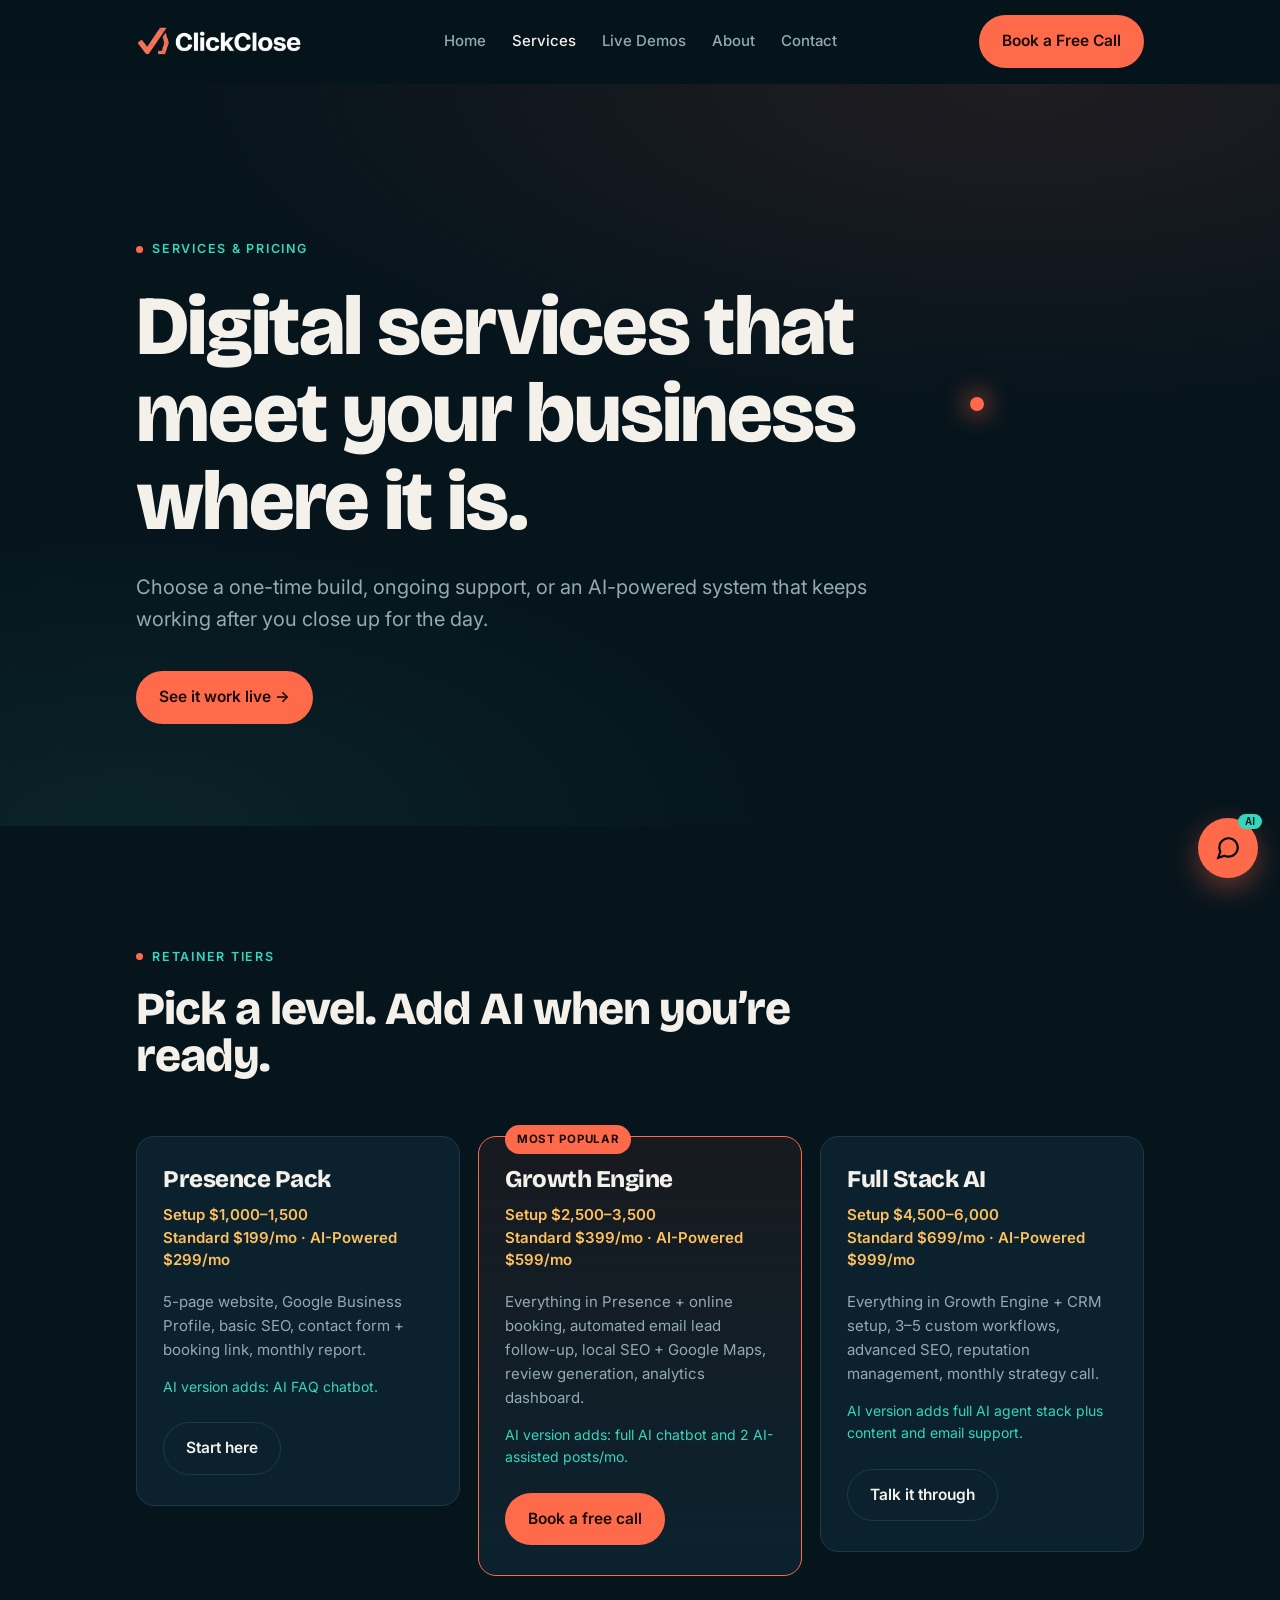
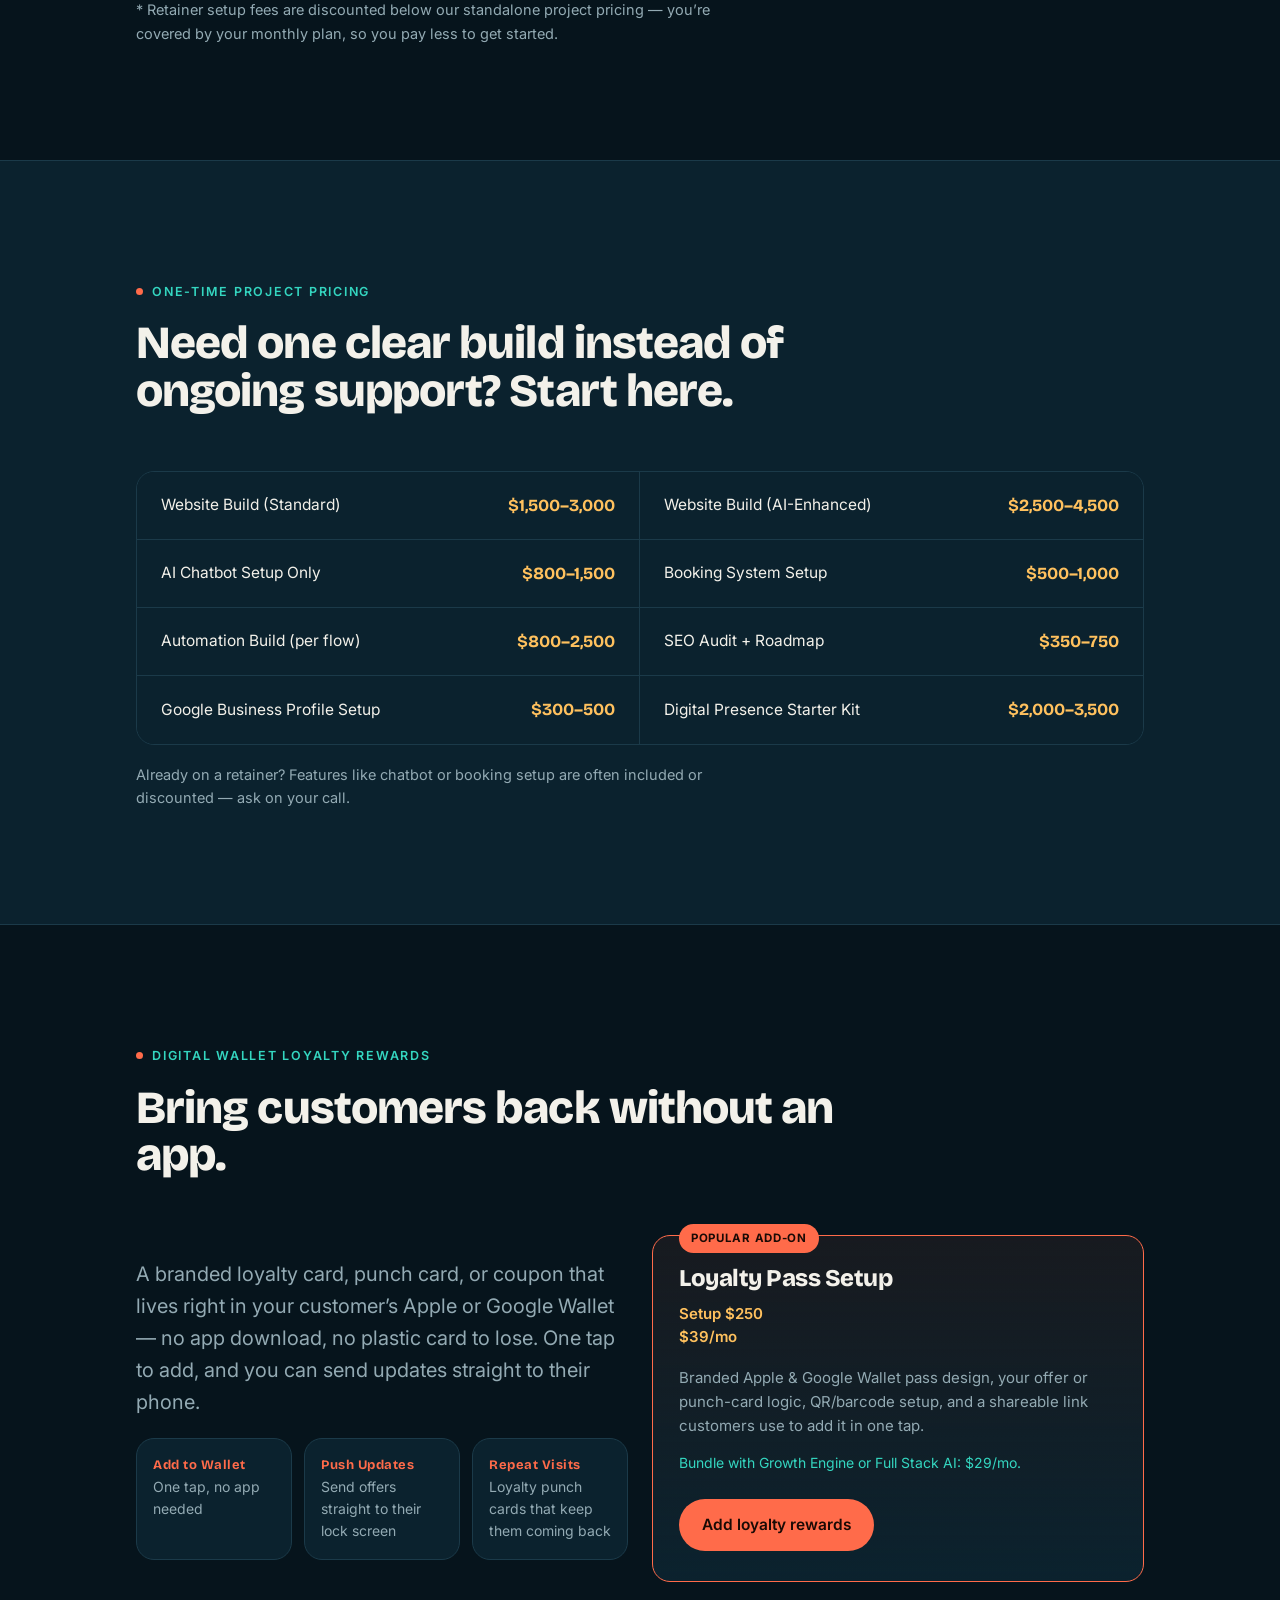
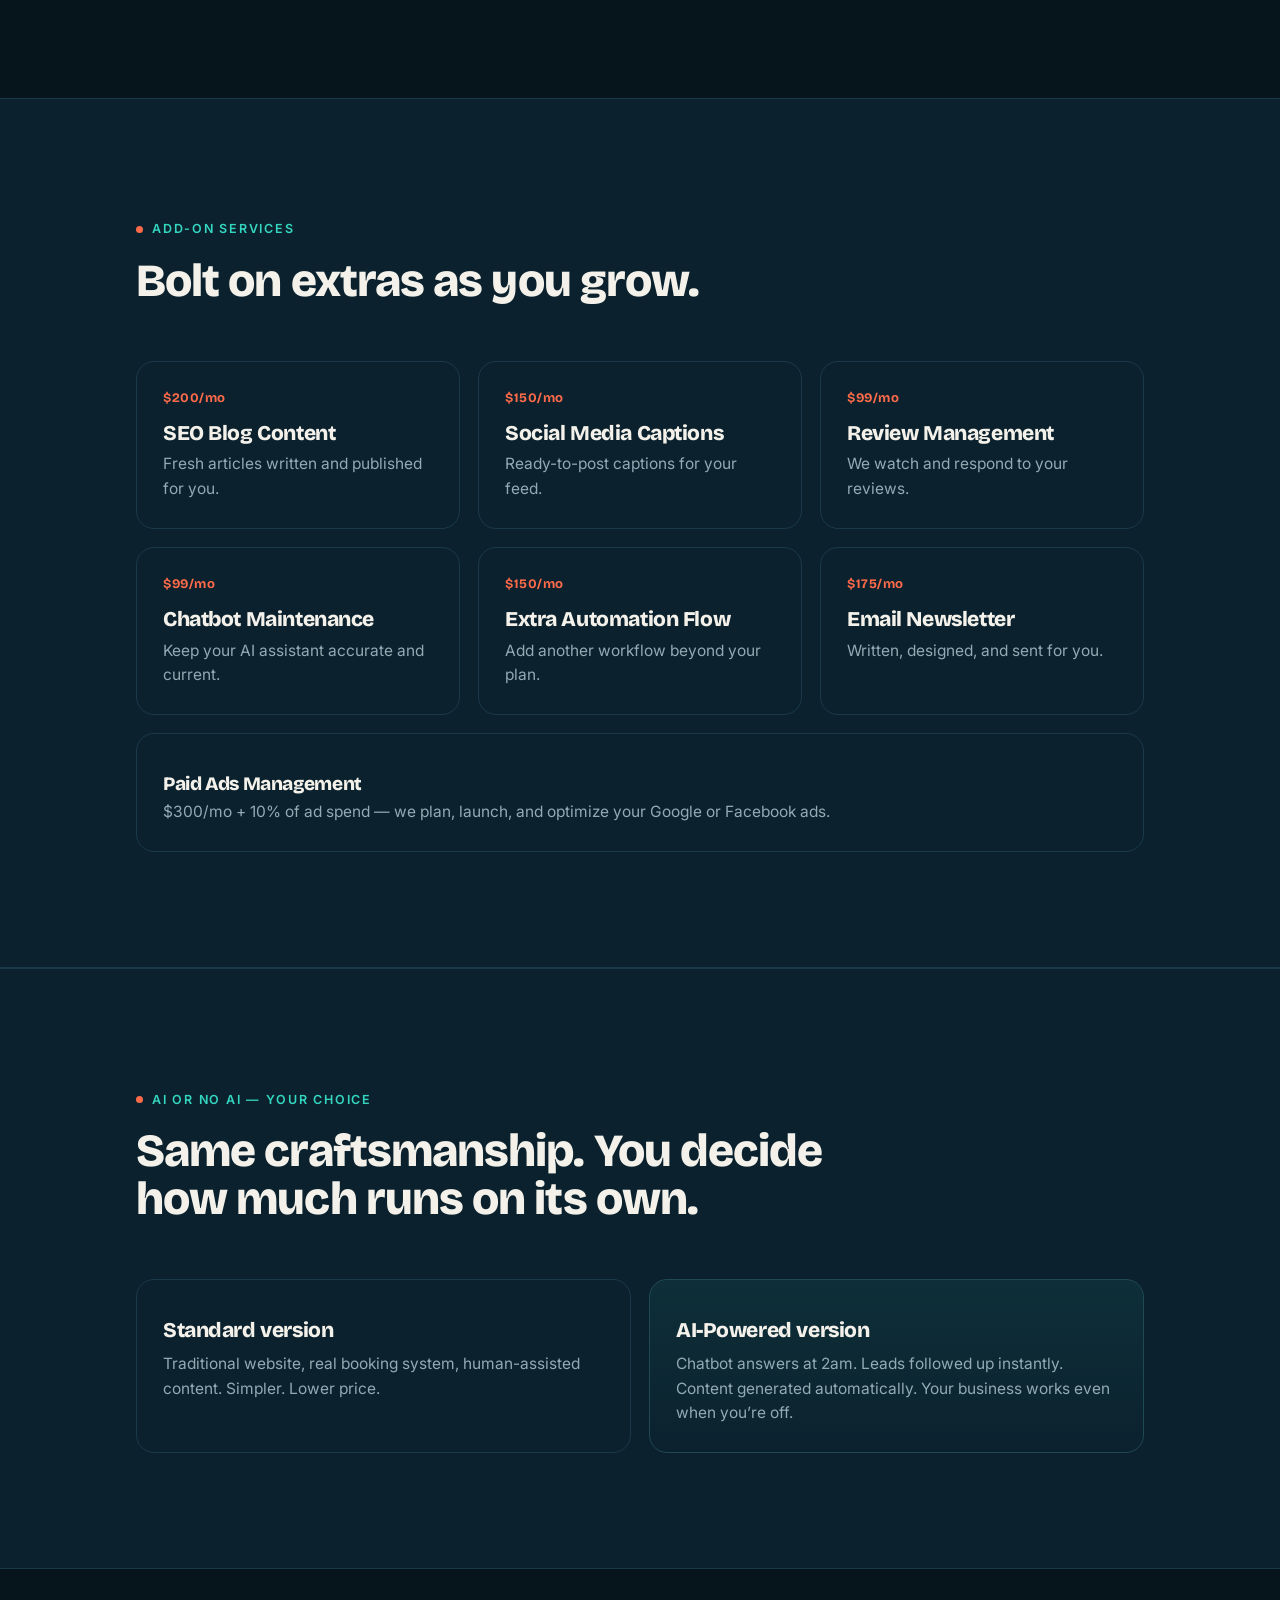
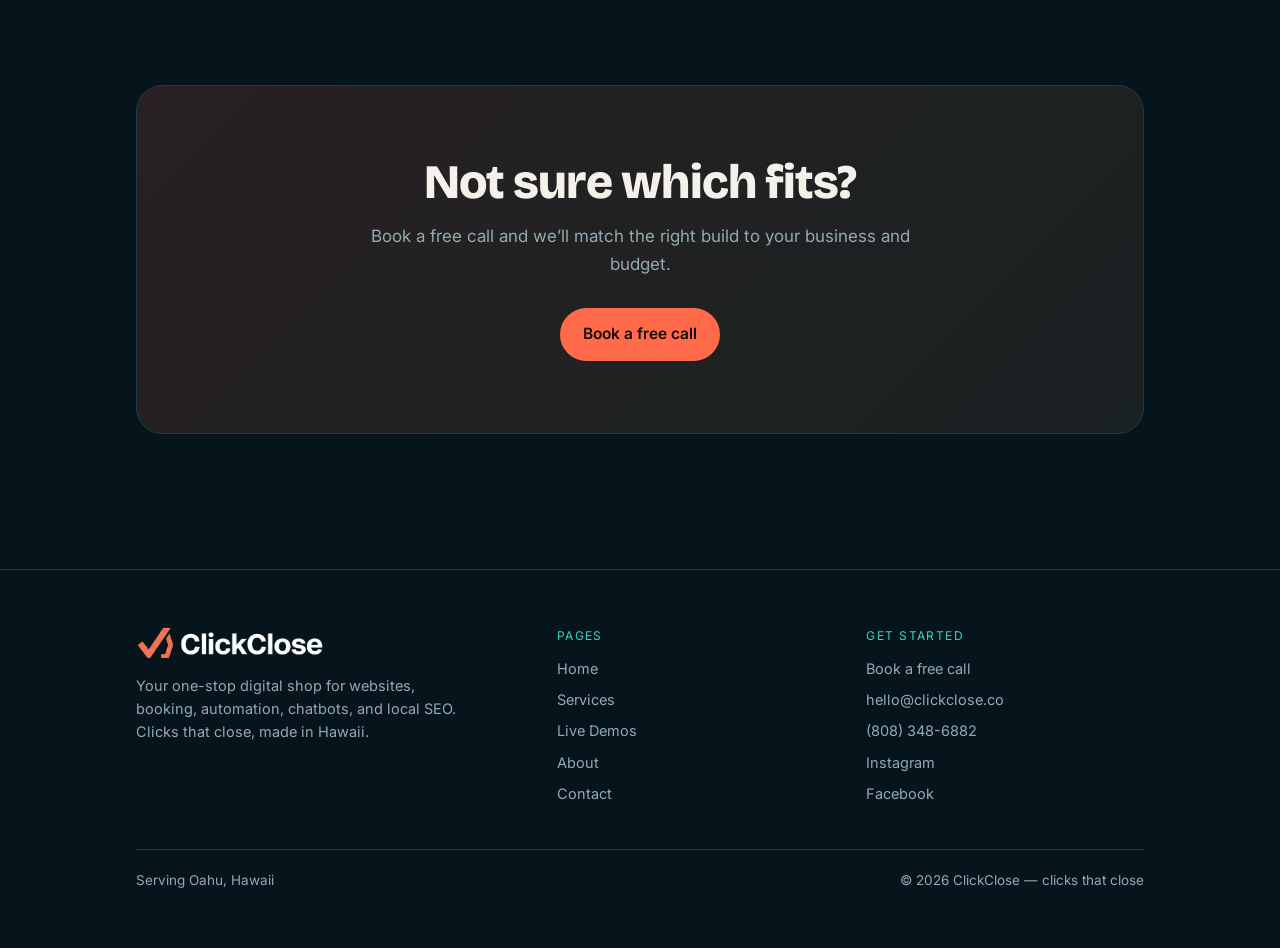
<file: services.html>
<!DOCTYPE html>
<html lang="en">
<head>
<meta charset="utf-8" />
<meta name="viewport" content="width=device-width, initial-scale=1" />
<title>Services — ClickClose</title>
<meta name="description" content="Retainer and one-time pricing for websites, booking, automation, chatbots, and local SEO in Hawaii." />
<link rel="canonical" href="https://clickclose.co/services.html" />
<meta property="og:title" content="Services — ClickClose" />
<meta property="og:description" content="Retainer and one-time pricing for websites, booking, automation, chatbots, and local SEO in Hawaii." />
<meta property="og:type" content="website" />
<meta name="twitter:card" content="summary_large_image" />
<meta property="og:image" content="https://clickclose.co/og-image.png" />
<meta name="twitter:image" content="https://clickclose.co/og-image.png" />
<link rel="icon" type="image/png" sizes="32x32" href="favicon-32.png" />
<link rel="icon" type="image/png" sizes="256x256" href="icon.png" />
<link rel="apple-touch-icon" href="apple-touch-icon.png" />
<meta name="theme-color" content="#06141C" />
<link rel="preconnect" href="https://fonts.googleapis.com">
<link rel="preconnect" href="https://fonts.gstatic.com" crossorigin>
<link href="https://fonts.googleapis.com/css2?family=Bricolage+Grotesque:opsz,wght@12..96,600;12..96,700;12..96,800&family=Inter:wght@400;500;600&display=swap" rel="stylesheet">
<script type="application/ld+json">
{"@context":"https://schema.org","@type":"ProfessionalService","name":"ClickClose","description":"Hawaii digital agency: websites, AI chatbots, booking systems, automation, and local SEO for small businesses.","url":"https://clickclose.co","email":"hello@clickclose.co","telephone":"+18083486882","image":"https://clickclose.co/og-image.png","logo":"https://clickclose.co/icon.png","priceRange":"$$","sameAs":["https://www.instagram.com/clickclose.co","https://www.facebook.com/profile.php?id=61591345151445"],"areaServed":[{"@type":"City","name":"Kapolei"},{"@type":"City","name":"Ewa Beach"},{"@type":"City","name":"Honolulu"},{"@type":"AdministrativeArea","name":"Oahu"}],"address":{"@type":"PostalAddress","addressRegion":"HI","addressLocality":"Kapolei","addressCountry":"US"},"geo":{"@type":"GeoCoordinates","latitude":21.3357,"longitude":-158.0581}}
</script>

<style>
:root{
  --ink:#06141C;--ink-2:#0B222E;--ink-3:#103040;--line:#1B3A49;
  --coral:#FF6B4A;--gold:#FFC15E;--teal:#34D6C0;
  --cloud:#F3F1EA;--mist:#93AAB3;
  --display:"Bricolage Grotesque","Inter",system-ui,sans-serif;
  --body:"Inter",system-ui,-apple-system,sans-serif;
  --maxw:1120px;--pad:clamp(20px,5vw,56px);--radius:18px;
}
*{box-sizing:border-box}
html{scroll-behavior:smooth;-webkit-text-size-adjust:100%}
body{margin:0;background:var(--ink);color:var(--cloud);font-family:var(--body);font-size:17px;line-height:1.6;-webkit-font-smoothing:antialiased;overflow-x:hidden}
img{max-width:100%;display:block}
a{color:inherit;text-decoration:none}
h1,h2,h3{font-family:var(--display);font-weight:800;line-height:1.04;letter-spacing:-.02em;margin:0}
p{margin:0}
.wrap{max-width:var(--maxw);margin:0 auto;padding-inline:var(--pad)}
.section{padding-block:clamp(64px,9vw,130px)}
.eyebrow{display:inline-flex;align-items:center;gap:9px;font-family:var(--body);font-size:12.5px;font-weight:600;letter-spacing:.14em;text-transform:uppercase;color:var(--teal)}
.eyebrow::before{content:"";width:7px;height:7px;border-radius:50%;background:var(--coral);box-shadow:0 0 0 0 rgba(255,107,74,.55);animation:pulse 2.4s infinite}
@keyframes pulse{0%{box-shadow:0 0 0 0 rgba(255,107,74,.55)}70%{box-shadow:0 0 0 9px rgba(255,107,74,0)}100%{box-shadow:0 0 0 0 rgba(255,107,74,0)}}
.lead{color:var(--mist);font-size:clamp(17px,2vw,20px);max-width:60ch}
.section-head{max-width:720px;margin-bottom:clamp(36px,5vw,56px)}
.section-head h2{font-size:clamp(28px,4.4vw,46px);margin:16px 0 0}
.btn{display:inline-flex;align-items:center;gap:9px;font-family:var(--body);font-weight:600;font-size:15.5px;padding:13px 22px;border-radius:999px;border:1px solid transparent;transition:transform .18s,background .18s,border-color .18s;cursor:pointer}
.btn:hover{transform:translateY(-2px)}
.btn-primary{background:var(--coral);color:#1a0a05}.btn-primary:hover{background:#ff7d5f}
.btn-ghost{background:transparent;color:var(--cloud);border-color:var(--line)}.btn-ghost:hover{border-color:var(--teal)}
.nav{position:sticky;top:0;z-index:50;background:rgba(6,20,28,.72);backdrop-filter:blur(14px);border-bottom:1px solid transparent;transition:border-color .3s,background .3s}
.nav.scrolled{border-bottom-color:var(--line)}
.nav-inner{max-width:var(--maxw);margin:0 auto;padding:15px var(--pad);display:flex;align-items:center;justify-content:space-between;gap:20px}
.brand{display:inline-flex;align-items:center;gap:10px;font-family:var(--display);font-weight:800;font-size:21px;letter-spacing:-.01em}
.brand .dot{width:9px;height:9px;border-radius:50%;background:var(--coral);box-shadow:0 0 10px var(--coral)}
.brand-logo{height:30px;width:auto;display:block}
.footer-logo{height:34px;width:auto;margin:0 0 14px}
@media(max-width:520px){.brand-logo{height:25px}}
.nav-links{display:flex;align-items:center;gap:26px}
.nav-links a{color:var(--mist);font-size:15px;font-weight:500;transition:color .15s}
.nav-links a:hover,.nav-links a[aria-current=page]{color:var(--cloud)}
.nav-cta{display:inline-flex;align-items:center;gap:18px}
.nav-toggle{display:none;background:none;border:0;cursor:pointer;padding:6px;color:var(--cloud)}
.mobile-menu{display:none}
.hero{position:relative;overflow:hidden}
.hero-inner{position:relative;z-index:2;padding-block:clamp(72px,12vw,150px) clamp(56px,8vw,110px)}
.hero h1{font-size:clamp(40px,7.4vw,84px);max-width:16ch;margin:22px 0 0}
.hero h1 .glow{color:var(--coral)}
.hero .lead{margin-top:26px}
.hero-cta{display:flex;flex-wrap:wrap;gap:14px;margin-top:36px}
.signal{position:absolute;top:-8%;right:-6%;width:min(760px,86vw);aspect-ratio:1;z-index:1;pointer-events:none}
.signal .ring{position:absolute;inset:0;margin:auto;width:18%;aspect-ratio:1;border-radius:50%;border:1.5px solid var(--coral);opacity:0;animation:ripple 6s linear infinite}
.signal .ring:nth-child(2){animation-delay:1.5s;border-color:var(--gold)}
.signal .ring:nth-child(3){animation-delay:3s;border-color:var(--teal)}
.signal .ring:nth-child(4){animation-delay:4.5s;border-color:var(--coral)}
.signal .core{position:absolute;inset:0;margin:auto;width:14px;height:14px;border-radius:50%;background:var(--coral);box-shadow:0 0 24px 4px rgba(255,107,74,.6)}
@keyframes ripple{0%{transform:scale(.2);opacity:0}12%{opacity:.8}100%{transform:scale(5.4);opacity:0}}
.hero::after{content:"";position:absolute;inset:0;z-index:0;background:radial-gradient(120% 80% at 80% 0%,rgba(255,107,74,.10),transparent 55%),radial-gradient(90% 70% at 10% 100%,rgba(52,214,192,.08),transparent 60%)}
.grid{display:grid;gap:18px}
.grid-5{grid-template-columns:repeat(5,1fr)}.grid-3{grid-template-columns:repeat(3,1fr)}.grid-2{grid-template-columns:repeat(2,1fr)}
.card{background:var(--ink-2);border:1px solid var(--line);border-radius:var(--radius);padding:26px;transition:transform .2s,border-color .2s}
.card:hover{transform:translateY(-4px);border-color:#2a5060}
.card .num{font-family:var(--display);font-size:13px;font-weight:700;color:var(--coral);letter-spacing:.04em}
.card h3{font-size:21px;margin:14px 0 8px}
.card p{color:var(--mist);font-size:15.5px}
.tiers{display:grid;grid-template-columns:repeat(3,1fr);gap:18px;align-items:start}
.tier{position:relative;background:var(--ink-2);border:1px solid var(--line);border-radius:var(--radius);padding:30px 26px;display:flex;flex-direction:column}
.tier.featured{border-color:var(--coral);background:linear-gradient(180deg,rgba(255,107,74,.07),var(--ink-2))}
.tier .badge{position:absolute;top:-12px;left:26px;background:var(--coral);color:#1a0a05;font-size:11.5px;font-weight:700;letter-spacing:.06em;text-transform:uppercase;padding:5px 12px;border-radius:999px}
.tier h3{font-size:24px}
.tier .price{color:var(--gold);font-family:var(--body);font-weight:600;font-size:15px;margin:12px 0 18px;line-height:1.5}
.tier .desc{color:var(--mist);font-size:15px}.tier .ai{color:var(--teal);font-size:14px;margin-top:14px}
.tier .btn{margin-top:24px;align-self:flex-start}
.pricelist{display:grid;grid-template-columns:repeat(2,1fr);gap:0;border:1px solid var(--line);border-radius:var(--radius);overflow:hidden}
.pricerow{display:flex;align-items:center;justify-content:space-between;gap:16px;padding:20px 24px;border-bottom:1px solid var(--line);background:var(--ink-2)}
.pricelist .pricerow:nth-last-child(-n+2){border-bottom:0}
.pricerow:nth-child(odd){border-right:1px solid var(--line)}
.pricerow .label{color:var(--cloud);font-size:15.5px}
.pricerow .amount{font-family:var(--display);font-weight:700;color:var(--gold);white-space:nowrap}
.compare{display:grid;grid-template-columns:1fr 1fr;gap:18px}
.compare .card.alt{background:linear-gradient(180deg,rgba(52,214,192,.07),var(--ink-2));border-color:#1f4a52}
.quote{background:var(--ink-2);border:1px solid var(--line);border-radius:var(--radius);padding:28px}
.quote p{font-size:17px;color:var(--cloud)}.quote .who{margin-top:18px;color:var(--mist);font-size:14px;font-weight:600}
.cta-band{background:linear-gradient(135deg,rgba(255,107,74,.14),rgba(255,193,94,.08));border:1px solid var(--line);border-radius:26px;padding:clamp(40px,6vw,72px);text-align:center}
.cta-band h2{font-size:clamp(28px,4.5vw,48px)}
.cta-band p{color:var(--mist);margin:16px auto 0;max-width:52ch}.cta-band .btn{margin-top:30px}
.footer{border-top:1px solid var(--line);padding-block:56px;margin-top:20px}
.footer-grid{display:grid;grid-template-columns:1.4fr 1fr 1fr;gap:32px}
.footer h4{font-family:var(--display);font-size:20px;margin:0 0 12px}
.footer p{color:var(--mist);font-size:14.5px;max-width:38ch}
.footer a{color:var(--mist);font-size:14.5px;display:block;padding:4px 0}.footer a:hover{color:var(--cloud)}
.footer .col-label{font-size:12px;letter-spacing:.12em;text-transform:uppercase;color:var(--teal);margin-bottom:8px}
.footer-bottom{margin-top:40px;padding-top:20px;border-top:1px solid var(--line);color:var(--mist);font-size:13.5px;display:flex;justify-content:space-between;flex-wrap:wrap;gap:8px}
.form{display:grid;gap:16px;max-width:560px}
.field{display:grid;gap:7px}
.field label{font-size:13.5px;font-weight:600;color:var(--mist)}
.field input,.field textarea,.field select{background:var(--ink-2);border:1px solid var(--line);border-radius:12px;padding:13px 15px;color:var(--cloud);font-family:var(--body);font-size:15.5px}
.field textarea{min-height:130px;resize:vertical}
.field input:focus,.field textarea:focus,.field select:focus{outline:none;border-color:var(--teal);box-shadow:0 0 0 3px rgba(52,214,192,.18)}
.form-note{color:var(--mist);font-size:13.5px}
.reveal{opacity:0;transform:translateY(22px);transition:opacity .7s,transform .7s}
.reveal.in{opacity:1;transform:none}
/* ---- Chatbot widget ---- */
.chat-launcher{position:fixed;right:22px;bottom:22px;z-index:90;width:60px;height:60px;border-radius:50%;background:var(--coral);border:0;cursor:pointer;display:flex;align-items:center;justify-content:center;box-shadow:0 10px 30px rgba(255,107,74,.4);transition:transform .2s}
.chat-launcher:hover{transform:translateY(-3px) scale(1.04)}
.chat-launcher .badge-new{position:absolute;top:-4px;right:-4px;background:var(--teal);color:#04201c;font-size:10px;font-weight:700;padding:2px 7px;border-radius:999px}
.chat-panel{position:fixed;right:22px;bottom:94px;z-index:91;width:min(380px,calc(100vw - 32px));height:min(560px,calc(100vh - 130px));background:var(--ink-2);border:1px solid var(--line);border-radius:20px;display:none;flex-direction:column;overflow:hidden;box-shadow:0 24px 60px rgba(0,0,0,.55)}
.chat-panel.open{display:flex}
.chat-head{padding:15px 18px;border-bottom:1px solid var(--line);display:flex;align-items:center;gap:11px;background:linear-gradient(180deg,rgba(255,107,74,.12),transparent)}
.chat-head .avatar{width:38px;height:38px;border-radius:50%;background:var(--coral);display:flex;align-items:center;justify-content:center;font-family:var(--display);font-weight:800;color:#1a0a05;overflow:hidden}
.chat-head .avatar img{width:100%;height:100%;object-fit:cover;display:block}
.chat-head h4{font-family:var(--display);font-size:16px;margin:0;line-height:1.2}
.chat-head .status{font-size:11.5px;color:var(--teal);display:flex;align-items:center;gap:6px}
.chat-head .status::before{content:"";width:7px;height:7px;border-radius:50%;background:var(--teal)}
.chat-close{margin-left:auto;background:none;border:0;color:var(--mist);cursor:pointer;font-size:20px;line-height:1}
.chat-body{flex:1;overflow-y:auto;padding:18px;display:flex;flex-direction:column;gap:11px}
.msg{max-width:86%;padding:11px 14px;border-radius:15px;font-size:14.5px;line-height:1.5}
.msg.bot{background:var(--ink-3);border:1px solid var(--line);align-self:flex-start;border-bottom-left-radius:4px}
.msg.user{background:var(--coral);color:#1a0a05;align-self:flex-end;border-bottom-right-radius:4px}
.msg a{color:var(--teal);text-decoration:underline}
.msg.user a{color:#1a0a05}
.chat-chips{display:flex;flex-wrap:wrap;gap:8px;padding:0 18px 8px}
.chip{background:transparent;border:1px solid var(--line);color:var(--cloud);font-size:12.5px;padding:7px 12px;border-radius:999px;cursor:pointer;font-family:var(--body)}
.chip:hover{border-color:var(--teal);color:var(--teal)}
.chat-input{display:flex;gap:8px;padding:12px;border-top:1px solid var(--line)}
.chat-input input{flex:1;background:var(--ink);border:1px solid var(--line);border-radius:999px;padding:11px 15px;color:var(--cloud);font-family:var(--body);font-size:14.5px}
.chat-input input:focus{outline:none;border-color:var(--teal)}
.chat-send{background:var(--coral);border:0;width:42px;height:42px;border-radius:50%;cursor:pointer;display:flex;align-items:center;justify-content:center;color:#1a0a05;flex-shrink:0}
.typing{display:flex;gap:4px;padding:13px 14px;background:var(--ink-3);border:1px solid var(--line);border-radius:15px;border-bottom-left-radius:4px;align-self:flex-start;width:fit-content}
.typing span{width:7px;height:7px;border-radius:50%;background:var(--mist);animation:blink 1.2s infinite}
.typing span:nth-child(2){animation-delay:.2s}.typing span:nth-child(3){animation-delay:.4s}
@keyframes blink{0%,60%,100%{opacity:.3}30%{opacity:1}}
/* ---- Booking widget ---- */
.booking{background:var(--ink-2);border:1px solid var(--line);border-radius:var(--radius);padding:clamp(22px,4vw,34px);max-width:640px}
.steps{display:flex;gap:8px;margin-bottom:26px}
.step-dot{flex:1;height:4px;border-radius:2px;background:var(--line)}
.step-dot.active{background:var(--coral)}
.booking h3{font-size:21px;margin-bottom:6px}
.booking .sub{color:var(--mist);font-size:14.5px;margin-bottom:20px}
.opt-grid{display:grid;grid-template-columns:repeat(2,1fr);gap:12px}
.opt{background:var(--ink-3);border:1px solid var(--line);border-radius:12px;padding:15px 16px;cursor:pointer;text-align:left;color:var(--cloud);font-family:var(--body);font-size:15px;transition:border-color .15s}
.opt:hover,.opt.sel{border-color:var(--coral)}
.opt small{display:block;color:var(--mist);font-size:12.5px;margin-top:3px}
.cal-head{display:flex;justify-content:space-between;align-items:center;margin-bottom:14px}
.cal-head button{background:var(--ink-3);border:1px solid var(--line);color:var(--cloud);width:34px;height:34px;border-radius:9px;cursor:pointer}
.cal-head button:disabled{opacity:.3;cursor:default}
.cal-head .mlabel{font-family:var(--display);font-weight:700}
.cal-dow{display:grid;grid-template-columns:repeat(7,1fr);gap:6px;margin-bottom:6px}
.cal-dow span{text-align:center;font-size:11px;color:var(--mist)}
.cal-grid{display:grid;grid-template-columns:repeat(7,1fr);gap:6px}
.cal-cell{aspect-ratio:1;display:flex;align-items:center;justify-content:center;border-radius:10px;font-size:14px;border:1px solid transparent;color:var(--cloud);cursor:pointer}
.cal-cell.muted{color:var(--mist);opacity:.25;cursor:default}
.cal-cell.avail:hover{border-color:var(--teal)}
.cal-cell.sel{background:var(--coral);color:#1a0a05;font-weight:700}
.slots{display:grid;grid-template-columns:repeat(3,1fr);gap:10px}
.slot{background:var(--ink-3);border:1px solid var(--line);border-radius:10px;padding:12px;cursor:pointer;color:var(--cloud);font-size:14px;font-family:var(--body)}
.slot:hover,.slot.sel{border-color:var(--coral)}
.slot.taken{opacity:.3;cursor:not-allowed;text-decoration:line-through}
.book-nav{display:flex;justify-content:space-between;margin-top:24px;gap:12px}
.book-confirm{text-align:center;padding:8px}
.book-confirm .check{width:64px;height:64px;border-radius:50%;background:rgba(52,214,192,.15);border:1px solid var(--teal);display:flex;align-items:center;justify-content:center;margin:0 auto 18px}
.book-summary{background:var(--ink-3);border:1px solid var(--line);border-radius:12px;padding:18px;text-align:left;margin:18px 0;font-size:14.5px;line-height:1.9}
.book-summary b{color:var(--gold)}
/* ---- SEO tool ---- */
.seo-tool{display:grid;grid-template-columns:1fr 1fr;gap:26px;align-items:start}
.serp{background:#fff;border-radius:14px;padding:22px;font-family:arial,helvetica,sans-serif}
.serp .crumb{color:#5f6368;font-size:12.5px;display:flex;align-items:center;gap:6px}
.serp .crumb .fav{width:18px;height:18px;border-radius:50%;background:#FF6B4A;display:inline-block}
.serp .title{color:#1a0dab;font-size:20px;line-height:1.3;margin:5px 0 3px}
.serp .desc{color:#4d5156;font-size:14px;line-height:1.5}
.serp .stars{color:#fbbc04;font-size:13px;margin-top:6px}
.serp .stars small{color:#70757a}
.localcard{background:#fff;border-radius:14px;padding:16px;margin-top:14px;font-family:arial,sans-serif;display:flex;gap:12px;align-items:center}
.localcard .pin{width:42px;height:42px;border-radius:10px;background:#e8f0fe;display:flex;align-items:center;justify-content:center;font-size:20px}
.localcard .b{color:#202124;font-size:15px;font-weight:700}
.localcard .m{color:#70757a;font-size:12.5px}
.checklist .item{display:flex;gap:11px;align-items:flex-start;padding:11px 0;border-bottom:1px solid var(--line);font-size:14.5px}
.checklist .item:last-child{border-bottom:0}
.checklist .tick{color:var(--teal);flex-shrink:0;margin-top:2px}
.checklist .item span b{color:var(--cloud)}
.checklist .item small{color:var(--mist);display:block}
@media(max-width:900px){
  .grid-5{grid-template-columns:repeat(2,1fr)}
  .grid-3,.grid-2,.tiers,.compare,.footer-grid,.seo-tool{grid-template-columns:1fr}
  .pricelist{grid-template-columns:1fr}
  .pricerow:nth-child(odd){border-right:0}
  .pricerow{border-bottom:1px solid var(--line)!important}
  .nav-links,.nav-cta .btn{display:none}
  .nav-toggle{display:inline-flex}
  .mobile-menu.open{display:flex;flex-direction:column;gap:4px;padding:8px var(--pad) 20px;border-bottom:1px solid var(--line);background:rgba(6,20,28,.96)}
  .mobile-menu a{padding:12px 0;color:var(--cloud);font-size:17px;border-bottom:1px solid var(--line)}
  .mobile-menu .btn{margin-top:14px;justify-content:center}
  .opt-grid{grid-template-columns:1fr}
}
@media(max-width:520px){.grid-5{grid-template-columns:1fr}.slots{grid-template-columns:repeat(2,1fr)}}
a:focus-visible,.btn:focus-visible,input:focus-visible,textarea:focus-visible,button:focus-visible{outline:2px solid var(--teal);outline-offset:3px}
@media(prefers-reduced-motion:reduce){
  *{animation:none!important;transition:none!important;scroll-behavior:auto}
  .reveal{opacity:1;transform:none}
  .signal .ring{opacity:.25;transform:scale(2.6)}
  .signal .ring:nth-child(3){transform:scale(4)}.signal .ring:nth-child(4){transform:scale(5)}
}
</style>
</head>
<body>
<nav class="nav" id="nav">
  <div class="nav-inner">
    <a class="brand" href="index.html"><img class="brand-logo" src="logo.png" alt="ClickClose" /></a>
    <div class="nav-links">
      <a href="index.html">Home</a>
      <a href="services.html" aria-current="page">Services</a>
      <a href="demos.html">Live Demos</a>
      <a href="about.html">About</a>
      <a href="contact.html">Contact</a>
    </div>
    <div class="nav-cta">
      <a class="btn btn-primary" href="contact.html#book-real">Book a Free Call</a>
      <button class="nav-toggle" id="navToggle" aria-label="Open menu" aria-expanded="false">
        <svg width="26" height="26" viewBox="0 0 24 24" fill="none" stroke="currentColor" stroke-width="2"><line x1="3" y1="7" x2="21" y2="7"/><line x1="3" y1="12" x2="21" y2="12"/><line x1="3" y1="17" x2="21" y2="17"/></svg>
      </button>
    </div>
  </div>
  <div class="mobile-menu" id="mobileMenu">
    <a href="index.html">Home</a><a href="services.html">Services</a><a href="demos.html">Live Demos</a><a href="about.html">About</a><a href="contact.html">Contact</a>
    <a class="btn btn-primary" href="contact.html#book-real">Book a Free Call</a>
  </div>
</nav>
<header class="hero">
  <div class="signal" aria-hidden="true"><span class="ring"></span><span class="ring"></span><span class="ring"></span><span class="ring"></span><span class="core"></span></div>
  <div class="wrap hero-inner">
    <span class="eyebrow">Services &amp; pricing</span>
    <h1>Digital services that meet your business where it is.</h1>
    <p class="lead">Choose a one-time build, ongoing support, or an AI-powered system that keeps working after you close up for the day.</p>
    <div class="hero-cta"><a class="btn btn-primary" href="demos.html">See it work live &rarr;</a></div>
  </div>
</header>
<section class="section"><div class="wrap">
  <div class="section-head reveal"><span class="eyebrow">Retainer tiers</span><h2>Pick a level. Add AI when you&rsquo;re ready.</h2></div>
  <div class="tiers">
    <div class="tier reveal"><h3>Presence Pack</h3><div class="price">Setup $1,000&ndash;1,500<br>Standard $199/mo &middot; AI-Powered $299/mo</div><p class="desc">5-page website, Google Business Profile, basic SEO, contact form + booking link, monthly report.</p><p class="ai">AI version adds: AI FAQ chatbot.</p><a class="btn btn-ghost" href="contact.html#book-real">Start here</a></div>
    <div class="tier featured reveal"><span class="badge">Most Popular</span><h3>Growth Engine</h3><div class="price">Setup $2,500&ndash;3,500<br>Standard $399/mo &middot; AI-Powered $599/mo</div><p class="desc">Everything in Presence + online booking, automated email lead follow-up, local SEO + Google Maps, review generation, analytics dashboard.</p><p class="ai">AI version adds: full AI chatbot and 2 AI-assisted posts/mo.</p><a class="btn btn-primary" href="contact.html#book-real">Book a free call</a></div>
    <div class="tier reveal"><h3>Full Stack AI</h3><div class="price">Setup $4,500&ndash;6,000<br>Standard $699/mo &middot; AI-Powered $999/mo</div><p class="desc">Everything in Growth Engine + CRM setup, 3&ndash;5 custom workflows, advanced SEO, reputation management, monthly strategy call.</p><p class="ai">AI version adds full AI agent stack plus content and email support.</p><a class="btn btn-ghost" href="contact.html#book-real">Talk it through</a></div>
  </div>
  <p style="color:var(--mist);font-size:14.5px;margin-top:22px;max-width:64ch">&ast; Retainer setup fees are discounted below our standalone project pricing &mdash; you&rsquo;re covered by your monthly plan, so you pay less to get started.</p>
</div></section>
<section class="section" style="background:var(--ink-2);border-block:1px solid var(--line)"><div class="wrap">
  <div class="section-head reveal"><span class="eyebrow">One-time project pricing</span><h2>Need one clear build instead of ongoing support? Start here.</h2></div>
  <div class="pricelist reveal">
    <div class="pricerow"><span class="label">Website Build (Standard)</span><span class="amount">$1,500&ndash;3,000</span></div>
    <div class="pricerow"><span class="label">Website Build (AI-Enhanced)</span><span class="amount">$2,500&ndash;4,500</span></div>
    <div class="pricerow"><span class="label">AI Chatbot Setup Only</span><span class="amount">$800&ndash;1,500</span></div>
    <div class="pricerow"><span class="label">Booking System Setup</span><span class="amount">$500&ndash;1,000</span></div>
    <div class="pricerow"><span class="label">Automation Build (per flow)</span><span class="amount">$800&ndash;2,500</span></div>
    <div class="pricerow"><span class="label">SEO Audit + Roadmap</span><span class="amount">$350&ndash;750</span></div>
    <div class="pricerow"><span class="label">Google Business Profile Setup</span><span class="amount">$300&ndash;500</span></div>
    <div class="pricerow"><span class="label">Digital Presence Starter Kit</span><span class="amount">$2,000&ndash;3,500</span></div>
  </div>
  <p style="color:var(--mist);font-size:14.5px;margin-top:18px;max-width:64ch">Already on a retainer? Features like chatbot or booking setup are often included or discounted &mdash; ask on your call.</p>
</div></section>
<section class="section"><div class="wrap">
  <div class="section-head reveal"><span class="eyebrow">Digital Wallet Loyalty Rewards</span><h2>Bring customers back without an app.</h2></div>
  <div class="grid grid-2" style="gap:24px;align-items:center">
    <div class="reveal">
      <p class="lead" style="margin-bottom:20px">A branded loyalty card, punch card, or coupon that lives right in your customer&rsquo;s Apple or Google Wallet &mdash; no app download, no plastic card to lose. One tap to add, and you can send updates straight to their phone.</p>
      <div class="grid grid-3" style="gap:12px">
        <div class="card" style="padding:16px"><div class="num">Add to Wallet</div><p style="font-size:14px">One tap, no app needed</p></div>
        <div class="card" style="padding:16px"><div class="num">Push Updates</div><p style="font-size:14px">Send offers straight to their lock screen</p></div>
        <div class="card" style="padding:16px"><div class="num">Repeat Visits</div><p style="font-size:14px">Loyalty punch cards that keep them coming back</p></div>
      </div>
    </div>
    <div class="tier featured reveal" style="margin:0">
      <span class="badge">Popular Add-On</span>
      <h3>Loyalty Pass Setup</h3>
      <div class="price">Setup $250<br>$39/mo</div>
      <p class="desc">Branded Apple &amp; Google Wallet pass design, your offer or punch-card logic, QR/barcode setup, and a shareable link customers use to add it in one tap.</p>
      <p class="ai">Bundle with Growth Engine or Full Stack AI: $29/mo.</p>
      <a class="btn btn-primary" href="contact.html#book-real">Add loyalty rewards</a>
    </div>
  </div>
</div></section>
<section class="section" style="background:var(--ink-2);border-block:1px solid var(--line)"><div class="wrap">
  <div class="section-head reveal"><span class="eyebrow">Add-on services</span><h2>Bolt on extras as you grow.</h2></div>
  <div class="grid grid-3">
    <div class="card reveal"><div class="num">$200/mo</div><h3>SEO Blog Content</h3><p>Fresh articles written and published for you.</p></div>
    <div class="card reveal"><div class="num">$150/mo</div><h3>Social Media Captions</h3><p>Ready-to-post captions for your feed.</p></div>
    <div class="card reveal"><div class="num">$99/mo</div><h3>Review Management</h3><p>We watch and respond to your reviews.</p></div>
    <div class="card reveal"><div class="num">$99/mo</div><h3>Chatbot Maintenance</h3><p>Keep your AI assistant accurate and current.</p></div>
    <div class="card reveal"><div class="num">$150/mo</div><h3>Extra Automation Flow</h3><p>Add another workflow beyond your plan.</p></div>
    <div class="card reveal"><div class="num">$175/mo</div><h3>Email Newsletter</h3><p>Written, designed, and sent for you.</p></div>
  </div>
  <div class="card reveal" style="margin-top:18px"><h3 style="font-size:19px;margin-bottom:6px">Paid Ads Management</h3><p style="color:var(--mist)">$300/mo + 10% of ad spend &mdash; we plan, launch, and optimize your Google or Facebook ads.</p></div>
</div></section>
<section class="section" style="background:var(--ink-2);border-block:1px solid var(--line)"><div class="wrap">
  <div class="section-head reveal"><span class="eyebrow">AI or No AI &mdash; your choice</span><h2>Same craftsmanship. You decide how much runs on its own.</h2></div>
  <div class="compare">
    <div class="card reveal"><h3>Standard version</h3><p style="margin-top:10px">Traditional website, real booking system, human-assisted content. Simpler. Lower price.</p></div>
    <div class="card alt reveal"><h3>AI-Powered version</h3><p style="margin-top:10px">Chatbot answers at 2am. Leads followed up instantly. Content generated automatically. Your business works even when you&rsquo;re off.</p></div>
  </div>
</div></section>
<section class="section"><div class="wrap"><div class="cta-band reveal"><h2>Not sure which fits?</h2><p>Book a free call and we&rsquo;ll match the right build to your business and budget.</p><a class="btn btn-primary" href="contact.html#book-real">Book a free call</a></div></div></section>
<footer class="footer"><div class="wrap">
  <div class="footer-grid">
    <div><img class="footer-logo" src="logo.png" alt="ClickClose" />
      <p>Your one-stop digital shop for websites, booking, automation, chatbots, and local SEO. Clicks that close, made in Hawaii.</p></div>
    <div><div class="col-label">Pages</div>
      <a href="index.html">Home</a><a href="services.html">Services</a><a href="demos.html">Live Demos</a><a href="about.html">About</a><a href="contact.html">Contact</a></div>
    <div><div class="col-label">Get started</div>
      <a href="contact.html#book-real">Book a free call</a>
      <a href="mailto:hello@clickclose.co">hello@clickclose.co</a>
      <a href="tel:+18083486882">(808) 348-6882</a>
      <a href="https://www.instagram.com/clickclose.co" target="_blank" rel="noopener">Instagram</a>
      <a href="https://www.facebook.com/profile.php?id=61591345151445" target="_blank" rel="noopener">Facebook</a></div>
  </div>
  <div class="footer-bottom"><span>Serving Oahu, Hawaii</span><span>&copy; 2026 ClickClose &mdash; clicks that close</span></div>
</div></footer>
<!-- ===== AI chatbot widget (on every page) ===== -->
<button class="chat-launcher" id="chatLauncher" aria-label="Open chat">
  <span class="badge-new">AI</span>
  <svg width="26" height="26" viewBox="0 0 24 24" fill="none" stroke="currentColor" stroke-width="2"><path d="M21 11.5a8.38 8.38 0 0 1-.9 3.8 8.5 8.5 0 0 1-7.6 4.7 8.38 8.38 0 0 1-3.8-.9L3 21l1.9-5.7a8.38 8.38 0 0 1-.9-3.8 8.5 8.5 0 0 1 4.7-7.6 8.38 8.38 0 0 1 3.8-.9h.5a8.48 8.48 0 0 1 8 8v.5z"/></svg>
</button>
<div class="chat-panel" id="chatPanel" role="dialog" aria-label="ClickClose assistant">
  <div class="chat-head">
    <div class="avatar"><img src="icon.png" alt="ClickClose" /></div>
    <div><h4>ClickClose Assistant</h4><div class="status">Online &middot; replies instantly</div></div>
    <button class="chat-close" id="chatClose" aria-label="Close chat">&times;</button>
  </div>
  <div class="chat-body" id="chatBody"></div>
  <div class="chat-chips" id="chatChips"></div>
  <div class="chat-input">
    <input id="chatText" type="text" placeholder="Ask about pricing, booking, SEO..." autocomplete="off" />
    <button class="chat-send" id="chatSend" aria-label="Send">
      <svg width="18" height="18" viewBox="0 0 24 24" fill="none" stroke="currentColor" stroke-width="2"><line x1="22" y1="2" x2="11" y2="13"/><polygon points="22 2 15 22 11 13 2 9 22 2"/></svg>
    </button>
  </div>
</div>
<script>
var nav=document.getElementById('nav');
addEventListener('scroll',function(){nav.classList.toggle('scrolled',scrollY>10)});
var t=document.getElementById('navToggle'),m=document.getElementById('mobileMenu');
if(t)t.addEventListener('click',function(){var o=m.classList.toggle('open');t.setAttribute('aria-expanded',o)});
var io=new IntersectionObserver(function(es){es.forEach(function(e){if(e.isIntersecting){e.target.classList.add('in');io.unobserve(e.target)}})},{threshold:.12});
document.querySelectorAll('.reveal').forEach(function(el){io.observe(el)});

/* ============================================================
   ClickClose AI assistant — runs fully in the browser, no API key.
   Knowledge base below is tailored to ClickClose's services.
   TO UPGRADE TO A REAL LLM (Claude API): replace the answer()
   call inside send() with a fetch() to your own backend that
   holds the API key. Never put an API key in this file.
   ============================================================ */
var KB=[
 {k:['hi','hello','hey','aloha','howzit','sup','yo'],
  a:`Aloha! 👋 I'm ClickClose's assistant. I can tell you about our websites, AI chatbots, booking, automation, and local SEO — or help you book a free call. What are you working on?`,
  c:['What do you offer?','How much does it cost?','Book a free call']},
 {k:['what do you','offer','services','what can you','do you do','help with','everything'],
  a:`We're a one-stop digital shop for Hawaii small businesses. We build: <b>websites</b>, <b>AI chatbots</b>, online <b>booking</b>, <b>automation</b> (follow-ups & reminders), local <b>SEO</b>, and <b>digital wallet loyalty rewards</b>. Want details on any one?`,
  c:['Websites','AI chatbots','Booking','Loyalty rewards']},
 {k:['website','web site','web design','landing','pages','site '],
  a:`We build clean, fast websites that make your business easy to find and trust. One-time builds run <b>$1,500–3,000</b> (or $2,500–4,500 AI-enhanced). See more on our <a href="services.html">Services page</a>.`,
  c:['How much?','Book a free call']},
 {k:['chatbot','chat bot','bot','ai assistant','ai chat','assistant'],
  a:`Like this one 😊 We build AI chatbots trained on <i>your</i> business that answer customer questions 24/7, capture leads, and even book appointments. Setup is <b>$800–1,500</b>, or included in our AI-powered retainers.`,
  c:['See it in action','Pricing','Book a free call']},
 {k:['book','appointment','schedule','calendar','reservation','reserve'],
  a:`We set up online booking so customers reserve without phone tag. Try our <a href="demos.html#booking">live booking demo</a> — that's the same system we'd build for you. Standalone setup is <b>$500–1,000</b>.`,
  c:['Try the booking demo','Book a free call']},
 {k:['seo','search','google','rank','found online','maps','visibility'],
  a:`We handle local SEO so nearby customers find you on Google & Maps — profile setup, local keywords, reviews. See a <a href="demos.html#seo">live preview</a> of how your business could show up in search. Audits start at <b>$350</b>.`,
  c:['See the SEO demo','Book a free call']},
 {k:['automation','automate','follow up','follow-up','reminder','workflow','crm'],
  a:`We automate the busywork: instant lead follow-ups, appointment reminders, review requests, reports. Automation builds run <b>$800–2,500 per flow</b>, or come bundled in our Growth & Full Stack plans.`,
  c:['See the plans','Book a free call']},
 {k:['loyalty','wallet','punch card','rewards','coupon','voucher','apple wallet','google wallet','discount card'],
  a:`We build <b>Digital Wallet Loyalty Rewards</b> — a branded punch card, coupon, or loyalty pass that lives right in your customer's Apple or Google Wallet. No app to download, and you can push offers straight to their lock screen. Setup is <b>$250</b>, then <b>$39/mo</b> (or $29/mo bundled with a retainer).`,
  c:['How does it work?','Book a free call']},
 {k:['price','pricing','cost','how much','rate','afford','budget','expensive'],
  a:`Two ways to work with us: <b>one-time projects</b> (websites from $1,500, chatbots from $800, booking from $500) or <b>monthly retainers</b> — Presence Pack ($199–299/mo), Growth Engine ($399–599/mo), Full Stack AI ($699–999/mo). Full breakdown on <a href="services.html">Services</a>.`,
  c:['Presence Pack','Growth Engine','Full Stack AI']},
 {k:['presence pack','presence'],
  a:`<b>Presence Pack</b> — setup $1,000–1,500, then $199/mo (or $299 AI-powered). Includes a 5-page website, Google Business Profile, basic SEO, contact form + booking link, monthly report. AI version adds an FAQ chatbot.`,
  c:['Growth Engine','Book a free call']},
 {k:['growth engine','growth'],
  a:`<b>Growth Engine</b> (most popular) — setup $2,500–3,500, then $399/mo (or $599 AI-powered). Adds online booking, automated email follow-up, local SEO + Maps, review generation, and an analytics dashboard.`,
  c:['Full Stack AI','Book a free call']},
 {k:['full stack','full-stack','top tier','everything plan'],
  a:`<b>Full Stack AI</b> — setup $4,500–6,000, then $699/mo (or $999 AI-powered). Everything in Growth + CRM, 3–5 custom workflows, advanced SEO, reputation management, and a monthly strategy call.`,
  c:['Book a free call','See all pricing']},
 {k:['ai version','ai powered','difference','standard vs','ai or no','vs ai','with ai'],
  a:`<b>Standard</b> = traditional site, real booking, human-assisted content — simpler, lower price. <b>AI-Powered</b> = chatbot answers at 2am, leads followed up instantly, content generated automatically. Your call.`,
  c:['Pricing','Book a free call']},
 {k:['oahu','hawaii','location','where','area','serve','honolulu','kapolei','ewa','island','local'],
  a:`We're based on Oahu and serve small businesses across Hawaii — in person where it helps, remote where it's faster. 🌺`,
  c:['Book a free call','What do you offer?']},
 {k:['how long','timeline','turnaround','when','fast','quick','ready'],
  a:`Most websites launch in <b>2–4 weeks</b>. Smaller setups like booking or a chatbot often go live within a week, depending on how fast we get your content.`,
  c:['Book a free call','Pricing']},
 {k:['how does it work','process','get started','steps','next step','start','begin'],
  a:`Simple: <b>1)</b> free discovery call, <b>2)</b> we send a clear plan + quote, <b>3)</b> we build it, <b>4)</b> you review and we launch. Want to start with the call?`,
  c:['Book a free call','Pricing']},
 {k:['talk to','human','call','phone','email','contact','reach','person','someone'],
  a:`Happy to connect! Book a free call on our <a href="contact.html#book-real">Contact page</a>, call or text <a href="tel:+18083486882">(808) 348-6882</a>, or email <a href="mailto:hello@clickclose.co">hello@clickclose.co</a>. Also on <a href="https://www.instagram.com/clickclose.co" target="_blank">Instagram</a> and <a href="https://www.facebook.com/profile.php?id=61591345151445" target="_blank">Facebook</a>. We get back within one business day.`,
  c:['Book a free call']},
 {k:['monthly','retainer','one time','one-time','payment','contract','lock','commit'],
  a:`Your choice — a <b>one-time project</b> or a <b>monthly retainer</b> if you want us as an ongoing partner. No long lock-ins; you can start small and grow.`,
  c:['See pricing','Book a free call']},
 {k:['who','about','founder','owner','built','experience','trust'],
  a:`ClickClose is a Hawaii-built agency — local, hands-on, and self-taught, focused on getting Oahu businesses seen online without the tech confusion. More on our <a href="about.html">About page</a>.`,
  c:['What do you offer?','Book a free call']},
 {k:['thank','mahalo','thanks','appreciate'],
  a:`Mahalo! 🤙 Anything else I can help with?`,
  c:['Pricing','Book a free call']},
];
var FALLBACK={a:`Good question — I want to get that exactly right. You can see everything on our <a href="services.html">Services page</a>, or book a free call and we'll answer directly: <a href="contact.html">Book a call</a>.`,
  c:['What do you offer?','How much does it cost?','Book a free call']};

function answer(text){
  var s=text.toLowerCase();var best=null,bestScore=0;
  KB.forEach(function(it){var sc=0;it.k.forEach(function(w){if(s.indexOf(w)>-1)sc++});if(sc>bestScore){bestScore=sc;best=it}});
  return (bestScore>0&&best)?best:FALLBACK;
}

(function(){
  var launcher=document.getElementById('chatLauncher'),panel=document.getElementById('chatPanel'),
      closeb=document.getElementById('chatClose'),body=document.getElementById('chatBody'),
      chips=document.getElementById('chatChips'),input=document.getElementById('chatText'),
      sendb=document.getElementById('chatSend'),started=false;
  function open(){panel.classList.add('open');launcher.style.display='none';if(!started){started=true;
      botSay(`Aloha! 👋 I'm ClickClose's assistant. Ask me anything about what we build — or tap a question below.`,
             ['What do you offer?','How much does it cost?','Try the booking demo','Book a free call']);}
      setTimeout(function(){input.focus()},50);}
  function close(){panel.classList.remove('open');launcher.style.display='flex'}
  launcher.addEventListener('click',open);closeb.addEventListener('click',close);
  function scroll(){body.scrollTop=body.scrollHeight}
  function addMsg(html,who){var d=document.createElement('div');d.className='msg '+who;d.innerHTML=html;body.appendChild(d);scroll()}
  function setChips(list){chips.innerHTML='';(list||[]).forEach(function(c){var b=document.createElement('button');b.className='chip';b.textContent=c;b.onclick=function(){handle(c)};chips.appendChild(b)})}
  function botSay(html,c){
    var typ=document.createElement('div');typ.className='typing';typ.innerHTML='<span></span><span></span><span></span>';body.appendChild(typ);scroll();setChips([]);
    setTimeout(function(){typ.remove();addMsg(html,'bot');setChips(c)},650);
  }
  function handle(text){
    if(!text)return;
    // shortcut chips that navigate
    if(/booking demo|try the booking/i.test(text)){addMsg(text,'user');botSay(`You got it — opening our <a href="demos.html#booking">live booking demo</a>. Go ahead and pick a service, date, and time. 📅`,['Pricing','Book a free call']);return}
    if(/seo demo|see the seo/i.test(text)){addMsg(text,'user');botSay(`Here's the <a href="demos.html#seo">live SEO preview</a> — type a business name and watch the Google result update. 🔍`,['Pricing','Book a free call']);return}
    if(/see it in action/i.test(text)){addMsg(text,'user');botSay(`You're chatting with it right now 😄 We'd train one like this on your business, FAQs, hours, and services. Want pricing?`,['Pricing','Book a free call']);return}
    if(/book a free call/i.test(text)){addMsg(text,'user');botSay(`Let's do it — head to our <a href="contact.html">Contact page</a> to grab a time. Talk soon! 🤙`,['What do you offer?']);return}
    addMsg(text,'user');var r=answer(text);botSay(r.a,r.c);
  }
  function send(){var v=input.value.trim();if(!v)return;input.value='';handle(v)}
  sendb.addEventListener('click',send);
  input.addEventListener('keydown',function(e){if(e.key==='Enter')send()});
})();
</script>
<!-- Cloudflare Web Analytics: replace YOUR_TOKEN then it starts reporting -->
<script defer src="https://static.cloudflareinsights.com/beacon.min.js" data-cf-beacon='{"token": "YOUR_TOKEN"}'></script>
</body>
</html>
</file>
